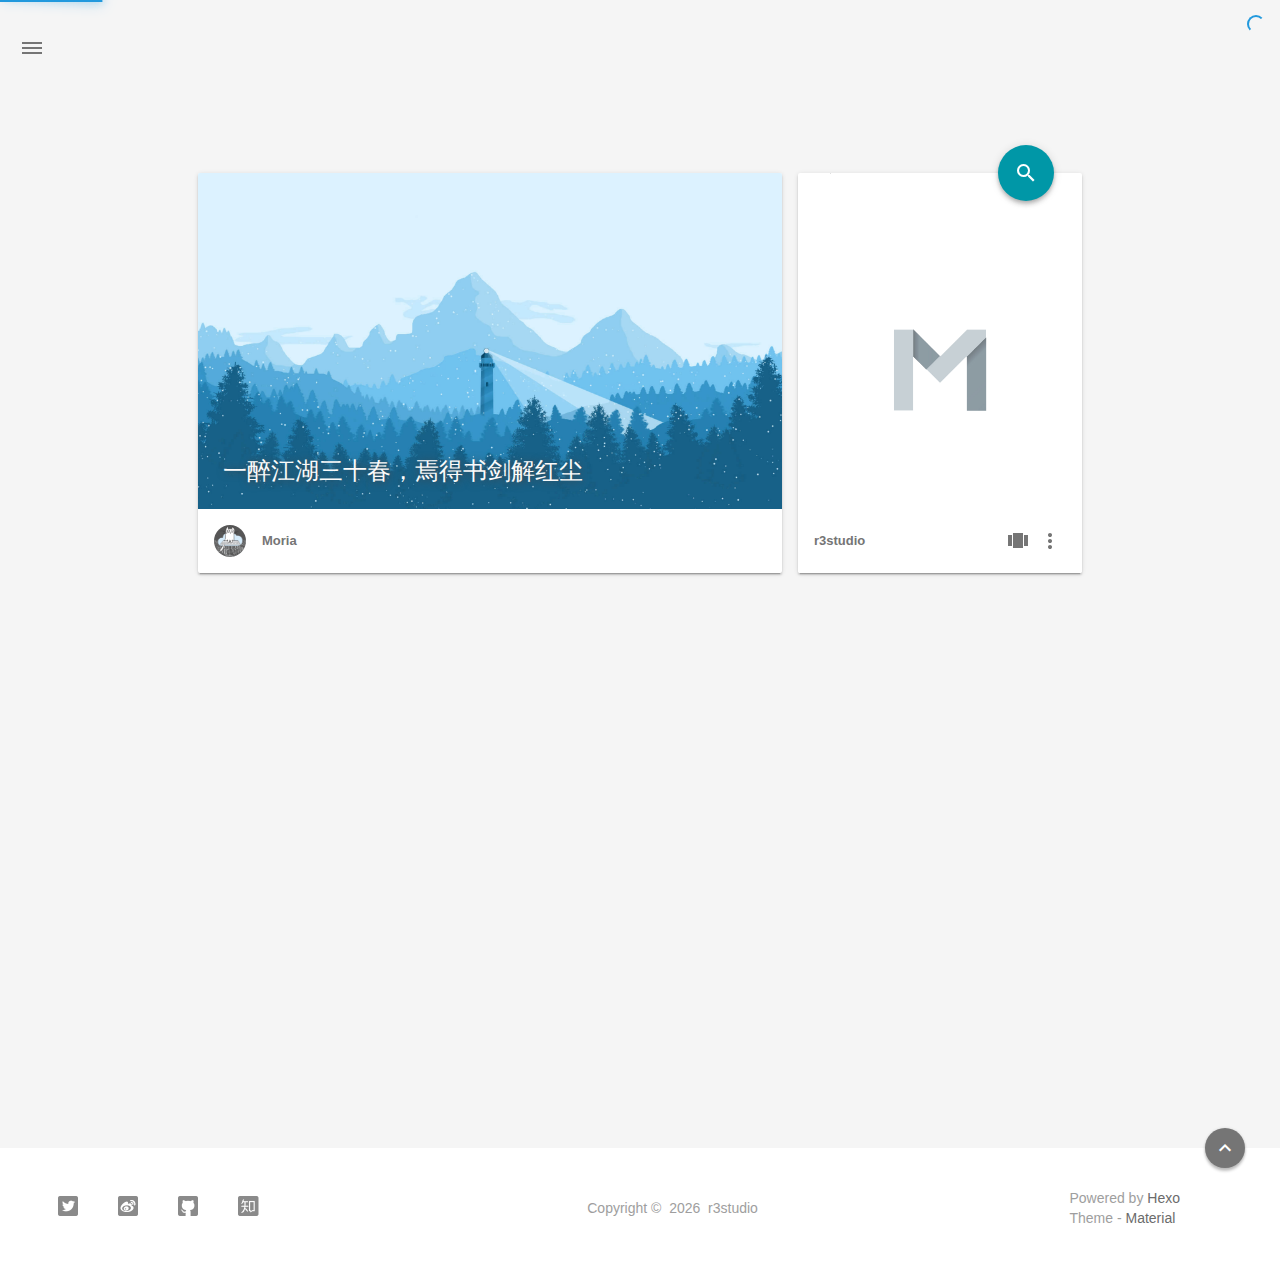
<file: index.html>
<!DOCTYPE html>
<html lang="zh">
    <head>
    <!-- 
        © Material Theme
        https://github.com/viosey/hexo-theme-material
        Version: 1.3.0 -->

    <!-- Title -->
    
    <title>
        
        r3studio
    </title>

    <!-- Favicons -->
    <link rel="icon shortcut" type="image/ico" href="/img/z.png">
    <link rel="icon" sizes="192x192" href="/img/z.png">
    <link rel="apple-touch-icon" href="/img/z.png">

    <!-- Meta & Info -->
    <meta charset="utf-8">
    <meta http-equiv="X-UA-Compatible">
    <meta name="viewport" content="width=device-width, initial-scale=1">
    <meta name="theme-color" content="#0097A7">
    <meta name="author" content="Moria">
    <meta name="description" content="一醉江湖三十春，焉得书剑解红尘">
    <meta name="keywords" content="null">

    <!--iOS -->
    <meta name="viewport" content="width=device-width, initial-scale=1, user-scalable=no">
    <meta name="apple-mobile-web-app-title" content="Title">
    <meta name="apple-mobile-web-app-capable" content="yes">
    <meta name="apple-mobile-web-app-status-bar-style" content="black">
    <meta name="HandheldFriendly" content="True">
    <meta name="MobileOptimized" content="480">

    <!-- Add to homescreen for Chrome on Android -->
    <meta name="mobile-web-app-capable" content="yes">

    <!-- Add to homescreen for Safari on iOS -->
    <meta name="apple-mobile-web-app-capable" content="yes">
    <meta name="apple-mobile-web-app-status-bar-style" content="black">
    <meta name="apple-mobile-web-app-title" content="r3studio">

    <!-- The Open Graph protocol -->
    <meta property="og:url" content="http://yoursite.com">
    <meta property="og:type" content="blog">
    <meta property="og:title" content="r3studio">
    <meta property="og:description" content="一醉江湖三十春，焉得书剑解红尘">
    

    <!--[if lte IE 9]>
        <link rel="stylesheet" href="/css/ie-blocker.css">

        
            <script src="/js/ie-blocker.zhCN.js"></script>
        
    <![endif]-->

    <!-- Import CSS -->
    <link rel="stylesheet" href="/css/material.min.css">
    <link rel="stylesheet" href="/css/style.min.css">
    <!-- Config CSS -->


<!-- Other Styles -->
<style>
  body, html {
    font-family: Roboto, "Helvetica Neue", Helvetica, "PingFang SC", "Hiragino Sans GB", "Microsoft YaHei", "微软雅黑", Arial, sans-serif;
  }

  a {
    color: #00838F;
  }

  .mdl-card__media,
  #search-label,
  #search-form-label:after,
  #scheme-Paradox .hot_tags-count,
  #scheme-Paradox .sidebar_archives-count,
  #scheme-Paradox .sidebar-colored .sidebar-header,
  #scheme-Paradox .sidebar-colored .sidebar-badge{
    background-color: #0097A7 !important;
  }

  /* Sidebar User Drop Down Menu Text Color */
  #scheme-Paradox .sidebar-colored .sidebar-nav>.dropdown>.dropdown-menu>li>a:hover,
  #scheme-Paradox .sidebar-colored .sidebar-nav>.dropdown>.dropdown-menu>li>a:focus {
    color: #0097A7 !important;
  }

  #post_entry-right-info,
  .sidebar-colored .sidebar-nav li:hover > a,
  .sidebar-colored .sidebar-nav li:hover > a i,
  .sidebar-colored .sidebar-nav li > a:hover,
  .sidebar-colored .sidebar-nav li > a:hover i,
  .sidebar-colored .sidebar-nav li > a:focus i,
  .sidebar-colored .sidebar-nav > .open > a,
  .sidebar-colored .sidebar-nav > .open > a:hover,
  .sidebar-colored .sidebar-nav > .open > a:focus,
  #ds-reset #ds-ctx .ds-ctx-entry .ds-ctx-head a {
    color: #0097A7 !important;
  }

  .toTop {
    background: #757575 !important;
  }

  .material-layout .material-post>.material-nav,
  .material-layout .material-index>.material-nav,
  .material-nav a {
    color: #757575;
  }

  #scheme-Paradox .MD-burger-layer {
    background-color: #757575;
  }

  #scheme-Paradox #post-toc-trigger-btn {
    color: #757575;
  }

  .post-toc a:hover {
    color: #00838F;
    text-decoration: underline;
  }
</style>


<!-- Theme Background Related-->

    <style>
      body{
        background-color: #F5F5F5;
      }

      /* blog_info bottom background */
      #scheme-Paradox .material-layout .something-else .mdl-card__supporting-text{
        background-color: #fff;
      }
    </style>




<!-- Fade Effect -->

    <style>
      .fade {
        transition: all 800ms linear;
        -webkit-transform: translate3d(0,0,0);
        -moz-transform: translate3d(0,0,0);
        -ms-transform: translate3d(0,0,0);
        -o-transform: translate3d(0,0,0);
        transform: translate3d(0,0,0);
        opacity: 1;
      }

      .fade.out{
        opacity: 0;
      }
    </style>



    <script src="/js/jquery.min.js"></script>
    <script src="/js/queue.js"></script>

    <!-- UC Browser Compatible -->
    <script>
        var agent = navigator.userAgent.toLowerCase();
        if(agent.indexOf('ucbrowser')>0) {
            document.write("<link rel=\"stylesheet\" href=\"/css/uc.css\">");
            alert('由于 UC 浏览器使用极旧的内核，而本网站使用了一些新的特性。\n为了您能更好的浏览，推荐使用 Chrome 或 Firefox 浏览器。');
        }
    </script>

    

    

    <!-- Bing Background -->
    

    <!-- Custom Head -->
    
</head>


    
        <body id="scheme-Paradox" class="lazy">
            <div class="material-layout  mdl-js-layout has-drawer is-upgraded">
                

                <!-- Main Container -->
                <main class="material-layout__content" id="main">

                    <!-- Top Anchor -->
                    <div id="top"></div>

                    
                        <!-- Hamburger Button -->
                        <button class="MD-burger-icon sidebar-toggle">
                            <span class="MD-burger-layer"></span>
                        </button>
                    

                    <!-- Index Module -->
<div class="material-index mdl-grid">
    
        <!-- Paradox Header -->
        <!-- Daily pic -->
<div class="mdl-card mdl-shadow--2dp daily-pic mdl-cell mdl-cell--8-col index-top-block">

    <!-- Pic & Slogan -->
    <div class="mdl-card__media mdl-color-text--grey-50" style="background-image:url(/img/daily_pic.png)">
        <p class="index-top-block-slogan"><a href="#">
        
            
                一醉江湖三十春，焉得书剑解红尘
            
        
        </a></p>
    </div>

    <!-- Avatar & Name -->
    <div class="mdl-card__supporting-text meta mdl-color-text--grey-600">
        <!-- Author Avatar -->
        <div id="author-avatar">
            <img src="/img/avatar.png" width="32px" height="32px" alt="avatar">
        </div>
        <div>
            <strong>Moria</strong>
        </div>
    </div>
</div>

        <!-- Blog info -->
<div class="mdl-card mdl-shadow--2dp something-else mdl-cell mdl-cell--8-col mdl-cell--4-col-desktop index-top-block">

    <!-- Search -->
    
    <!-- Google -->
    <div class="mdl-textfield mdl-js-textfield mdl-textfield--expandable" method="post" action="">
        <label id="search-label" class="mdl-button mdl-js-ripple-effect mdl-js-button mdl-button--fab mdl-color--accent mdl-shadow--4dp" for="search">
            <i class="material-icons mdl-color-text--white" role="presentation">search</i>
        </label>

        <form autocomplete="off" id="search-form" method="get" action="//google.com/search" accept-charset="UTF-8" class="mdl-textfield__expandable-holder" target="_blank">
            <input class="mdl-textfield__input search-input" type="search" name="q" id="search" placeholder="">
            <label id="search-form-label" class="mdl-textfield__label" for="search"></label>

            <input type="hidden" name="sitesearch" value="http://yoursite.com">
        </form>
    </div>







    <!-- LOGO -->
    <div class="something-else-logo mdl-color--white mdl-color-text--grey-600">
        <a href="#">
            <img src="/img/logo.png" alt="logo" />
        </a>
    </div>

    <!-- Infomation -->
    <div class="mdl-card__supporting-text meta meta--fill mdl-color-text--grey-600">
        <!-- Blog Title -->
        <div>
            <strong>r3studio</strong>
        </div>
        <div class="section-spacer"></div>

        <!-- Pages -->
        <button id="show-pages-button" class="mdl-button mdl-js-button mdl-js-ripple-effect mdl-button--icon">
            <i class="material-icons" role="presentation">view_carousel</i>
            <span class="visuallyhidden">Pages</span>
        </button>
        <ul class="mdl-menu mdl-js-menu mdl-menu--bottom-right" for="show-pages-button">
            
                <a class="index_share-link" href="/about" title="关于">
                    <li class="mdl-menu__item mdl-js-ripple-effect">
                        关于
                    </li>
                </a>
            
        </ul>

        <!-- Menu -->
        <button id="menubtn" class="mdl-button mdl-js-button mdl-js-ripple-effect mdl-button--icon">
            <i class="material-icons" role="presentation">more_vert</i>
            <span class="visuallyhidden">show menu</span>
        </button>
        <ul class="mdl-menu mdl-js-menu mdl-menu--bottom-right" for="menubtn">
            

            

            
                <a class="index_share-link" href="http://service.weibo.com/share/share.php?appkey=&title=r3studio&url=http://yoursite.com/&pic=&searchPic=false&style=simple" target="_blank">
                    <li class="mdl-menu__item mdl-js-ripple-effect">
                        分享到微博
                    </li>
                </a>
            

            
                <a class="index_share-link" href="https://twitter.com/intent/tweet?text=r3studio&url=http://yoursite.com/&via=Moria" target="_blank">
                    <li class="mdl-menu__item mdl-js-ripple-effect">
                        分享到 Twitter
                    </li>
                </a>
            

            

            
                <a class="index_share-link" href="https://plus.google.com/share?url=http://yoursite.com/" target="_blank">
                    <li class="mdl-menu__item mdl-js-ripple-effect">
                        分享到 Google+
                    </li>
                </a>
            

            

            

            
        </ul>
    </div>
</div>

    
    <div class="locate-thumbnail-symbol"></div>

    <!-- Pin on top -->
    

    <!-- Normal Post -->
    
        
        
            <!-- Paradox Thumbnail -->
            <div class="post_entry-module mdl-card mdl-shadow--2dp mdl-cell mdl-cell--12-col fade out">
    <!-- Post Thumbnail -->
    
        
            <!-- Random Thumbnail -->
            <div class="post_thumbnail-random mdl-card__media mdl-color-text--grey-50">
        
    

        <!-- Post Title -->
        <p class="article-headline-p"><a href="/2017/03/11/hello-world/">Hello World</a></p>
    </div>

    <!-- Post Excerpt -->
    <div class="mdl-color-text--grey-600 mdl-card__supporting-text post_entry-content">
        
            Welcome to Hexo
        
        &nbsp;&nbsp;&nbsp;
        <span>
            <a href="/2017/03/11/hello-world/" target="_self">继续阅读</a>
        </span>
    </div>
    <!-- Post_entry Info-->
    <div id="post_entry-info">
        <div id="post_entry-left-info" class="mdl-card__supporting-text meta mdl-color-text--grey-600 ">
            <!-- Author Avatar -->
            <div id="author-avatar">
                <img src="/img/avatar.png" width="44px" height="44px" alt="Moria's avatar">
            </div>
            <div>
                <strong>Moria</strong>
                <span>3月 11, 2017</span>
            </div>
        </div>
        <div id="post_entry-right-info">
            <!-- Category -->
            <span class="post_entry-category">
                
            </span>

            

            <!-- Post Views -->
            <span class="post_entry-views">
            </span>
        </div>
    </div>
</div>

        
        
        
    

    

    
        <script>
    var randomNum;

    var locatePost = $('.locate-thumbnail-symbol').next();
    for(var i = 0; i < 10; i++) {
        randomNum = Math.floor(Math.random() * 19 + 1);

        locatePost.children('.post_thumbnail-random').attr('id', 'random_thumbnail-'+randomNum);
        locatePost.children('.post_thumbnail-random').css('background-image', 'url(' + '/img/random/material-' + randomNum + '.png' + ')')

        locatePost = locatePost.next();
    }
</script>

    
</div>


                    
                        <!-- Overlay For Active Sidebar -->
<div class="sidebar-overlay"></div>

<!-- Material sidebar -->
<aside id="sidebar" class="sidebar sidebar-colored sidebar-fixed-left" role="navigation">
    <div id="sidebar-main">
        <!-- Sidebar Header -->
        <div class="sidebar-header header-cover" style="background-image: url(/img/sidebar_header.png);">
    <!-- Top bar -->
    <div class="top-bar"></div>

    <!-- Sidebar toggle button -->
    <button type="button" class="sidebar-toggle mdl-button mdl-js-button mdl-js-ripple-effect mdl-button--icon" style="display: initial;" data-upgraded=",MaterialButton,MaterialRipple">
        <i class="material-icons">clear_all</i>
        <span class="mdl-button__ripple-container">
            <span class="mdl-ripple">
            </span>
        </span>
    </button>

    <!-- Sidebar Avatar -->
    <div class="sidebar-image">
        <img src="/img/avatar.png" alt="Moria's avatar">
    </div>

    <!-- Sidebar Email -->
    <a data-toggle="dropdown" class="sidebar-brand" href="#settings-dropdown">
        zhangzy0331@gmail.com
        <b class="caret"></b>
    </a>
</div>


        <!-- Sidebar Navigation  -->
        <ul class="nav sidebar-nav">
    <!-- User dropdown  -->
    <li class="dropdown">
        <ul id="settings-dropdown" class="dropdown-menu">
            
                <li>
                    <a href="#" target="_blank" title="Email Me">
                        
                            <i class="material-icons sidebar-material-icons sidebar-indent-left1pc-element">email</i>
                        
                        Email Me
                    </a>
                </li>
            
        </ul>
    </li>

    <!-- Homepage -->
    
        <li id="sidebar-first-li">
            <a href="/" target="_self">
                
                    <i class="material-icons sidebar-material-icons">home</i>
                
                主页
            </a>
        </li>
        
            <li class="divider"></li>
        
    

    <!-- Archives  -->
    
        <li class="dropdown">
            <a href="#" class="ripple-effect dropdown-toggle" data-toggle="dropdown">
                
                    <i class="material-icons sidebar-material-icons">inbox</i>
                
                    归档
                <b class="caret"></b>
            </a>
            <ul class="dropdown-menu">
            <li>
                <a class="sidebar_archives-link" href="/archives/2017/03/">三月 2017<span class="sidebar_archives-count">1</span></a>
            </ul>
        </li>
        
            <li class="divider"></li>
        
    

    <!-- Categories  -->
    
        <li class="dropdown">
            <a href="#" class="ripple-effect dropdown-toggle" data-toggle="dropdown">
                
                    <i class="material-icons sidebar-material-icons">chrome_reader_mode</i>
                
                分类
                <b class="caret"></b>
            </a>
            <ul class="dropdown-menu">
                <li>
                
            </ul>
        </li>
        
            <li class="divider"></li>
        
    

    <!-- Pages  -->
    
        <li>
            <a href="/about" title="关于">
                
                    <i class="material-icons sidebar-material-icons">person</i>
                
                关于
            </a>
        </li>
        
    

    <!-- Article Number  -->
    
</ul>


        <!-- Sidebar Footer -->
        <!--
I'm glad you use this theme, the development is no so easy, I hope you can keep the copyright, I will thank you so much.
If you still want to delete the copyrights, could you still retain the first one? Which namely "Theme Material"
It will not impact the appearance and can give developers a lot of support :)

很高兴您使用并喜欢该主题，开发不易 十分谢谢与希望您可以保留一下版权声明。
如果您仍然想删除的话 能否只保留第一项呢？即 "Theme Material"
它不会影响美观并可以给开发者很大的支持和动力。 :)
-->

<!-- Sidebar Divider -->

    <div class="sidebar-divider"></div>


<!-- Theme Material -->

    <a href="https://github.com/viosey/hexo-theme-material"  class="sidebar-footer-text-a" target="_blank">
        <div class="sidebar-text mdl-button mdl-js-button mdl-js-ripple-effect sidebar-footer-text-div" data-upgraded=",MaterialButton,MaterialRipple">
            主题 - Material
            <span class="sidebar-badge badge-circle">i</span>
        </div>
    </a>


<!-- Help & Support -->
<!--

-->

<!-- Feedback -->
<!--

-->

<!-- About Theme -->
<!--

-->

    </div>

    <!-- Sidebar Image -->
    

</aside>

                    

                    
                        <!-- Footer Top Button -->
                        <div class="toTop-wrap">
    <a href="#top" class="toTop">
        <i class="material-icons footer_top-i">expand_less</i>
    </a>
</div>

                    

                    <!--Footer-->
<footer class="mdl-mini-footer" id="bottom">
    
        <!-- Paradox Footer Left Section -->
        <div class="mdl-mini-footer--left-section sns-list">
    <!-- Twitter -->
    
        <a href="https://twitter.com/MidPushToday" target="_blank">
            <button class="mdl-mini-footer--social-btn social-btn" style="background-image: url(/img/footer/footer_ico-twitter.png);">
                <span class="visuallyhidden">Twitter</span>
            </button><!--
     --></a>
    

    <!-- Facebook -->
    

    <!-- Google + -->
    

    <!-- Weibo -->
    
        <a href="http://weibo.com/imwata" target="_blank">
            <button class="mdl-mini-footer--social-btn social-btn" style="background-image: url(/img/footer/footer_ico-weibo.png);">
                <span class="visuallyhidden">Weibo</span>
            </button><!--
     --></a>
    

    <!-- Instagram -->
    

    <!-- Tumblr -->
    

    <!-- Github -->
    
        <a href="https://github.com/MidPushToday" target="_blank">
            <button class="mdl-mini-footer--social-btn social-btn" style="background-image: url(/img/footer/footer_ico-github.png);">
                <span class="visuallyhidden">Github</span>
            </button><!--
     --></a>
    

    <!-- LinkedIn -->
    

    <!-- Zhihu -->
    
        <a href="https://www.zhihu.com/people/r3studio" target="_blank">
            <button class="mdl-mini-footer--social-btn social-btn" style="background-image: url(/img/footer/footer_ico-zhihu.png);">
                <span class="visuallyhidden">Zhihu</span>
            </button><!--
     --></a>
    

    <!-- Bilibili -->
    

    <!-- Telegram -->
    
</div>


        <!--Copyright-->
        <div id="copyright">
            Copyright&nbsp;©&nbsp;
            <script type="text/javascript">
                var fd = new Date();
                document.write(fd.getFullYear());
            </script>
            &nbsp;r3studio
        </div>

        <!-- Paradox Footer Right Section -->

        <!--
        I am glad you use this theme, the development is no so easy, I hope you can keep the copyright.
        It will not impact the appearance and can give developers a lot of support :)

        很高兴您使用该主题，开发不易，希望您可以保留一下版权声明。
        它不会影响美观并可以给开发者很大的支持。 :)
        -->

        <div class="mdl-mini-footer--right-section">
            <div>
                <div class="footer-develop-div">Powered by <a href="https://hexo.io" target="_blank" class="footer-develop-a">Hexo</a></div>
                <div class="footer-develop-div">Theme - <a href="https://github.com/viosey/hexo-theme-material" target="_blank" class="footer-develop-a">Material</a></div>
            </div>
        </div>
    
</footer>


                    <!-- Import File -->
<script src="/js/lazyload.min.js"></script>
<script src="/js/js.min.js"></script>
<script src="/js/nprogress.js"></script>

<script type="text/javascript">
    NProgress.configure({
        showSpinner: true
    });
    NProgress.start();
    $('#nprogress .bar').css({
        'background': '#29d'
    });
    $('#nprogress .peg').css({
        'box-shadow': '0 0 10px #29d, 0 0 15px #29d'
    });
    $('#nprogress .spinner-icon').css({
        'border-top-color': '#29d',
        'border-left-color': '#29d'
    });
    setTimeout(function() {
        NProgress.done();
        $('.fade').removeClass('out');
    }, 800);
</script>





    <!-- Leancloud -->
    <script src="https://cdn1.lncld.net/static/js/av-core-mini-0.6.1.js"></script>
    <script>
        AV.initialize('r4dhco6S8dDnH1cIOBJO8Uyk-gzGzoHsz', 'py4tkaYCdG7vjSKHHHATXue7');
    </script>
    <script>
    function showTime(Counter) {
        var query = new AV.Query(Counter);
        $('.leancloud-views_num').each(function() {
            var url = $(this).attr('id').trim();
            query.equalTo('url', url);
            query.find({
                success: function(results) {
                    if (results.length === 0) {
                        var content = '0 ' + $(document.getElementById(url)).text();
                        $(document.getElementById(url)).text(content);
                        return;
                    }
                    for (var i = 0; i < results.length; i++) {
                        var object = results[i];
                        var content = object.get('time') + ' ' + $(document.getElementById(url)).text();
                        $(document.getElementById(url)).text(content);
                    }
                },
                error: function(object, error) {
                    console.log('Error: ' + error.code + ' ' + error.message);
                }
            });
        });
    }

    function addCount(Counter) {
      var Counter = AV.Object.extend('Counter');
      url = $('.leancloud-views_num').attr('id').trim();
      title = $('.leancloud-views_num').attr('data-flag-title').trim();
      var query = new AV.Query(Counter);
      query.equalTo('url', url);
      query.find({
          success: function(results) {
            if (results.length > 0) {
                var counter = results[0];
                counter.fetchWhenSave(true);
                counter.increment('time');
                counter.save(null, {
                    success: function(counter) {
                        var content =  counter.get('time') + ' ' + $(document.getElementById(url)).text();
                        $(document.getElementById(url)).text(content);
                    },
                    error: function(counter, error) {
                        console.log('Failed to save Visitor num, with error message: ' + error.message);
                    }
                });
            } else {
              var newcounter = new Counter();
              newcounter.set('title', title);
              newcounter.set('url', url);
              newcounter.set('time', 1);
              newcounter.save(null, {
                  success: function(newcounter) {
                      console.log('newcounter.get(\'time\')='+newcounter.get('time'));
                      var content = newcounter.get('time') + ' ' + $(document.getElementById(url)).text();
                      $(document.getElementById(url)).text(content);
                  },
                  error: function(newcounter, error) {
                      console.log('Failed to create');
                  }
              });
            }
        },
        error: function(error) {
            console.log('Error:' + error.code + ' ' + error.message);
        }
      });
    }
    $(function() {
        var Counter = AV.Object.extend('Counter');
        if ($('.leancloud-views_num').length === 1) {
            addCount(Counter);
        } else if ($('.post-title-link').length > 1) {
            showTime(Counter);
        }
    });
</script>










<!-- Swiftye -->


<!-- Local Search-->


<!-- Window Load-->
<script>
    $(window).load(function() {
        // Post_Toc parent position fixed
        $('.post-toc-wrap').parent('.mdl-menu__container').css('position', 'fixed');
    });
</script>

<!-- MathJax Load-->


                </main>
            </div>
        </body>
    
</html>
</file>
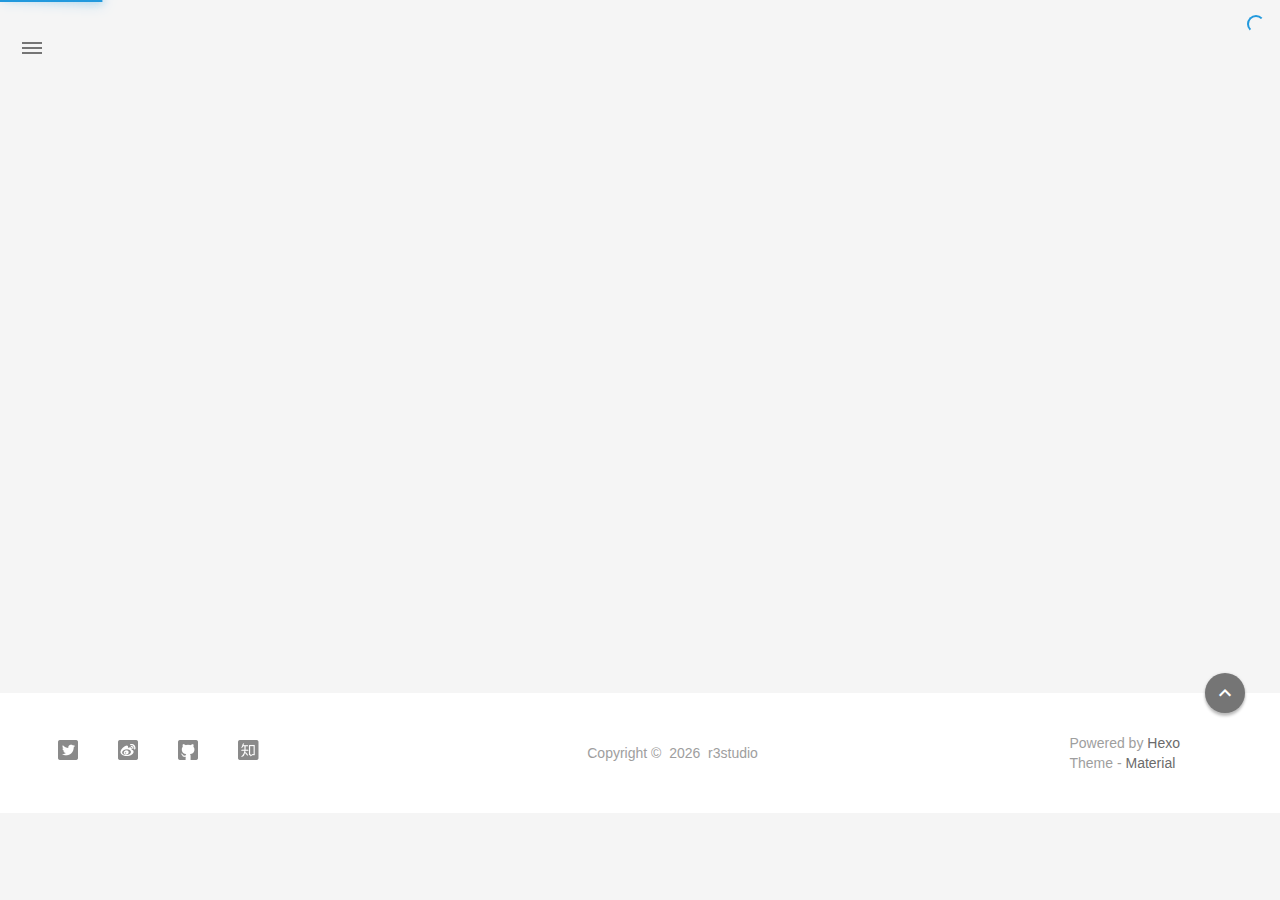
<file: archives/index.html>
<!DOCTYPE html>
<html lang="zh">
    <head>
    <!-- 
        © Material Theme
        https://github.com/viosey/hexo-theme-material
        Version: 1.3.0 -->

    <!-- Title -->
    
    <title>
        
            归档 | 
        
        r3studio
    </title>

    <!-- Favicons -->
    <link rel="icon shortcut" type="image/ico" href="/img/z.png">
    <link rel="icon" sizes="192x192" href="/img/z.png">
    <link rel="apple-touch-icon" href="/img/z.png">

    <!-- Meta & Info -->
    <meta charset="utf-8">
    <meta http-equiv="X-UA-Compatible">
    <meta name="viewport" content="width=device-width, initial-scale=1">
    <meta name="theme-color" content="#0097A7">
    <meta name="author" content="Moria">
    <meta name="description" content="一醉江湖三十春，焉得书剑解红尘">
    <meta name="keywords" content="null">

    <!--iOS -->
    <meta name="viewport" content="width=device-width, initial-scale=1, user-scalable=no">
    <meta name="apple-mobile-web-app-title" content="Title">
    <meta name="apple-mobile-web-app-capable" content="yes">
    <meta name="apple-mobile-web-app-status-bar-style" content="black">
    <meta name="HandheldFriendly" content="True">
    <meta name="MobileOptimized" content="480">

    <!-- Add to homescreen for Chrome on Android -->
    <meta name="mobile-web-app-capable" content="yes">

    <!-- Add to homescreen for Safari on iOS -->
    <meta name="apple-mobile-web-app-capable" content="yes">
    <meta name="apple-mobile-web-app-status-bar-style" content="black">
    <meta name="apple-mobile-web-app-title" content="r3studio">

    <!-- The Open Graph protocol -->
    <meta property="og:url" content="http://yoursite.com">
    <meta property="og:type" content="blog">
    <meta property="og:title" content="归档 | r3studio">
    <meta property="og:description" content="一醉江湖三十春，焉得书剑解红尘">
    

    <!--[if lte IE 9]>
        <link rel="stylesheet" href="/css/ie-blocker.css">

        
            <script src="/js/ie-blocker.zhCN.js"></script>
        
    <![endif]-->

    <!-- Import CSS -->
    <link rel="stylesheet" href="/css/material.min.css">
    <link rel="stylesheet" href="/css/style.min.css">
    <!-- Config CSS -->


<!-- Other Styles -->
<style>
  body, html {
    font-family: Roboto, "Helvetica Neue", Helvetica, "PingFang SC", "Hiragino Sans GB", "Microsoft YaHei", "微软雅黑", Arial, sans-serif;
  }

  a {
    color: #00838F;
  }

  .mdl-card__media,
  #search-label,
  #search-form-label:after,
  #scheme-Paradox .hot_tags-count,
  #scheme-Paradox .sidebar_archives-count,
  #scheme-Paradox .sidebar-colored .sidebar-header,
  #scheme-Paradox .sidebar-colored .sidebar-badge{
    background-color: #0097A7 !important;
  }

  /* Sidebar User Drop Down Menu Text Color */
  #scheme-Paradox .sidebar-colored .sidebar-nav>.dropdown>.dropdown-menu>li>a:hover,
  #scheme-Paradox .sidebar-colored .sidebar-nav>.dropdown>.dropdown-menu>li>a:focus {
    color: #0097A7 !important;
  }

  #post_entry-right-info,
  .sidebar-colored .sidebar-nav li:hover > a,
  .sidebar-colored .sidebar-nav li:hover > a i,
  .sidebar-colored .sidebar-nav li > a:hover,
  .sidebar-colored .sidebar-nav li > a:hover i,
  .sidebar-colored .sidebar-nav li > a:focus i,
  .sidebar-colored .sidebar-nav > .open > a,
  .sidebar-colored .sidebar-nav > .open > a:hover,
  .sidebar-colored .sidebar-nav > .open > a:focus,
  #ds-reset #ds-ctx .ds-ctx-entry .ds-ctx-head a {
    color: #0097A7 !important;
  }

  .toTop {
    background: #757575 !important;
  }

  .material-layout .material-post>.material-nav,
  .material-layout .material-index>.material-nav,
  .material-nav a {
    color: #757575;
  }

  #scheme-Paradox .MD-burger-layer {
    background-color: #757575;
  }

  #scheme-Paradox #post-toc-trigger-btn {
    color: #757575;
  }

  .post-toc a:hover {
    color: #00838F;
    text-decoration: underline;
  }
</style>


<!-- Theme Background Related-->

    <style>
      body{
        background-color: #F5F5F5;
      }

      /* blog_info bottom background */
      #scheme-Paradox .material-layout .something-else .mdl-card__supporting-text{
        background-color: #fff;
      }
    </style>




<!-- Fade Effect -->

    <style>
      .fade {
        transition: all 800ms linear;
        -webkit-transform: translate3d(0,0,0);
        -moz-transform: translate3d(0,0,0);
        -ms-transform: translate3d(0,0,0);
        -o-transform: translate3d(0,0,0);
        transform: translate3d(0,0,0);
        opacity: 1;
      }

      .fade.out{
        opacity: 0;
      }
    </style>



    <script src="/js/jquery.min.js"></script>
    <script src="/js/queue.js"></script>

    <!-- UC Browser Compatible -->
    <script>
        var agent = navigator.userAgent.toLowerCase();
        if(agent.indexOf('ucbrowser')>0) {
            document.write("<link rel=\"stylesheet\" href=\"/css/uc.css\">");
            alert('由于 UC 浏览器使用极旧的内核，而本网站使用了一些新的特性。\n为了您能更好的浏览，推荐使用 Chrome 或 Firefox 浏览器。');
        }
    </script>

    

    

    <!-- Bing Background -->
    

    <!-- Custom Head -->
    
</head>


    
        <body id="scheme-Paradox" class="lazy">
            <div class="material-layout  mdl-js-layout has-drawer is-upgraded">
                

                <!-- Main Container -->
                <main class="material-layout__content" id="main">

                    <!-- Top Anchor -->
                    <div id="top"></div>

                    
                        <!-- Hamburger Button -->
                        <button class="MD-burger-icon sidebar-toggle">
                            <span class="MD-burger-layer"></span>
                        </button>
                    

                    <!-- Index Module -->
<div class="material-index mdl-grid">
    
    <div class="locate-thumbnail-symbol"></div>

    <!-- Pin on top -->
    

    <!-- Normal Post -->
    
        
        
            <!-- Paradox Thumbnail -->
            <div class="post_entry-module mdl-card mdl-shadow--2dp mdl-cell mdl-cell--12-col fade out">
    <!-- Post Thumbnail -->
    
        
            <!-- Random Thumbnail -->
            <div class="post_thumbnail-random mdl-card__media mdl-color-text--grey-50">
        
    

        <!-- Post Title -->
        <p class="article-headline-p"><a href="/2017/03/11/hello-world/">Hello World</a></p>
    </div>

    <!-- Post Excerpt -->
    <div class="mdl-color-text--grey-600 mdl-card__supporting-text post_entry-content">
        
            Welcome to Hexo
        
        &nbsp;&nbsp;&nbsp;
        <span>
            <a href="/2017/03/11/hello-world/" target="_self">继续阅读</a>
        </span>
    </div>
    <!-- Post_entry Info-->
    <div id="post_entry-info">
        <div id="post_entry-left-info" class="mdl-card__supporting-text meta mdl-color-text--grey-600 ">
            <!-- Author Avatar -->
            <div id="author-avatar">
                <img src="/img/avatar.png" width="44px" height="44px" alt="Moria's avatar">
            </div>
            <div>
                <strong>Moria</strong>
                <span>3月 11, 2017</span>
            </div>
        </div>
        <div id="post_entry-right-info">
            <!-- Category -->
            <span class="post_entry-category">
                
            </span>

            

            <!-- Post Views -->
            <span class="post_entry-views">
            </span>
        </div>
    </div>
</div>

        
        
        
    

    

    
        <script>
    var randomNum;

    var locatePost = $('.locate-thumbnail-symbol').next();
    for(var i = 0; i < 10; i++) {
        randomNum = Math.floor(Math.random() * 19 + 1);

        locatePost.children('.post_thumbnail-random').attr('id', 'random_thumbnail-'+randomNum);
        locatePost.children('.post_thumbnail-random').css('background-image', 'url(' + '/img/random/material-' + randomNum + '.png' + ')')

        locatePost = locatePost.next();
    }
</script>

    
</div>


                    
                        <!-- Overlay For Active Sidebar -->
<div class="sidebar-overlay"></div>

<!-- Material sidebar -->
<aside id="sidebar" class="sidebar sidebar-colored sidebar-fixed-left" role="navigation">
    <div id="sidebar-main">
        <!-- Sidebar Header -->
        <div class="sidebar-header header-cover" style="background-image: url(/img/sidebar_header.png);">
    <!-- Top bar -->
    <div class="top-bar"></div>

    <!-- Sidebar toggle button -->
    <button type="button" class="sidebar-toggle mdl-button mdl-js-button mdl-js-ripple-effect mdl-button--icon" style="display: initial;" data-upgraded=",MaterialButton,MaterialRipple">
        <i class="material-icons">clear_all</i>
        <span class="mdl-button__ripple-container">
            <span class="mdl-ripple">
            </span>
        </span>
    </button>

    <!-- Sidebar Avatar -->
    <div class="sidebar-image">
        <img src="/img/avatar.png" alt="Moria's avatar">
    </div>

    <!-- Sidebar Email -->
    <a data-toggle="dropdown" class="sidebar-brand" href="#settings-dropdown">
        zhangzy0331@gmail.com
        <b class="caret"></b>
    </a>
</div>


        <!-- Sidebar Navigation  -->
        <ul class="nav sidebar-nav">
    <!-- User dropdown  -->
    <li class="dropdown">
        <ul id="settings-dropdown" class="dropdown-menu">
            
                <li>
                    <a href="#" target="_blank" title="Email Me">
                        
                            <i class="material-icons sidebar-material-icons sidebar-indent-left1pc-element">email</i>
                        
                        Email Me
                    </a>
                </li>
            
        </ul>
    </li>

    <!-- Homepage -->
    
        <li id="sidebar-first-li">
            <a href="/" target="_self">
                
                    <i class="material-icons sidebar-material-icons">home</i>
                
                主页
            </a>
        </li>
        
            <li class="divider"></li>
        
    

    <!-- Archives  -->
    
        <li class="dropdown">
            <a href="#" class="ripple-effect dropdown-toggle" data-toggle="dropdown">
                
                    <i class="material-icons sidebar-material-icons">inbox</i>
                
                    归档
                <b class="caret"></b>
            </a>
            <ul class="dropdown-menu">
            <li>
                <a class="sidebar_archives-link" href="/archives/2017/03/">三月 2017<span class="sidebar_archives-count">1</span></a>
            </ul>
        </li>
        
            <li class="divider"></li>
        
    

    <!-- Categories  -->
    
        <li class="dropdown">
            <a href="#" class="ripple-effect dropdown-toggle" data-toggle="dropdown">
                
                    <i class="material-icons sidebar-material-icons">chrome_reader_mode</i>
                
                分类
                <b class="caret"></b>
            </a>
            <ul class="dropdown-menu">
                <li>
                
            </ul>
        </li>
        
            <li class="divider"></li>
        
    

    <!-- Pages  -->
    
        <li>
            <a href="/about" title="关于">
                
                    <i class="material-icons sidebar-material-icons">person</i>
                
                关于
            </a>
        </li>
        
    

    <!-- Article Number  -->
    
</ul>


        <!-- Sidebar Footer -->
        <!--
I'm glad you use this theme, the development is no so easy, I hope you can keep the copyright, I will thank you so much.
If you still want to delete the copyrights, could you still retain the first one? Which namely "Theme Material"
It will not impact the appearance and can give developers a lot of support :)

很高兴您使用并喜欢该主题，开发不易 十分谢谢与希望您可以保留一下版权声明。
如果您仍然想删除的话 能否只保留第一项呢？即 "Theme Material"
它不会影响美观并可以给开发者很大的支持和动力。 :)
-->

<!-- Sidebar Divider -->

    <div class="sidebar-divider"></div>


<!-- Theme Material -->

    <a href="https://github.com/viosey/hexo-theme-material"  class="sidebar-footer-text-a" target="_blank">
        <div class="sidebar-text mdl-button mdl-js-button mdl-js-ripple-effect sidebar-footer-text-div" data-upgraded=",MaterialButton,MaterialRipple">
            主题 - Material
            <span class="sidebar-badge badge-circle">i</span>
        </div>
    </a>


<!-- Help & Support -->
<!--

-->

<!-- Feedback -->
<!--

-->

<!-- About Theme -->
<!--

-->

    </div>

    <!-- Sidebar Image -->
    

</aside>

                    

                    
                        <!-- Footer Top Button -->
                        <div class="toTop-wrap">
    <a href="#top" class="toTop">
        <i class="material-icons footer_top-i">expand_less</i>
    </a>
</div>

                    

                    <!--Footer-->
<footer class="mdl-mini-footer" id="bottom">
    
        <!-- Paradox Footer Left Section -->
        <div class="mdl-mini-footer--left-section sns-list">
    <!-- Twitter -->
    
        <a href="https://twitter.com/MidPushToday" target="_blank">
            <button class="mdl-mini-footer--social-btn social-btn" style="background-image: url(/img/footer/footer_ico-twitter.png);">
                <span class="visuallyhidden">Twitter</span>
            </button><!--
     --></a>
    

    <!-- Facebook -->
    

    <!-- Google + -->
    

    <!-- Weibo -->
    
        <a href="http://weibo.com/imwata" target="_blank">
            <button class="mdl-mini-footer--social-btn social-btn" style="background-image: url(/img/footer/footer_ico-weibo.png);">
                <span class="visuallyhidden">Weibo</span>
            </button><!--
     --></a>
    

    <!-- Instagram -->
    

    <!-- Tumblr -->
    

    <!-- Github -->
    
        <a href="https://github.com/MidPushToday" target="_blank">
            <button class="mdl-mini-footer--social-btn social-btn" style="background-image: url(/img/footer/footer_ico-github.png);">
                <span class="visuallyhidden">Github</span>
            </button><!--
     --></a>
    

    <!-- LinkedIn -->
    

    <!-- Zhihu -->
    
        <a href="https://www.zhihu.com/people/r3studio" target="_blank">
            <button class="mdl-mini-footer--social-btn social-btn" style="background-image: url(/img/footer/footer_ico-zhihu.png);">
                <span class="visuallyhidden">Zhihu</span>
            </button><!--
     --></a>
    

    <!-- Bilibili -->
    

    <!-- Telegram -->
    
</div>


        <!--Copyright-->
        <div id="copyright">
            Copyright&nbsp;©&nbsp;
            <script type="text/javascript">
                var fd = new Date();
                document.write(fd.getFullYear());
            </script>
            &nbsp;r3studio
        </div>

        <!-- Paradox Footer Right Section -->

        <!--
        I am glad you use this theme, the development is no so easy, I hope you can keep the copyright.
        It will not impact the appearance and can give developers a lot of support :)

        很高兴您使用该主题，开发不易，希望您可以保留一下版权声明。
        它不会影响美观并可以给开发者很大的支持。 :)
        -->

        <div class="mdl-mini-footer--right-section">
            <div>
                <div class="footer-develop-div">Powered by <a href="https://hexo.io" target="_blank" class="footer-develop-a">Hexo</a></div>
                <div class="footer-develop-div">Theme - <a href="https://github.com/viosey/hexo-theme-material" target="_blank" class="footer-develop-a">Material</a></div>
            </div>
        </div>
    
</footer>


                    <!-- Import File -->
<script src="/js/lazyload.min.js"></script>
<script src="/js/js.min.js"></script>
<script src="/js/nprogress.js"></script>

<script type="text/javascript">
    NProgress.configure({
        showSpinner: true
    });
    NProgress.start();
    $('#nprogress .bar').css({
        'background': '#29d'
    });
    $('#nprogress .peg').css({
        'box-shadow': '0 0 10px #29d, 0 0 15px #29d'
    });
    $('#nprogress .spinner-icon').css({
        'border-top-color': '#29d',
        'border-left-color': '#29d'
    });
    setTimeout(function() {
        NProgress.done();
        $('.fade').removeClass('out');
    }, 800);
</script>





    <!-- Leancloud -->
    <script src="https://cdn1.lncld.net/static/js/av-core-mini-0.6.1.js"></script>
    <script>
        AV.initialize('r4dhco6S8dDnH1cIOBJO8Uyk-gzGzoHsz', 'py4tkaYCdG7vjSKHHHATXue7');
    </script>
    <script>
    function showTime(Counter) {
        var query = new AV.Query(Counter);
        $('.leancloud-views_num').each(function() {
            var url = $(this).attr('id').trim();
            query.equalTo('url', url);
            query.find({
                success: function(results) {
                    if (results.length === 0) {
                        var content = '0 ' + $(document.getElementById(url)).text();
                        $(document.getElementById(url)).text(content);
                        return;
                    }
                    for (var i = 0; i < results.length; i++) {
                        var object = results[i];
                        var content = object.get('time') + ' ' + $(document.getElementById(url)).text();
                        $(document.getElementById(url)).text(content);
                    }
                },
                error: function(object, error) {
                    console.log('Error: ' + error.code + ' ' + error.message);
                }
            });
        });
    }

    function addCount(Counter) {
      var Counter = AV.Object.extend('Counter');
      url = $('.leancloud-views_num').attr('id').trim();
      title = $('.leancloud-views_num').attr('data-flag-title').trim();
      var query = new AV.Query(Counter);
      query.equalTo('url', url);
      query.find({
          success: function(results) {
            if (results.length > 0) {
                var counter = results[0];
                counter.fetchWhenSave(true);
                counter.increment('time');
                counter.save(null, {
                    success: function(counter) {
                        var content =  counter.get('time') + ' ' + $(document.getElementById(url)).text();
                        $(document.getElementById(url)).text(content);
                    },
                    error: function(counter, error) {
                        console.log('Failed to save Visitor num, with error message: ' + error.message);
                    }
                });
            } else {
              var newcounter = new Counter();
              newcounter.set('title', title);
              newcounter.set('url', url);
              newcounter.set('time', 1);
              newcounter.save(null, {
                  success: function(newcounter) {
                      console.log('newcounter.get(\'time\')='+newcounter.get('time'));
                      var content = newcounter.get('time') + ' ' + $(document.getElementById(url)).text();
                      $(document.getElementById(url)).text(content);
                  },
                  error: function(newcounter, error) {
                      console.log('Failed to create');
                  }
              });
            }
        },
        error: function(error) {
            console.log('Error:' + error.code + ' ' + error.message);
        }
      });
    }
    $(function() {
        var Counter = AV.Object.extend('Counter');
        if ($('.leancloud-views_num').length === 1) {
            addCount(Counter);
        } else if ($('.post-title-link').length > 1) {
            showTime(Counter);
        }
    });
</script>










<!-- Swiftye -->


<!-- Local Search-->


<!-- Window Load-->
<script>
    $(window).load(function() {
        // Post_Toc parent position fixed
        $('.post-toc-wrap').parent('.mdl-menu__container').css('position', 'fixed');
    });
</script>

<!-- MathJax Load-->


                </main>
            </div>
        </body>
    
</html>
</file>
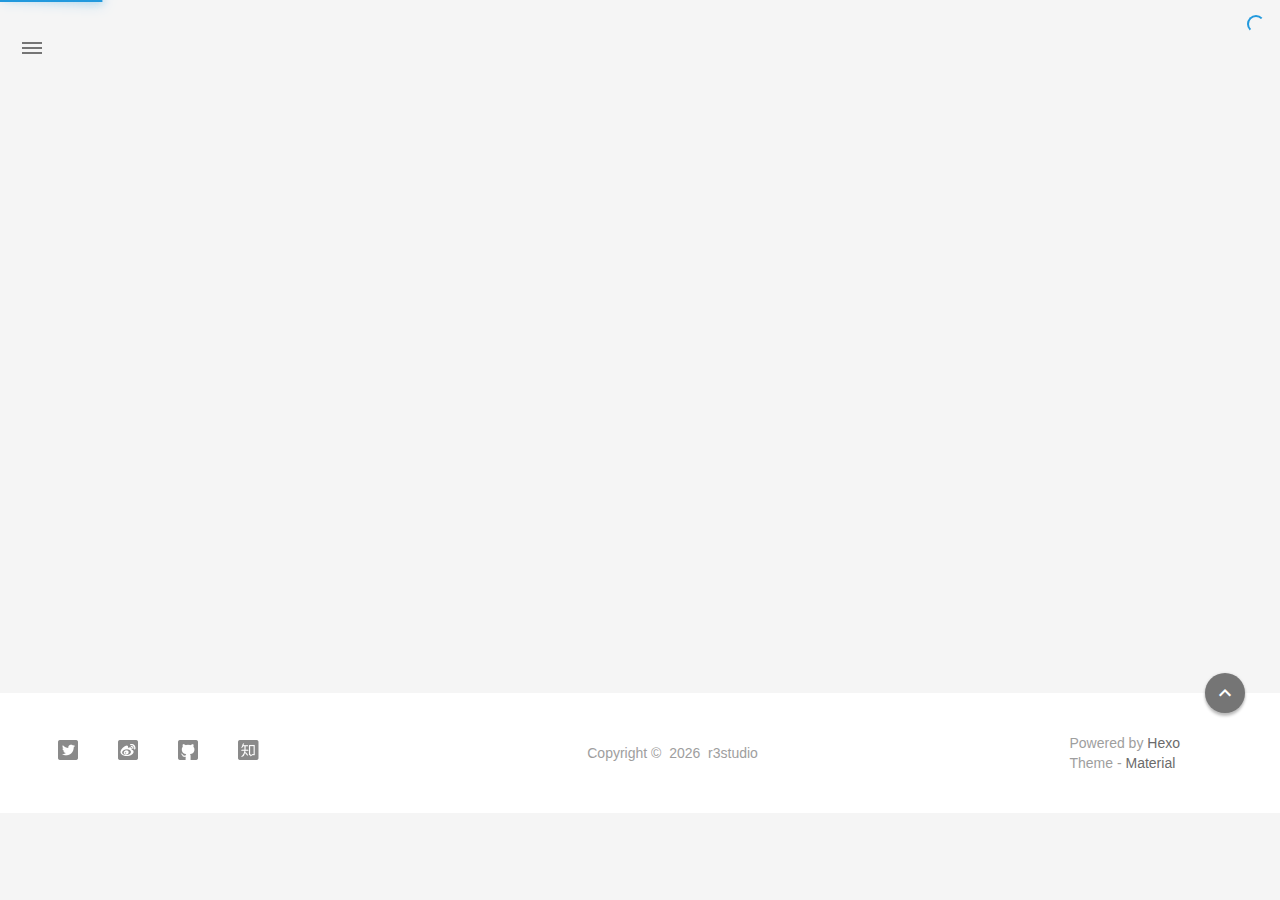
<file: archives/2017/index.html>
<!DOCTYPE html>
<html lang="zh">
    <head>
    <!-- 
        © Material Theme
        https://github.com/viosey/hexo-theme-material
        Version: 1.3.0 -->

    <!-- Title -->
    
    <title>
        
            归档: 2017 | 
        
        r3studio
    </title>

    <!-- Favicons -->
    <link rel="icon shortcut" type="image/ico" href="/img/z.png">
    <link rel="icon" sizes="192x192" href="/img/z.png">
    <link rel="apple-touch-icon" href="/img/z.png">

    <!-- Meta & Info -->
    <meta charset="utf-8">
    <meta http-equiv="X-UA-Compatible">
    <meta name="viewport" content="width=device-width, initial-scale=1">
    <meta name="theme-color" content="#0097A7">
    <meta name="author" content="Moria">
    <meta name="description" content="一醉江湖三十春，焉得书剑解红尘">
    <meta name="keywords" content="null">

    <!--iOS -->
    <meta name="viewport" content="width=device-width, initial-scale=1, user-scalable=no">
    <meta name="apple-mobile-web-app-title" content="Title">
    <meta name="apple-mobile-web-app-capable" content="yes">
    <meta name="apple-mobile-web-app-status-bar-style" content="black">
    <meta name="HandheldFriendly" content="True">
    <meta name="MobileOptimized" content="480">

    <!-- Add to homescreen for Chrome on Android -->
    <meta name="mobile-web-app-capable" content="yes">

    <!-- Add to homescreen for Safari on iOS -->
    <meta name="apple-mobile-web-app-capable" content="yes">
    <meta name="apple-mobile-web-app-status-bar-style" content="black">
    <meta name="apple-mobile-web-app-title" content="r3studio">

    <!-- The Open Graph protocol -->
    <meta property="og:url" content="http://yoursite.com">
    <meta property="og:type" content="blog">
    <meta property="og:title" content="归档: 2017 | r3studio">
    <meta property="og:description" content="一醉江湖三十春，焉得书剑解红尘">
    

    <!--[if lte IE 9]>
        <link rel="stylesheet" href="/css/ie-blocker.css">

        
            <script src="/js/ie-blocker.zhCN.js"></script>
        
    <![endif]-->

    <!-- Import CSS -->
    <link rel="stylesheet" href="/css/material.min.css">
    <link rel="stylesheet" href="/css/style.min.css">
    <!-- Config CSS -->


<!-- Other Styles -->
<style>
  body, html {
    font-family: Roboto, "Helvetica Neue", Helvetica, "PingFang SC", "Hiragino Sans GB", "Microsoft YaHei", "微软雅黑", Arial, sans-serif;
  }

  a {
    color: #00838F;
  }

  .mdl-card__media,
  #search-label,
  #search-form-label:after,
  #scheme-Paradox .hot_tags-count,
  #scheme-Paradox .sidebar_archives-count,
  #scheme-Paradox .sidebar-colored .sidebar-header,
  #scheme-Paradox .sidebar-colored .sidebar-badge{
    background-color: #0097A7 !important;
  }

  /* Sidebar User Drop Down Menu Text Color */
  #scheme-Paradox .sidebar-colored .sidebar-nav>.dropdown>.dropdown-menu>li>a:hover,
  #scheme-Paradox .sidebar-colored .sidebar-nav>.dropdown>.dropdown-menu>li>a:focus {
    color: #0097A7 !important;
  }

  #post_entry-right-info,
  .sidebar-colored .sidebar-nav li:hover > a,
  .sidebar-colored .sidebar-nav li:hover > a i,
  .sidebar-colored .sidebar-nav li > a:hover,
  .sidebar-colored .sidebar-nav li > a:hover i,
  .sidebar-colored .sidebar-nav li > a:focus i,
  .sidebar-colored .sidebar-nav > .open > a,
  .sidebar-colored .sidebar-nav > .open > a:hover,
  .sidebar-colored .sidebar-nav > .open > a:focus,
  #ds-reset #ds-ctx .ds-ctx-entry .ds-ctx-head a {
    color: #0097A7 !important;
  }

  .toTop {
    background: #757575 !important;
  }

  .material-layout .material-post>.material-nav,
  .material-layout .material-index>.material-nav,
  .material-nav a {
    color: #757575;
  }

  #scheme-Paradox .MD-burger-layer {
    background-color: #757575;
  }

  #scheme-Paradox #post-toc-trigger-btn {
    color: #757575;
  }

  .post-toc a:hover {
    color: #00838F;
    text-decoration: underline;
  }
</style>


<!-- Theme Background Related-->

    <style>
      body{
        background-color: #F5F5F5;
      }

      /* blog_info bottom background */
      #scheme-Paradox .material-layout .something-else .mdl-card__supporting-text{
        background-color: #fff;
      }
    </style>




<!-- Fade Effect -->

    <style>
      .fade {
        transition: all 800ms linear;
        -webkit-transform: translate3d(0,0,0);
        -moz-transform: translate3d(0,0,0);
        -ms-transform: translate3d(0,0,0);
        -o-transform: translate3d(0,0,0);
        transform: translate3d(0,0,0);
        opacity: 1;
      }

      .fade.out{
        opacity: 0;
      }
    </style>



    <script src="/js/jquery.min.js"></script>
    <script src="/js/queue.js"></script>

    <!-- UC Browser Compatible -->
    <script>
        var agent = navigator.userAgent.toLowerCase();
        if(agent.indexOf('ucbrowser')>0) {
            document.write("<link rel=\"stylesheet\" href=\"/css/uc.css\">");
            alert('由于 UC 浏览器使用极旧的内核，而本网站使用了一些新的特性。\n为了您能更好的浏览，推荐使用 Chrome 或 Firefox 浏览器。');
        }
    </script>

    

    

    <!-- Bing Background -->
    

    <!-- Custom Head -->
    
</head>


    
        <body id="scheme-Paradox" class="lazy">
            <div class="material-layout  mdl-js-layout has-drawer is-upgraded">
                

                <!-- Main Container -->
                <main class="material-layout__content" id="main">

                    <!-- Top Anchor -->
                    <div id="top"></div>

                    
                        <!-- Hamburger Button -->
                        <button class="MD-burger-icon sidebar-toggle">
                            <span class="MD-burger-layer"></span>
                        </button>
                    

                    <!-- Index Module -->
<div class="material-index mdl-grid">
    
    <div class="locate-thumbnail-symbol"></div>

    <!-- Pin on top -->
    

    <!-- Normal Post -->
    
        
        
            <!-- Paradox Thumbnail -->
            <div class="post_entry-module mdl-card mdl-shadow--2dp mdl-cell mdl-cell--12-col fade out">
    <!-- Post Thumbnail -->
    
        
            <!-- Random Thumbnail -->
            <div class="post_thumbnail-random mdl-card__media mdl-color-text--grey-50">
        
    

        <!-- Post Title -->
        <p class="article-headline-p"><a href="/2017/03/11/hello-world/">Hello World</a></p>
    </div>

    <!-- Post Excerpt -->
    <div class="mdl-color-text--grey-600 mdl-card__supporting-text post_entry-content">
        
            Welcome to Hexo
        
        &nbsp;&nbsp;&nbsp;
        <span>
            <a href="/2017/03/11/hello-world/" target="_self">继续阅读</a>
        </span>
    </div>
    <!-- Post_entry Info-->
    <div id="post_entry-info">
        <div id="post_entry-left-info" class="mdl-card__supporting-text meta mdl-color-text--grey-600 ">
            <!-- Author Avatar -->
            <div id="author-avatar">
                <img src="/img/avatar.png" width="44px" height="44px" alt="Moria's avatar">
            </div>
            <div>
                <strong>Moria</strong>
                <span>3月 11, 2017</span>
            </div>
        </div>
        <div id="post_entry-right-info">
            <!-- Category -->
            <span class="post_entry-category">
                
            </span>

            

            <!-- Post Views -->
            <span class="post_entry-views">
            </span>
        </div>
    </div>
</div>

        
        
        
    

    

    
        <script>
    var randomNum;

    var locatePost = $('.locate-thumbnail-symbol').next();
    for(var i = 0; i < 10; i++) {
        randomNum = Math.floor(Math.random() * 19 + 1);

        locatePost.children('.post_thumbnail-random').attr('id', 'random_thumbnail-'+randomNum);
        locatePost.children('.post_thumbnail-random').css('background-image', 'url(' + '/img/random/material-' + randomNum + '.png' + ')')

        locatePost = locatePost.next();
    }
</script>

    
</div>


                    
                        <!-- Overlay For Active Sidebar -->
<div class="sidebar-overlay"></div>

<!-- Material sidebar -->
<aside id="sidebar" class="sidebar sidebar-colored sidebar-fixed-left" role="navigation">
    <div id="sidebar-main">
        <!-- Sidebar Header -->
        <div class="sidebar-header header-cover" style="background-image: url(/img/sidebar_header.png);">
    <!-- Top bar -->
    <div class="top-bar"></div>

    <!-- Sidebar toggle button -->
    <button type="button" class="sidebar-toggle mdl-button mdl-js-button mdl-js-ripple-effect mdl-button--icon" style="display: initial;" data-upgraded=",MaterialButton,MaterialRipple">
        <i class="material-icons">clear_all</i>
        <span class="mdl-button__ripple-container">
            <span class="mdl-ripple">
            </span>
        </span>
    </button>

    <!-- Sidebar Avatar -->
    <div class="sidebar-image">
        <img src="/img/avatar.png" alt="Moria's avatar">
    </div>

    <!-- Sidebar Email -->
    <a data-toggle="dropdown" class="sidebar-brand" href="#settings-dropdown">
        zhangzy0331@gmail.com
        <b class="caret"></b>
    </a>
</div>


        <!-- Sidebar Navigation  -->
        <ul class="nav sidebar-nav">
    <!-- User dropdown  -->
    <li class="dropdown">
        <ul id="settings-dropdown" class="dropdown-menu">
            
                <li>
                    <a href="#" target="_blank" title="Email Me">
                        
                            <i class="material-icons sidebar-material-icons sidebar-indent-left1pc-element">email</i>
                        
                        Email Me
                    </a>
                </li>
            
        </ul>
    </li>

    <!-- Homepage -->
    
        <li id="sidebar-first-li">
            <a href="/" target="_self">
                
                    <i class="material-icons sidebar-material-icons">home</i>
                
                主页
            </a>
        </li>
        
            <li class="divider"></li>
        
    

    <!-- Archives  -->
    
        <li class="dropdown">
            <a href="#" class="ripple-effect dropdown-toggle" data-toggle="dropdown">
                
                    <i class="material-icons sidebar-material-icons">inbox</i>
                
                    归档
                <b class="caret"></b>
            </a>
            <ul class="dropdown-menu">
            <li>
                <a class="sidebar_archives-link" href="/archives/2017/03/">三月 2017<span class="sidebar_archives-count">1</span></a>
            </ul>
        </li>
        
            <li class="divider"></li>
        
    

    <!-- Categories  -->
    
        <li class="dropdown">
            <a href="#" class="ripple-effect dropdown-toggle" data-toggle="dropdown">
                
                    <i class="material-icons sidebar-material-icons">chrome_reader_mode</i>
                
                分类
                <b class="caret"></b>
            </a>
            <ul class="dropdown-menu">
                <li>
                
            </ul>
        </li>
        
            <li class="divider"></li>
        
    

    <!-- Pages  -->
    
        <li>
            <a href="/about" title="关于">
                
                    <i class="material-icons sidebar-material-icons">person</i>
                
                关于
            </a>
        </li>
        
    

    <!-- Article Number  -->
    
</ul>


        <!-- Sidebar Footer -->
        <!--
I'm glad you use this theme, the development is no so easy, I hope you can keep the copyright, I will thank you so much.
If you still want to delete the copyrights, could you still retain the first one? Which namely "Theme Material"
It will not impact the appearance and can give developers a lot of support :)

很高兴您使用并喜欢该主题，开发不易 十分谢谢与希望您可以保留一下版权声明。
如果您仍然想删除的话 能否只保留第一项呢？即 "Theme Material"
它不会影响美观并可以给开发者很大的支持和动力。 :)
-->

<!-- Sidebar Divider -->

    <div class="sidebar-divider"></div>


<!-- Theme Material -->

    <a href="https://github.com/viosey/hexo-theme-material"  class="sidebar-footer-text-a" target="_blank">
        <div class="sidebar-text mdl-button mdl-js-button mdl-js-ripple-effect sidebar-footer-text-div" data-upgraded=",MaterialButton,MaterialRipple">
            主题 - Material
            <span class="sidebar-badge badge-circle">i</span>
        </div>
    </a>


<!-- Help & Support -->
<!--

-->

<!-- Feedback -->
<!--

-->

<!-- About Theme -->
<!--

-->

    </div>

    <!-- Sidebar Image -->
    

</aside>

                    

                    
                        <!-- Footer Top Button -->
                        <div class="toTop-wrap">
    <a href="#top" class="toTop">
        <i class="material-icons footer_top-i">expand_less</i>
    </a>
</div>

                    

                    <!--Footer-->
<footer class="mdl-mini-footer" id="bottom">
    
        <!-- Paradox Footer Left Section -->
        <div class="mdl-mini-footer--left-section sns-list">
    <!-- Twitter -->
    
        <a href="https://twitter.com/MidPushToday" target="_blank">
            <button class="mdl-mini-footer--social-btn social-btn" style="background-image: url(/img/footer/footer_ico-twitter.png);">
                <span class="visuallyhidden">Twitter</span>
            </button><!--
     --></a>
    

    <!-- Facebook -->
    

    <!-- Google + -->
    

    <!-- Weibo -->
    
        <a href="http://weibo.com/imwata" target="_blank">
            <button class="mdl-mini-footer--social-btn social-btn" style="background-image: url(/img/footer/footer_ico-weibo.png);">
                <span class="visuallyhidden">Weibo</span>
            </button><!--
     --></a>
    

    <!-- Instagram -->
    

    <!-- Tumblr -->
    

    <!-- Github -->
    
        <a href="https://github.com/MidPushToday" target="_blank">
            <button class="mdl-mini-footer--social-btn social-btn" style="background-image: url(/img/footer/footer_ico-github.png);">
                <span class="visuallyhidden">Github</span>
            </button><!--
     --></a>
    

    <!-- LinkedIn -->
    

    <!-- Zhihu -->
    
        <a href="https://www.zhihu.com/people/r3studio" target="_blank">
            <button class="mdl-mini-footer--social-btn social-btn" style="background-image: url(/img/footer/footer_ico-zhihu.png);">
                <span class="visuallyhidden">Zhihu</span>
            </button><!--
     --></a>
    

    <!-- Bilibili -->
    

    <!-- Telegram -->
    
</div>


        <!--Copyright-->
        <div id="copyright">
            Copyright&nbsp;©&nbsp;
            <script type="text/javascript">
                var fd = new Date();
                document.write(fd.getFullYear());
            </script>
            &nbsp;r3studio
        </div>

        <!-- Paradox Footer Right Section -->

        <!--
        I am glad you use this theme, the development is no so easy, I hope you can keep the copyright.
        It will not impact the appearance and can give developers a lot of support :)

        很高兴您使用该主题，开发不易，希望您可以保留一下版权声明。
        它不会影响美观并可以给开发者很大的支持。 :)
        -->

        <div class="mdl-mini-footer--right-section">
            <div>
                <div class="footer-develop-div">Powered by <a href="https://hexo.io" target="_blank" class="footer-develop-a">Hexo</a></div>
                <div class="footer-develop-div">Theme - <a href="https://github.com/viosey/hexo-theme-material" target="_blank" class="footer-develop-a">Material</a></div>
            </div>
        </div>
    
</footer>


                    <!-- Import File -->
<script src="/js/lazyload.min.js"></script>
<script src="/js/js.min.js"></script>
<script src="/js/nprogress.js"></script>

<script type="text/javascript">
    NProgress.configure({
        showSpinner: true
    });
    NProgress.start();
    $('#nprogress .bar').css({
        'background': '#29d'
    });
    $('#nprogress .peg').css({
        'box-shadow': '0 0 10px #29d, 0 0 15px #29d'
    });
    $('#nprogress .spinner-icon').css({
        'border-top-color': '#29d',
        'border-left-color': '#29d'
    });
    setTimeout(function() {
        NProgress.done();
        $('.fade').removeClass('out');
    }, 800);
</script>





    <!-- Leancloud -->
    <script src="https://cdn1.lncld.net/static/js/av-core-mini-0.6.1.js"></script>
    <script>
        AV.initialize('r4dhco6S8dDnH1cIOBJO8Uyk-gzGzoHsz', 'py4tkaYCdG7vjSKHHHATXue7');
    </script>
    <script>
    function showTime(Counter) {
        var query = new AV.Query(Counter);
        $('.leancloud-views_num').each(function() {
            var url = $(this).attr('id').trim();
            query.equalTo('url', url);
            query.find({
                success: function(results) {
                    if (results.length === 0) {
                        var content = '0 ' + $(document.getElementById(url)).text();
                        $(document.getElementById(url)).text(content);
                        return;
                    }
                    for (var i = 0; i < results.length; i++) {
                        var object = results[i];
                        var content = object.get('time') + ' ' + $(document.getElementById(url)).text();
                        $(document.getElementById(url)).text(content);
                    }
                },
                error: function(object, error) {
                    console.log('Error: ' + error.code + ' ' + error.message);
                }
            });
        });
    }

    function addCount(Counter) {
      var Counter = AV.Object.extend('Counter');
      url = $('.leancloud-views_num').attr('id').trim();
      title = $('.leancloud-views_num').attr('data-flag-title').trim();
      var query = new AV.Query(Counter);
      query.equalTo('url', url);
      query.find({
          success: function(results) {
            if (results.length > 0) {
                var counter = results[0];
                counter.fetchWhenSave(true);
                counter.increment('time');
                counter.save(null, {
                    success: function(counter) {
                        var content =  counter.get('time') + ' ' + $(document.getElementById(url)).text();
                        $(document.getElementById(url)).text(content);
                    },
                    error: function(counter, error) {
                        console.log('Failed to save Visitor num, with error message: ' + error.message);
                    }
                });
            } else {
              var newcounter = new Counter();
              newcounter.set('title', title);
              newcounter.set('url', url);
              newcounter.set('time', 1);
              newcounter.save(null, {
                  success: function(newcounter) {
                      console.log('newcounter.get(\'time\')='+newcounter.get('time'));
                      var content = newcounter.get('time') + ' ' + $(document.getElementById(url)).text();
                      $(document.getElementById(url)).text(content);
                  },
                  error: function(newcounter, error) {
                      console.log('Failed to create');
                  }
              });
            }
        },
        error: function(error) {
            console.log('Error:' + error.code + ' ' + error.message);
        }
      });
    }
    $(function() {
        var Counter = AV.Object.extend('Counter');
        if ($('.leancloud-views_num').length === 1) {
            addCount(Counter);
        } else if ($('.post-title-link').length > 1) {
            showTime(Counter);
        }
    });
</script>










<!-- Swiftye -->


<!-- Local Search-->


<!-- Window Load-->
<script>
    $(window).load(function() {
        // Post_Toc parent position fixed
        $('.post-toc-wrap').parent('.mdl-menu__container').css('position', 'fixed');
    });
</script>

<!-- MathJax Load-->


                </main>
            </div>
        </body>
    
</html>
</file>
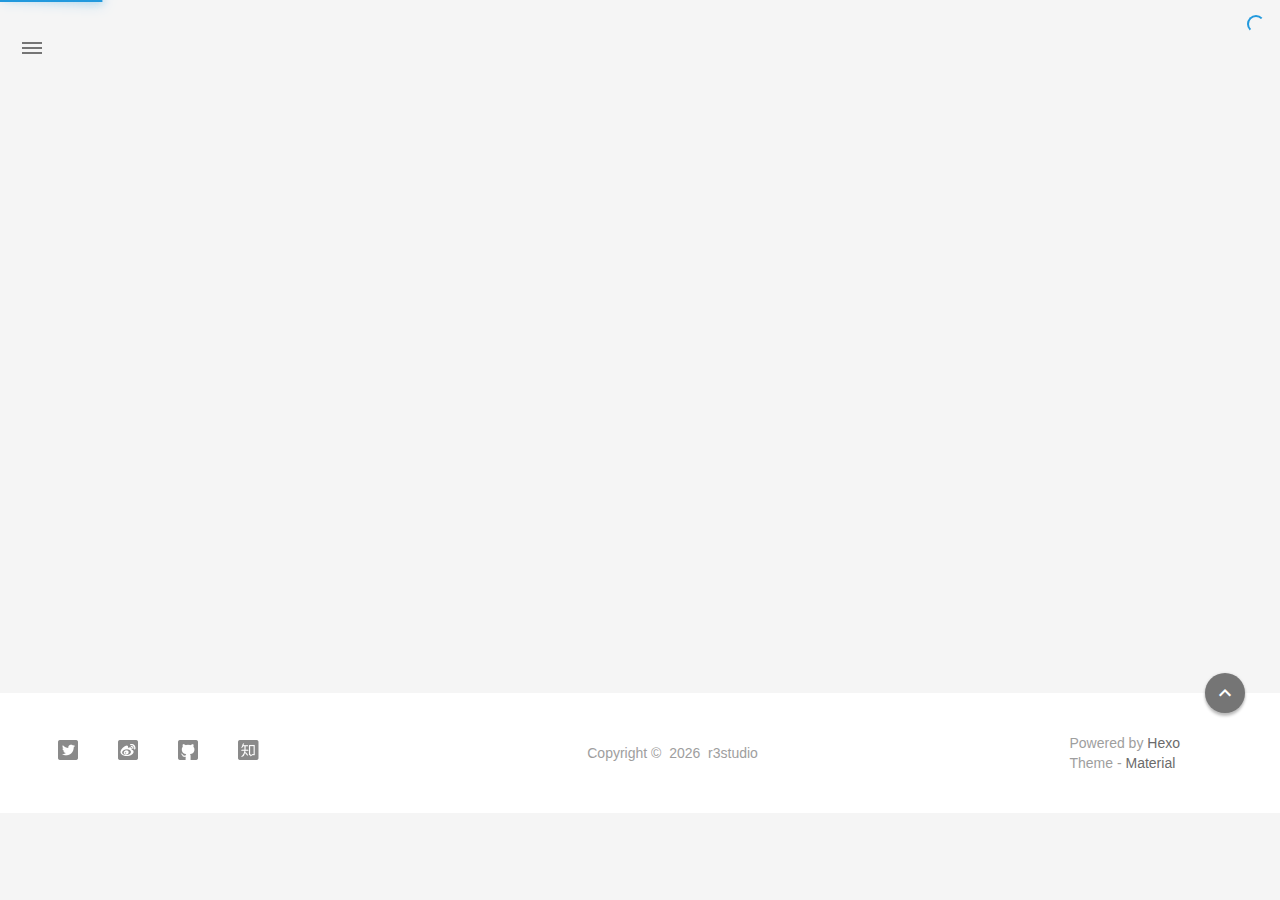
<file: archives/2017/03/index.html>
<!DOCTYPE html>
<html lang="zh">
    <head>
    <!-- 
        © Material Theme
        https://github.com/viosey/hexo-theme-material
        Version: 1.3.0 -->

    <!-- Title -->
    
    <title>
        
            归档: 2017/3 | 
        
        r3studio
    </title>

    <!-- Favicons -->
    <link rel="icon shortcut" type="image/ico" href="/img/z.png">
    <link rel="icon" sizes="192x192" href="/img/z.png">
    <link rel="apple-touch-icon" href="/img/z.png">

    <!-- Meta & Info -->
    <meta charset="utf-8">
    <meta http-equiv="X-UA-Compatible">
    <meta name="viewport" content="width=device-width, initial-scale=1">
    <meta name="theme-color" content="#0097A7">
    <meta name="author" content="Moria">
    <meta name="description" content="一醉江湖三十春，焉得书剑解红尘">
    <meta name="keywords" content="null">

    <!--iOS -->
    <meta name="viewport" content="width=device-width, initial-scale=1, user-scalable=no">
    <meta name="apple-mobile-web-app-title" content="Title">
    <meta name="apple-mobile-web-app-capable" content="yes">
    <meta name="apple-mobile-web-app-status-bar-style" content="black">
    <meta name="HandheldFriendly" content="True">
    <meta name="MobileOptimized" content="480">

    <!-- Add to homescreen for Chrome on Android -->
    <meta name="mobile-web-app-capable" content="yes">

    <!-- Add to homescreen for Safari on iOS -->
    <meta name="apple-mobile-web-app-capable" content="yes">
    <meta name="apple-mobile-web-app-status-bar-style" content="black">
    <meta name="apple-mobile-web-app-title" content="r3studio">

    <!-- The Open Graph protocol -->
    <meta property="og:url" content="http://yoursite.com">
    <meta property="og:type" content="blog">
    <meta property="og:title" content="归档: 2017/3 | r3studio">
    <meta property="og:description" content="一醉江湖三十春，焉得书剑解红尘">
    

    <!--[if lte IE 9]>
        <link rel="stylesheet" href="/css/ie-blocker.css">

        
            <script src="/js/ie-blocker.zhCN.js"></script>
        
    <![endif]-->

    <!-- Import CSS -->
    <link rel="stylesheet" href="/css/material.min.css">
    <link rel="stylesheet" href="/css/style.min.css">
    <!-- Config CSS -->


<!-- Other Styles -->
<style>
  body, html {
    font-family: Roboto, "Helvetica Neue", Helvetica, "PingFang SC", "Hiragino Sans GB", "Microsoft YaHei", "微软雅黑", Arial, sans-serif;
  }

  a {
    color: #00838F;
  }

  .mdl-card__media,
  #search-label,
  #search-form-label:after,
  #scheme-Paradox .hot_tags-count,
  #scheme-Paradox .sidebar_archives-count,
  #scheme-Paradox .sidebar-colored .sidebar-header,
  #scheme-Paradox .sidebar-colored .sidebar-badge{
    background-color: #0097A7 !important;
  }

  /* Sidebar User Drop Down Menu Text Color */
  #scheme-Paradox .sidebar-colored .sidebar-nav>.dropdown>.dropdown-menu>li>a:hover,
  #scheme-Paradox .sidebar-colored .sidebar-nav>.dropdown>.dropdown-menu>li>a:focus {
    color: #0097A7 !important;
  }

  #post_entry-right-info,
  .sidebar-colored .sidebar-nav li:hover > a,
  .sidebar-colored .sidebar-nav li:hover > a i,
  .sidebar-colored .sidebar-nav li > a:hover,
  .sidebar-colored .sidebar-nav li > a:hover i,
  .sidebar-colored .sidebar-nav li > a:focus i,
  .sidebar-colored .sidebar-nav > .open > a,
  .sidebar-colored .sidebar-nav > .open > a:hover,
  .sidebar-colored .sidebar-nav > .open > a:focus,
  #ds-reset #ds-ctx .ds-ctx-entry .ds-ctx-head a {
    color: #0097A7 !important;
  }

  .toTop {
    background: #757575 !important;
  }

  .material-layout .material-post>.material-nav,
  .material-layout .material-index>.material-nav,
  .material-nav a {
    color: #757575;
  }

  #scheme-Paradox .MD-burger-layer {
    background-color: #757575;
  }

  #scheme-Paradox #post-toc-trigger-btn {
    color: #757575;
  }

  .post-toc a:hover {
    color: #00838F;
    text-decoration: underline;
  }
</style>


<!-- Theme Background Related-->

    <style>
      body{
        background-color: #F5F5F5;
      }

      /* blog_info bottom background */
      #scheme-Paradox .material-layout .something-else .mdl-card__supporting-text{
        background-color: #fff;
      }
    </style>




<!-- Fade Effect -->

    <style>
      .fade {
        transition: all 800ms linear;
        -webkit-transform: translate3d(0,0,0);
        -moz-transform: translate3d(0,0,0);
        -ms-transform: translate3d(0,0,0);
        -o-transform: translate3d(0,0,0);
        transform: translate3d(0,0,0);
        opacity: 1;
      }

      .fade.out{
        opacity: 0;
      }
    </style>



    <script src="/js/jquery.min.js"></script>
    <script src="/js/queue.js"></script>

    <!-- UC Browser Compatible -->
    <script>
        var agent = navigator.userAgent.toLowerCase();
        if(agent.indexOf('ucbrowser')>0) {
            document.write("<link rel=\"stylesheet\" href=\"/css/uc.css\">");
            alert('由于 UC 浏览器使用极旧的内核，而本网站使用了一些新的特性。\n为了您能更好的浏览，推荐使用 Chrome 或 Firefox 浏览器。');
        }
    </script>

    

    

    <!-- Bing Background -->
    

    <!-- Custom Head -->
    
</head>


    
        <body id="scheme-Paradox" class="lazy">
            <div class="material-layout  mdl-js-layout has-drawer is-upgraded">
                

                <!-- Main Container -->
                <main class="material-layout__content" id="main">

                    <!-- Top Anchor -->
                    <div id="top"></div>

                    
                        <!-- Hamburger Button -->
                        <button class="MD-burger-icon sidebar-toggle">
                            <span class="MD-burger-layer"></span>
                        </button>
                    

                    <!-- Index Module -->
<div class="material-index mdl-grid">
    
    <div class="locate-thumbnail-symbol"></div>

    <!-- Pin on top -->
    

    <!-- Normal Post -->
    
        
        
            <!-- Paradox Thumbnail -->
            <div class="post_entry-module mdl-card mdl-shadow--2dp mdl-cell mdl-cell--12-col fade out">
    <!-- Post Thumbnail -->
    
        
            <!-- Random Thumbnail -->
            <div class="post_thumbnail-random mdl-card__media mdl-color-text--grey-50">
        
    

        <!-- Post Title -->
        <p class="article-headline-p"><a href="/2017/03/11/hello-world/">Hello World</a></p>
    </div>

    <!-- Post Excerpt -->
    <div class="mdl-color-text--grey-600 mdl-card__supporting-text post_entry-content">
        
            Welcome to Hexo
        
        &nbsp;&nbsp;&nbsp;
        <span>
            <a href="/2017/03/11/hello-world/" target="_self">继续阅读</a>
        </span>
    </div>
    <!-- Post_entry Info-->
    <div id="post_entry-info">
        <div id="post_entry-left-info" class="mdl-card__supporting-text meta mdl-color-text--grey-600 ">
            <!-- Author Avatar -->
            <div id="author-avatar">
                <img src="/img/avatar.png" width="44px" height="44px" alt="Moria's avatar">
            </div>
            <div>
                <strong>Moria</strong>
                <span>3月 11, 2017</span>
            </div>
        </div>
        <div id="post_entry-right-info">
            <!-- Category -->
            <span class="post_entry-category">
                
            </span>

            

            <!-- Post Views -->
            <span class="post_entry-views">
            </span>
        </div>
    </div>
</div>

        
        
        
    

    

    
        <script>
    var randomNum;

    var locatePost = $('.locate-thumbnail-symbol').next();
    for(var i = 0; i < 10; i++) {
        randomNum = Math.floor(Math.random() * 19 + 1);

        locatePost.children('.post_thumbnail-random').attr('id', 'random_thumbnail-'+randomNum);
        locatePost.children('.post_thumbnail-random').css('background-image', 'url(' + '/img/random/material-' + randomNum + '.png' + ')')

        locatePost = locatePost.next();
    }
</script>

    
</div>


                    
                        <!-- Overlay For Active Sidebar -->
<div class="sidebar-overlay"></div>

<!-- Material sidebar -->
<aside id="sidebar" class="sidebar sidebar-colored sidebar-fixed-left" role="navigation">
    <div id="sidebar-main">
        <!-- Sidebar Header -->
        <div class="sidebar-header header-cover" style="background-image: url(/img/sidebar_header.png);">
    <!-- Top bar -->
    <div class="top-bar"></div>

    <!-- Sidebar toggle button -->
    <button type="button" class="sidebar-toggle mdl-button mdl-js-button mdl-js-ripple-effect mdl-button--icon" style="display: initial;" data-upgraded=",MaterialButton,MaterialRipple">
        <i class="material-icons">clear_all</i>
        <span class="mdl-button__ripple-container">
            <span class="mdl-ripple">
            </span>
        </span>
    </button>

    <!-- Sidebar Avatar -->
    <div class="sidebar-image">
        <img src="/img/avatar.png" alt="Moria's avatar">
    </div>

    <!-- Sidebar Email -->
    <a data-toggle="dropdown" class="sidebar-brand" href="#settings-dropdown">
        zhangzy0331@gmail.com
        <b class="caret"></b>
    </a>
</div>


        <!-- Sidebar Navigation  -->
        <ul class="nav sidebar-nav">
    <!-- User dropdown  -->
    <li class="dropdown">
        <ul id="settings-dropdown" class="dropdown-menu">
            
                <li>
                    <a href="#" target="_blank" title="Email Me">
                        
                            <i class="material-icons sidebar-material-icons sidebar-indent-left1pc-element">email</i>
                        
                        Email Me
                    </a>
                </li>
            
        </ul>
    </li>

    <!-- Homepage -->
    
        <li id="sidebar-first-li">
            <a href="/" target="_self">
                
                    <i class="material-icons sidebar-material-icons">home</i>
                
                主页
            </a>
        </li>
        
            <li class="divider"></li>
        
    

    <!-- Archives  -->
    
        <li class="dropdown">
            <a href="#" class="ripple-effect dropdown-toggle" data-toggle="dropdown">
                
                    <i class="material-icons sidebar-material-icons">inbox</i>
                
                    归档
                <b class="caret"></b>
            </a>
            <ul class="dropdown-menu">
            <li>
                <a class="sidebar_archives-link" href="/archives/2017/03/">三月 2017<span class="sidebar_archives-count">1</span></a>
            </ul>
        </li>
        
            <li class="divider"></li>
        
    

    <!-- Categories  -->
    
        <li class="dropdown">
            <a href="#" class="ripple-effect dropdown-toggle" data-toggle="dropdown">
                
                    <i class="material-icons sidebar-material-icons">chrome_reader_mode</i>
                
                分类
                <b class="caret"></b>
            </a>
            <ul class="dropdown-menu">
                <li>
                
            </ul>
        </li>
        
            <li class="divider"></li>
        
    

    <!-- Pages  -->
    
        <li>
            <a href="/about" title="关于">
                
                    <i class="material-icons sidebar-material-icons">person</i>
                
                关于
            </a>
        </li>
        
    

    <!-- Article Number  -->
    
</ul>


        <!-- Sidebar Footer -->
        <!--
I'm glad you use this theme, the development is no so easy, I hope you can keep the copyright, I will thank you so much.
If you still want to delete the copyrights, could you still retain the first one? Which namely "Theme Material"
It will not impact the appearance and can give developers a lot of support :)

很高兴您使用并喜欢该主题，开发不易 十分谢谢与希望您可以保留一下版权声明。
如果您仍然想删除的话 能否只保留第一项呢？即 "Theme Material"
它不会影响美观并可以给开发者很大的支持和动力。 :)
-->

<!-- Sidebar Divider -->

    <div class="sidebar-divider"></div>


<!-- Theme Material -->

    <a href="https://github.com/viosey/hexo-theme-material"  class="sidebar-footer-text-a" target="_blank">
        <div class="sidebar-text mdl-button mdl-js-button mdl-js-ripple-effect sidebar-footer-text-div" data-upgraded=",MaterialButton,MaterialRipple">
            主题 - Material
            <span class="sidebar-badge badge-circle">i</span>
        </div>
    </a>


<!-- Help & Support -->
<!--

-->

<!-- Feedback -->
<!--

-->

<!-- About Theme -->
<!--

-->

    </div>

    <!-- Sidebar Image -->
    

</aside>

                    

                    
                        <!-- Footer Top Button -->
                        <div class="toTop-wrap">
    <a href="#top" class="toTop">
        <i class="material-icons footer_top-i">expand_less</i>
    </a>
</div>

                    

                    <!--Footer-->
<footer class="mdl-mini-footer" id="bottom">
    
        <!-- Paradox Footer Left Section -->
        <div class="mdl-mini-footer--left-section sns-list">
    <!-- Twitter -->
    
        <a href="https://twitter.com/MidPushToday" target="_blank">
            <button class="mdl-mini-footer--social-btn social-btn" style="background-image: url(/img/footer/footer_ico-twitter.png);">
                <span class="visuallyhidden">Twitter</span>
            </button><!--
     --></a>
    

    <!-- Facebook -->
    

    <!-- Google + -->
    

    <!-- Weibo -->
    
        <a href="http://weibo.com/imwata" target="_blank">
            <button class="mdl-mini-footer--social-btn social-btn" style="background-image: url(/img/footer/footer_ico-weibo.png);">
                <span class="visuallyhidden">Weibo</span>
            </button><!--
     --></a>
    

    <!-- Instagram -->
    

    <!-- Tumblr -->
    

    <!-- Github -->
    
        <a href="https://github.com/MidPushToday" target="_blank">
            <button class="mdl-mini-footer--social-btn social-btn" style="background-image: url(/img/footer/footer_ico-github.png);">
                <span class="visuallyhidden">Github</span>
            </button><!--
     --></a>
    

    <!-- LinkedIn -->
    

    <!-- Zhihu -->
    
        <a href="https://www.zhihu.com/people/r3studio" target="_blank">
            <button class="mdl-mini-footer--social-btn social-btn" style="background-image: url(/img/footer/footer_ico-zhihu.png);">
                <span class="visuallyhidden">Zhihu</span>
            </button><!--
     --></a>
    

    <!-- Bilibili -->
    

    <!-- Telegram -->
    
</div>


        <!--Copyright-->
        <div id="copyright">
            Copyright&nbsp;©&nbsp;
            <script type="text/javascript">
                var fd = new Date();
                document.write(fd.getFullYear());
            </script>
            &nbsp;r3studio
        </div>

        <!-- Paradox Footer Right Section -->

        <!--
        I am glad you use this theme, the development is no so easy, I hope you can keep the copyright.
        It will not impact the appearance and can give developers a lot of support :)

        很高兴您使用该主题，开发不易，希望您可以保留一下版权声明。
        它不会影响美观并可以给开发者很大的支持。 :)
        -->

        <div class="mdl-mini-footer--right-section">
            <div>
                <div class="footer-develop-div">Powered by <a href="https://hexo.io" target="_blank" class="footer-develop-a">Hexo</a></div>
                <div class="footer-develop-div">Theme - <a href="https://github.com/viosey/hexo-theme-material" target="_blank" class="footer-develop-a">Material</a></div>
            </div>
        </div>
    
</footer>


                    <!-- Import File -->
<script src="/js/lazyload.min.js"></script>
<script src="/js/js.min.js"></script>
<script src="/js/nprogress.js"></script>

<script type="text/javascript">
    NProgress.configure({
        showSpinner: true
    });
    NProgress.start();
    $('#nprogress .bar').css({
        'background': '#29d'
    });
    $('#nprogress .peg').css({
        'box-shadow': '0 0 10px #29d, 0 0 15px #29d'
    });
    $('#nprogress .spinner-icon').css({
        'border-top-color': '#29d',
        'border-left-color': '#29d'
    });
    setTimeout(function() {
        NProgress.done();
        $('.fade').removeClass('out');
    }, 800);
</script>





    <!-- Leancloud -->
    <script src="https://cdn1.lncld.net/static/js/av-core-mini-0.6.1.js"></script>
    <script>
        AV.initialize('r4dhco6S8dDnH1cIOBJO8Uyk-gzGzoHsz', 'py4tkaYCdG7vjSKHHHATXue7');
    </script>
    <script>
    function showTime(Counter) {
        var query = new AV.Query(Counter);
        $('.leancloud-views_num').each(function() {
            var url = $(this).attr('id').trim();
            query.equalTo('url', url);
            query.find({
                success: function(results) {
                    if (results.length === 0) {
                        var content = '0 ' + $(document.getElementById(url)).text();
                        $(document.getElementById(url)).text(content);
                        return;
                    }
                    for (var i = 0; i < results.length; i++) {
                        var object = results[i];
                        var content = object.get('time') + ' ' + $(document.getElementById(url)).text();
                        $(document.getElementById(url)).text(content);
                    }
                },
                error: function(object, error) {
                    console.log('Error: ' + error.code + ' ' + error.message);
                }
            });
        });
    }

    function addCount(Counter) {
      var Counter = AV.Object.extend('Counter');
      url = $('.leancloud-views_num').attr('id').trim();
      title = $('.leancloud-views_num').attr('data-flag-title').trim();
      var query = new AV.Query(Counter);
      query.equalTo('url', url);
      query.find({
          success: function(results) {
            if (results.length > 0) {
                var counter = results[0];
                counter.fetchWhenSave(true);
                counter.increment('time');
                counter.save(null, {
                    success: function(counter) {
                        var content =  counter.get('time') + ' ' + $(document.getElementById(url)).text();
                        $(document.getElementById(url)).text(content);
                    },
                    error: function(counter, error) {
                        console.log('Failed to save Visitor num, with error message: ' + error.message);
                    }
                });
            } else {
              var newcounter = new Counter();
              newcounter.set('title', title);
              newcounter.set('url', url);
              newcounter.set('time', 1);
              newcounter.save(null, {
                  success: function(newcounter) {
                      console.log('newcounter.get(\'time\')='+newcounter.get('time'));
                      var content = newcounter.get('time') + ' ' + $(document.getElementById(url)).text();
                      $(document.getElementById(url)).text(content);
                  },
                  error: function(newcounter, error) {
                      console.log('Failed to create');
                  }
              });
            }
        },
        error: function(error) {
            console.log('Error:' + error.code + ' ' + error.message);
        }
      });
    }
    $(function() {
        var Counter = AV.Object.extend('Counter');
        if ($('.leancloud-views_num').length === 1) {
            addCount(Counter);
        } else if ($('.post-title-link').length > 1) {
            showTime(Counter);
        }
    });
</script>










<!-- Swiftye -->


<!-- Local Search-->


<!-- Window Load-->
<script>
    $(window).load(function() {
        // Post_Toc parent position fixed
        $('.post-toc-wrap').parent('.mdl-menu__container').css('position', 'fixed');
    });
</script>

<!-- MathJax Load-->


                </main>
            </div>
        </body>
    
</html>
</file>
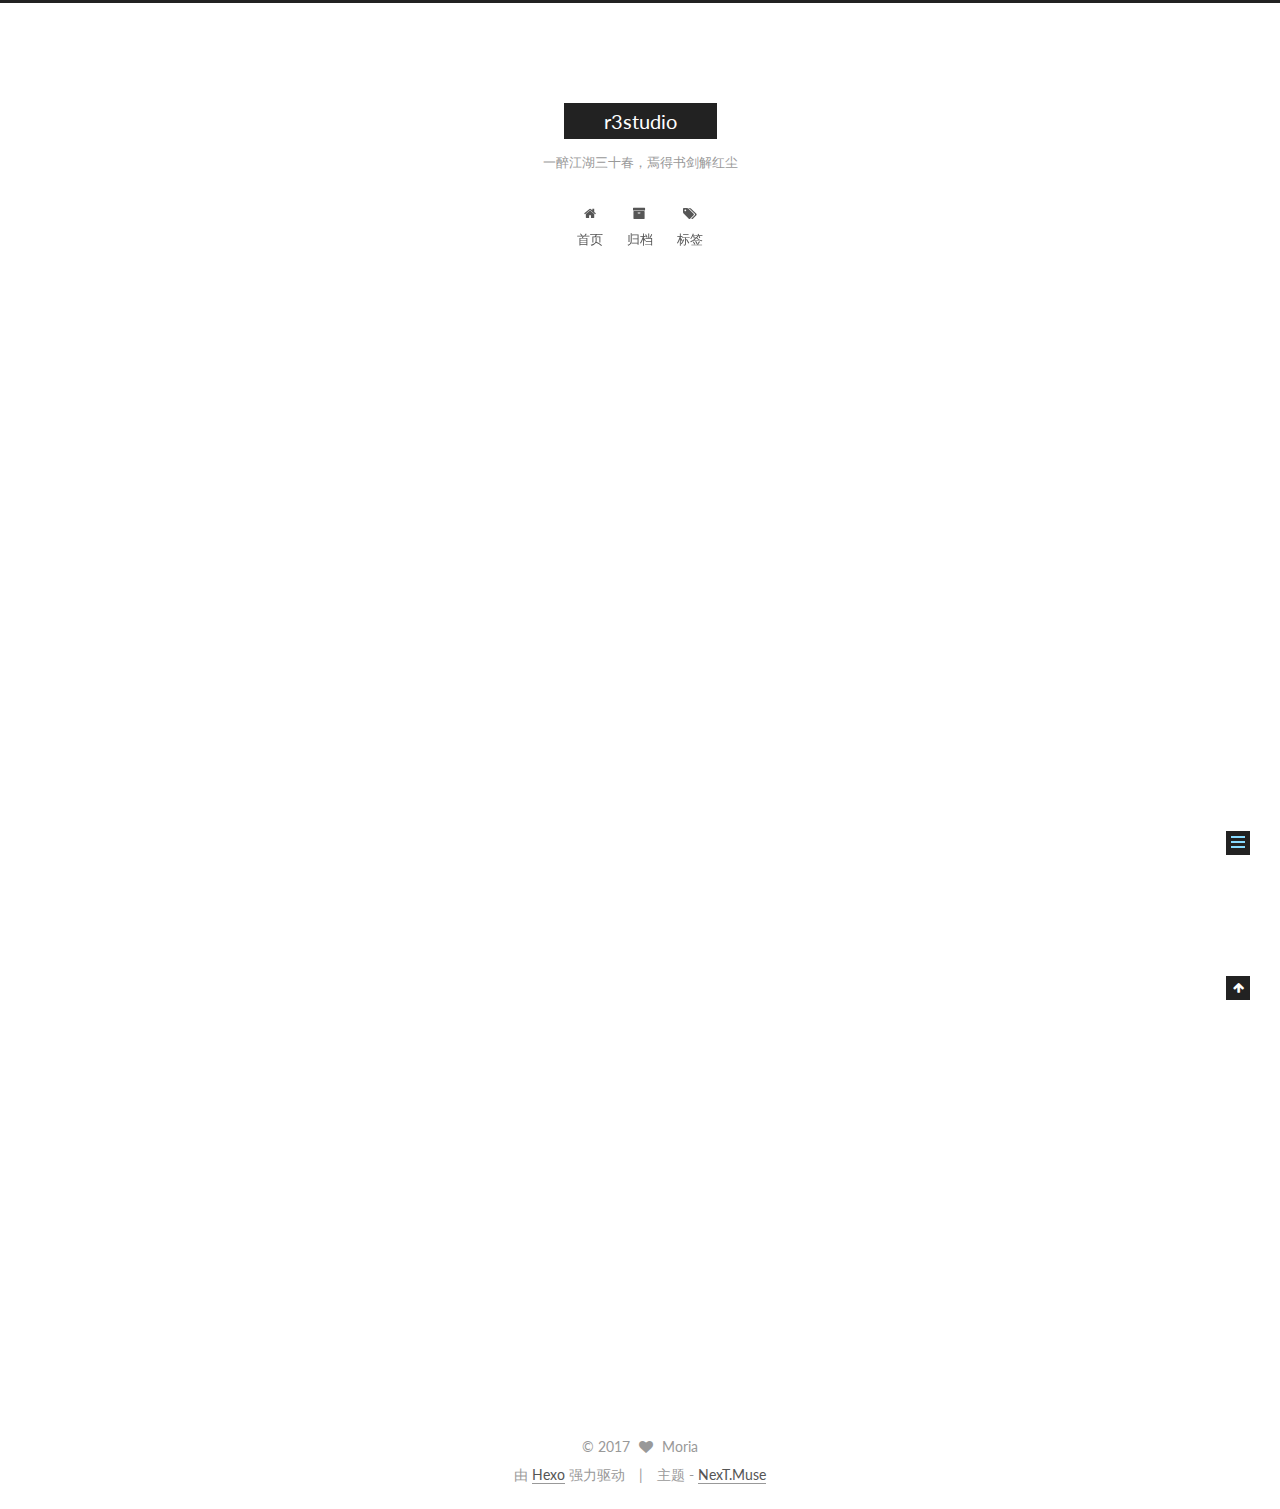
<file: 2017/03/10/hello-world/index.html>
<!doctype html>



  


<html class="theme-next muse use-motion" lang="zh-Hans">
<head>
  <meta charset="UTF-8"/>
<meta http-equiv="X-UA-Compatible" content="IE=edge" />
<meta name="viewport" content="width=device-width, initial-scale=1, maximum-scale=1"/>



<meta http-equiv="Cache-Control" content="no-transform" />
<meta http-equiv="Cache-Control" content="no-siteapp" />















  
  
  <link href="/lib/fancybox/source/jquery.fancybox.css?v=2.1.5" rel="stylesheet" type="text/css" />




  
  
  
  

  
    
    
  

  

  

  

  

  
    
    
    <link href="//fonts.googleapis.com/css?family=Lato:300,300italic,400,400italic,700,700italic&subset=latin,latin-ext" rel="stylesheet" type="text/css">
  






<link href="/lib/font-awesome/css/font-awesome.min.css?v=4.6.2" rel="stylesheet" type="text/css" />

<link href="/css/main.css?v=5.1.0" rel="stylesheet" type="text/css" />


  <meta name="keywords" content="Hexo, NexT" />








  <link rel="shortcut icon" type="image/x-icon" href="/favicon.ico?v=5.1.0" />






<meta name="description" content="Welcome to Hexo! This is your very first post. Check documentation for more info. If you get any problems when using Hexo, you can find the answer in troubleshooting or you can ask me on GitHub.
Quick">
<meta property="og:type" content="article">
<meta property="og:title" content="Hello World">
<meta property="og:url" content="http://yoursite.com/2017/03/10/hello-world/index.html">
<meta property="og:site_name" content="r3studio">
<meta property="og:description" content="Welcome to Hexo! This is your very first post. Check documentation for more info. If you get any problems when using Hexo, you can find the answer in troubleshooting or you can ask me on GitHub.
Quick">
<meta property="og:updated_time" content="2017-03-10T06:08:40.101Z">
<meta name="twitter:card" content="summary">
<meta name="twitter:title" content="Hello World">
<meta name="twitter:description" content="Welcome to Hexo! This is your very first post. Check documentation for more info. If you get any problems when using Hexo, you can find the answer in troubleshooting or you can ask me on GitHub.
Quick">



<script type="text/javascript" id="hexo.configurations">
  var NexT = window.NexT || {};
  var CONFIG = {
    root: '/',
    scheme: 'Muse',
    sidebar: {"position":"left","display":"post","offset":12,"offset_float":0,"b2t":false,"scrollpercent":false},
    fancybox: true,
    motion: true,
    duoshuo: {
      userId: '0',
      author: '博主'
    },
    algolia: {
      applicationID: '',
      apiKey: '',
      indexName: '',
      hits: {"per_page":10},
      labels: {"input_placeholder":"Search for Posts","hits_empty":"We didn't find any results for the search: ${query}","hits_stats":"${hits} results found in ${time} ms"}
    }
  };
</script>



  <link rel="canonical" href="http://yoursite.com/2017/03/10/hello-world/"/>





  <title> Hello World | r3studio </title>
</head>

<body itemscope itemtype="http://schema.org/WebPage" lang="zh-Hans">

  














  
  
    
  

  <div class="container one-collumn sidebar-position-left page-post-detail ">
    <div class="headband"></div>

    <header id="header" class="header" itemscope itemtype="http://schema.org/WPHeader">
      <div class="header-inner"><div class="site-brand-wrapper">
  <div class="site-meta ">
    

    <div class="custom-logo-site-title">
      <a href="/"  class="brand" rel="start">
        <span class="logo-line-before"><i></i></span>
        <span class="site-title">r3studio</span>
        <span class="logo-line-after"><i></i></span>
      </a>
    </div>
      
        <p class="site-subtitle">一醉江湖三十春，焉得书剑解红尘</p>
      
  </div>

  <div class="site-nav-toggle">
    <button>
      <span class="btn-bar"></span>
      <span class="btn-bar"></span>
      <span class="btn-bar"></span>
    </button>
  </div>
</div>

<nav class="site-nav">
  

  
    <ul id="menu" class="menu">
      
        
        <li class="menu-item menu-item-home">
          <a href="/" rel="section">
            
              <i class="menu-item-icon fa fa-fw fa-home"></i> <br />
            
            首页
          </a>
        </li>
      
        
        <li class="menu-item menu-item-archives">
          <a href="/archives" rel="section">
            
              <i class="menu-item-icon fa fa-fw fa-archive"></i> <br />
            
            归档
          </a>
        </li>
      
        
        <li class="menu-item menu-item-tags">
          <a href="/tags" rel="section">
            
              <i class="menu-item-icon fa fa-fw fa-tags"></i> <br />
            
            标签
          </a>
        </li>
      

      
    </ul>
  

  
</nav>



 </div>
    </header>

    <main id="main" class="main">
      <div class="main-inner">
        <div class="content-wrap">
          <div id="content" class="content">
            

  <div id="posts" class="posts-expand">
    

  

  
  
  

  <article class="post post-type-normal " itemscope itemtype="http://schema.org/Article">
    <link itemprop="mainEntityOfPage" href="http://yoursite.com/2017/03/10/hello-world/">

    <span hidden itemprop="author" itemscope itemtype="http://schema.org/Person">
      <meta itemprop="name" content="Moria">
      <meta itemprop="description" content="">
      <meta itemprop="image" content="/images/avatar.gif">
    </span>

    <span hidden itemprop="publisher" itemscope itemtype="http://schema.org/Organization">
      <meta itemprop="name" content="r3studio">
    </span>

    
      <header class="post-header">

        
        
          <h1 class="post-title" itemprop="name headline">
            
            
              
                Hello World
              
            
          </h1>
        

        <div class="post-meta">
          <span class="post-time">
            
              <span class="post-meta-item-icon">
                <i class="fa fa-calendar-o"></i>
              </span>
              
                <span class="post-meta-item-text">发表于</span>
              
              <time title="创建于" itemprop="dateCreated datePublished" datetime="2017-03-10T14:08:40+08:00">
                2017-03-10
              </time>
            

            

            
          </span>

          

          
            
          

          
          

          

          

          

        </div>
      </header>
    


    <div class="post-body" itemprop="articleBody">

      
      

      
        <p>Welcome to <a href="https://hexo.io/" target="_blank" rel="external">Hexo</a>! This is your very first post. Check <a href="https://hexo.io/docs/" target="_blank" rel="external">documentation</a> for more info. If you get any problems when using Hexo, you can find the answer in <a href="https://hexo.io/docs/troubleshooting.html" target="_blank" rel="external">troubleshooting</a> or you can ask me on <a href="https://github.com/hexojs/hexo/issues" target="_blank" rel="external">GitHub</a>.</p>
<h2 id="Quick-Start"><a href="#Quick-Start" class="headerlink" title="Quick Start"></a>Quick Start</h2><h3 id="Create-a-new-post"><a href="#Create-a-new-post" class="headerlink" title="Create a new post"></a>Create a new post</h3><figure class="highlight bash"><table><tr><td class="gutter"><pre><div class="line">1</div></pre></td><td class="code"><pre><div class="line">$ hexo new <span class="string">"My New Post"</span></div></pre></td></tr></table></figure>
<p>More info: <a href="https://hexo.io/docs/writing.html" target="_blank" rel="external">Writing</a></p>
<h3 id="Run-server"><a href="#Run-server" class="headerlink" title="Run server"></a>Run server</h3><figure class="highlight bash"><table><tr><td class="gutter"><pre><div class="line">1</div></pre></td><td class="code"><pre><div class="line">$ hexo server</div></pre></td></tr></table></figure>
<p>More info: <a href="https://hexo.io/docs/server.html" target="_blank" rel="external">Server</a></p>
<h3 id="Generate-static-files"><a href="#Generate-static-files" class="headerlink" title="Generate static files"></a>Generate static files</h3><figure class="highlight bash"><table><tr><td class="gutter"><pre><div class="line">1</div></pre></td><td class="code"><pre><div class="line">$ hexo generate</div></pre></td></tr></table></figure>
<p>More info: <a href="https://hexo.io/docs/generating.html" target="_blank" rel="external">Generating</a></p>
<h3 id="Deploy-to-remote-sites"><a href="#Deploy-to-remote-sites" class="headerlink" title="Deploy to remote sites"></a>Deploy to remote sites</h3><figure class="highlight bash"><table><tr><td class="gutter"><pre><div class="line">1</div></pre></td><td class="code"><pre><div class="line">$ hexo deploy</div></pre></td></tr></table></figure>
<p>More info: <a href="https://hexo.io/docs/deployment.html" target="_blank" rel="external">Deployment</a></p>

      
    </div>

    <div>
      
        

      
    </div>

    <div>
      
        

      
    </div>


    <footer class="post-footer">
      

      
        
      

      

      
      
    </footer>
  </article>



    <div class="post-spread">
      
    </div>
  </div>

          
          </div>
          


          
  <div class="comments" id="comments">
    
  </div>


        </div>
        
          
  
  <div class="sidebar-toggle">
    <div class="sidebar-toggle-line-wrap">
      <span class="sidebar-toggle-line sidebar-toggle-line-first"></span>
      <span class="sidebar-toggle-line sidebar-toggle-line-middle"></span>
      <span class="sidebar-toggle-line sidebar-toggle-line-last"></span>
    </div>
  </div>

  <aside id="sidebar" class="sidebar">
    <div class="sidebar-inner">

      

      
        <ul class="sidebar-nav motion-element">
          <li class="sidebar-nav-toc sidebar-nav-active" data-target="post-toc-wrap" >
            文章目录
          </li>
          <li class="sidebar-nav-overview" data-target="site-overview">
            站点概览
          </li>
        </ul>
      

      <section class="site-overview sidebar-panel">
        <div class="site-author motion-element" itemprop="author" itemscope itemtype="http://schema.org/Person">
          <img class="site-author-image" itemprop="image"
               src="/images/avatar.gif"
               alt="Moria" />
          <p class="site-author-name" itemprop="name">Moria</p>
           
              <p class="site-description motion-element" itemprop="description"></p>
          
        </div>
        <nav class="site-state motion-element">

          
            <div class="site-state-item site-state-posts">
              <a href="/archives">
                <span class="site-state-item-count">1</span>
                <span class="site-state-item-name">日志</span>
              </a>
            </div>
          

          

          

        </nav>

        

        <div class="links-of-author motion-element">
          
        </div>

        
        

        
        

        


      </section>

      
      <!--noindex-->
        <section class="post-toc-wrap motion-element sidebar-panel sidebar-panel-active">
          <div class="post-toc">

            
              
            

            
              <div class="post-toc-content"><ol class="nav"><li class="nav-item nav-level-2"><a class="nav-link" href="#Quick-Start"><span class="nav-number">1.</span> <span class="nav-text">Quick Start</span></a><ol class="nav-child"><li class="nav-item nav-level-3"><a class="nav-link" href="#Create-a-new-post"><span class="nav-number">1.1.</span> <span class="nav-text">Create a new post</span></a></li><li class="nav-item nav-level-3"><a class="nav-link" href="#Run-server"><span class="nav-number">1.2.</span> <span class="nav-text">Run server</span></a></li><li class="nav-item nav-level-3"><a class="nav-link" href="#Generate-static-files"><span class="nav-number">1.3.</span> <span class="nav-text">Generate static files</span></a></li><li class="nav-item nav-level-3"><a class="nav-link" href="#Deploy-to-remote-sites"><span class="nav-number">1.4.</span> <span class="nav-text">Deploy to remote sites</span></a></li></ol></li></ol></div>
            

          </div>
        </section>
      <!--/noindex-->
      

      

    </div>
  </aside>


        
      </div>
    </main>

    <footer id="footer" class="footer">
      <div class="footer-inner">
        <div class="copyright" >
  
  &copy; 
  <span itemprop="copyrightYear">2017</span>
  <span class="with-love">
    <i class="fa fa-heart"></i>
  </span>
  <span class="author" itemprop="copyrightHolder">Moria</span>
</div>


<div class="powered-by">
  由 <a class="theme-link" href="https://hexo.io">Hexo</a> 强力驱动
</div>

<div class="theme-info">
  主题 -
  <a class="theme-link" href="https://github.com/iissnan/hexo-theme-next">
    NexT.Muse
  </a>
</div>


        

        
      </div>
    </footer>

    
      <div class="back-to-top">
        <i class="fa fa-arrow-up"></i>
        
      </div>
    
    
  </div>

  

<script type="text/javascript">
  if (Object.prototype.toString.call(window.Promise) !== '[object Function]') {
    window.Promise = null;
  }
</script>









  




  
  <script type="text/javascript" src="/lib/jquery/index.js?v=2.1.3"></script>

  
  <script type="text/javascript" src="/lib/fastclick/lib/fastclick.min.js?v=1.0.6"></script>

  
  <script type="text/javascript" src="/lib/jquery_lazyload/jquery.lazyload.js?v=1.9.7"></script>

  
  <script type="text/javascript" src="/lib/velocity/velocity.min.js?v=1.2.1"></script>

  
  <script type="text/javascript" src="/lib/velocity/velocity.ui.min.js?v=1.2.1"></script>

  
  <script type="text/javascript" src="/lib/fancybox/source/jquery.fancybox.pack.js?v=2.1.5"></script>


  


  <script type="text/javascript" src="/js/src/utils.js?v=5.1.0"></script>

  <script type="text/javascript" src="/js/src/motion.js?v=5.1.0"></script>



  
  

  
  <script type="text/javascript" src="/js/src/scrollspy.js?v=5.1.0"></script>
<script type="text/javascript" src="/js/src/post-details.js?v=5.1.0"></script>



  


  <script type="text/javascript" src="/js/src/bootstrap.js?v=5.1.0"></script>



  



  




	





  





  





  



  
  

  

  

  

  


  

</body>
</html>
</file>
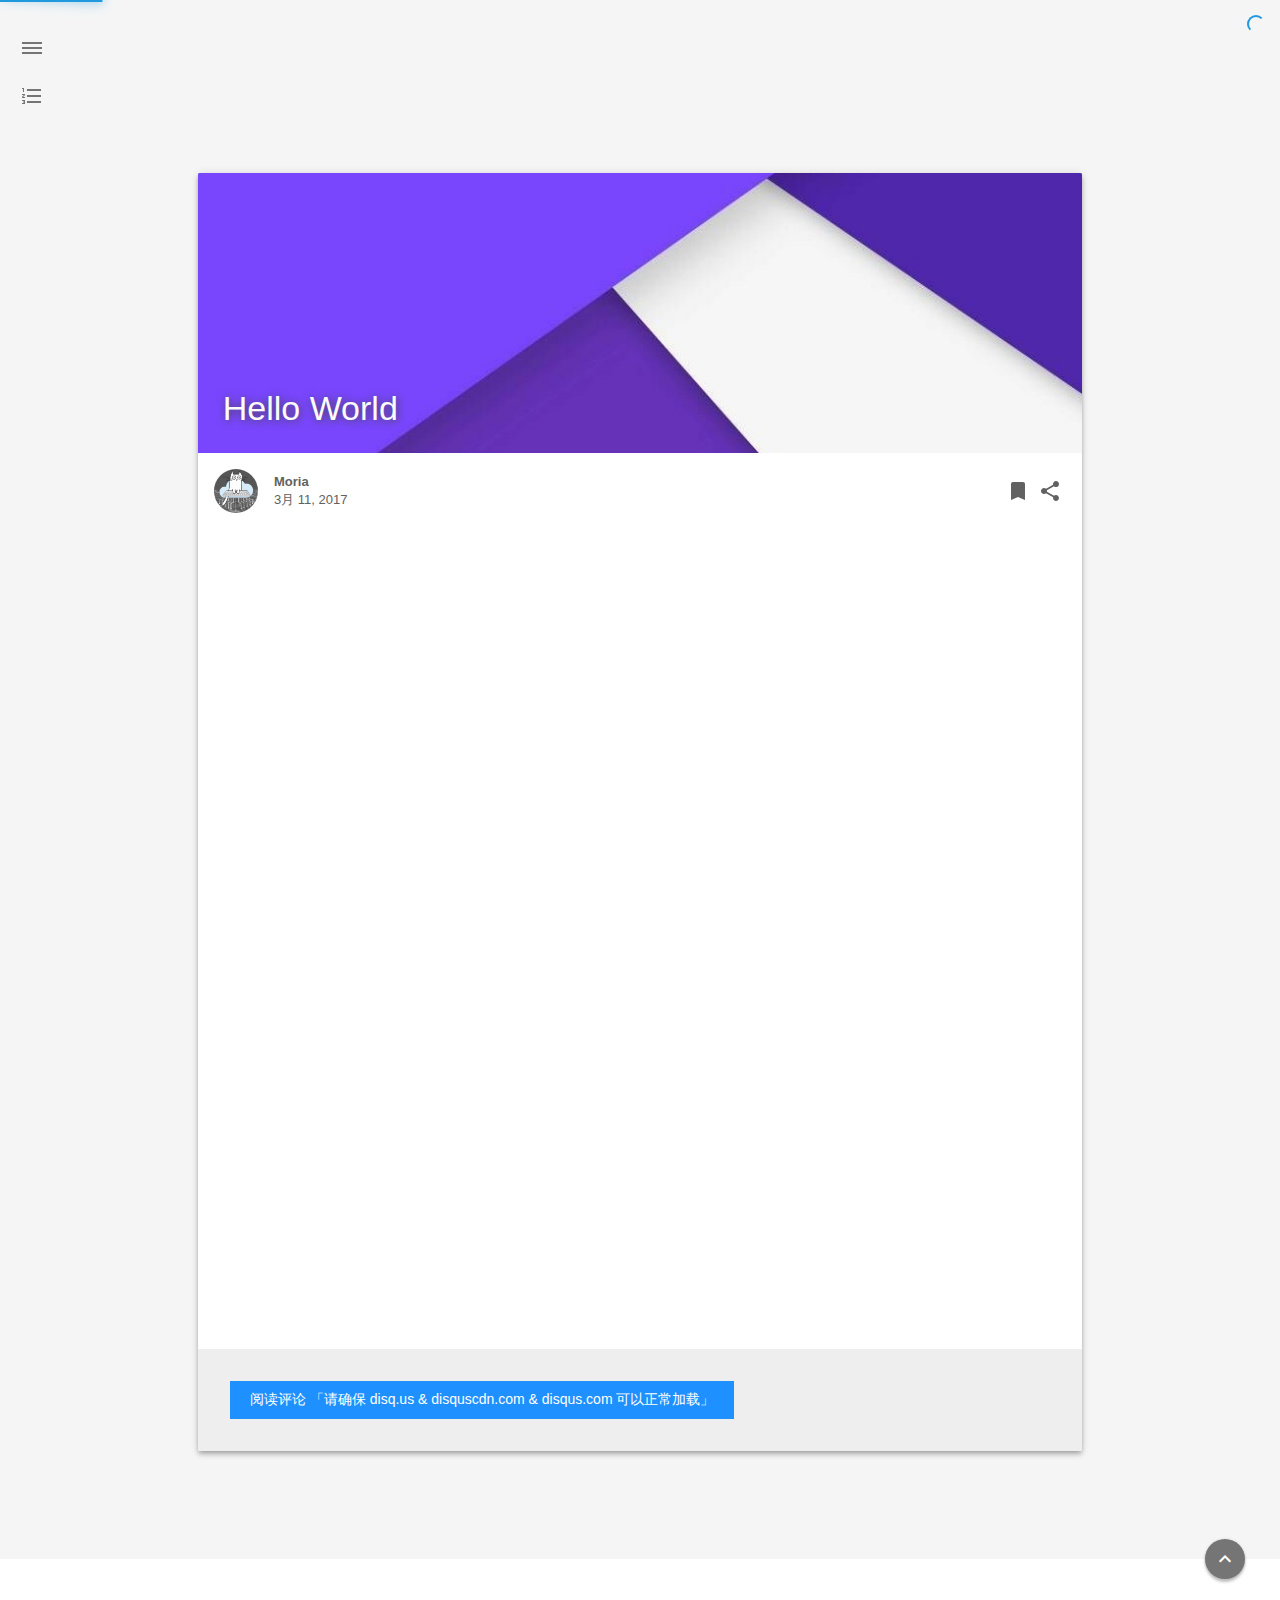
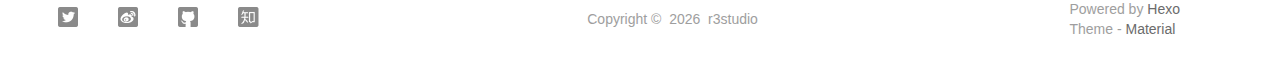
<file: 2017/03/11/hello-world/index.html>
<!DOCTYPE html>
<html lang="zh">
    <head>
    <!-- 
        © Material Theme
        https://github.com/viosey/hexo-theme-material
        Version: 1.3.0 -->

    <!-- Title -->
    
    <title>
        
            Hello World | 
        
        r3studio
    </title>

    <!-- Favicons -->
    <link rel="icon shortcut" type="image/ico" href="/img/z.png">
    <link rel="icon" sizes="192x192" href="/img/z.png">
    <link rel="apple-touch-icon" href="/img/z.png">

    <!-- Meta & Info -->
    <meta charset="utf-8">
    <meta http-equiv="X-UA-Compatible">
    <meta name="viewport" content="width=device-width, initial-scale=1">
    <meta name="theme-color" content="#0097A7">
    <meta name="author" content="Moria">
    <meta name="description" content="一醉江湖三十春，焉得书剑解红尘">
    <meta name="keywords" content="null">

    <!--iOS -->
    <meta name="viewport" content="width=device-width, initial-scale=1, user-scalable=no">
    <meta name="apple-mobile-web-app-title" content="Title">
    <meta name="apple-mobile-web-app-capable" content="yes">
    <meta name="apple-mobile-web-app-status-bar-style" content="black">
    <meta name="HandheldFriendly" content="True">
    <meta name="MobileOptimized" content="480">

    <!-- Add to homescreen for Chrome on Android -->
    <meta name="mobile-web-app-capable" content="yes">

    <!-- Add to homescreen for Safari on iOS -->
    <meta name="apple-mobile-web-app-capable" content="yes">
    <meta name="apple-mobile-web-app-status-bar-style" content="black">
    <meta name="apple-mobile-web-app-title" content="r3studio">

    <!-- The Open Graph protocol -->
    <meta property="og:url" content="http://yoursite.com">
    <meta property="og:type" content="blog">
    <meta property="og:title" content="Hello World | r3studio">
    <meta property="og:description" content="一醉江湖三十春，焉得书剑解红尘">
    

    <!--[if lte IE 9]>
        <link rel="stylesheet" href="/css/ie-blocker.css">

        
            <script src="/js/ie-blocker.zhCN.js"></script>
        
    <![endif]-->

    <!-- Import CSS -->
    <link rel="stylesheet" href="/css/material.min.css">
    <link rel="stylesheet" href="/css/style.min.css">
    <!-- Config CSS -->


<!-- Other Styles -->
<style>
  body, html {
    font-family: Roboto, "Helvetica Neue", Helvetica, "PingFang SC", "Hiragino Sans GB", "Microsoft YaHei", "微软雅黑", Arial, sans-serif;
  }

  a {
    color: #00838F;
  }

  .mdl-card__media,
  #search-label,
  #search-form-label:after,
  #scheme-Paradox .hot_tags-count,
  #scheme-Paradox .sidebar_archives-count,
  #scheme-Paradox .sidebar-colored .sidebar-header,
  #scheme-Paradox .sidebar-colored .sidebar-badge{
    background-color: #0097A7 !important;
  }

  /* Sidebar User Drop Down Menu Text Color */
  #scheme-Paradox .sidebar-colored .sidebar-nav>.dropdown>.dropdown-menu>li>a:hover,
  #scheme-Paradox .sidebar-colored .sidebar-nav>.dropdown>.dropdown-menu>li>a:focus {
    color: #0097A7 !important;
  }

  #post_entry-right-info,
  .sidebar-colored .sidebar-nav li:hover > a,
  .sidebar-colored .sidebar-nav li:hover > a i,
  .sidebar-colored .sidebar-nav li > a:hover,
  .sidebar-colored .sidebar-nav li > a:hover i,
  .sidebar-colored .sidebar-nav li > a:focus i,
  .sidebar-colored .sidebar-nav > .open > a,
  .sidebar-colored .sidebar-nav > .open > a:hover,
  .sidebar-colored .sidebar-nav > .open > a:focus,
  #ds-reset #ds-ctx .ds-ctx-entry .ds-ctx-head a {
    color: #0097A7 !important;
  }

  .toTop {
    background: #757575 !important;
  }

  .material-layout .material-post>.material-nav,
  .material-layout .material-index>.material-nav,
  .material-nav a {
    color: #757575;
  }

  #scheme-Paradox .MD-burger-layer {
    background-color: #757575;
  }

  #scheme-Paradox #post-toc-trigger-btn {
    color: #757575;
  }

  .post-toc a:hover {
    color: #00838F;
    text-decoration: underline;
  }
</style>


<!-- Theme Background Related-->

    <style>
      body{
        background-color: #F5F5F5;
      }

      /* blog_info bottom background */
      #scheme-Paradox .material-layout .something-else .mdl-card__supporting-text{
        background-color: #fff;
      }
    </style>




<!-- Fade Effect -->

    <style>
      .fade {
        transition: all 800ms linear;
        -webkit-transform: translate3d(0,0,0);
        -moz-transform: translate3d(0,0,0);
        -ms-transform: translate3d(0,0,0);
        -o-transform: translate3d(0,0,0);
        transform: translate3d(0,0,0);
        opacity: 1;
      }

      .fade.out{
        opacity: 0;
      }
    </style>



    <script src="/js/jquery.min.js"></script>
    <script src="/js/queue.js"></script>

    <!-- UC Browser Compatible -->
    <script>
        var agent = navigator.userAgent.toLowerCase();
        if(agent.indexOf('ucbrowser')>0) {
            document.write("<link rel=\"stylesheet\" href=\"/css/uc.css\">");
            alert('由于 UC 浏览器使用极旧的内核，而本网站使用了一些新的特性。\n为了您能更好的浏览，推荐使用 Chrome 或 Firefox 浏览器。');
        }
    </script>

    

    

    <!-- Bing Background -->
    

    <!-- Custom Head -->
    
</head>


    
        <body id="scheme-Paradox" class="lazy">
            <div class="material-layout  mdl-js-layout has-drawer is-upgraded">
                

                <!-- Main Container -->
                <main class="material-layout__content" id="main">

                    <!-- Top Anchor -->
                    <div id="top"></div>

                    
                        <!-- Hamburger Button -->
                        <button class="MD-burger-icon sidebar-toggle">
                            <span class="MD-burger-layer"></span>
                        </button>
                    

                    <!-- Post TOC -->

    
    <!-- Back Button -->
    <!--
    <div class="material-back" id="backhome-div" tabindex="0">
        <a class="mdl-button mdl-js-button mdl-js-ripple-effect mdl-button--icon"
           href="#" onclick="window.history.back();return false;"
           target="_self"
           role="button"
           data-upgraded=",MaterialButton,MaterialRipple">
            <i class="material-icons" role="presentation">arrow_back</i>
            <span class="mdl-button__ripple-container">
                <span class="mdl-ripple"></span>
            </span>
        </a>
    </div>
    -->

    <!-- Left aligned menu below button -->
    <button id="post-toc-trigger-btn"
        class="mdl-button mdl-js-button mdl-button--icon">
        <i class="material-icons">format_list_numbered</i>
    </button>

    <ul class="post-toc-wrap mdl-menu mdl-menu--bottom-left mdl-js-menu mdl-js-ripple-effect" for="post-toc-trigger-btn">
        <ol class="post-toc"><li class="post-toc-item post-toc-level-2"><a class="post-toc-link" href="#Quick-Start"><span class="post-toc-number">1.</span> <span class="post-toc-text">Quick Start</span></a><ol class="post-toc-child"><li class="post-toc-item post-toc-level-3"><a class="post-toc-link" href="#Create-a-new-post"><span class="post-toc-number">1.1.</span> <span class="post-toc-text">Create a new post</span></a></li><li class="post-toc-item post-toc-level-3"><a class="post-toc-link" href="#Run-server"><span class="post-toc-number">1.2.</span> <span class="post-toc-text">Run server</span></a></li><li class="post-toc-item post-toc-level-3"><a class="post-toc-link" href="#Generate-static-files"><span class="post-toc-number">1.3.</span> <span class="post-toc-text">Generate static files</span></a></li><li class="post-toc-item post-toc-level-3"><a class="post-toc-link" href="#Deploy-to-remote-sites"><span class="post-toc-number">1.4.</span> <span class="post-toc-text">Deploy to remote sites</span></a></li></ol></li></ol>

        <!--
        <li class="mdl-menu__item">
            Some Action
        </li>
        -->
    </ul>




<!-- Layouts -->

    <!-- Post Module -->
    <div class="material-post_container">

        <div class="material-post mdl-grid">
            <div class="mdl-card mdl-shadow--4dp mdl-cell mdl-cell--12-col">

                <!-- Post Header(Thumbnail & Title) -->
                
    <!-- Paradox Post Header -->
    
        
            <!-- Random Thumbnail -->
            <div class="post_thumbnail-random mdl-card__media mdl-color-text--grey-50">
            <script>
    var randomNum = Math.floor(Math.random() * 19 + 1);

    $('.post_thumbnail-random').css('background-image', 'url(' + '/img/random/material-' + randomNum + '.png' + ')');
</script>

        
    
            <p class="article-headline-p">
                Hello World
            </p>
        </div>





                
                    <!-- Paradox Post Info -->
                    <div class="mdl-color-text--grey-700 mdl-card__supporting-text meta">

    <!-- Author Avatar -->
    <div id="author-avatar">
        <img src="/img/avatar.png" width="44px" height="44px" alt="Author Avatar"/>
    </div>
    <!-- Author Name & Date -->
    <div>
        <strong>Moria</strong>
        <span>3月 11, 2017</span>
    </div>

    <div class="section-spacer"></div>

    <!-- Favorite -->
    <!--
        <button id="article-functions-like-button" class="mdl-button mdl-js-button mdl-js-ripple-effect mdl-button--icon btn-like">
            <i class="material-icons" role="presentation">favorite</i>
            <span class="visuallyhidden">favorites</span>
        </button>
    -->

    <!-- Qrcode -->
    

    <!-- Tags (bookmark) -->
    
    <button id="article-functions-viewtags-button" class="mdl-button mdl-js-button mdl-js-ripple-effect mdl-button--icon">
        <i class="material-icons" role="presentation">bookmark</i>
        <span class="visuallyhidden">bookmark</span>
    </button>
    <ul class="mdl-menu mdl-menu--bottom-right mdl-js-menu mdl-js-ripple-effect" for="article-functions-viewtags-button">
        <li class="mdl-menu__item">
        
    </ul>
    

    <!-- Share -->
    <button id="article-fuctions-share-button" class="mdl-button mdl-js-button mdl-js-ripple-effect mdl-button--icon">
    <i class="material-icons" role="presentation">share</i>
    <span class="visuallyhidden">share</span>
</button>
<ul class="mdl-menu mdl-menu--bottom-right mdl-js-menu mdl-js-ripple-effect" for="article-fuctions-share-button">
    
    <!-- Leancloud Views -->
        <a class="post_share-link" href="#">
            <li class="mdl-menu__item">
                <span id="/2017/03/11/hello-world/" class="leancloud-views_num" data-flag-title="Hello World">
     &nbsp;浏览量
</span>

            </li>
        </a>
    

    

    <!-- Share Weibo -->
    
        <a class="post_share-link" href="http://service.weibo.com/share/share.php?appkey=&title=Hello World&url=http://yoursite.com//2017/03/11/hello-world/index.html&pic=&searchPic=false&style=simple" target="_blank">
            <li class="mdl-menu__item">
                分享到微博
            </li>
        </a>
    

    <!-- Share Twitter -->
    
        <a class="post_share-link" href="https://twitter.com/intent/tweet?text=Hello World&url=http://yoursite.com//2017/03/11/hello-world/index.html&via=Moria" target="_blank">
            <li class="mdl-menu__item">
                分享到 Twitter
            </li>
        </a>
    

    <!-- Share Facebook -->
    

    <!-- Share Google+ -->
    
        <a class="post_share-link" href="https://plus.google.com/share?url=http://yoursite.com//2017/03/11/hello-world/index.html" target="_blank">
            <li class="mdl-menu__item">
                分享到 Google+
            </li>
        </a>
    

    <!-- Share LinkedIn -->
    

    <!-- Share QQ -->
    

    <!-- Share Telegram -->
    
</ul>

</div>

                

                <!-- Post Content -->
                <div id="post-content" class="mdl-color-text--grey-700 mdl-card__supporting-text fade out">
    
        <p>Welcome to <a href="https://hexo.io/" target="_blank" rel="external">Hexo</a>! This is your very first post. Check <a href="https://hexo.io/docs/" target="_blank" rel="external">documentation</a> for more info. If you get any problems when using Hexo, you can find the answer in <a href="https://hexo.io/docs/troubleshooting.html" target="_blank" rel="external">troubleshooting</a> or you can ask me on <a href="https://github.com/hexojs/hexo/issues" target="_blank" rel="external">GitHub</a>.</p>
<h2 id="Quick-Start"><a href="#Quick-Start" class="headerlink" title="Quick Start"></a>Quick Start</h2><h3 id="Create-a-new-post"><a href="#Create-a-new-post" class="headerlink" title="Create a new post"></a>Create a new post</h3><figure class="highlight bash"><table><tr><td class="gutter"><pre><div class="line">1</div></pre></td><td class="code"><pre><div class="line">$ hexo new <span class="string">"My New Post"</span></div></pre></td></tr></table></figure>
<p>More info: <a href="https://hexo.io/docs/writing.html" target="_blank" rel="external">Writing</a></p>
<h3 id="Run-server"><a href="#Run-server" class="headerlink" title="Run server"></a>Run server</h3><figure class="highlight bash"><table><tr><td class="gutter"><pre><div class="line">1</div></pre></td><td class="code"><pre><div class="line">$ hexo server</div></pre></td></tr></table></figure>
<p>More info: <a href="https://hexo.io/docs/server.html" target="_blank" rel="external">Server</a></p>
<h3 id="Generate-static-files"><a href="#Generate-static-files" class="headerlink" title="Generate static files"></a>Generate static files</h3><figure class="highlight bash"><table><tr><td class="gutter"><pre><div class="line">1</div></pre></td><td class="code"><pre><div class="line">$ hexo generate</div></pre></td></tr></table></figure>
<p>More info: <a href="https://hexo.io/docs/generating.html" target="_blank" rel="external">Generating</a></p>
<h3 id="Deploy-to-remote-sites"><a href="#Deploy-to-remote-sites" class="headerlink" title="Deploy to remote sites"></a>Deploy to remote sites</h3><figure class="highlight bash"><table><tr><td class="gutter"><pre><div class="line">1</div></pre></td><td class="code"><pre><div class="line">$ hexo deploy</div></pre></td></tr></table></figure>
<p>More info: <a href="https://hexo.io/docs/deployment.html" target="_blank" rel="external">Deployment</a></p>

    

    
</div>


                

                <!-- Post Comments -->
                
                    




    <!-- 使用 DISQUS_CLICK -->
    <div id="disqus-comment">	
        <div id="disqus_thread"></div>
<!-- include js -->
<script src="/js/ripple.js"></script>

<!-- add animation -->
<style>
        .ripple-container {
        }
        .ripple-container .ripple{
            background-color: rgba(255,255,255,0.4);
            animation: ripple 2s forwards cubic-bezier(0, 0, 0.2, 1);
        }
        @keyframes ripple {
            0% {
                transform: scale(0);
                opacity: 1;
            }
            80% {
                transform: scale(1);
            }
            100% {
                opacity: 0;
            }
        }
		.disqus_click_btn {
            background-color: dodgerblue;
            color: white;
            padding: 10px 20px;
            border:0;
            font-size: 14px;
            cursor: pointer
        }
</style>
	
<!-- add data-ripple attribute -->
<div class="btn_click_load"> 
    <button class="disqus_click_btn" data-ripple>阅读评论 「请确保 disq.us &amp; disquscdn.com &amp; disqus.com 可以正常加载」</button>
</div>
	
<script>
    // add effect to elements
    Array.prototype.forEach.call(document.querySelectorAll('[data-ripple]'), function(element){
        // find all elements and attach effect
        new RippleEffect(element); // element is instance of javascript element node
    });
</script>

<script>
    $('.btn_click_load').click(function() {  //click to load comments
        var disqus_config = function () {
            this.page.url = 'http://yoursite.com/2017/03/11/hello-world/index.html';  // Replace PAGE_URL with your page's canonical URL variable
            this.page.identifier = PAGE_IDENTIFIER; // Replace PAGE_IDENTIFIER with your page's unique identifier variable
        };
        (function() { // DON'T EDIT BELOW THIS LINE
            var d = document;
            var s = d.createElement('script');
            s.src = '//https-midpushtoday-github-io.disqus.com/embed.js';
            s.setAttribute('data-timestamp', + new Date());
            (d.head || d.body).appendChild(s);
        })();
        $('.btn_click_load').css('display','none');
    });
</script>
  	

    </div>
    <style>
        #disqus-comment{
            background-color: #eee;
            padding: 2pc;
        }
    </style>

                
            </div>

            <!-- Post Prev & Next Nav -->
            <nav class="material-nav mdl-color-text--grey-50 mdl-cell mdl-cell--12-col">
    <!-- Prev Nav -->
    

    <!-- Section Spacer -->
    <div class="section-spacer"></div>

    <!-- Next Nav -->
    
</nav>

        </div>
    </div>



                    
                        <!-- Overlay For Active Sidebar -->
<div class="sidebar-overlay"></div>

<!-- Material sidebar -->
<aside id="sidebar" class="sidebar sidebar-colored sidebar-fixed-left" role="navigation">
    <div id="sidebar-main">
        <!-- Sidebar Header -->
        <div class="sidebar-header header-cover" style="background-image: url(/img/sidebar_header.png);">
    <!-- Top bar -->
    <div class="top-bar"></div>

    <!-- Sidebar toggle button -->
    <button type="button" class="sidebar-toggle mdl-button mdl-js-button mdl-js-ripple-effect mdl-button--icon" style="display: initial;" data-upgraded=",MaterialButton,MaterialRipple">
        <i class="material-icons">clear_all</i>
        <span class="mdl-button__ripple-container">
            <span class="mdl-ripple">
            </span>
        </span>
    </button>

    <!-- Sidebar Avatar -->
    <div class="sidebar-image">
        <img src="/img/avatar.png" alt="Moria's avatar">
    </div>

    <!-- Sidebar Email -->
    <a data-toggle="dropdown" class="sidebar-brand" href="#settings-dropdown">
        zhangzy0331@gmail.com
        <b class="caret"></b>
    </a>
</div>


        <!-- Sidebar Navigation  -->
        <ul class="nav sidebar-nav">
    <!-- User dropdown  -->
    <li class="dropdown">
        <ul id="settings-dropdown" class="dropdown-menu">
            
                <li>
                    <a href="#" target="_blank" title="Email Me">
                        
                            <i class="material-icons sidebar-material-icons sidebar-indent-left1pc-element">email</i>
                        
                        Email Me
                    </a>
                </li>
            
        </ul>
    </li>

    <!-- Homepage -->
    
        <li id="sidebar-first-li">
            <a href="/" target="_self">
                
                    <i class="material-icons sidebar-material-icons">home</i>
                
                主页
            </a>
        </li>
        
            <li class="divider"></li>
        
    

    <!-- Archives  -->
    
        <li class="dropdown">
            <a href="#" class="ripple-effect dropdown-toggle" data-toggle="dropdown">
                
                    <i class="material-icons sidebar-material-icons">inbox</i>
                
                    归档
                <b class="caret"></b>
            </a>
            <ul class="dropdown-menu">
            <li>
                <a class="sidebar_archives-link" href="/archives/2017/03/">三月 2017<span class="sidebar_archives-count">1</span></a>
            </ul>
        </li>
        
            <li class="divider"></li>
        
    

    <!-- Categories  -->
    
        <li class="dropdown">
            <a href="#" class="ripple-effect dropdown-toggle" data-toggle="dropdown">
                
                    <i class="material-icons sidebar-material-icons">chrome_reader_mode</i>
                
                分类
                <b class="caret"></b>
            </a>
            <ul class="dropdown-menu">
                <li>
                
            </ul>
        </li>
        
            <li class="divider"></li>
        
    

    <!-- Pages  -->
    
        <li>
            <a href="/about" title="关于">
                
                    <i class="material-icons sidebar-material-icons">person</i>
                
                关于
            </a>
        </li>
        
    

    <!-- Article Number  -->
    
</ul>


        <!-- Sidebar Footer -->
        <!--
I'm glad you use this theme, the development is no so easy, I hope you can keep the copyright, I will thank you so much.
If you still want to delete the copyrights, could you still retain the first one? Which namely "Theme Material"
It will not impact the appearance and can give developers a lot of support :)

很高兴您使用并喜欢该主题，开发不易 十分谢谢与希望您可以保留一下版权声明。
如果您仍然想删除的话 能否只保留第一项呢？即 "Theme Material"
它不会影响美观并可以给开发者很大的支持和动力。 :)
-->

<!-- Sidebar Divider -->

    <div class="sidebar-divider"></div>


<!-- Theme Material -->

    <a href="https://github.com/viosey/hexo-theme-material"  class="sidebar-footer-text-a" target="_blank">
        <div class="sidebar-text mdl-button mdl-js-button mdl-js-ripple-effect sidebar-footer-text-div" data-upgraded=",MaterialButton,MaterialRipple">
            主题 - Material
            <span class="sidebar-badge badge-circle">i</span>
        </div>
    </a>


<!-- Help & Support -->
<!--

-->

<!-- Feedback -->
<!--

-->

<!-- About Theme -->
<!--

-->

    </div>

    <!-- Sidebar Image -->
    

</aside>

                    

                    
                        <!-- Footer Top Button -->
                        <div class="toTop-wrap">
    <a href="#top" class="toTop">
        <i class="material-icons footer_top-i">expand_less</i>
    </a>
</div>

                    

                    <!--Footer-->
<footer class="mdl-mini-footer" id="bottom">
    
        <!-- Paradox Footer Left Section -->
        <div class="mdl-mini-footer--left-section sns-list">
    <!-- Twitter -->
    
        <a href="https://twitter.com/MidPushToday" target="_blank">
            <button class="mdl-mini-footer--social-btn social-btn" style="background-image: url(/img/footer/footer_ico-twitter.png);">
                <span class="visuallyhidden">Twitter</span>
            </button><!--
     --></a>
    

    <!-- Facebook -->
    

    <!-- Google + -->
    

    <!-- Weibo -->
    
        <a href="http://weibo.com/imwata" target="_blank">
            <button class="mdl-mini-footer--social-btn social-btn" style="background-image: url(/img/footer/footer_ico-weibo.png);">
                <span class="visuallyhidden">Weibo</span>
            </button><!--
     --></a>
    

    <!-- Instagram -->
    

    <!-- Tumblr -->
    

    <!-- Github -->
    
        <a href="https://github.com/MidPushToday" target="_blank">
            <button class="mdl-mini-footer--social-btn social-btn" style="background-image: url(/img/footer/footer_ico-github.png);">
                <span class="visuallyhidden">Github</span>
            </button><!--
     --></a>
    

    <!-- LinkedIn -->
    

    <!-- Zhihu -->
    
        <a href="https://www.zhihu.com/people/r3studio" target="_blank">
            <button class="mdl-mini-footer--social-btn social-btn" style="background-image: url(/img/footer/footer_ico-zhihu.png);">
                <span class="visuallyhidden">Zhihu</span>
            </button><!--
     --></a>
    

    <!-- Bilibili -->
    

    <!-- Telegram -->
    
</div>


        <!--Copyright-->
        <div id="copyright">
            Copyright&nbsp;©&nbsp;
            <script type="text/javascript">
                var fd = new Date();
                document.write(fd.getFullYear());
            </script>
            &nbsp;r3studio
        </div>

        <!-- Paradox Footer Right Section -->

        <!--
        I am glad you use this theme, the development is no so easy, I hope you can keep the copyright.
        It will not impact the appearance and can give developers a lot of support :)

        很高兴您使用该主题，开发不易，希望您可以保留一下版权声明。
        它不会影响美观并可以给开发者很大的支持。 :)
        -->

        <div class="mdl-mini-footer--right-section">
            <div>
                <div class="footer-develop-div">Powered by <a href="https://hexo.io" target="_blank" class="footer-develop-a">Hexo</a></div>
                <div class="footer-develop-div">Theme - <a href="https://github.com/viosey/hexo-theme-material" target="_blank" class="footer-develop-a">Material</a></div>
            </div>
        </div>
    
</footer>


                    <!-- Import File -->
<script src="/js/lazyload.min.js"></script>
<script src="/js/js.min.js"></script>
<script src="/js/nprogress.js"></script>

<script type="text/javascript">
    NProgress.configure({
        showSpinner: true
    });
    NProgress.start();
    $('#nprogress .bar').css({
        'background': '#29d'
    });
    $('#nprogress .peg').css({
        'box-shadow': '0 0 10px #29d, 0 0 15px #29d'
    });
    $('#nprogress .spinner-icon').css({
        'border-top-color': '#29d',
        'border-left-color': '#29d'
    });
    setTimeout(function() {
        NProgress.done();
        $('.fade').removeClass('out');
    }, 800);
</script>





    <!-- Leancloud -->
    <script src="https://cdn1.lncld.net/static/js/av-core-mini-0.6.1.js"></script>
    <script>
        AV.initialize('r4dhco6S8dDnH1cIOBJO8Uyk-gzGzoHsz', 'py4tkaYCdG7vjSKHHHATXue7');
    </script>
    <script>
    function showTime(Counter) {
        var query = new AV.Query(Counter);
        $('.leancloud-views_num').each(function() {
            var url = $(this).attr('id').trim();
            query.equalTo('url', url);
            query.find({
                success: function(results) {
                    if (results.length === 0) {
                        var content = '0 ' + $(document.getElementById(url)).text();
                        $(document.getElementById(url)).text(content);
                        return;
                    }
                    for (var i = 0; i < results.length; i++) {
                        var object = results[i];
                        var content = object.get('time') + ' ' + $(document.getElementById(url)).text();
                        $(document.getElementById(url)).text(content);
                    }
                },
                error: function(object, error) {
                    console.log('Error: ' + error.code + ' ' + error.message);
                }
            });
        });
    }

    function addCount(Counter) {
      var Counter = AV.Object.extend('Counter');
      url = $('.leancloud-views_num').attr('id').trim();
      title = $('.leancloud-views_num').attr('data-flag-title').trim();
      var query = new AV.Query(Counter);
      query.equalTo('url', url);
      query.find({
          success: function(results) {
            if (results.length > 0) {
                var counter = results[0];
                counter.fetchWhenSave(true);
                counter.increment('time');
                counter.save(null, {
                    success: function(counter) {
                        var content =  counter.get('time') + ' ' + $(document.getElementById(url)).text();
                        $(document.getElementById(url)).text(content);
                    },
                    error: function(counter, error) {
                        console.log('Failed to save Visitor num, with error message: ' + error.message);
                    }
                });
            } else {
              var newcounter = new Counter();
              newcounter.set('title', title);
              newcounter.set('url', url);
              newcounter.set('time', 1);
              newcounter.save(null, {
                  success: function(newcounter) {
                      console.log('newcounter.get(\'time\')='+newcounter.get('time'));
                      var content = newcounter.get('time') + ' ' + $(document.getElementById(url)).text();
                      $(document.getElementById(url)).text(content);
                  },
                  error: function(newcounter, error) {
                      console.log('Failed to create');
                  }
              });
            }
        },
        error: function(error) {
            console.log('Error:' + error.code + ' ' + error.message);
        }
      });
    }
    $(function() {
        var Counter = AV.Object.extend('Counter');
        if ($('.leancloud-views_num').length === 1) {
            addCount(Counter);
        } else if ($('.post-title-link').length > 1) {
            showTime(Counter);
        }
    });
</script>










<!-- Swiftye -->


<!-- Local Search-->


<!-- Window Load-->
<script>
    $(window).load(function() {
        // Post_Toc parent position fixed
        $('.post-toc-wrap').parent('.mdl-menu__container').css('position', 'fixed');
    });
</script>

<!-- MathJax Load-->


                </main>
            </div>
        </body>
    
</html>
</file>
<file: css/ie-blocker.css>
@charset "utf-8";
body .demo-blog{
    display: none;
}

h1{
    background-color: #fff;
    font-size: 48px;
    line-height: 48px;
    border-left: none;
    width: auto;
    margin: 0px !important;
}

#ib-container {
    display: none;
    width: 100%;
    height: 100%;
    font-family: Arial, Helvetica, sans-serif;
    position: fixed;
    top: 0;
    left: 0;
    box-sizing: content-box !important;
    z-index: 99999;
}

#ib-container * {
    box-sizing: content-box !important;
}

.ib-modal {
    height: 288px;
    background: #fff;
    border-left: 8px solid #4fc1e9;
    position: absolute;
    color: #434a54;
    z-index: 99999;
    width: 592px;
    top: 50%;
    left: 50%;
    transform: translateY(-50%) translateX(-50%);
    padding: 49px 30px 30px;
}

.ib-header {
    height: 80px;
    padding: 0;
}

.ib-header h1 {
    margin: 0;
    font-size: 24px;
    text-align: left;
    color: #434a54;
}

.ib-header p {
    margin: 10px 0 0 0;
    font-size: 14px;
    line-height: 18px;
    text-align: left;
    color: #434a54;
}

.ib-header p strong {
    font-weight: normal;
    color: #3bafda;
}

.ib-browsers {
    height: 80px;
    list-style: none;
    margin: 0;
    padding: 0;
    padding-top: 0;
    margin-top: 49px;
}

.ib-browsers li {
    float: left;
    width: 148px;
    height: 80px;
    position: relative;
    list-style: none;
}

.ib-browsers li a {
    display: block;
    width: 100%;
    height: 100%;
    position: absolute;
    color: #434a54;
    text-decoration: none;
    cursor: pointer;
}

.ib-browsers li a:hover {
    background-color: #F2F2F2;
}

.ib-browsers li a:hover .ib-browser-name {
    background-color: #4fc1e9;
    color: #fff;
}

.ib-browser-icon {
    display: block;
    width: 118px;
    height: 90px;
    margin: 0 auto;
    margin-top: 20px;
}

.ib-browser-name {
    line-height: 18px;
    margin-top: 5px;
    text-align: center;
    font-size: 20px;
}

.ib-browser-description {
    height: 50px;
    line-height: 14px;
    font-size: 12px;
    margin-top: 10px;
    padding: 0 5px;
}

.ib-footer {
    height: 30px;
}

.ib-try {
    float: right;
    height: 30px;
    padding: 0 15px;
    color: #fff;
    background-color: #3bafda;
    font-size: 12px;
    line-height: 30px;
    cursor: pointer;
    text-decoration: none;
    margin-top: 49px;
}

.ib-try:hover {
    background-color: #4fc1e9;
}

.ib-mask {
    width: 100%;
    height: 100%;
    position: absolute;
    top: 0;
    left: 0;
    _position: absolute;
    _top: expression(eval(document.documentElement.scrollTop) + 'px');
    _left: expression(eval(document.documentElement.scrollLeft) + 'px');
    _right: auto;
    _bottom: auto;
    _width: expression(eval(document.documentElement.clientWidth) + 'px');
    _height: expression(eval(document.documentElement.clientHeight) + 'px');
    z-index: 99999;
}

.ib-mask {
    background: rgb(0, 0, 0);
    opacity: 0.8;
    -ms-filter: "progid:DXImageTransform.Microsoft.Alpha(Opacity=80)";
    filter: alpha(opacity=80);
    z-index: 99998;
}

.zh-cn #ib-container {
    font-family: 'Microsoft Yahei', sans-serif;
}

.zh-cn .ib-browser-description {
    font-size: 12px;
}
</file>
<file: css/material.min.css>
@charset "UTF-8";.mdl-button,.mdl-checkbox,audio,canvas,img,svg,video{vertical-align:middle}.visuallyhidden,hr{border:0;height:1px}.hidden,.invisible{visibility:hidden}address,body,h1,h2,h3,h4,h6,html,ol,p,ul{font-weight:400}blockquote,h1{line-height:1.35}blockquote,h1,h1 small,h2,h2 small,h3,h3 small,h4,h4 small,h5,h5 small,h6,h6 small{font-family:Roboto,Helvetica,Arial,sans-serif}.mdl-badge[data-badge]:after,.mdl-card,.mdl-layout__drawer,.mdl-layout__header{-webkit-box-direction:normal}html{color:rgba(0,0,0,.87)}::-moz-selection{background:#b3d4fc;text-shadow:none}::selection{background:#b3d4fc;text-shadow:none}hr{display:block;border-top:1px solid #ccc;margin:1em 0;padding:0}fieldset{border:0;margin:0;padding:0}textarea{resize:vertical}.browsehappy{margin:.2em 0;background:#ccc;color:#000;padding:.2em 0}.hidden{display:none!important}.visuallyhidden{clip:rect(0 0 0 0);margin:-1px;overflow:hidden;padding:0;position:absolute;width:1px}.visuallyhidden.focusable:active,.visuallyhidden.focusable:focus{clip:auto;height:auto;margin:0;overflow:visible;position:static;width:auto}body,html{width:100%}.clearfix:after,.clearfix:before{content:" ";display:table}.clearfix:after{clear:both}@media print{blockquote,img,pre,tr{page-break-inside:avoid}*,:after,:before{background:0 0!important;color:#000!important;box-shadow:none!important;text-shadow:none!important}a,a:visited{text-decoration:underline}a[href]:after{content:" (" attr(href)")"}abbr[title]:after{content:" (" attr(title)")"}a[href^="#"]:after,a[href^="javascript:"]:after{content:""}blockquote,pre{border:1px solid #999}thead{display:table-header-group}img{max-width:100%!important}h2,h3,p{orphans:3;widows:3}h2,h3{page-break-after:avoid}}.mdl-accordion,.mdl-button,.mdl-card,.mdl-checkbox,.mdl-dropdown-menu,.mdl-icon-toggle,.mdl-item,.mdl-radio,.mdl-slider,.mdl-switch,.mdl-tabs__tab,a{-webkit-tap-highlight-color:transparent;-webkit-tap-highlight-color:rgba(255,255,255,0)}html{height:100%;-ms-touch-action:manipulation;touch-action:manipulation}body{min-height:100%}main{display:block}[hidden]{display:none!important}body,html{font-family:Helvetica,Arial,sans-serif;font-size:14px;line-height:20px}h1,h2,h3,h4,h5,h6,p{padding:0}h1 small,h2 small,h3 small,h4 small,h5 small,h6 small{font-weight:400;line-height:1.35;letter-spacing:-.02em;opacity:.54;font-size:.6em}blockquote,h4{font-size:24px}ol,p,ul{font-size:14px}address,ol,p,ul{letter-spacing:0}address,h5{line-height:1}h6,ol,p,ul{line-height:24px}a,h5{font-weight:500}h1{font-size:56px;letter-spacing:-.02em;margin:24px 0}h2{font-size:45px;line-height:48px}h2,h3{margin:24px 0}h3{font-size:34px;line-height:40px}h4{line-height:32px;-moz-osx-font-smoothing:grayscale;margin:24px 0 16px}h5{font-size:20px;letter-spacing:.02em}h5,h6{margin:24px 0 16px}h6{font-size:16px;letter-spacing:.04em}p{margin:0 0 16px}a{color:#ff4081}blockquote{position:relative;font-weight:300;font-style:italic;letter-spacing:.08em}mark{background-color:#f4ff81}dt{font-weight:700}address{font-size:12px;font-style:normal}.mdl-typography--display-4,.mdl-typography--display-4-color-contrast{font-family:Roboto,Helvetica,Arial,sans-serif;font-size:112px;font-weight:300;line-height:1;letter-spacing:-.04em}.mdl-typography--display-1,.mdl-typography--display-1-color-contrast,.mdl-typography--display-2,.mdl-typography--display-2-color-contrast,.mdl-typography--display-3,.mdl-typography--display-3-color-contrast,.mdl-typography--headline,.mdl-typography--headline-color-contrast{font-family:Roboto,Helvetica,Arial,sans-serif;font-weight:400}.mdl-typography--display-4-color-contrast{opacity:.54}.mdl-typography--display-3,.mdl-typography--display-3-color-contrast{font-size:56px;line-height:1.35;letter-spacing:-.02em}.mdl-typography--display-3-color-contrast{opacity:.54}.mdl-typography--display-2,.mdl-typography--display-2-color-contrast{font-size:45px;line-height:48px}.mdl-typography--display-2-color-contrast{opacity:.54}.mdl-typography--display-1,.mdl-typography--display-1-color-contrast{font-size:34px;line-height:40px}.mdl-typography--display-1-color-contrast{opacity:.54}.mdl-typography--body-1-color-contrast,.mdl-typography--body-1-force-preferred-font-color-contrast,.mdl-typography--body-2-color-contrast,.mdl-typography--body-2-force-preferred-font-color-contrast,.mdl-typography--headline-color-contrast,.mdl-typography--subhead-color-contrast,.mdl-typography--title-color-contrast{opacity:.87}.mdl-typography--headline,.mdl-typography--headline-color-contrast{font-size:24px;line-height:32px;-moz-osx-font-smoothing:grayscale}.mdl-typography--title,.mdl-typography--title-color-contrast{font-family:Roboto,Helvetica,Arial,sans-serif;font-size:20px;font-weight:500;line-height:1;letter-spacing:.02em}.mdl-typography--subhead,.mdl-typography--subhead-color-contrast{font-family:Roboto,Helvetica,Arial,sans-serif;font-size:16px;font-weight:400;line-height:24px;letter-spacing:.04em}.mdl-typography--body-2,.mdl-typography--body-2-color-contrast{font-size:14px;font-weight:700;line-height:24px;letter-spacing:0}.mdl-typography--body-1,.mdl-typography--body-1-color-contrast{font-size:14px;font-weight:400;line-height:24px;letter-spacing:0}.mdl-typography--body-2-force-preferred-font,.mdl-typography--body-2-force-preferred-font-color-contrast{font-family:Roboto,Helvetica,Arial,sans-serif;font-size:14px;font-weight:500;line-height:24px;letter-spacing:0}.mdl-typography--body-1-force-preferred-font,.mdl-typography--body-1-force-preferred-font-color-contrast{font-family:Roboto,Helvetica,Arial,sans-serif;font-size:14px;font-weight:400;line-height:24px;letter-spacing:0}.mdl-typography--caption,.mdl-typography--caption-force-preferred-font{font-size:12px;font-weight:400;line-height:1;letter-spacing:0}.mdl-typography--caption-force-preferred-font{font-family:Roboto,Helvetica,Arial,sans-serif}.mdl-typography--caption-color-contrast,.mdl-typography--caption-force-preferred-font-color-contrast{font-size:12px;font-weight:400;line-height:1;letter-spacing:0;opacity:.54}.mdl-typography--button-color-contrast,.mdl-typography--menu-color-contrast{opacity:.87}.mdl-typography--caption-force-preferred-font-color-contrast,.mdl-typography--menu{font-family:Roboto,Helvetica,Arial,sans-serif}.mdl-typography--menu{font-size:14px;font-weight:500;line-height:1;letter-spacing:0}.mdl-typography--button,.mdl-typography--button-color-contrast,.mdl-typography--menu-color-contrast{font-family:Roboto,Helvetica,Arial,sans-serif;font-size:14px;font-weight:500;line-height:1;letter-spacing:0}.mdl-typography--button,.mdl-typography--button-color-contrast{text-transform:uppercase}.mdl-typography--text-left{text-align:left}.mdl-typography--text-right{text-align:right}.mdl-typography--text-center{text-align:center}.mdl-typography--text-justify{text-align:justify}.mdl-typography--text-nowrap{white-space:nowrap}.mdl-typography--text-lowercase{text-transform:lowercase}.mdl-typography--text-uppercase{text-transform:uppercase}.mdl-typography--text-capitalize{text-transform:capitalize}.mdl-button,.mdl-layout__tab,.mdl-tabs__tab{text-transform:uppercase}.mdl-typography--font-thin{font-weight:200!important}.mdl-typography--font-light{font-weight:300!important}.mdl-typography--font-regular{font-weight:400!important}.mdl-typography--font-medium{font-weight:500!important}.mdl-typography--font-bold{font-weight:700!important}.mdl-typography--font-black{font-weight:900!important}.mdl-color-text--red{color:#f44336!important}.mdl-color--red{background-color:#f44336!important}.mdl-color-text--red-50{color:#ffebee!important}.mdl-color--red-50{background-color:#ffebee!important}.mdl-color-text--red-100{color:#ffcdd2!important}.mdl-color--red-100{background-color:#ffcdd2!important}.mdl-color-text--red-200{color:#ef9a9a!important}.mdl-color--red-200{background-color:#ef9a9a!important}.mdl-color-text--red-300{color:#e57373!important}.mdl-color--red-300{background-color:#e57373!important}.mdl-color-text--red-400{color:#ef5350!important}.mdl-color--red-400{background-color:#ef5350!important}.mdl-color-text--red-500{color:#f44336!important}.mdl-color--red-500{background-color:#f44336!important}.mdl-color-text--red-600{color:#e53935!important}.mdl-color--red-600{background-color:#e53935!important}.mdl-color-text--red-700{color:#d32f2f!important}.mdl-color--red-700{background-color:#d32f2f!important}.mdl-color-text--red-800{color:#c62828!important}.mdl-color--red-800{background-color:#c62828!important}.mdl-color-text--red-900{color:#b71c1c!important}.mdl-color--red-900{background-color:#b71c1c!important}.mdl-color-text--red-A100{color:#ff8a80!important}.mdl-color--red-A100{background-color:#ff8a80!important}.mdl-color-text--red-A200{color:#ff5252!important}.mdl-color--red-A200{background-color:#ff5252!important}.mdl-color-text--red-A400{color:#ff1744!important}.mdl-color--red-A400{background-color:#ff1744!important}.mdl-color-text--red-A700{color:#d50000!important}.mdl-color--red-A700{background-color:#d50000!important}.mdl-color-text--pink{color:#e91e63!important}.mdl-color--pink{background-color:#e91e63!important}.mdl-color-text--pink-50{color:#fce4ec!important}.mdl-color--pink-50{background-color:#fce4ec!important}.mdl-color-text--pink-100{color:#f8bbd0!important}.mdl-color--pink-100{background-color:#f8bbd0!important}.mdl-color-text--pink-200{color:#f48fb1!important}.mdl-color--pink-200{background-color:#f48fb1!important}.mdl-color-text--pink-300{color:#f06292!important}.mdl-color--pink-300{background-color:#f06292!important}.mdl-color-text--pink-400{color:#ec407a!important}.mdl-color--pink-400{background-color:#ec407a!important}.mdl-color-text--pink-500{color:#e91e63!important}.mdl-color--pink-500{background-color:#e91e63!important}.mdl-color-text--pink-600{color:#d81b60!important}.mdl-color--pink-600{background-color:#d81b60!important}.mdl-color-text--pink-700{color:#c2185b!important}.mdl-color--pink-700{background-color:#c2185b!important}.mdl-color-text--pink-800{color:#ad1457!important}.mdl-color--pink-800{background-color:#ad1457!important}.mdl-color-text--pink-900{color:#880e4f!important}.mdl-color--pink-900{background-color:#880e4f!important}.mdl-color-text--pink-A100{color:#ff80ab!important}.mdl-color--pink-A100{background-color:#ff80ab!important}.mdl-color-text--pink-A200{color:#ff4081!important}.mdl-color--pink-A200{background-color:#ff4081!important}.mdl-color-text--pink-A400{color:#f50057!important}.mdl-color--pink-A400{background-color:#f50057!important}.mdl-color-text--pink-A700{color:#c51162!important}.mdl-color--pink-A700{background-color:#c51162!important}.mdl-color-text--purple{color:#9c27b0!important}.mdl-color--purple{background-color:#9c27b0!important}.mdl-color-text--purple-50{color:#f3e5f5!important}.mdl-color--purple-50{background-color:#f3e5f5!important}.mdl-color-text--purple-100{color:#e1bee7!important}.mdl-color--purple-100{background-color:#e1bee7!important}.mdl-color-text--purple-200{color:#ce93d8!important}.mdl-color--purple-200{background-color:#ce93d8!important}.mdl-color-text--purple-300{color:#ba68c8!important}.mdl-color--purple-300{background-color:#ba68c8!important}.mdl-color-text--purple-400{color:#ab47bc!important}.mdl-color--purple-400{background-color:#ab47bc!important}.mdl-color-text--purple-500{color:#9c27b0!important}.mdl-color--purple-500{background-color:#9c27b0!important}.mdl-color-text--purple-600{color:#8e24aa!important}.mdl-color--purple-600{background-color:#8e24aa!important}.mdl-color-text--purple-700{color:#7b1fa2!important}.mdl-color--purple-700{background-color:#7b1fa2!important}.mdl-color-text--purple-800{color:#6a1b9a!important}.mdl-color--purple-800{background-color:#6a1b9a!important}.mdl-color-text--purple-900{color:#4a148c!important}.mdl-color--purple-900{background-color:#4a148c!important}.mdl-color-text--purple-A100{color:#ea80fc!important}.mdl-color--purple-A100{background-color:#ea80fc!important}.mdl-color-text--purple-A200{color:#e040fb!important}.mdl-color--purple-A200{background-color:#e040fb!important}.mdl-color-text--purple-A400{color:#d500f9!important}.mdl-color--purple-A400{background-color:#d500f9!important}.mdl-color-text--purple-A700{color:#a0f!important}.mdl-color--purple-A700{background-color:#a0f!important}.mdl-color-text--deep-purple{color:#673ab7!important}.mdl-color--deep-purple{background-color:#673ab7!important}.mdl-color-text--deep-purple-50{color:#ede7f6!important}.mdl-color--deep-purple-50{background-color:#ede7f6!important}.mdl-color-text--deep-purple-100{color:#d1c4e9!important}.mdl-color--deep-purple-100{background-color:#d1c4e9!important}.mdl-color-text--deep-purple-200{color:#b39ddb!important}.mdl-color--deep-purple-200{background-color:#b39ddb!important}.mdl-color-text--deep-purple-300{color:#9575cd!important}.mdl-color--deep-purple-300{background-color:#9575cd!important}.mdl-color-text--deep-purple-400{color:#7e57c2!important}.mdl-color--deep-purple-400{background-color:#7e57c2!important}.mdl-color-text--deep-purple-500{color:#673ab7!important}.mdl-color--deep-purple-500{background-color:#673ab7!important}.mdl-color-text--deep-purple-600{color:#5e35b1!important}.mdl-color--deep-purple-600{background-color:#5e35b1!important}.mdl-color-text--deep-purple-700{color:#512da8!important}.mdl-color--deep-purple-700{background-color:#512da8!important}.mdl-color-text--deep-purple-800{color:#4527a0!important}.mdl-color--deep-purple-800{background-color:#4527a0!important}.mdl-color-text--deep-purple-900{color:#311b92!important}.mdl-color--deep-purple-900{background-color:#311b92!important}.mdl-color-text--deep-purple-A100{color:#b388ff!important}.mdl-color--deep-purple-A100{background-color:#b388ff!important}.mdl-color-text--deep-purple-A200{color:#7c4dff!important}.mdl-color--deep-purple-A200{background-color:#7c4dff!important}.mdl-color-text--deep-purple-A400{color:#651fff!important}.mdl-color--deep-purple-A400{background-color:#651fff!important}.mdl-color-text--deep-purple-A700{color:#6200ea!important}.mdl-color--deep-purple-A700{background-color:#6200ea!important}.mdl-color-text--indigo{color:#3f51b5!important}.mdl-color--indigo{background-color:#3f51b5!important}.mdl-color-text--indigo-50{color:#e8eaf6!important}.mdl-color--indigo-50{background-color:#e8eaf6!important}.mdl-color-text--indigo-100{color:#c5cae9!important}.mdl-color--indigo-100{background-color:#c5cae9!important}.mdl-color-text--indigo-200{color:#9fa8da!important}.mdl-color--indigo-200{background-color:#9fa8da!important}.mdl-color-text--indigo-300{color:#7986cb!important}.mdl-color--indigo-300{background-color:#7986cb!important}.mdl-color-text--indigo-400{color:#5c6bc0!important}.mdl-color--indigo-400{background-color:#5c6bc0!important}.mdl-color-text--indigo-500{color:#3f51b5!important}.mdl-color--indigo-500{background-color:#3f51b5!important}.mdl-color-text--indigo-600{color:#3949ab!important}.mdl-color--indigo-600{background-color:#3949ab!important}.mdl-color-text--indigo-700{color:#303f9f!important}.mdl-color--indigo-700{background-color:#303f9f!important}.mdl-color-text--indigo-800{color:#283593!important}.mdl-color--indigo-800{background-color:#283593!important}.mdl-color-text--indigo-900{color:#1a237e!important}.mdl-color--indigo-900{background-color:#1a237e!important}.mdl-color-text--indigo-A100{color:#8c9eff!important}.mdl-color--indigo-A100{background-color:#8c9eff!important}.mdl-color-text--indigo-A200{color:#536dfe!important}.mdl-color--indigo-A200{background-color:#536dfe!important}.mdl-color-text--indigo-A400{color:#3d5afe!important}.mdl-color--indigo-A400{background-color:#3d5afe!important}.mdl-color-text--indigo-A700{color:#304ffe!important}.mdl-color--indigo-A700{background-color:#304ffe!important}.mdl-color-text--blue{color:#2196f3!important}.mdl-color--blue{background-color:#2196f3!important}.mdl-color-text--blue-50{color:#e3f2fd!important}.mdl-color--blue-50{background-color:#e3f2fd!important}.mdl-color-text--blue-100{color:#bbdefb!important}.mdl-color--blue-100{background-color:#bbdefb!important}.mdl-color-text--blue-200{color:#90caf9!important}.mdl-color--blue-200{background-color:#90caf9!important}.mdl-color-text--blue-300{color:#64b5f6!important}.mdl-color--blue-300{background-color:#64b5f6!important}.mdl-color-text--blue-400{color:#42a5f5!important}.mdl-color--blue-400{background-color:#42a5f5!important}.mdl-color-text--blue-500{color:#2196f3!important}.mdl-color--blue-500{background-color:#2196f3!important}.mdl-color-text--blue-600{color:#1e88e5!important}.mdl-color--blue-600{background-color:#1e88e5!important}.mdl-color-text--blue-700{color:#1976d2!important}.mdl-color--blue-700{background-color:#1976d2!important}.mdl-color-text--blue-800{color:#1565c0!important}.mdl-color--blue-800{background-color:#1565c0!important}.mdl-color-text--blue-900{color:#0d47a1!important}.mdl-color--blue-900{background-color:#0d47a1!important}.mdl-color-text--blue-A100{color:#82b1ff!important}.mdl-color--blue-A100{background-color:#82b1ff!important}.mdl-color-text--blue-A200{color:#448aff!important}.mdl-color--blue-A200{background-color:#448aff!important}.mdl-color-text--blue-A400{color:#2979ff!important}.mdl-color--blue-A400{background-color:#2979ff!important}.mdl-color-text--blue-A700{color:#2962ff!important}.mdl-color--blue-A700{background-color:#2962ff!important}.mdl-color-text--light-blue{color:#03a9f4!important}.mdl-color--light-blue{background-color:#03a9f4!important}.mdl-color-text--light-blue-50{color:#e1f5fe!important}.mdl-color--light-blue-50{background-color:#e1f5fe!important}.mdl-color-text--light-blue-100{color:#b3e5fc!important}.mdl-color--light-blue-100{background-color:#b3e5fc!important}.mdl-color-text--light-blue-200{color:#81d4fa!important}.mdl-color--light-blue-200{background-color:#81d4fa!important}.mdl-color-text--light-blue-300{color:#4fc3f7!important}.mdl-color--light-blue-300{background-color:#4fc3f7!important}.mdl-color-text--light-blue-400{color:#29b6f6!important}.mdl-color--light-blue-400{background-color:#29b6f6!important}.mdl-color-text--light-blue-500{color:#03a9f4!important}.mdl-color--light-blue-500{background-color:#03a9f4!important}.mdl-color-text--light-blue-600{color:#039be5!important}.mdl-color--light-blue-600{background-color:#039be5!important}.mdl-color-text--light-blue-700{color:#0288d1!important}.mdl-color--light-blue-700{background-color:#0288d1!important}.mdl-color-text--light-blue-800{color:#0277bd!important}.mdl-color--light-blue-800{background-color:#0277bd!important}.mdl-color-text--light-blue-900{color:#01579b!important}.mdl-color--light-blue-900{background-color:#01579b!important}.mdl-color-text--light-blue-A100{color:#80d8ff!important}.mdl-color--light-blue-A100{background-color:#80d8ff!important}.mdl-color-text--light-blue-A200{color:#40c4ff!important}.mdl-color--light-blue-A200{background-color:#40c4ff!important}.mdl-color-text--light-blue-A400{color:#00b0ff!important}.mdl-color--light-blue-A400{background-color:#00b0ff!important}.mdl-color-text--light-blue-A700{color:#0091ea!important}.mdl-color--light-blue-A700{background-color:#0091ea!important}.mdl-color-text--cyan{color:#00bcd4!important}.mdl-color--cyan{background-color:#00bcd4!important}.mdl-color-text--cyan-50{color:#e0f7fa!important}.mdl-color--cyan-50{background-color:#e0f7fa!important}.mdl-color-text--cyan-100{color:#b2ebf2!important}.mdl-color--cyan-100{background-color:#b2ebf2!important}.mdl-color-text--cyan-200{color:#80deea!important}.mdl-color--cyan-200{background-color:#80deea!important}.mdl-color-text--cyan-300{color:#4dd0e1!important}.mdl-color--cyan-300{background-color:#4dd0e1!important}.mdl-color-text--cyan-400{color:#26c6da!important}.mdl-color--cyan-400{background-color:#26c6da!important}.mdl-color-text--cyan-500{color:#00bcd4!important}.mdl-color--cyan-500{background-color:#00bcd4!important}.mdl-color-text--cyan-600{color:#00acc1!important}.mdl-color--cyan-600{background-color:#00acc1!important}.mdl-color-text--cyan-700{color:#0097a7!important}.mdl-color--cyan-700{background-color:#0097a7!important}.mdl-color-text--cyan-800{color:#00838f!important}.mdl-color--cyan-800{background-color:#00838f!important}.mdl-color-text--cyan-900{color:#006064!important}.mdl-color--cyan-900{background-color:#006064!important}.mdl-color-text--cyan-A100{color:#84ffff!important}.mdl-color--cyan-A100{background-color:#84ffff!important}.mdl-color-text--cyan-A200{color:#18ffff!important}.mdl-color--cyan-A200{background-color:#18ffff!important}.mdl-color-text--cyan-A400{color:#00e5ff!important}.mdl-color--cyan-A400{background-color:#00e5ff!important}.mdl-color-text--cyan-A700{color:#00b8d4!important}.mdl-color--cyan-A700{background-color:#00b8d4!important}.mdl-color-text--teal{color:#009688!important}.mdl-color--teal{background-color:#009688!important}.mdl-color-text--teal-50{color:#e0f2f1!important}.mdl-color--teal-50{background-color:#e0f2f1!important}.mdl-color-text--teal-100{color:#b2dfdb!important}.mdl-color--teal-100{background-color:#b2dfdb!important}.mdl-color-text--teal-200{color:#80cbc4!important}.mdl-color--teal-200{background-color:#80cbc4!important}.mdl-color-text--teal-300{color:#4db6ac!important}.mdl-color--teal-300{background-color:#4db6ac!important}.mdl-color-text--teal-400{color:#26a69a!important}.mdl-color--teal-400{background-color:#26a69a!important}.mdl-color-text--teal-500{color:#009688!important}.mdl-color--teal-500{background-color:#009688!important}.mdl-color-text--teal-600{color:#00897b!important}.mdl-color--teal-600{background-color:#00897b!important}.mdl-color-text--teal-700{color:#00796b!important}.mdl-color--teal-700{background-color:#00796b!important}.mdl-color-text--teal-800{color:#00695c!important}.mdl-color--teal-800{background-color:#00695c!important}.mdl-color-text--teal-900{color:#004d40!important}.mdl-color--teal-900{background-color:#004d40!important}.mdl-color-text--teal-A100{color:#a7ffeb!important}.mdl-color--teal-A100{background-color:#a7ffeb!important}.mdl-color-text--teal-A200{color:#64ffda!important}.mdl-color--teal-A200{background-color:#64ffda!important}.mdl-color-text--teal-A400{color:#1de9b6!important}.mdl-color--teal-A400{background-color:#1de9b6!important}.mdl-color-text--teal-A700{color:#00bfa5!important}.mdl-color--teal-A700{background-color:#00bfa5!important}.mdl-color-text--green{color:#4caf50!important}.mdl-color--green{background-color:#4caf50!important}.mdl-color-text--green-50{color:#e8f5e9!important}.mdl-color--green-50{background-color:#e8f5e9!important}.mdl-color-text--green-100{color:#c8e6c9!important}.mdl-color--green-100{background-color:#c8e6c9!important}.mdl-color-text--green-200{color:#a5d6a7!important}.mdl-color--green-200{background-color:#a5d6a7!important}.mdl-color-text--green-300{color:#81c784!important}.mdl-color--green-300{background-color:#81c784!important}.mdl-color-text--green-400{color:#66bb6a!important}.mdl-color--green-400{background-color:#66bb6a!important}.mdl-color-text--green-500{color:#4caf50!important}.mdl-color--green-500{background-color:#4caf50!important}.mdl-color-text--green-600{color:#43a047!important}.mdl-color--green-600{background-color:#43a047!important}.mdl-color-text--green-700{color:#388e3c!important}.mdl-color--green-700{background-color:#388e3c!important}.mdl-color-text--green-800{color:#2e7d32!important}.mdl-color--green-800{background-color:#2e7d32!important}.mdl-color-text--green-900{color:#1b5e20!important}.mdl-color--green-900{background-color:#1b5e20!important}.mdl-color-text--green-A100{color:#b9f6ca!important}.mdl-color--green-A100{background-color:#b9f6ca!important}.mdl-color-text--green-A200{color:#69f0ae!important}.mdl-color--green-A200{background-color:#69f0ae!important}.mdl-color-text--green-A400{color:#00e676!important}.mdl-color--green-A400{background-color:#00e676!important}.mdl-color-text--green-A700{color:#00c853!important}.mdl-color--green-A700{background-color:#00c853!important}.mdl-color-text--light-green{color:#8bc34a!important}.mdl-color--light-green{background-color:#8bc34a!important}.mdl-color-text--light-green-50{color:#f1f8e9!important}.mdl-color--light-green-50{background-color:#f1f8e9!important}.mdl-color-text--light-green-100{color:#dcedc8!important}.mdl-color--light-green-100{background-color:#dcedc8!important}.mdl-color-text--light-green-200{color:#c5e1a5!important}.mdl-color--light-green-200{background-color:#c5e1a5!important}.mdl-color-text--light-green-300{color:#aed581!important}.mdl-color--light-green-300{background-color:#aed581!important}.mdl-color-text--light-green-400{color:#9ccc65!important}.mdl-color--light-green-400{background-color:#9ccc65!important}.mdl-color-text--light-green-500{color:#8bc34a!important}.mdl-color--light-green-500{background-color:#8bc34a!important}.mdl-color-text--light-green-600{color:#7cb342!important}.mdl-color--light-green-600{background-color:#7cb342!important}.mdl-color-text--light-green-700{color:#689f38!important}.mdl-color--light-green-700{background-color:#689f38!important}.mdl-color-text--light-green-800{color:#558b2f!important}.mdl-color--light-green-800{background-color:#558b2f!important}.mdl-color-text--light-green-900{color:#33691e!important}.mdl-color--light-green-900{background-color:#33691e!important}.mdl-color-text--light-green-A100{color:#ccff90!important}.mdl-color--light-green-A100{background-color:#ccff90!important}.mdl-color-text--light-green-A200{color:#b2ff59!important}.mdl-color--light-green-A200{background-color:#b2ff59!important}.mdl-color-text--light-green-A400{color:#76ff03!important}.mdl-color--light-green-A400{background-color:#76ff03!important}.mdl-color-text--light-green-A700{color:#64dd17!important}.mdl-color--light-green-A700{background-color:#64dd17!important}.mdl-color-text--lime{color:#cddc39!important}.mdl-color--lime{background-color:#cddc39!important}.mdl-color-text--lime-50{color:#f9fbe7!important}.mdl-color--lime-50{background-color:#f9fbe7!important}.mdl-color-text--lime-100{color:#f0f4c3!important}.mdl-color--lime-100{background-color:#f0f4c3!important}.mdl-color-text--lime-200{color:#e6ee9c!important}.mdl-color--lime-200{background-color:#e6ee9c!important}.mdl-color-text--lime-300{color:#dce775!important}.mdl-color--lime-300{background-color:#dce775!important}.mdl-color-text--lime-400{color:#d4e157!important}.mdl-color--lime-400{background-color:#d4e157!important}.mdl-color-text--lime-500{color:#cddc39!important}.mdl-color--lime-500{background-color:#cddc39!important}.mdl-color-text--lime-600{color:#c0ca33!important}.mdl-color--lime-600{background-color:#c0ca33!important}.mdl-color-text--lime-700{color:#afb42b!important}.mdl-color--lime-700{background-color:#afb42b!important}.mdl-color-text--lime-800{color:#9e9d24!important}.mdl-color--lime-800{background-color:#9e9d24!important}.mdl-color-text--lime-900{color:#827717!important}.mdl-color--lime-900{background-color:#827717!important}.mdl-color-text--lime-A100{color:#f4ff81!important}.mdl-color--lime-A100{background-color:#f4ff81!important}.mdl-color-text--lime-A200{color:#eeff41!important}.mdl-color--lime-A200{background-color:#eeff41!important}.mdl-color-text--lime-A400{color:#c6ff00!important}.mdl-color--lime-A400{background-color:#c6ff00!important}.mdl-color-text--lime-A700{color:#aeea00!important}.mdl-color--lime-A700{background-color:#aeea00!important}.mdl-color-text--yellow{color:#ffeb3b!important}.mdl-color--yellow{background-color:#ffeb3b!important}.mdl-color-text--yellow-50{color:#fffde7!important}.mdl-color--yellow-50{background-color:#fffde7!important}.mdl-color-text--yellow-100{color:#fff9c4!important}.mdl-color--yellow-100{background-color:#fff9c4!important}.mdl-color-text--yellow-200{color:#fff59d!important}.mdl-color--yellow-200{background-color:#fff59d!important}.mdl-color-text--yellow-300{color:#fff176!important}.mdl-color--yellow-300{background-color:#fff176!important}.mdl-color-text--yellow-400{color:#ffee58!important}.mdl-color--yellow-400{background-color:#ffee58!important}.mdl-color-text--yellow-500{color:#ffeb3b!important}.mdl-color--yellow-500{background-color:#ffeb3b!important}.mdl-color-text--yellow-600{color:#fdd835!important}.mdl-color--yellow-600{background-color:#fdd835!important}.mdl-color-text--yellow-700{color:#fbc02d!important}.mdl-color--yellow-700{background-color:#fbc02d!important}.mdl-color-text--yellow-800{color:#f9a825!important}.mdl-color--yellow-800{background-color:#f9a825!important}.mdl-color-text--yellow-900{color:#f57f17!important}.mdl-color--yellow-900{background-color:#f57f17!important}.mdl-color-text--yellow-A100{color:#ffff8d!important}.mdl-color--yellow-A100{background-color:#ffff8d!important}.mdl-color-text--yellow-A200{color:#ff0!important}.mdl-color--yellow-A200{background-color:#ff0!important}.mdl-color-text--yellow-A400{color:#ffea00!important}.mdl-color--yellow-A400{background-color:#ffea00!important}.mdl-color-text--yellow-A700{color:#ffd600!important}.mdl-color--yellow-A700{background-color:#ffd600!important}.mdl-color-text--amber{color:#ffc107!important}.mdl-color--amber{background-color:#ffc107!important}.mdl-color-text--amber-50{color:#fff8e1!important}.mdl-color--amber-50{background-color:#fff8e1!important}.mdl-color-text--amber-100{color:#ffecb3!important}.mdl-color--amber-100{background-color:#ffecb3!important}.mdl-color-text--amber-200{color:#ffe082!important}.mdl-color--amber-200{background-color:#ffe082!important}.mdl-color-text--amber-300{color:#ffd54f!important}.mdl-color--amber-300{background-color:#ffd54f!important}.mdl-color-text--amber-400{color:#ffca28!important}.mdl-color--amber-400{background-color:#ffca28!important}.mdl-color-text--amber-500{color:#ffc107!important}.mdl-color--amber-500{background-color:#ffc107!important}.mdl-color-text--amber-600{color:#ffb300!important}.mdl-color--amber-600{background-color:#ffb300!important}.mdl-color-text--amber-700{color:#ffa000!important}.mdl-color--amber-700{background-color:#ffa000!important}.mdl-color-text--amber-800{color:#ff8f00!important}.mdl-color--amber-800{background-color:#ff8f00!important}.mdl-color-text--amber-900{color:#ff6f00!important}.mdl-color--amber-900{background-color:#ff6f00!important}.mdl-color-text--amber-A100{color:#ffe57f!important}.mdl-color--amber-A100{background-color:#ffe57f!important}.mdl-color-text--amber-A200{color:#ffd740!important}.mdl-color--amber-A200{background-color:#ffd740!important}.mdl-color-text--amber-A400{color:#ffc400!important}.mdl-color--amber-A400{background-color:#ffc400!important}.mdl-color-text--amber-A700{color:#ffab00!important}.mdl-color--amber-A700{background-color:#ffab00!important}.mdl-color-text--orange{color:#ff9800!important}.mdl-color--orange{background-color:#ff9800!important}.mdl-color-text--orange-50{color:#fff3e0!important}.mdl-color--orange-50{background-color:#fff3e0!important}.mdl-color-text--orange-100{color:#ffe0b2!important}.mdl-color--orange-100{background-color:#ffe0b2!important}.mdl-color-text--orange-200{color:#ffcc80!important}.mdl-color--orange-200{background-color:#ffcc80!important}.mdl-color-text--orange-300{color:#ffb74d!important}.mdl-color--orange-300{background-color:#ffb74d!important}.mdl-color-text--orange-400{color:#ffa726!important}.mdl-color--orange-400{background-color:#ffa726!important}.mdl-color-text--orange-500{color:#ff9800!important}.mdl-color--orange-500{background-color:#ff9800!important}.mdl-color-text--orange-600{color:#fb8c00!important}.mdl-color--orange-600{background-color:#fb8c00!important}.mdl-color-text--orange-700{color:#f57c00!important}.mdl-color--orange-700{background-color:#f57c00!important}.mdl-color-text--orange-800{color:#ef6c00!important}.mdl-color--orange-800{background-color:#ef6c00!important}.mdl-color-text--orange-900{color:#e65100!important}.mdl-color--orange-900{background-color:#e65100!important}.mdl-color-text--orange-A100{color:#ffd180!important}.mdl-color--orange-A100{background-color:#ffd180!important}.mdl-color-text--orange-A200{color:#ffab40!important}.mdl-color--orange-A200{background-color:#ffab40!important}.mdl-color-text--orange-A400{color:#ff9100!important}.mdl-color--orange-A400{background-color:#ff9100!important}.mdl-color-text--orange-A700{color:#ff6d00!important}.mdl-color--orange-A700{background-color:#ff6d00!important}.mdl-color-text--deep-orange{color:#ff5722!important}.mdl-color--deep-orange{background-color:#ff5722!important}.mdl-color-text--deep-orange-50{color:#fbe9e7!important}.mdl-color--deep-orange-50{background-color:#fbe9e7!important}.mdl-color-text--deep-orange-100{color:#ffccbc!important}.mdl-color--deep-orange-100{background-color:#ffccbc!important}.mdl-color-text--deep-orange-200{color:#ffab91!important}.mdl-color--deep-orange-200{background-color:#ffab91!important}.mdl-color-text--deep-orange-300{color:#ff8a65!important}.mdl-color--deep-orange-300{background-color:#ff8a65!important}.mdl-color-text--deep-orange-400{color:#ff7043!important}.mdl-color--deep-orange-400{background-color:#ff7043!important}.mdl-color-text--deep-orange-500{color:#ff5722!important}.mdl-color--deep-orange-500{background-color:#ff5722!important}.mdl-color-text--deep-orange-600{color:#f4511e!important}.mdl-color--deep-orange-600{background-color:#f4511e!important}.mdl-color-text--deep-orange-700{color:#e64a19!important}.mdl-color--deep-orange-700{background-color:#e64a19!important}.mdl-color-text--deep-orange-800{color:#d84315!important}.mdl-color--deep-orange-800{background-color:#d84315!important}.mdl-color-text--deep-orange-900{color:#bf360c!important}.mdl-color--deep-orange-900{background-color:#bf360c!important}.mdl-color-text--deep-orange-A100{color:#ff9e80!important}.mdl-color--deep-orange-A100{background-color:#ff9e80!important}.mdl-color-text--deep-orange-A200{color:#ff6e40!important}.mdl-color--deep-orange-A200{background-color:#ff6e40!important}.mdl-color-text--deep-orange-A400{color:#ff3d00!important}.mdl-color--deep-orange-A400{background-color:#ff3d00!important}.mdl-color-text--deep-orange-A700{color:#dd2c00!important}.mdl-color--deep-orange-A700{background-color:#dd2c00!important}.mdl-color-text--brown{color:#795548!important}.mdl-color--brown{background-color:#795548!important}.mdl-color-text--brown-50{color:#efebe9!important}.mdl-color--brown-50{background-color:#efebe9!important}.mdl-color-text--brown-100{color:#d7ccc8!important}.mdl-color--brown-100{background-color:#d7ccc8!important}.mdl-color-text--brown-200{color:#bcaaa4!important}.mdl-color--brown-200{background-color:#bcaaa4!important}.mdl-color-text--brown-300{color:#a1887f!important}.mdl-color--brown-300{background-color:#a1887f!important}.mdl-color-text--brown-400{color:#8d6e63!important}.mdl-color--brown-400{background-color:#8d6e63!important}.mdl-color-text--brown-500{color:#795548!important}.mdl-color--brown-500{background-color:#795548!important}.mdl-color-text--brown-600{color:#6d4c41!important}.mdl-color--brown-600{background-color:#6d4c41!important}.mdl-color-text--brown-700{color:#5d4037!important}.mdl-color--brown-700{background-color:#5d4037!important}.mdl-color-text--brown-800{color:#4e342e!important}.mdl-color--brown-800{background-color:#4e342e!important}.mdl-color-text--brown-900{color:#3e2723!important}.mdl-color--brown-900{background-color:#3e2723!important}.mdl-color-text--grey{color:#9e9e9e!important}.mdl-color--grey{background-color:#9e9e9e!important}.mdl-color-text--grey-50{color:#fafafa!important}.mdl-color--grey-50{background-color:#fafafa!important}.mdl-color-text--grey-100{color:#f5f5f5!important}.mdl-color--grey-100{background-color:#f5f5f5!important}.mdl-color-text--grey-200{color:#eee!important}.mdl-color--grey-200{background-color:#eee!important}.mdl-color-text--grey-300{color:#e0e0e0!important}.mdl-color--grey-300{background-color:#e0e0e0!important}.mdl-color-text--grey-400{color:#bdbdbd!important}.mdl-color--grey-400{background-color:#bdbdbd!important}.mdl-color-text--grey-500{color:#9e9e9e!important}.mdl-color--grey-500{background-color:#9e9e9e!important}.mdl-color-text--grey-600{color:#757575!important}.mdl-color--grey-600{background-color:#757575!important}.mdl-color-text--grey-700{color:#616161!important}.mdl-color--grey-700{background-color:#616161!important}.mdl-color-text--grey-800{color:#424242!important}.mdl-color--grey-800{background-color:#424242!important}.mdl-color-text--grey-900{color:#212121!important}.mdl-color--grey-900{background-color:#212121!important}.mdl-color-text--blue-grey{color:#607d8b!important}.mdl-color--blue-grey{background-color:#607d8b!important}.mdl-color-text--blue-grey-50{color:#eceff1!important}.mdl-color--blue-grey-50{background-color:#eceff1!important}.mdl-color-text--blue-grey-100{color:#cfd8dc!important}.mdl-color--blue-grey-100{background-color:#cfd8dc!important}.mdl-color-text--blue-grey-200{color:#b0bec5!important}.mdl-color--blue-grey-200{background-color:#b0bec5!important}.mdl-color-text--blue-grey-300{color:#90a4ae!important}.mdl-color--blue-grey-300{background-color:#90a4ae!important}.mdl-color-text--blue-grey-400{color:#78909c!important}.mdl-color--blue-grey-400{background-color:#78909c!important}.mdl-color-text--blue-grey-500{color:#607d8b!important}.mdl-color--blue-grey-500{background-color:#607d8b!important}.mdl-color-text--blue-grey-600{color:#546e7a!important}.mdl-color--blue-grey-600{background-color:#546e7a!important}.mdl-color-text--blue-grey-700{color:#455a64!important}.mdl-color--blue-grey-700{background-color:#455a64!important}.mdl-color-text--blue-grey-800{color:#37474f!important}.mdl-color--blue-grey-800{background-color:#37474f!important}.mdl-color-text--blue-grey-900{color:#263238!important}.mdl-color--blue-grey-900{background-color:#263238!important}.mdl-color--black{background-color:#000!important}.mdl-color-text--black{color:#000!important}.mdl-color--white{background-color:#fff!important}.mdl-color-text--white{color:#fff!important}.mdl-color--primary{background-color:#3f51b5!important}.mdl-color--primary-contrast{background-color:#fff!important}.mdl-color--primary-dark{background-color:#303f9f!important}.mdl-color--accent{background-color:#ff4081!important}.mdl-color--accent-contrast{background-color:#fff!important}.mdl-color-text--primary{color:#3f51b5!important}.mdl-color-text--primary-contrast{color:#fff!important}.mdl-color-text--primary-dark{color:#303f9f!important}.mdl-color-text--accent{color:#ff4081!important}.mdl-color-text--accent-contrast{color:#fff!important}.mdl-ripple{background:#000;border-radius:50%;height:50px;left:0;opacity:0;pointer-events:none;position:absolute;top:0;-webkit-transform:translate(-50%,-50%);-ms-transform:translate(-50%,-50%);transform:translate(-50%,-50%);width:50px;overflow:hidden}.mdl-ripple.is-animating{-webkit-transition:-webkit-transform .3s cubic-bezier(0,0,.2,1),width .3s cubic-bezier(0,0,.2,1),height .3s cubic-bezier(0,0,.2,1),opacity .6s cubic-bezier(0,0,.2,1);transition:transform .3s cubic-bezier(0,0,.2,1),width .3s cubic-bezier(0,0,.2,1),height .3s cubic-bezier(0,0,.2,1),opacity .6s cubic-bezier(0,0,.2,1)}.mdl-ripple.is-visible{opacity:.3}.mdl-animation--default,.mdl-animation--fast-out-slow-in{-webkit-transition-timing-function:cubic-bezier(.4,0,.2,1);transition-timing-function:cubic-bezier(.4,0,.2,1)}.mdl-animation--linear-out-slow-in{-webkit-transition-timing-function:cubic-bezier(0,0,.2,1);transition-timing-function:cubic-bezier(0,0,.2,1)}.mdl-animation--fast-out-linear-in{-webkit-transition-timing-function:cubic-bezier(.4,0,1,1);transition-timing-function:cubic-bezier(.4,0,1,1)}.mdl-badge{position:relative;white-space:nowrap;margin-right:24px}.mdl-badge:not([data-badge]) {margin-right:auto}.mdl-badge[data-badge]:after{content:attr(data-badge);display:-webkit-box;display:-webkit-flex;display:-ms-flexbox;display:flex;-webkit-box-orient:horizontal;-webkit-flex-direction:row;-ms-flex-direction:row;flex-direction:row;-webkit-flex-wrap:wrap;-ms-flex-wrap:wrap;flex-wrap:wrap;-webkit-box-pack:center;-webkit-justify-content:center;-ms-flex-pack:center;justify-content:center;-webkit-align-content:center;-ms-flex-line-pack:center;align-content:center;-webkit-box-align:center;-webkit-align-items:center;-ms-flex-align:center;align-items:center;position:absolute;top:-11px;right:-24px;font-family:Roboto,Helvetica,Arial,sans-serif;font-weight:600;font-size:12px;width:22px;height:22px;border-radius:50%;background:#ff4081;color:#fff}.mdl-card,.mdl-layout__drawer,.mdl-layout__header{-webkit-box-orient:vertical}.mdl-button .mdl-badge[data-badge]:after{top:-10px;right:-5px}.mdl-badge.mdl-badge--no-background[data-badge]:after{color:#ff4081;background:rgba(255,255,255,.2);box-shadow:0 0 1px gray}.mdl-button{background:0;border:0;border-radius:2px;color:#000;position:relative;height:36px;min-width:64px;padding:0 8px;display:inline-block;font-family:Roboto,Helvetica,Arial,sans-serif;font-size:14px;font-weight:500;letter-spacing:0;overflow:hidden;will-change:box-shadow,transform;-webkit-transition:box-shadow .2s cubic-bezier(.4,0,1,1),background-color .2s cubic-bezier(.4,0,.2,1),color .2s cubic-bezier(.4,0,.2,1);transition:box-shadow .2s cubic-bezier(.4,0,1,1),background-color .2s cubic-bezier(.4,0,.2,1),color .2s cubic-bezier(.4,0,.2,1);outline:0;cursor:pointer;text-decoration:none;text-align:center;line-height:36px}.mdl-button--fab,.mdl-button--icon{overflow:hidden;font-size:24px;padding:0}.mdl-button::-moz-focus-inner{border:0}.mdl-button:hover{background-color:rgba(158,158,158,.2)}.mdl-button:focus:not(:active) {background-color:rgba(0,0,0,.12)}.mdl-button:active{background-color:rgba(158,158,158,.4)}.mdl-button.mdl-button--colored{color:#3f51b5}.mdl-button.mdl-button--colored:focus:not(:active) {background-color:rgba(0,0,0,.12)}input.mdl-button[type=submit]{-webkit-appearance:none}.mdl-button--raised{background:rgba(158,158,158,.2);box-shadow:0 2px 2px 0 rgba(0,0,0,.14),0 3px 1px -2px rgba(0,0,0,.2),0 1px 5px 0 rgba(0,0,0,.12)}.mdl-button--raised:active{box-shadow:0 4px 5px 0 rgba(0,0,0,.14),0 1px 10px 0 rgba(0,0,0,.12),0 2px 4px -1px rgba(0,0,0,.2);background-color:rgba(158,158,158,.4)}.mdl-button--raised:focus:not(:active) {box-shadow:0 0 8px rgba(0,0,0,.18),0 8px 16px rgba(0,0,0,.36);background-color:rgba(158,158,158,.4)}.mdl-button--raised.mdl-button--colored{background:#3f51b5;color:#fff}.mdl-button--raised.mdl-button--colored:active,.mdl-button--raised.mdl-button--colored:focus:not(:active),.mdl-button--raised.mdl-button--colored:hover{background-color:#3f51b5}.mdl-button--raised.mdl-button--colored .mdl-ripple{background:#fff}.mdl-button--fab{border-radius:50%;height:56px;margin:auto;min-width:56px;width:56px;background:rgba(158,158,158,.2);box-shadow:0 1px 1.5px 0 rgba(0,0,0,.12),0 1px 1px 0 rgba(0,0,0,.24);position:relative;line-height:normal}.mdl-button--fab .material-icons{transform:translate(-12px,-12px);line-height:24px;width:24px}.mdl-button--fab .material-icons,.mdl-button--icon .material-icons{position:absolute;top:50%;left:50%;-webkit-transform:translate(-12px,-12px);-ms-transform:translate(-12px,-12px)}.mdl-button--fab.mdl-button--mini-fab{height:40px;min-width:40px;width:40px}.mdl-button--fab .mdl-button__ripple-container{border-radius:50%;-webkit-mask-image:-webkit-radial-gradient(circle,#fff,#000)}.mdl-button--fab:active{box-shadow:0 4px 5px 0 rgba(0,0,0,.14),0 1px 10px 0 rgba(0,0,0,.12),0 2px 4px -1px rgba(0,0,0,.2);background-color:rgba(158,158,158,.4)}.mdl-button--fab:focus:not(:active) {box-shadow:0 0 8px rgba(0,0,0,.18),0 8px 16px rgba(0,0,0,.36);background-color:rgba(158,158,158,.4)}.mdl-button--fab.mdl-button--colored{background:#ff4081;color:#fff}.mdl-button--fab.mdl-button--colored:active,.mdl-button--fab.mdl-button--colored:focus:not(:active),.mdl-button--fab.mdl-button--colored:hover{background-color:#ff4081}.mdl-button--fab.mdl-button--colored .mdl-ripple{background:#fff}.mdl-button--icon{border-radius:50%;height:32px;margin-left:0;margin-right:0;min-width:32px;width:32px;color:inherit;line-height:normal}.mdl-button--icon .material-icons{transform:translate(-12px,-12px);line-height:24px;width:24px}.mdl-button--icon.mdl-button--mini-icon{height:24px;min-width:24px;width:24px}.mdl-button--icon.mdl-button--mini-icon .material-icons{top:0;left:0}.mdl-button--icon .mdl-button__ripple-container{border-radius:50%;-webkit-mask-image:-webkit-radial-gradient(circle,#fff,#000)}.mdl-button__ripple-container{display:block;height:100%;left:0;position:absolute;top:0;width:100%;z-index:0;overflow:hidden}.mdl-button[disabled] .mdl-button__ripple-container .mdl-ripple{background-color:transparent}.mdl-button--primary.mdl-button--primary{color:#3f51b5}.mdl-button--primary.mdl-button--primary .mdl-ripple{background:#fff}.mdl-button--primary.mdl-button--primary.mdl-button--fab,.mdl-button--primary.mdl-button--primary.mdl-button--raised{color:#fff;background-color:#3f51b5}.mdl-button--accent.mdl-button--accent{color:#ff4081}.mdl-button--accent.mdl-button--accent .mdl-ripple{background:#fff}.mdl-button--accent.mdl-button--accent.mdl-button--fab,.mdl-button--accent.mdl-button--accent.mdl-button--raised{color:#fff;background-color:#ff4081}.mdl-button[disabled][disabled]{color:rgba(0,0,0,.26);cursor:auto;background-color:transparent}.mdl-button--colored[disabled][disabled],.mdl-button--fab[disabled][disabled],.mdl-button--raised[disabled][disabled]{background-color:rgba(0,0,0,.12);color:rgba(0,0,0,.26);box-shadow:0 2px 2px 0 rgba(0,0,0,.14),0 3px 1px -2px rgba(0,0,0,.2),0 1px 5px 0 rgba(0,0,0,.12)}.mdl-card{display:-webkit-box;display:-webkit-flex;display:-ms-flexbox;display:flex;-webkit-flex-direction:column;-ms-flex-direction:column;flex-direction:column;font-size:16px;font-weight:400;min-height:200px;overflow:hidden;width:330px;z-index:1;position:relative;background:#fff;border-radius:2px;box-sizing:border-box}.mdl-card__media{background-color:#ff4081;background-repeat:repeat;background-position:50% 50%;background-size:cover;background-origin:padding-box;background-attachment:scroll;box-sizing:border-box}.mdl-card__title{-webkit-box-align:center;-webkit-align-items:center;-ms-flex-align:center;align-items:center;color:#000;display:block;display:-webkit-box;display:-webkit-flex;display:-ms-flexbox;display:flex;-webkit-box-pack:stretch;-webkit-justify-content:stretch;-ms-flex-pack:stretch;justify-content:stretch;line-height:normal;padding:16px;-webkit-perspective-origin:165px 56px;perspective-origin:165px 56px;-webkit-transform-origin:165px 56px;-ms-transform-origin:165px 56px;transform-origin:165px 56px;box-sizing:border-box}.mdl-card__title.mdl-card--border{border-bottom:1px solid rgba(0,0,0,.1)}.mdl-card__title-text{-webkit-align-self:flex-end;-ms-flex-item-align:end;align-self:flex-end;color:inherit;display:block;display:-webkit-box;display:-webkit-flex;display:-ms-flexbox;display:flex;font-size:24px;font-weight:300;line-height:normal;overflow:hidden;-webkit-transform-origin:149px 48px;-ms-transform-origin:149px 48px;transform-origin:149px 48px;margin:0}.mdl-card__subtitle-text{font-size:14px;color:grey;margin:0}.mdl-card__supporting-text{color:rgba(0,0,0,.54);font-size:13px;line-height:18px;overflow:hidden;padding:16px;width:90%}.mdl-card__actions,.mdl-checkbox{box-sizing:border-box;width:100%}.mdl-card__actions{font-size:16px;line-height:normal;background-color:transparent;padding:8px}.mdl-card__actions.mdl-card--border{border-top:1px solid rgba(0,0,0,.1)}.mdl-card--expand{-webkit-box-flex:1;-webkit-flex-grow:1;-ms-flex-positive:1;flex-grow:1}.mdl-card__menu{position:absolute;right:16px;top:16px}.mdl-checkbox{position:relative;z-index:1;display:inline-block;height:24px;margin:0;padding:0}.mdl-checkbox.is-upgraded{padding-left:24px}.mdl-checkbox__input{line-height:24px}.mdl-checkbox.is-upgraded .mdl-checkbox__input{position:absolute;width:0;height:0;margin:0;padding:0;opacity:0;-ms-appearance:none;-moz-appearance:none;-webkit-appearance:none;appearance:none;border:0}.mdl-checkbox__box-outline,.mdl-checkbox__focus-helper{position:absolute;left:0;top:3px;display:inline-block;box-sizing:border-box;width:16px;height:16px}.mdl-checkbox__box-outline{margin:0;cursor:pointer;overflow:hidden;border:2px solid rgba(0,0,0,.54);border-radius:2px;z-index:2}.mdl-checkbox.is-checked .mdl-checkbox__box-outline{border:2px solid #3f51b5}.mdl-checkbox.is-disabled .mdl-checkbox__box-outline{border:2px solid rgba(0,0,0,.26);cursor:auto}.mdl-checkbox__focus-helper{border-radius:50%;background-color:transparent}.mdl-checkbox.is-focused .mdl-checkbox__focus-helper{box-shadow:0 0 0 8px rgba(0,0,0,.1);background-color:rgba(0,0,0,.1)}.mdl-checkbox.is-focused.is-checked .mdl-checkbox__focus-helper{box-shadow:0 0 0 8px rgba(63,81,181,.26);background-color:rgba(63,81,181,.26)}.mdl-layout__drawer,.mdl-layout__header,.mdl-menu__outline{box-shadow:0 2px 2px 0 rgba(0,0,0,.14),0 3px 1px -2px rgba(0,0,0,.2),0 1px 5px 0 rgba(0,0,0,.12)}.mdl-checkbox__tick-outline{position:absolute;top:0;left:0;height:100%;width:100%;-webkit-mask:url([data-uri]);mask:url([data-uri]);background:0;-webkit-transition-duration:.28s;transition-duration:.28s;transition-timing-function:cubic-bezier(.4,0,.2,1);-webkit-transition-property:background;transition-property:background}.mdl-checkbox__tick-outline,.mdl-data-table tbody tr{-webkit-transition-timing-function:cubic-bezier(.4,0,.2,1)}.mdl-checkbox__ripple-container,.mdl-icon-toggle__ripple-container{box-sizing:border-box;overflow:hidden;-webkit-mask-image:-webkit-radial-gradient(circle,#fff,#000)}.mdl-checkbox.is-checked .mdl-checkbox__tick-outline{background:url([data-uri]) #3f51b5}.mdl-checkbox.is-checked.is-disabled .mdl-checkbox__tick-outline{background:0 0}.mdl-checkbox__label{position:relative;cursor:pointer;font-size:16px;line-height:24px;margin:0}.mdl-checkbox.is-disabled .mdl-checkbox__label{color:rgba(0,0,0,.26);cursor:auto}.mdl-checkbox__ripple-container{position:absolute;z-index:2;top:-6px;left:-10px;width:36px;height:36px;border-radius:50%;cursor:pointer}.mdl-checkbox__ripple-container .mdl-ripple{background:#3f51b5}.mdl-checkbox.is-disabled .mdl-checkbox__ripple-container{cursor:auto}.mdl-checkbox.is-disabled .mdl-checkbox__ripple-container .mdl-ripple{background:0}.mdl-data-table{position:relative;border:1px solid rgba(0,0,0,.12);border-collapse:collapse;white-space:nowrap;font-size:13px;background-color:#fff}.mdl-data-table thead{padding-bottom:3px}.mdl-data-table thead .mdl-data-table__select{margin-top:0}.mdl-data-table tbody tr{position:relative;height:48px;-webkit-transition-duration:.28s;transition-duration:.28s;transition-timing-function:cubic-bezier(.4,0,.2,1);-webkit-transition-property:background-color;transition-property:background-color}.mdl-data-table tbody tr.is-selected{background-color:#e0e0e0}.mdl-data-table tbody tr:hover{background-color:#eee}.mdl-data-table th{padding:0 18px;text-align:right}.mdl-data-table td:first-of-type,.mdl-data-table th:first-of-type{padding-left:24px}.mdl-data-table td:last-of-type,.mdl-data-table th:last-of-type{padding-right:24px}.mdl-data-table td{text-align:right;position:relative;vertical-align:top;height:48px;border-top:1px solid rgba(0,0,0,.12);border-bottom:1px solid rgba(0,0,0,.12);padding:12px 18px 0;box-sizing:border-box}.mdl-data-table__cell--non-numeric.mdl-data-table__cell--non-numeric,.mdl-menu__item{text-align:left}.mdl-data-table td .mdl-data-table__select{vertical-align:top;position:absolute;left:24px}.mdl-data-table th{position:relative;vertical-align:bottom;text-overflow:ellipsis;font-weight:700;line-height:24px;letter-spacing:0;height:48px;font-size:12px;color:rgba(0,0,0,.54);padding-bottom:8px;box-sizing:border-box}.mdl-data-table th .mdl-data-table__select{position:relative}.mdl-data-table__select{width:16px}.mdl-mega-footer{padding:16px 40px;color:#9e9e9e;background-color:#424242}.mdl-mega-footer--bottom-section:after,.mdl-mega-footer--middle-section:after,.mdl-mega-footer--top-section:after,.mdl-mega-footer__bottom-section:after,.mdl-mega-footer__middle-section:after,.mdl-mega-footer__top-section:after{content:'';display:block;clear:both}.mdl-mega-footer--left-section,.mdl-mega-footer--right-section,.mdl-mega-footer__left-section,.mdl-mega-footer__right-section{margin-bottom:16px}.mdl-mega-footer--right-section a,.mdl-mega-footer__right-section a{display:block;margin-bottom:16px;color:inherit;text-decoration:none}@media screen and (min-width:760px) {.mdl-mega-footer--left-section,.mdl-mega-footer__left-section{float:left}.mdl-mega-footer--right-section,.mdl-mega-footer__right-section{float:right}.mdl-mega-footer--right-section a,.mdl-mega-footer__right-section a{display:inline-block;margin-left:16px;line-height:36px;vertical-align:middle}}.mdl-mega-footer--social-btn,.mdl-mega-footer__social-btn{width:36px;height:36px;padding:0;margin:0;background-color:#9e9e9e;border:0}.mdl-mega-footer--drop-down-section,.mdl-mega-footer__drop-down-section{display:block;position:relative}@media screen and (min-width:760px) {.mdl-mega-footer--drop-down-section,.mdl-mega-footer__drop-down-section{width:33%}.mdl-mega-footer--drop-down-section:nth-child(1),.mdl-mega-footer--drop-down-section:nth-child(2),.mdl-mega-footer__drop-down-section:nth-child(1),.mdl-mega-footer__drop-down-section:nth-child(2) {float:left}.mdl-mega-footer--drop-down-section:nth-child(3),.mdl-mega-footer__drop-down-section:nth-child(3) {float:right}.mdl-mega-footer--drop-down-section:nth-child(3):after,.mdl-mega-footer__drop-down-section:nth-child(3):after{clear:right}.mdl-mega-footer--drop-down-section:nth-child(4),.mdl-mega-footer__drop-down-section:nth-child(4) {clear:right;float:right}.mdl-mega-footer--middle-section:after,.mdl-mega-footer__middle-section:after{content:'';display:block;clear:both}.mdl-mega-footer--bottom-section,.mdl-mega-footer__bottom-section{padding-top:0}}@media screen and (min-width:1024px) {.mdl-mega-footer--drop-down-section,.mdl-mega-footer--drop-down-section:nth-child(3),.mdl-mega-footer--drop-down-section:nth-child(4),.mdl-mega-footer__drop-down-section,.mdl-mega-footer__drop-down-section:nth-child(3),.mdl-mega-footer__drop-down-section:nth-child(4) {width:24%;float:left}}.mdl-mega-footer--heading-checkbox,.mdl-mega-footer__heading-checkbox{position:absolute;width:100%;height:55.8px;padding:32px;margin:-16px 0 0;cursor:pointer;z-index:1;opacity:0}.mdl-mega-footer--heading-checkbox~.mdl-mega-footer--heading:after,.mdl-mega-footer--heading-checkbox~.mdl-mega-footer__heading:after,.mdl-mega-footer__heading-checkbox~.mdl-mega-footer--heading:after,.mdl-mega-footer__heading-checkbox~.mdl-mega-footer__heading:after{font-family:'Material Icons';content:'\E5CE'}.mdl-mega-footer--heading-checkbox:checked~ul,.mdl-mega-footer__heading-checkbox:checked~ul{display:none}.mdl-mega-footer--heading-checkbox:checked~.mdl-mega-footer--heading:after,.mdl-mega-footer--heading-checkbox:checked~.mdl-mega-footer__heading:after,.mdl-mega-footer__heading-checkbox:checked~.mdl-mega-footer--heading:after,.mdl-mega-footer__heading-checkbox:checked~.mdl-mega-footer__heading:after{font-family:'Material Icons';content:'\E5CF'}.mdl-mega-footer--heading,.mdl-mega-footer__heading{position:relative;width:100%;padding-right:39.8px;margin-bottom:16px;box-sizing:border-box;font-size:14px;line-height:23.8px;font-weight:500;white-space:nowrap;text-overflow:ellipsis;overflow:hidden;color:#e0e0e0}.mdl-mega-footer--heading:after,.mdl-mega-footer__heading:after{content:'';position:absolute;top:0;right:0;display:block;width:23.8px;height:23.8px;background-size:cover}.mdl-mega-footer--link-list,.mdl-mega-footer__link-list{list-style:none;padding:0;margin:0 0 32px}.mdl-mega-footer--link-list:after,.mdl-mega-footer__link-list:after{clear:both;display:block;content:''}.mdl-mega-footer--link-list li,.mdl-mega-footer__link-list li{font-size:14px;font-weight:400;letter-spacing:0;line-height:20px}.mdl-mega-footer--link-list a,.mdl-mega-footer__link-list a{color:inherit;text-decoration:none;white-space:nowrap}.mdl-mega-footer--bottom-section,.mdl-mega-footer__bottom-section{padding-top:16px;margin-bottom:16px}.mdl-logo{margin-bottom:16px;color:#fff}.mdl-mega-footer--bottom-section .mdl-mega-footer--link-list li,.mdl-mega-footer__bottom-section .mdl-mega-footer__link-list li{float:left;margin-bottom:0;margin-right:16px}@media screen and (min-width:760px) {.mdl-mega-footer--heading-checkbox,.mdl-mega-footer__heading-checkbox{display:none}.mdl-mega-footer--heading-checkbox~.mdl-mega-footer--heading:after,.mdl-mega-footer--heading-checkbox~.mdl-mega-footer__heading:after,.mdl-mega-footer__heading-checkbox~.mdl-mega-footer--heading:after,.mdl-mega-footer__heading-checkbox~.mdl-mega-footer__heading:after{background-image:none}.mdl-mega-footer--heading-checkbox:checked~ul,.mdl-mega-footer__heading-checkbox:checked~ul{display:block}.mdl-mega-footer--heading-checkbox:checked~.mdl-mega-footer--heading:after,.mdl-mega-footer--heading-checkbox:checked~.mdl-mega-footer__heading:after,.mdl-mega-footer__heading-checkbox:checked~.mdl-mega-footer--heading:after,.mdl-mega-footer__heading-checkbox:checked~.mdl-mega-footer__heading:after{content:''}.mdl-logo{float:left;margin-bottom:0;margin-right:16px}}.mdl-mini-footer{display:-webkit-box;display:-webkit-flex;display:-ms-flexbox;display:flex;-webkit-flex-flow:row wrap;-ms-flex-flow:row wrap;flex-flow:row wrap;-webkit-box-pack:justify;-webkit-justify-content:space-between;-ms-flex-pack:justify;justify-content:space-between;padding:32px 16px;color:#9e9e9e;background-color:#424242}.mdl-mini-footer:after{content:'';display:block}.mdl-mini-footer .mdl-logo{line-height:36px}.mdl-mini-footer--link-list,.mdl-mini-footer__link-list{display:-webkit-box;display:-webkit-flex;display:-ms-flexbox;display:flex;-webkit-flex-flow:row nowrap;-ms-flex-flow:row nowrap;flex-flow:row nowrap;list-style:none;margin:0;padding:0}.mdl-mini-footer--link-list li,.mdl-mini-footer__link-list li{margin-bottom:0;margin-right:16px}@media screen and (min-width:760px) {.mdl-mini-footer--link-list li,.mdl-mini-footer__link-list li{line-height:36px}}.mdl-mini-footer--link-list a,.mdl-mini-footer__link-list a{color:inherit;text-decoration:none;white-space:nowrap}.mdl-mini-footer--left-section,.mdl-mini-footer__left-section{display:inline-block;-webkit-box-ordinal-group:1;-webkit-order:0;-ms-flex-order:0;order:0}.mdl-mini-footer--right-section,.mdl-mini-footer__right-section{display:inline-block;-webkit-box-ordinal-group:2;-webkit-order:1;-ms-flex-order:1;order:1}.mdl-mini-footer--social-btn,.mdl-mini-footer__social-btn{width:36px;height:36px;padding:0;margin:0;background-color:#9e9e9e;border:0}.mdl-icon-toggle__label,.mdl-menu__item,.mdl-menu__item[disabled],.mdl-menu__item[disabled]:focus,.mdl-menu__item[disabled]:hover{background-color:transparent}.mdl-icon-toggle{position:relative;z-index:1;vertical-align:middle;display:inline-block;height:32px;margin:0;padding:0}.mdl-icon-toggle__input{line-height:32px}.mdl-icon-toggle.is-upgraded .mdl-icon-toggle__input{position:absolute;width:0;height:0;margin:0;padding:0;opacity:0;-ms-appearance:none;-moz-appearance:none;-webkit-appearance:none;appearance:none;border:0}.mdl-icon-toggle__label{display:inline-block;position:relative;cursor:pointer;height:32px;width:32px;min-width:32px;color:#616161;border-radius:50%;padding:0;margin-left:0;margin-right:0;text-align:center;will-change:background-color;-webkit-transition:background-color .2s cubic-bezier(.4,0,.2,1),color .2s cubic-bezier(.4,0,.2,1);transition:background-color .2s cubic-bezier(.4,0,.2,1),color .2s cubic-bezier(.4,0,.2,1)}.mdl-icon-toggle__label.material-icons{line-height:32px;font-size:24px}.mdl-icon-toggle.is-checked .mdl-icon-toggle__label{color:#3f51b5}.mdl-icon-toggle.is-disabled .mdl-icon-toggle__label{color:rgba(0,0,0,.26);cursor:auto;-webkit-transition:none;transition:none}.mdl-icon-toggle.is-focused .mdl-icon-toggle__label{background-color:rgba(0,0,0,.12)}.mdl-icon-toggle.is-focused.is-checked .mdl-icon-toggle__label{background-color:rgba(63,81,181,.26)}.mdl-icon-toggle__ripple-container{position:absolute;z-index:2;top:-2px;left:-2px;width:36px;height:36px;border-radius:50%;cursor:pointer}.mdl-menu,.mdl-menu__outline{left:0;margin:0;position:absolute;top:0}.mdl-icon-toggle__ripple-container .mdl-ripple{background:#616161}.mdl-icon-toggle.is-disabled .mdl-icon-toggle__ripple-container{cursor:auto}.mdl-icon-toggle.is-disabled .mdl-icon-toggle__ripple-container .mdl-ripple{background:0}.mdl-menu__container{display:block;margin:0;padding:0;border:0;position:absolute;overflow:visible;height:0;width:0;z-index:-1}.mdl-menu__container.is-visible{z-index:999}.mdl-menu__outline{display:block;background:#fff;padding:0;border:0;border-radius:2px;overflow:hidden;opacity:0;-webkit-transform:scale(0);-ms-transform:scale(0);transform:scale(0);-webkit-transform-origin:0 0;-ms-transform-origin:0 0;transform-origin:0 0;will-change:transform;-webkit-transition:-webkit-transform .3s cubic-bezier(.4,0,.2,1),opacity .2s cubic-bezier(.4,0,.2,1);transition:transform .3s cubic-bezier(.4,0,.2,1),opacity .2s cubic-bezier(.4,0,.2,1);z-index:-1}.mdl-menu__container.is-visible .mdl-menu__outline{opacity:1;-webkit-transform:scale(1);-ms-transform:scale(1);transform:scale(1);z-index:999}.mdl-menu__outline.mdl-menu--bottom-right{-webkit-transform-origin:100% 0;-ms-transform-origin:100% 0;transform-origin:100% 0}.mdl-menu__outline.mdl-menu--top-left{-webkit-transform-origin:0 100%;-ms-transform-origin:0 100%;transform-origin:0 100%}.mdl-menu__outline.mdl-menu--top-right{-webkit-transform-origin:100% 100%;-ms-transform-origin:100% 100%;transform-origin:100% 100%}.mdl-menu{list-style:none;height:auto;width:auto;min-width:124px;padding:8px 0;opacity:0;clip:rect(0 0 0 0);z-index:-1}.mdl-menu__container.is-visible .mdl-menu{opacity:1;z-index:999}.mdl-menu.is-animating{-webkit-transition:opacity .2s cubic-bezier(.4,0,.2,1),clip .3s cubic-bezier(.4,0,.2,1);transition:opacity .2s cubic-bezier(.4,0,.2,1),clip .3s cubic-bezier(.4,0,.2,1)}.mdl-menu.mdl-menu--bottom-right{left:auto;right:0}.mdl-menu.mdl-menu--top-left{top:auto;bottom:0}.mdl-menu.mdl-menu--top-right{top:auto;left:auto;bottom:0;right:0}.mdl-menu.mdl-menu--unaligned{top:auto;left:auto}.mdl-menu__item{display:block;border:0;color:rgba(0,0,0,.87);margin:0;padding:0 16px;outline-color:#bdbdbd;position:relative;overflow:hidden;font-size:14px;font-weight:400;letter-spacing:0;text-decoration:none;cursor:pointer;height:48px;line-height:48px;white-space:nowrap;opacity:0;-webkit-transition:opacity .2s cubic-bezier(.4,0,.2,1);transition:opacity .2s cubic-bezier(.4,0,.2,1);user-select:none}.mdl-layout__tab-bar-button,.mdl-menu__item{-webkit-user-select:none;-moz-user-select:none;-ms-user-select:none}.mdl-menu__item:focus,.mdl-textfield.is-focused .mdl-textfield__input{outline:0}.mdl-menu__container.is-visible .mdl-menu__item{opacity:1}.mdl-menu__item::-moz-focus-inner{border:0}.mdl-menu__item[disabled]{color:#bdbdbd;cursor:auto}.mdl-menu__item[disabled] .mdl-ripple{background:0}.mdl-menu__item:focus,.mdl-menu__item:hover{background-color:#eee}.mdl-menu__item:active{background-color:#e0e0e0}.mdl-menu__item--ripple-container{display:block;height:100%;left:0;position:absolute;top:0;width:100%;z-index:0;overflow:hidden}.mdl-progress{display:block;position:relative;height:4px;width:500px}.mdl-progress>.bar{display:block;position:absolute;top:0;bottom:0;width:0;-webkit-transition:width .2s cubic-bezier(.4,0,.2,1);transition:width .2s cubic-bezier(.4,0,.2,1)}.mdl-progress>.progressbar{background-color:#3f51b5;z-index:1;left:0}.mdl-progress>.bufferbar{background-image:-webkit-linear-gradient(left,rgba(255,255,255,.7),rgba(255,255,255,.7)),-webkit-linear-gradient(left,#3f51b5,#3f51b5);background-image:linear-gradient(to right,rgba(255,255,255,.7),rgba(255,255,255,.7)),linear-gradient(to right,#3f51b5,#3f51b5);z-index:0;left:0}.mdl-progress>.auxbar{right:0}@supports(-webkit-appearance:none) {.mdl-progress:not(.mdl-progress__indeterminate):not(.mdl-progress__indeterminate)>.auxbar{background-image:-webkit-linear-gradient(left,rgba(255,255,255,.7),rgba(255,255,255,.7)),-webkit-linear-gradient(left,#3f51b5,#3f51b5);background-image:linear-gradient(to right,rgba(255,255,255,.7),rgba(255,255,255,.7)),linear-gradient(to right,#3f51b5,#3f51b5);-webkit-mask:url([data-uri]);mask:url([data-uri])}}.mdl-progress:not(.mdl-progress__indeterminate)>.auxbar{background-image:-webkit-linear-gradient(left,rgba(255,255,255,.9),rgba(255,255,255,.9)),-webkit-linear-gradient(left,#3f51b5,#3f51b5);background-image:linear-gradient(to right,rgba(255,255,255,.9),rgba(255,255,255,.9)),linear-gradient(to right,#3f51b5,#3f51b5)}.mdl-progress.mdl-progress__indeterminate>.bar1{-webkit-animation-name:indeterminate1;animation-name:indeterminate1}.mdl-progress.mdl-progress__indeterminate>.bar1,.mdl-progress.mdl-progress__indeterminate>.bar3{background-color:#3f51b5;-webkit-animation-duration:2s;animation-duration:2s;-webkit-animation-iteration-count:infinite;animation-iteration-count:infinite;-webkit-animation-timing-function:linear;animation-timing-function:linear}.mdl-progress.mdl-progress__indeterminate>.bar3{background-image:none;-webkit-animation-name:indeterminate2;animation-name:indeterminate2}@-webkit-keyframes indeterminate1{0{left:0;width:0}50%{left:25%;width:75%}75%{left:100%;width:0}}@keyframes indeterminate1{0{left:0;width:0}50%{left:25%;width:75%}75%{left:100%;width:0}}@-webkit-keyframes indeterminate2{0,50%{left:0;width:0}75%{left:0;width:25%}100%{left:100%;width:0}}@keyframes indeterminate2{0,50%{left:0;width:0}75%{left:0;width:25%}100%{left:100%;width:0}}.material-layout,.mdl-layout__container{height:100%;width:100%}.mdl-navigation{display:-webkit-box;display:-webkit-flex;display:-ms-flexbox;display:flex;-webkit-flex-wrap:nowrap;-ms-flex-wrap:nowrap;flex-wrap:nowrap;box-sizing:border-box}.mdl-navigation__link{color:#424242;text-decoration:none;font-weight:500;font-size:13px;margin:0}.material-layout.is-small-screen .mdl-layout--large-screen-only,.material-layout:not(.is-small-screen) .mdl-layout--small-screen-only{display:none}.mdl-layout__container{position:absolute}.mdl-layout-title{display:block;position:relative;font-family:Roboto,Helvetica,Arial,sans-serif;font-size:20px;line-height:1;letter-spacing:.02em;font-weight:400;box-sizing:border-box}.mdl-layout-spacer{-webkit-box-flex:1;-webkit-flex-grow:1;-ms-flex-positive:1;flex-grow:1}.mdl-layout__drawer{display:-webkit-box;display:-webkit-flex;display:-ms-flexbox;display:flex;-webkit-flex-direction:column;-ms-flex-direction:column;flex-direction:column;-webkit-flex-wrap:nowrap;-ms-flex-wrap:nowrap;flex-wrap:nowrap;width:240px;height:100%;max-height:100%;position:absolute;top:0;left:0;box-sizing:border-box;border-right:1px solid #e0e0e0;background:#fafafa;-webkit-transform:translateX(-250px);-ms-transform:translateX(-250px);transform:translateX(-250px);-webkit-transform-style:preserve-3d;transform-style:preserve-3d;will-change:transform;-webkit-transition-duration:.2s;transition-duration:.2s;-webkit-transition-timing-function:cubic-bezier(.4,0,.2,1);transition-timing-function:cubic-bezier(.4,0,.2,1);-webkit-transition-property:-webkit-transform;transition-property:transform;color:#424242;overflow:visible;overflow-y:auto;z-index:5}.mdl-layout__drawer.is-visible{-webkit-transform:translateX(0);-ms-transform:translateX(0);transform:translateX(0)}.mdl-layout__drawer>*{-webkit-flex-shrink:0;-ms-flex-negative:0;flex-shrink:0}.mdl-layout__drawer>.mdl-layout-title{line-height:64px;padding-left:40px}@media screen and (max-width:1024px) {.mdl-layout__drawer>.mdl-layout-title{line-height:56px;padding-left:16px}}.mdl-layout__drawer .mdl-navigation{-webkit-box-orient:vertical;-webkit-box-direction:normal;-webkit-flex-direction:column;-ms-flex-direction:column;flex-direction:column;-webkit-box-align:stretch;-webkit-align-items:stretch;-ms-flex-align:stretch;align-items:stretch;padding-top:16px}.mdl-layout__drawer .mdl-navigation .mdl-navigation__link{display:block;-webkit-flex-shrink:0;-ms-flex-negative:0;flex-shrink:0;padding:16px 40px;margin:0;color:#757575}.mdl-layout__drawer .mdl-navigation .mdl-navigation__link:hover{background-color:#e0e0e0}.mdl-layout__drawer .mdl-navigation .mdl-navigation__link--current{background-color:#000;color:#3f51b5}.mdl-layout__drawer-button{display:block;position:absolute;height:48px;width:48px;border:0;-webkit-flex-shrink:0;-ms-flex-negative:0;flex-shrink:0;overflow:hidden;text-align:center;cursor:pointer;font-size:26px;line-height:50px;font-family:Helvetica,Arial,sans-serif;margin:10px 12px;top:0;left:0;color:#fff;z-index:4}.mdl-layout__header .mdl-layout__drawer-button{position:absolute;color:#fff;background-color:inherit}@media screen and (max-width:1024px) {.mdl-layout__drawer .mdl-navigation .mdl-navigation__link{padding:16px}.mdl-layout__header .mdl-layout__drawer-button{margin:4px}.mdl-layout__drawer-button{margin:4px;color:rgba(0,0,0,.5)}}@media screen and (min-width:1025px) {.mdl-layout--fixed-drawer>.mdl-layout__drawer{-webkit-transform:translateX(0);-ms-transform:translateX(0);transform:translateX(0)}.mdl-layout--fixed-drawer>.mdl-layout__drawer-button{display:none}}.mdl-layout__header{display:-webkit-box;display:-webkit-flex;display:-ms-flexbox;display:flex;-webkit-flex-direction:column;-ms-flex-direction:column;flex-direction:column;-webkit-flex-wrap:nowrap;-ms-flex-wrap:nowrap;flex-wrap:nowrap;-webkit-box-pack:start;-webkit-justify-content:flex-start;-ms-flex-pack:start;justify-content:flex-start;box-sizing:border-box;-webkit-flex-shrink:0;-ms-flex-negative:0;flex-shrink:0;width:100%;margin:0;padding:0;border:0;min-height:64px;max-height:1000px;z-index:3;background-color:#3f51b5;color:#fff;-webkit-transition-duration:.2s;transition-duration:.2s;transition-timing-function:cubic-bezier(.4,0,.2,1);-webkit-transition-property:max-height,box-shadow;transition-property:max-height,box-shadow}.mdl-layout__header,.mdl-layout__obfuscator{-webkit-transition-timing-function:cubic-bezier(.4,0,.2,1)}.mdl-layout--fixed-drawer:not(.is-small-screen)>.mdl-layout__header{margin-left:240px;width:calc(100% - 240px)}.mdl-layout__header-row,.mdl-layout__header-row .mdl-navigation{-webkit-box-orient:horizontal;-webkit-box-direction:normal;margin:0}.mdl-layout--fixed-drawer>.mdl-layout__header .mdl-layout__header-row{padding-left:40px}.mdl-layout__header>.mdl-layout-icon{position:absolute;left:40px;top:16px;height:32px;width:32px;overflow:hidden;z-index:3;display:block}.mdl-layout.has-drawer .mdl-layout__header>.mdl-layout-icon{display:none}.mdl-layout__header.is-compact{max-height:64px}.mdl-layout__header.is-compact.has-tabs{height:112px}@media screen and (max-width:1024px) {.mdl-layout__header{min-height:56px;display:none}.mdl-layout__header>.mdl-layout-icon{left:16px;top:12px}.mdl-layout__header.is-compact{max-height:56px}.mdl-layout__header.is-compact.has-tabs{min-height:104px}.mdl-layout--fixed-header>.mdl-layout__header{display:-webkit-box;display:-webkit-flex;display:-ms-flexbox;display:flex}}.mdl-layout__header--transparent.mdl-layout__header--transparent{background-color:transparent;box-shadow:none}.mdl-layout__header--scroll,.mdl-layout__header--seamed{box-shadow:none}.mdl-layout__header--waterfall{box-shadow:none;overflow:hidden}.mdl-layout__header--waterfall.is-casting-shadow{box-shadow:0 2px 2px 0 rgba(0,0,0,.14),0 3px 1px -2px rgba(0,0,0,.2),0 1px 5px 0 rgba(0,0,0,.12)}.mdl-layout__header-row{display:-webkit-box;display:-webkit-flex;display:-ms-flexbox;display:flex;-webkit-flex-direction:row;-ms-flex-direction:row;flex-direction:row;-webkit-flex-wrap:nowrap;-ms-flex-wrap:nowrap;flex-wrap:nowrap;-webkit-flex-shrink:0;-ms-flex-negative:0;flex-shrink:0;box-sizing:border-box;-webkit-align-self:stretch;-ms-flex-item-align:stretch;align-self:stretch;-webkit-box-align:center;-webkit-align-items:center;-ms-flex-align:center;align-items:center;height:64px;padding:0 40px 0 80px}@media screen and (max-width:1024px) {.mdl-layout__header-row{height:56px;padding:0 16px 0 72px}}.mdl-layout__header-row>*{-webkit-flex-shrink:0;-ms-flex-negative:0;flex-shrink:0}.mdl-layout__header--scroll .mdl-layout__header-row{width:100%}.mdl-layout__header-row .mdl-navigation{padding:0;height:64px;-webkit-flex-direction:row;-ms-flex-direction:row;flex-direction:row;-webkit-box-align:center;-webkit-align-items:center;-ms-flex-align:center;align-items:center}.mdl-layout__header-row .mdl-navigation__link{display:block;color:#fff;line-height:64px;padding:0 24px}@media screen and (max-width:1024px) {.mdl-layout__header-row .mdl-navigation{height:56px}.mdl-layout__header-row .mdl-navigation__link{line-height:56px;padding:0 16px}}.mdl-layout__tab,.mdl-layout__tab-bar-button .material-icons{line-height:48px}.mdl-layout__obfuscator{background-color:transparent;position:absolute;top:0;left:0;height:100%;width:100%;z-index:4;visibility:hidden;-webkit-transition-property:background-color;transition-property:background-color;-webkit-transition-duration:.2s;transition-duration:.2s;transition-timing-function:cubic-bezier(.4,0,.2,1)}.mdl-layout__drawer.is-visible~.mdl-layout__obfuscator{background-color:rgba(0,0,0,.5);visibility:visible}.material-layout_content{-ms-flex:0 1 auto;display:inline-block;overflow-y:auto;overflow-x:hidden;-webkit-box-flex:1;-webkit-flex-grow:1;-ms-flex-positive:1;flex-grow:1;z-index:1;-webkit-overflow-scrolling:touch}.mdl-layout--fixed-drawer>.material-layout_content{margin-left:240px}.mdl-layout__container.has-scrolling-header .material-layout_content{overflow:visible}@media screen and (max-width:1024px) {.mdl-layout--fixed-drawer>.material-layout_content{margin-left:0}.mdl-layout__container.has-scrolling-header .material-layout_content{overflow-y:auto;overflow-x:hidden}}.mdl-layout__tab-bar{height:96px;margin:0;width:calc(100% - 112px);padding:0 0 0 56px;display:-webkit-box;display:-webkit-flex;display:-ms-flexbox;display:flex;background-color:#3f51b5;overflow-y:hidden;overflow-x:scroll}.mdl-layout__tab-bar::-webkit-scrollbar{display:none}@media screen and (max-width:1024px) {.mdl-layout__tab-bar{width:calc(100% - 60px);padding:0 0 0 60px}}.mdl-layout--fixed-tabs .mdl-layout__tab-bar{padding:0;overflow:hidden;width:100%}.mdl-layout__tab-bar-container{position:relative;height:48px;width:100%;border:0;margin:0;z-index:2;-webkit-box-flex:0;-webkit-flex-grow:0;-ms-flex-positive:0;flex-grow:0;-webkit-flex-shrink:0;-ms-flex-negative:0;flex-shrink:0;overflow:hidden}.mdl-layout__container>.mdl-layout__tab-bar-container{position:absolute;top:0;left:0}.mdl-layout__tab-bar-button{display:inline-block;position:absolute;top:0;height:48px;width:56px;z-index:4;text-align:center;background-color:#3f51b5;color:transparent;cursor:pointer;user-select:none}@media screen and (max-width:1024px) {.mdl-layout__tab-bar-button{display:none;width:60px}}.mdl-layout--fixed-tabs .mdl-layout__tab-bar-button{display:none}.mdl-layout__tab-bar-button.is-active{color:#fff}.mdl-layout__tab-bar-left-button{left:0}.mdl-layout__tab-bar-right-button{right:0}.mdl-layout__tab{margin:0;border:0;padding:0 24px;float:left;position:relative;display:block;-webkit-box-flex:0;-webkit-flex-grow:0;-ms-flex-positive:0;flex-grow:0;-webkit-flex-shrink:0;-ms-flex-negative:0;flex-shrink:0;text-decoration:none;height:48px;text-align:center;font-weight:500;font-size:14px;color:rgba(255,255,255,.6);overflow:hidden}.mdl-radio,.mdl-radio__button,.mdl-switch__input{line-height:24px}@media screen and (max-width:1024px) {.mdl-layout__tab{padding:0 12px}}.mdl-layout--fixed-tabs .mdl-layout__tab{float:none;-webkit-box-flex:1;-webkit-flex-grow:1;-ms-flex-positive:1;flex-grow:1;padding:0}.mdl-layout.is-upgraded .mdl-layout__tab.is-active{color:#fff}.mdl-layout.is-upgraded .mdl-layout__tab.is-active::after{height:2px;width:100%;display:block;content:" ";bottom:0;left:0;position:absolute;background:#ff4081;-webkit-animation:border-expand .2s cubic-bezier(.4,0,.4,1) .01s alternate forwards;animation:border-expand .2s cubic-bezier(.4,0,.4,1) .01s alternate forwards;-webkit-transition:all 1s cubic-bezier(.4,0,1,1);transition:all 1s cubic-bezier(.4,0,1,1)}.mdl-layout__tab .mdl-layout__tab-ripple-container{display:block;position:absolute;height:100%;width:100%;left:0;top:0;z-index:1;overflow:hidden}.mdl-layout__tab .mdl-layout__tab-ripple-container .mdl-ripple{background-color:#fff}.mdl-layout__tab-panel{display:block}.mdl-layout.is-upgraded .mdl-layout__tab-panel{display:none}.mdl-layout.is-upgraded .mdl-layout__tab-panel.is-active{display:block}.mdl-radio,.mdl-radio__outer-circle{margin:0;box-sizing:border-box;display:inline-block}.mdl-radio{position:relative;font-size:16px;padding-left:0}.mdl-radio.is-upgraded{padding-left:24px}.mdl-radio.is-upgraded .mdl-radio__button{position:absolute;width:0;height:0;margin:0;padding:0;opacity:0;-ms-appearance:none;-moz-appearance:none;-webkit-appearance:none;appearance:none;border:0}.mdl-radio__outer-circle{position:absolute;top:2px;left:0;width:16px;height:16px;cursor:pointer;border:2px solid rgba(0,0,0,.54);border-radius:50%;z-index:2}.mdl-radio.is-checked .mdl-radio__outer-circle{border:2px solid #3f51b5}.mdl-radio.is-disabled .mdl-radio__outer-circle{border:2px solid rgba(0,0,0,.26);cursor:auto}.mdl-radio__inner-circle{position:absolute;z-index:1;margin:0;top:6px;left:4px;box-sizing:border-box;width:8px;height:8px;cursor:pointer;-webkit-transition-duration:.28s;transition-duration:.28s;-webkit-transition-timing-function:cubic-bezier(.4,0,.2,1);transition-timing-function:cubic-bezier(.4,0,.2,1);-webkit-transition-property:-webkit-transform;transition-property:transform;-webkit-transform:scale3d(0,0,0);transform:scale3d(0,0,0);border-radius:50%;background:#3f51b5}.mdl-radio__ripple-container,.mdl-switch__ripple-container{box-sizing:border-box;z-index:2;-webkit-mask-image:-webkit-radial-gradient(circle,#fff,#000)}.mdl-radio.is-checked .mdl-radio__inner-circle{-webkit-transform:scale3d(1,1,1);transform:scale3d(1,1,1)}.mdl-radio.is-disabled .mdl-radio__inner-circle{background:rgba(0,0,0,.26);cursor:auto}.mdl-radio.is-focused .mdl-radio__inner-circle{box-shadow:0 0 0 10px rgba(0,0,0,.1)}.mdl-radio__label{cursor:pointer}.mdl-radio.is-disabled .mdl-radio__label{color:rgba(0,0,0,.26);cursor:auto}.mdl-radio__ripple-container{position:absolute;top:-9px;left:-13px;width:42px;height:42px;border-radius:50%;cursor:pointer;overflow:hidden}.mdl-radio__ripple-container .mdl-ripple{background:#3f51b5}.mdl-radio.is-disabled .mdl-radio__ripple-container{cursor:auto}.mdl-radio.is-disabled .mdl-radio__ripple-container .mdl-ripple{background:0}:root .mdl-slider.mdl-slider.is-upgraded,_:-ms-input-placeholder{-ms-appearance:none;height:32px;margin:0}.mdl-slider{width:calc(100% - 40px);margin:0 20px}.mdl-slider.is-upgraded{-webkit-appearance:none;-moz-appearance:none;appearance:none;height:2px;background:0;user-select:none;outline:0;padding:0;color:#3f51b5;-webkit-align-self:center;-ms-flex-item-align:center;align-self:center;z-index:1}.mdl-slider.is-upgraded,.mdl-switch{-webkit-user-select:none;-moz-user-select:none;-ms-user-select:none}.mdl-slider.is-upgraded::-moz-focus-outer{border:0}.mdl-slider.is-upgraded::-ms-tooltip{display:none}.mdl-slider.is-upgraded::-webkit-slider-runnable-track{background:0}.mdl-slider.is-upgraded::-moz-range-track{background:0;border:0}.mdl-slider.is-upgraded::-ms-track{background:0;color:transparent;height:2px;width:100%;border:0}.mdl-slider.is-upgraded::-ms-fill-lower{padding:0;background:linear-gradient(to right,transparent,transparent 16px,#3f51b5 16px,#3f51b5 0)}.mdl-slider.is-upgraded::-ms-fill-upper{padding:0;background:linear-gradient(to left,transparent,transparent 16px,rgba(0,0,0,.26) 16px,rgba(0,0,0,.26) 0)}.mdl-slider.is-upgraded::-webkit-slider-thumb{-webkit-appearance:none;width:12px;height:12px;box-sizing:border-box;border-radius:50%;background:#3f51b5;border:0;-webkit-transition:-webkit-transform .18s cubic-bezier(.4,0,.2,1),border .18s cubic-bezier(.4,0,.2,1),box-shadow .18s cubic-bezier(.4,0,.2,1),background .28s cubic-bezier(.4,0,.2,1);transition:transform .18s cubic-bezier(.4,0,.2,1),border .18s cubic-bezier(.4,0,.2,1),box-shadow .18s cubic-bezier(.4,0,.2,1),background .28s cubic-bezier(.4,0,.2,1)}.mdl-slider.is-upgraded::-moz-range-thumb{-moz-appearance:none;width:12px;height:12px;box-sizing:border-box;border-radius:50%;background:#3f51b5;border:0}.mdl-slider.is-upgraded:focus:not(:active)::-webkit-slider-thumb{box-shadow:0 0 0 10px rgba(63,81,181,.26)}.mdl-slider.is-upgraded:focus:not(:active)::-moz-range-thumb{box-shadow:0 0 0 10px rgba(63,81,181,.26)}.mdl-slider.is-upgraded:active::-webkit-slider-thumb{background:#3f51b5;-webkit-transform:scale(1.5);transform:scale(1.5)}.mdl-slider.is-upgraded:active::-moz-range-thumb{background:#3f51b5;transform:scale(1.5)}.mdl-slider.is-upgraded::-ms-thumb{width:32px;height:32px;border:0;border-radius:50%;background:#3f51b5;-ms-transform:scale(.375);transform:scale(.375);transition:transform .18s cubic-bezier(.4,0,.2,1),background .28s cubic-bezier(.4,0,.2,1)}.mdl-slider.is-upgraded:focus:not(:active)::-ms-thumb{background:radial-gradient(circle closest-side,#3f51b5 0,#3f51b5 37.5%,rgba(63,81,181,.26) 37.5%,rgba(63,81,181,.26) 100%);-ms-transform:scale(1);transform:scale(1)}.mdl-slider.is-upgraded:active::-ms-thumb{background:#3f51b5;-ms-transform:scale(.5625);transform:scale(.5625)}.mdl-slider.is-upgraded.is-lowest-value::-webkit-slider-thumb{border:2px solid rgba(0,0,0,.26);background:0}.mdl-slider.is-upgraded.is-lowest-value::-moz-range-thumb{border:2px solid rgba(0,0,0,.26);background:0}.mdl-slider.is-upgraded.is-lowest-value~.mdl-slider__background-flex>.mdl-slider__background-upper{left:6px}.mdl-slider.is-upgraded.is-lowest-value:focus:not(:active)::-webkit-slider-thumb{box-shadow:0 0 0 10px rgba(0,0,0,.12);background:rgba(0,0,0,.12)}.mdl-slider.is-upgraded.is-lowest-value:focus:not(:active)::-moz-range-thumb{box-shadow:0 0 0 10px rgba(0,0,0,.12);background:rgba(0,0,0,.12)}.mdl-slider.is-upgraded.is-lowest-value:active::-webkit-slider-thumb{border:1.6px solid rgba(0,0,0,.26);-webkit-transform:scale(1.5);transform:scale(1.5)}.mdl-slider.is-upgraded.is-lowest-value:active~.mdl-slider__background-flex>.mdl-slider__background-upper{left:9px}.mdl-slider.is-upgraded.is-lowest-value:active::-moz-range-thumb{border:1.5px solid rgba(0,0,0,.26);transform:scale(1.5)}.mdl-slider.is-upgraded.is-lowest-value::-ms-thumb{background:radial-gradient(circle closest-side,transparent 0,transparent 66.67%,rgba(0,0,0,.26) 66.67%,rgba(0,0,0,.26) 100%)}.mdl-slider.is-upgraded.is-lowest-value:focus:not(:active)::-ms-thumb{background:radial-gradient(circle closest-side,rgba(0,0,0,.12) 0,rgba(0,0,0,.12) 25%,rgba(0,0,0,.26) 25%,rgba(0,0,0,.26) 37.5%,rgba(0,0,0,.12) 37.5%,rgba(0,0,0,.12) 100%);-ms-transform:scale(1);transform:scale(1)}.mdl-slider.is-upgraded.is-lowest-value:active::-ms-thumb{-ms-transform:scale(.5625);transform:scale(.5625);background:radial-gradient(circle closest-side,transparent 0,transparent 77.78%,rgba(0,0,0,.26) 77.78%,rgba(0,0,0,.26) 100%)}.mdl-slider.is-upgraded.is-lowest-value::-ms-fill-lower{background:0}.mdl-slider.is-upgraded.is-lowest-value::-ms-fill-upper{margin-left:6px}.mdl-slider.is-upgraded.is-lowest-value:active::-ms-fill-upper{margin-left:9px}.mdl-slider.is-upgraded:disabled::-webkit-slider-thumb,.mdl-slider.is-upgraded:disabled:active::-webkit-slider-thumb,.mdl-slider.is-upgraded:disabled:focus::-webkit-slider-thumb{-webkit-transform:scale(.667);transform:scale(.667);background:rgba(0,0,0,.26)}.mdl-slider.is-upgraded:disabled::-moz-range-thumb,.mdl-slider.is-upgraded:disabled:active::-moz-range-thumb,.mdl-slider.is-upgraded:disabled:focus::-moz-range-thumb{transform:scale(.667);background:rgba(0,0,0,.26)}.mdl-slider.is-upgraded:disabled~.mdl-slider__background-flex>.mdl-slider__background-lower{background-color:rgba(0,0,0,.26);left:-6px}.mdl-slider.is-upgraded.is-lowest-value:disabled:active~.mdl-slider__background-flex>.mdl-slider__background-upper,.mdl-slider.is-upgraded:disabled~.mdl-slider__background-flex>.mdl-slider__background-upper{left:6px}.mdl-slider.is-upgraded.is-lowest-value:disabled::-webkit-slider-thumb,.mdl-slider.is-upgraded.is-lowest-value:disabled:active::-webkit-slider-thumb,.mdl-slider.is-upgraded.is-lowest-value:disabled:focus::-webkit-slider-thumb{border:3px solid rgba(0,0,0,.26);background:0;-webkit-transform:scale(.667);transform:scale(.667)}.mdl-slider.is-upgraded.is-lowest-value:disabled::-moz-range-thumb,.mdl-slider.is-upgraded.is-lowest-value:disabled:active::-moz-range-thumb,.mdl-slider.is-upgraded.is-lowest-value:disabled:focus::-moz-range-thumb{border:3px solid rgba(0,0,0,.26);background:0;transform:scale(.667)}.mdl-slider.is-upgraded:disabled::-ms-thumb,.mdl-slider.is-upgraded:disabled:active::-ms-thumb,.mdl-slider.is-upgraded:disabled:focus::-ms-thumb{-ms-transform:scale(.25);transform:scale(.25);background:rgba(0,0,0,.26)}.mdl-slider.is-upgraded.is-lowest-value:disabled::-ms-thumb,.mdl-slider.is-upgraded.is-lowest-value:disabled:active::-ms-thumb,.mdl-slider.is-upgraded.is-lowest-value:disabled:focus::-ms-thumb{-ms-transform:scale(.25);transform:scale(.25);background:radial-gradient(circle closest-side,transparent 0,transparent 50%,rgba(0,0,0,.26) 50%,rgba(0,0,0,.26) 100%)}.mdl-slider.is-upgraded:disabled::-ms-fill-lower{margin-right:6px;background:linear-gradient(to right,transparent,transparent 25px,rgba(0,0,0,.26) 25px,rgba(0,0,0,.26) 0)}.mdl-slider.is-upgraded:disabled::-ms-fill-upper{margin-left:6px}.mdl-slider.is-upgraded.is-lowest-value:disabled:active::-ms-fill-upper{margin-left:6px}.mdl-slider__ie-container{height:18px;overflow:visible;border:0;margin:none;padding:none}.mdl-slider__container{height:18px;position:relative;-webkit-box-orient:horizontal;-webkit-box-direction:normal;-webkit-flex-direction:row;-ms-flex-direction:row;flex-direction:row}.mdl-slider__background-flex,.mdl-slider__container{background:0;display:-webkit-box;display:-webkit-flex;display:-ms-flexbox;display:flex}.mdl-slider__background-flex{position:absolute;height:2px;width:calc(100% - 52px);top:50%;left:0;margin:0 26px;overflow:hidden;border:0;padding:0;-webkit-transform:translate(0,-1px);-ms-transform:translate(0,-1px);transform:translate(0,-1px)}.mdl-slider__background-lower{background:#3f51b5}.mdl-slider__background-lower,.mdl-slider__background-upper{-webkit-box-flex:0;-webkit-flex:0;-ms-flex:0;flex:0;position:relative;border:0;padding:0}.mdl-slider__background-upper{background:rgba(0,0,0,.26);-webkit-transition:left .18s cubic-bezier(.4,0,.2,1);transition:left .18s cubic-bezier(.4,0,.2,1)}.mdl-spinner{display:inline-block;position:relative;width:28px;height:28px}.mdl-spinner:not(.is-upgraded).is-active:after{content:"Loading..."}.mdl-spinner.is-upgraded.is-active{-webkit-animation:mdl-spinner__container-rotate 1568.23529412ms linear infinite;animation:mdl-spinner__container-rotate 1568.23529412ms linear infinite}@-webkit-keyframes mdl-spinner__container-rotate{to{-webkit-transform:rotate(360deg);transform:rotate(360deg)}}@keyframes mdl-spinner__container-rotate{to{-webkit-transform:rotate(360deg);transform:rotate(360deg)}}.mdl-spinner__layer{position:absolute;width:100%;height:100%;opacity:0}.mdl-spinner__layer-1{border-color:#42a5f5}.mdl-spinner--single-color .mdl-spinner__layer-1{border-color:#3f51b5}.mdl-spinner.is-active .mdl-spinner__layer-1{-webkit-animation:mdl-spinner__fill-unfill-rotate 5332ms cubic-bezier(.4,0,.2,1) infinite both,mdl-spinner__layer-1-fade-in-out 5332ms cubic-bezier(.4,0,.2,1) infinite both;animation:mdl-spinner__fill-unfill-rotate 5332ms cubic-bezier(.4,0,.2,1) infinite both,mdl-spinner__layer-1-fade-in-out 5332ms cubic-bezier(.4,0,.2,1) infinite both}.mdl-spinner__layer-2{border-color:#f44336}.mdl-spinner--single-color .mdl-spinner__layer-2{border-color:#3f51b5}.mdl-spinner.is-active .mdl-spinner__layer-2{-webkit-animation:mdl-spinner__fill-unfill-rotate 5332ms cubic-bezier(.4,0,.2,1) infinite both,mdl-spinner__layer-2-fade-in-out 5332ms cubic-bezier(.4,0,.2,1) infinite both;animation:mdl-spinner__fill-unfill-rotate 5332ms cubic-bezier(.4,0,.2,1) infinite both,mdl-spinner__layer-2-fade-in-out 5332ms cubic-bezier(.4,0,.2,1) infinite both}.mdl-spinner__layer-3{border-color:#fdd835}.mdl-spinner--single-color .mdl-spinner__layer-3{border-color:#3f51b5}.mdl-spinner.is-active .mdl-spinner__layer-3{-webkit-animation:mdl-spinner__fill-unfill-rotate 5332ms cubic-bezier(.4,0,.2,1) infinite both,mdl-spinner__layer-3-fade-in-out 5332ms cubic-bezier(.4,0,.2,1) infinite both;animation:mdl-spinner__fill-unfill-rotate 5332ms cubic-bezier(.4,0,.2,1) infinite both,mdl-spinner__layer-3-fade-in-out 5332ms cubic-bezier(.4,0,.2,1) infinite both}.mdl-spinner__layer-4{border-color:#4caf50}.mdl-spinner--single-color .mdl-spinner__layer-4{border-color:#3f51b5}.mdl-spinner.is-active .mdl-spinner__layer-4{-webkit-animation:mdl-spinner__fill-unfill-rotate 5332ms cubic-bezier(.4,0,.2,1) infinite both,mdl-spinner__layer-4-fade-in-out 5332ms cubic-bezier(.4,0,.2,1) infinite both;animation:mdl-spinner__fill-unfill-rotate 5332ms cubic-bezier(.4,0,.2,1) infinite both,mdl-spinner__layer-4-fade-in-out 5332ms cubic-bezier(.4,0,.2,1) infinite both}@-webkit-keyframes mdl-spinner__fill-unfill-rotate{12.5%{-webkit-transform:rotate(135deg);transform:rotate(135deg)}25%{-webkit-transform:rotate(270deg);transform:rotate(270deg)}37.5%{-webkit-transform:rotate(405deg);transform:rotate(405deg)}50%{-webkit-transform:rotate(540deg);transform:rotate(540deg)}62.5%{-webkit-transform:rotate(675deg);transform:rotate(675deg)}75%{-webkit-transform:rotate(810deg);transform:rotate(810deg)}87.5%{-webkit-transform:rotate(945deg);transform:rotate(945deg)}to{-webkit-transform:rotate(1080deg);transform:rotate(1080deg)}}@keyframes mdl-spinner__fill-unfill-rotate{12.5%{-webkit-transform:rotate(135deg);transform:rotate(135deg)}25%{-webkit-transform:rotate(270deg);transform:rotate(270deg)}37.5%{-webkit-transform:rotate(405deg);transform:rotate(405deg)}50%{-webkit-transform:rotate(540deg);transform:rotate(540deg)}62.5%{-webkit-transform:rotate(675deg);transform:rotate(675deg)}75%{-webkit-transform:rotate(810deg);transform:rotate(810deg)}87.5%{-webkit-transform:rotate(945deg);transform:rotate(945deg)}to{-webkit-transform:rotate(1080deg);transform:rotate(1080deg)}}@-webkit-keyframes mdl-spinner__layer-1-fade-in-out{100%,25%,90%,from{opacity:.99}26%,89%{opacity:0}}@keyframes mdl-spinner__layer-1-fade-in-out{100%,25%,90%,from{opacity:.99}26%,89%{opacity:0}}@-webkit-keyframes mdl-spinner__layer-2-fade-in-out{15%,51%,from{opacity:0}25%,50%{opacity:.99}}@keyframes mdl-spinner__layer-2-fade-in-out{15%,51%,from{opacity:0}25%,50%{opacity:.99}}@-webkit-keyframes mdl-spinner__layer-3-fade-in-out{40%,76%,from{opacity:0}50%,75%{opacity:.99}}@keyframes mdl-spinner__layer-3-fade-in-out{40%,76%,from{opacity:0}50%,75%{opacity:.99}}@-webkit-keyframes mdl-spinner__layer-4-fade-in-out{100%,65%,from{opacity:0}75%,90%{opacity:.99}}@keyframes mdl-spinner__layer-4-fade-in-out{100%,65%,from{opacity:0}75%,90%{opacity:.99}}.mdl-spinner__gap-patch{position:absolute;box-sizing:border-box;top:0;left:45%;width:10%;height:100%;overflow:hidden;border-color:inherit}.mdl-spinner__gap-patch .mdl-spinner__circle{width:1000%;left:-450%}.mdl-spinner__circle-clipper{display:inline-block;position:relative;width:50%;height:100%;overflow:hidden;border-color:inherit}.mdl-spinner__circle-clipper .mdl-spinner__circle{width:200%}.mdl-spinner__circle{box-sizing:border-box;height:100%;border-width:3px;border-style:solid;border-color:inherit;border-bottom-color:transparent!important;border-radius:50%;-webkit-animation:none;animation:none;position:absolute;top:0;right:0;bottom:0;left:0}.mdl-spinner__left .mdl-spinner__circle{border-right-color:transparent!important;-webkit-transform:rotate(129deg);-ms-transform:rotate(129deg);transform:rotate(129deg)}.mdl-spinner.is-active .mdl-spinner__left .mdl-spinner__circle{-webkit-animation:mdl-spinner__left-spin 1333ms cubic-bezier(.4,0,.2,1) infinite both;animation:mdl-spinner__left-spin 1333ms cubic-bezier(.4,0,.2,1) infinite both}.mdl-spinner__right .mdl-spinner__circle{left:-100%;border-left-color:transparent!important;-webkit-transform:rotate(-129deg);-ms-transform:rotate(-129deg);transform:rotate(-129deg)}.mdl-spinner.is-active .mdl-spinner__right .mdl-spinner__circle{-webkit-animation:mdl-spinner__right-spin 1333ms cubic-bezier(.4,0,.2,1) infinite both;animation:mdl-spinner__right-spin 1333ms cubic-bezier(.4,0,.2,1) infinite both}@-webkit-keyframes mdl-spinner__left-spin{from,to{-webkit-transform:rotate(130deg);transform:rotate(130deg)}50%{-webkit-transform:rotate(-5deg);transform:rotate(-5deg)}}@keyframes mdl-spinner__left-spin{from,to{-webkit-transform:rotate(130deg);transform:rotate(130deg)}50%{-webkit-transform:rotate(-5deg);transform:rotate(-5deg)}}@-webkit-keyframes mdl-spinner__right-spin{from,to{-webkit-transform:rotate(-130deg);transform:rotate(-130deg)}50%{-webkit-transform:rotate(5deg);transform:rotate(5deg)}}@keyframes mdl-spinner__right-spin{from,to{-webkit-transform:rotate(-130deg);transform:rotate(-130deg)}50%{-webkit-transform:rotate(5deg);transform:rotate(5deg)}}.mdl-switch{position:relative;z-index:1;vertical-align:middle;display:inline-block;box-sizing:border-box;width:100%;height:24px;margin:0;padding:0;overflow:visible;-webkit-touch-callout:none;user-select:none}.mdl-switch.is-upgraded{padding-left:28px}.mdl-switch.is-upgraded .mdl-switch__input{position:absolute;width:0;height:0;margin:0;padding:0;opacity:0;-ms-appearance:none;-moz-appearance:none;-webkit-appearance:none;appearance:none;border:0}.mdl-switch__track{background:rgba(0,0,0,.26);position:absolute;left:0;top:5px;height:14px;width:36px;border-radius:14px;cursor:pointer}.mdl-switch.is-checked .mdl-switch__track{background:rgba(63,81,181,.5)}.mdl-switch.is-disabled .mdl-switch__track{background:rgba(0,0,0,.12);cursor:auto}.mdl-switch__thumb{background:#fafafa;position:absolute;left:0;top:2px;height:20px;width:20px;cursor:pointer;box-shadow:0 2px 2px 0 rgba(0,0,0,.14),0 3px 1px -2px rgba(0,0,0,.2),0 1px 5px 0 rgba(0,0,0,.12);-webkit-transition-duration:.28s;transition-duration:.28s;-webkit-transition-timing-function:cubic-bezier(.4,0,.2,1);transition-timing-function:cubic-bezier(.4,0,.2,1);transition-property:left}.mdl-switch__ripple-container,.mdl-switch__thumb{border-radius:50%;-webkit-transition-property:left}.mdl-switch.is-checked .mdl-switch__thumb{background:#3f51b5;left:16px;box-shadow:0 3px 4px 0 rgba(0,0,0,.14),0 3px 3px -2px rgba(0,0,0,.2),0 1px 8px 0 rgba(0,0,0,.12)}.mdl-switch.is-disabled .mdl-switch__thumb{background:#bdbdbd;cursor:auto}.mdl-switch__focus-helper{position:absolute;top:50%;left:50%;-webkit-transform:translate(-4px,-4px);-ms-transform:translate(-4px,-4px);transform:translate(-4px,-4px);display:inline-block;box-sizing:border-box;width:8px;height:8px;border-radius:50%;background-color:transparent}.mdl-switch.is-focused .mdl-switch__focus-helper{box-shadow:0 0 0 20px rgba(0,0,0,.1);background-color:rgba(0,0,0,.1)}.mdl-switch.is-focused.is-checked .mdl-switch__focus-helper{box-shadow:0 0 0 20px rgba(63,81,181,.26);background-color:rgba(63,81,181,.26)}.mdl-switch__label{position:relative;cursor:pointer;font-size:16px;line-height:24px;margin:0;left:24px}.mdl-switch.is-disabled .mdl-switch__label{color:#bdbdbd;cursor:auto}.mdl-switch__ripple-container{position:absolute;top:-12px;left:-14px;width:48px;height:48px;cursor:pointer;overflow:hidden;-webkit-transition-duration:.4s;transition-duration:.4s;-webkit-transition-timing-function:step-end;transition-timing-function:step-end;transition-property:left}.mdl-switch__ripple-container .mdl-ripple{background:#3f51b5}.mdl-switch.is-disabled .mdl-switch__ripple-container{cursor:auto}.mdl-switch.is-disabled .mdl-switch__ripple-container .mdl-ripple{background:0}.mdl-switch.is-checked .mdl-switch__ripple-container{cursor:auto;left:2px}.mdl-tabs{display:block;width:100%}.mdl-tabs__tab-bar{display:-webkit-box;display:-webkit-flex;display:-ms-flexbox;display:flex;-webkit-box-orient:horizontal;-webkit-box-direction:normal;-webkit-flex-direction:row;-ms-flex-direction:row;flex-direction:row;-webkit-box-pack:center;-webkit-justify-content:center;-ms-flex-pack:center;justify-content:center;-webkit-align-content:space-between;-ms-flex-line-pack:justify;align-content:space-between;-webkit-box-align:start;-webkit-align-items:flex-start;-ms-flex-align:start;align-items:flex-start;height:48px;padding:0;margin:0;border-bottom:1px solid #e0e0e0}.mdl-tabs__tab{margin:0;border:0;padding:0 24px;float:left;position:relative;display:block;color:red;text-decoration:none;height:48px;line-height:48px;text-align:center;font-weight:500;font-size:14px;color:rgba(0,0,0,.54);overflow:hidden}.mdl-tabs.is-upgraded .mdl-tabs__tab.is-active{color:rgba(0,0,0,.87)}.mdl-tabs.is-upgraded .mdl-tabs__tab.is-active:after{height:2px;width:100%;display:block;content:" ";bottom:0;left:0;position:absolute;background:#3f51b5;-webkit-animation:border-expand .2s cubic-bezier(.4,0,.4,1) .01s alternate forwards;animation:border-expand .2s cubic-bezier(.4,0,.4,1) .01s alternate forwards;-webkit-transition:all 1s cubic-bezier(.4,0,1,1);transition:all 1s cubic-bezier(.4,0,1,1)}.mdl-tabs__tab .mdl-tabs__ripple-container{display:block;position:absolute;height:100%;width:100%;left:0;top:0;z-index:1;overflow:hidden}.mdl-tabs__tab .mdl-tabs__ripple-container .mdl-ripple{background:#3f51b5}.mdl-tabs__panel{display:block}.mdl-tabs.is-upgraded .mdl-tabs__panel{display:none}.mdl-tabs.is-upgraded .mdl-tabs__panel.is-active{display:block}@-webkit-keyframes border-expand{0{opacity:0;width:0}100%{opacity:1;width:100%}}@keyframes border-expand{0{opacity:0;width:0}100%{opacity:1;width:100%}}.mdl-textfield{position:relative;font-size:16px;display:inline-block;box-sizing:border-box;width:300px;max-width:100%;margin:0;padding:20px 0}.mdl-textfield .mdl-button{position:absolute;bottom:20px}.mdl-textfield--align-right{text-align:right}.mdl-textfield--full-width{width:100%}.mdl-textfield--expandable{min-width:32px;width:auto;min-height:32px}.mdl-textfield__input{border:0;border-bottom:1px solid rgba(0,0,0,.12);display:inline-block;font-size:16px;margin:0;padding:4px 0;width:100%;background:16px;text-align:left;color:inherit}.mdl-textfield.is-invalid .mdl-textfield__input{border-color:#de3226;box-shadow:none}.mdl-textfield.is-disabled .mdl-textfield__input{background-color:transparent;border-bottom:1px dotted rgba(0,0,0,.12)}.mdl-textfield__label{bottom:0;color:rgba(0,0,0,.26);font-size:16px;left:0;right:0;pointer-events:none;position:absolute;top:24px;width:100%;overflow:hidden;white-space:nowrap;text-align:left}.mdl-textfield.is-dirty .mdl-textfield__label{visibility:hidden}.mdl-textfield--floating-label .mdl-textfield__label{-webkit-transition-duration:.2s;transition-duration:.2s;-webkit-transition-timing-function:cubic-bezier(.4,0,.2,1);transition-timing-function:cubic-bezier(.4,0,.2,1)}.mdl-textfield--floating-label.is-dirty .mdl-textfield__label,.mdl-textfield--floating-label.is-focused .mdl-textfield__label{color:#3f51b5;font-size:12px;top:4px;visibility:visible}.mdl-textfield--floating-label.is-invalid .mdl-textfield__label,.mdl-textfield__error{color:#de3226;font-size:12px}.mdl-textfield--floating-label.is-dirty .mdl-textfield__expandable-holder .mdl-textfield__label,.mdl-textfield--floating-label.is-focused .mdl-textfield__expandable-holder .mdl-textfield__label{top:-16px}.mdl-textfield__label:after{background-color:#3f51b5;bottom:20px;content:'';height:2px;left:45%;position:absolute;transition-duration:.2s;transition-timing-function:cubic-bezier(.4,0,.2,1);visibility:hidden;width:10px}.mdl-textfield__expandable-holder,.mdl-textfield__label:after{-webkit-transition-duration:.2s;-webkit-transition-timing-function:cubic-bezier(.4,0,.2,1)}.mdl-textfield.is-focused .mdl-textfield__label:after{left:0;visibility:visible;width:100%}.mdl-textfield.is-invalid .mdl-textfield__label:after{background-color:#de3226}.mdl-textfield__error{position:absolute;margin-top:3px;visibility:hidden}.mdl-textfield.is-invalid .mdl-textfield__error{visibility:visible}.mdl-textfield__expandable-holder{position:relative;margin-left:32px;transition-duration:.2s;transition-timing-function:cubic-bezier(.4,0,.2,1);display:inline-block;max-width:.1px}.mdl-textfield.is-dirty .mdl-textfield__expandable-holder,.mdl-textfield.is-focused .mdl-textfield__expandable-holder{max-width:600px}.mdl-textfield__expandable-holder .mdl-textfield__label:after{bottom:0}.mdl-tooltip{-webkit-transform:scale(0);-ms-transform:scale(0);transform:scale(0);-webkit-transform-origin:top center;-ms-transform-origin:top center;transform-origin:top center;will-change:transform;z-index:999;background:rgba(97,97,97,.9);border-radius:2px;color:#fff;display:inline-block;font-size:10px;font-weight:500;line-height:14px;max-width:170px;position:fixed;top:-500px;left:-500px;padding:8px;text-align:center}.mdl-tooltip.is-active{-webkit-animation:pulse 200ms cubic-bezier(0,0,.2,1) forwards;animation:pulse 200ms cubic-bezier(0,0,.2,1) forwards}.mdl-tooltip--large{line-height:14px;font-size:14px;padding:16px}@-webkit-keyframes pulse{0{-webkit-transform:scale(0);transform:scale(0);opacity:0}50%{-webkit-transform:scale(.99);transform:scale(.99)}100%{-webkit-transform:scale(1);transform:scale(1);opacity:1;visibility:visible}}@keyframes pulse{0{-webkit-transform:scale(0);transform:scale(0);opacity:0}50%{-webkit-transform:scale(.99);transform:scale(.99)}100%{-webkit-transform:scale(1);transform:scale(1);opacity:1;visibility:visible}}.mdl-shadow--2dp{box-shadow:0 2px 2px 0 rgba(0,0,0,.14),0 3px 1px -2px rgba(0,0,0,.2),0 1px 5px 0 rgba(0,0,0,.12)}.mdl-shadow--3dp{box-shadow:0 3px 4px 0 rgba(0,0,0,.14),0 3px 3px -2px rgba(0,0,0,.2),0 1px 8px 0 rgba(0,0,0,.12)}.mdl-shadow--4dp{box-shadow:0 4px 5px 0 rgba(0,0,0,.14),0 1px 10px 0 rgba(0,0,0,.12),0 2px 4px -1px rgba(0,0,0,.2)}.mdl-shadow--6dp{box-shadow:0 6px 10px 0 rgba(0,0,0,.14),0 1px 18px 0 rgba(0,0,0,.12),0 3px 5px -1px rgba(0,0,0,.2)}.mdl-shadow--8dp{box-shadow:0 8px 10px 1px rgba(0,0,0,.14),0 3px 14px 2px rgba(0,0,0,.12),0 5px 5px -3px rgba(0,0,0,.2)}.mdl-shadow--16dp{box-shadow:0 16px 24px 2px rgba(0,0,0,.14),0 6px 30px 5px rgba(0,0,0,.12),0 8px 10px -5px rgba(0,0,0,.2)}.mdl-grid{display:-webkit-box;display:-webkit-flex;display:-ms-flexbox;display:flex;-webkit-flex-flow:row wrap;-ms-flex-flow:row wrap;flex-flow:row wrap;margin:0 auto;-webkit-box-align:stretch;-webkit-align-items:stretch;-ms-flex-align:stretch;align-items:stretch}.mdl-grid.mdl-grid--no-spacing{padding:0}.mdl-cell{box-sizing:border-box}.mdl-cell--top{-webkit-align-self:flex-start;-ms-flex-item-align:start;align-self:flex-start}.mdl-cell--middle{-webkit-align-self:center;-ms-flex-item-align:center;align-self:center}.mdl-cell--bottom{-webkit-align-self:flex-end;-ms-flex-item-align:end;align-self:flex-end}.mdl-cell--stretch{-webkit-align-self:stretch;-ms-flex-item-align:stretch;align-self:stretch}.mdl-grid.mdl-grid--no-spacing>.mdl-cell{margin:0}@media(max-width:479px) {.mdl-grid{padding:8px}.mdl-cell{margin:8px;width:calc(100% - 16px)}.mdl-grid--no-spacing>.mdl-cell{width:100%}.mdl-cell--hide-phone{display:none!important}.mdl-cell--1-col{width:calc(25% - 16px)}.mdl-grid--no-spacing>.mdl-cell--1-col{width:25%}.mdl-cell--1-col-phone.mdl-cell--1-col-phone{width:calc(25% - 16px)}.mdl-grid--no-spacing>.mdl-cell--1-col-phone.mdl-cell--1-col-phone{width:25%}.mdl-cell--2-col{width:calc(50% - 16px)}.mdl-grid--no-spacing>.mdl-cell--2-col{width:50%}.mdl-cell--2-col-phone.mdl-cell--2-col-phone{width:calc(50% - 16px)}.mdl-grid--no-spacing>.mdl-cell--2-col-phone.mdl-cell--2-col-phone{width:50%}.mdl-cell--3-col{width:calc(75% - 16px)}.mdl-grid--no-spacing>.mdl-cell--3-col{width:75%}.mdl-cell--3-col-phone.mdl-cell--3-col-phone{width:calc(75% - 16px)}.mdl-grid--no-spacing>.mdl-cell--3-col-phone.mdl-cell--3-col-phone{width:75%}.mdl-cell--4-col{width:calc(100% - 16px)}.mdl-grid--no-spacing>.mdl-cell--4-col{width:100%}.mdl-cell--4-col-phone.mdl-cell--4-col-phone{width:calc(100% - 16px)}.mdl-grid--no-spacing>.mdl-cell--4-col-phone.mdl-cell--4-col-phone{width:100%}.mdl-cell--5-col{width:calc(100% - 16px)}.mdl-grid--no-spacing>.mdl-cell--5-col{width:100%}.mdl-cell--5-col-phone.mdl-cell--5-col-phone{width:calc(100% - 16px)}.mdl-grid--no-spacing>.mdl-cell--5-col-phone.mdl-cell--5-col-phone{width:100%}.mdl-cell--6-col{width:calc(100% - 16px)}.mdl-grid--no-spacing>.mdl-cell--6-col{width:100%}.mdl-cell--6-col-phone.mdl-cell--6-col-phone{width:calc(100% - 16px)}.mdl-grid--no-spacing>.mdl-cell--6-col-phone.mdl-cell--6-col-phone{width:100%}.mdl-cell--7-col{width:calc(100% - 16px)}.mdl-grid--no-spacing>.mdl-cell--7-col{width:100%}.mdl-cell--7-col-phone.mdl-cell--7-col-phone{width:calc(100% - 16px)}.mdl-grid--no-spacing>.mdl-cell--7-col-phone.mdl-cell--7-col-phone{width:100%}.mdl-cell--8-col{width:calc(100% - 16px)}.mdl-grid--no-spacing>.mdl-cell--8-col{width:100%}.mdl-cell--8-col-phone.mdl-cell--8-col-phone{width:calc(100% - 16px)}.mdl-grid--no-spacing>.mdl-cell--8-col-phone.mdl-cell--8-col-phone{width:100%}.mdl-cell--9-col{width:calc(100% - 16px)}.mdl-grid--no-spacing>.mdl-cell--9-col{width:100%}.mdl-cell--9-col-phone.mdl-cell--9-col-phone{width:calc(100% - 16px)}.mdl-grid--no-spacing>.mdl-cell--9-col-phone.mdl-cell--9-col-phone{width:100%}.mdl-cell--10-col{width:calc(100% - 16px)}.mdl-grid--no-spacing>.mdl-cell--10-col{width:100%}.mdl-cell--10-col-phone.mdl-cell--10-col-phone{width:calc(100% - 16px)}.mdl-grid--no-spacing>.mdl-cell--10-col-phone.mdl-cell--10-col-phone{width:100%}.mdl-cell--11-col{width:calc(100% - 16px)}.mdl-grid--no-spacing>.mdl-cell--11-col{width:100%}.mdl-cell--11-col-phone.mdl-cell--11-col-phone{width:calc(100% - 16px)}.mdl-grid--no-spacing>.mdl-cell--11-col-phone.mdl-cell--11-col-phone{width:100%}.mdl-cell--12-col{width:calc(100% - 16px)}.mdl-grid--no-spacing>.mdl-cell--12-col{width:100%}.mdl-cell--12-col-phone.mdl-cell--12-col-phone{width:calc(100% - 16px)}.mdl-grid--no-spacing>.mdl-cell--12-col-phone.mdl-cell--12-col-phone{width:100%}}@media(min-width:480px) and (max-width:839px) {.mdl-grid{padding:8px}.mdl-cell{margin:8px;width:calc(50% - 16px)}.mdl-grid--no-spacing>.mdl-cell{width:50%}.mdl-cell--hide-tablet{display:none!important}.mdl-cell--1-col{width:calc(12.5% - 16px)}.mdl-grid--no-spacing>.mdl-cell--1-col{width:12.5%}.mdl-cell--1-col-tablet.mdl-cell--1-col-tablet{width:calc(12.5% - 16px)}.mdl-grid--no-spacing>.mdl-cell--1-col-tablet.mdl-cell--1-col-tablet{width:12.5%}.mdl-cell--2-col{width:calc(25% - 16px)}.mdl-grid--no-spacing>.mdl-cell--2-col{width:25%}.mdl-cell--2-col-tablet.mdl-cell--2-col-tablet{width:calc(25% - 16px)}.mdl-grid--no-spacing>.mdl-cell--2-col-tablet.mdl-cell--2-col-tablet{width:25%}.mdl-cell--3-col{width:calc(37.5% - 16px)}.mdl-grid--no-spacing>.mdl-cell--3-col{width:37.5%}.mdl-cell--3-col-tablet.mdl-cell--3-col-tablet{width:calc(37.5% - 16px)}.mdl-grid--no-spacing>.mdl-cell--3-col-tablet.mdl-cell--3-col-tablet{width:37.5%}.mdl-cell--4-col{width:calc(50% - 16px)}.mdl-grid--no-spacing>.mdl-cell--4-col{width:50%}.mdl-cell--4-col-tablet.mdl-cell--4-col-tablet{width:calc(50% - 16px)}.mdl-grid--no-spacing>.mdl-cell--4-col-tablet.mdl-cell--4-col-tablet{width:50%}.mdl-cell--5-col{width:calc(62.5% - 16px)}.mdl-grid--no-spacing>.mdl-cell--5-col{width:62.5%}.mdl-cell--5-col-tablet.mdl-cell--5-col-tablet{width:calc(62.5% - 16px)}.mdl-grid--no-spacing>.mdl-cell--5-col-tablet.mdl-cell--5-col-tablet{width:62.5%}.mdl-cell--6-col{width:calc(75% - 16px)}.mdl-grid--no-spacing>.mdl-cell--6-col{width:75%}.mdl-cell--6-col-tablet.mdl-cell--6-col-tablet{width:calc(75% - 16px)}.mdl-grid--no-spacing>.mdl-cell--6-col-tablet.mdl-cell--6-col-tablet{width:75%}.mdl-cell--7-col{width:calc(87.5% - 16px)}.mdl-grid--no-spacing>.mdl-cell--7-col{width:87.5%}.mdl-cell--7-col-tablet.mdl-cell--7-col-tablet{width:calc(87.5% - 16px)}.mdl-grid--no-spacing>.mdl-cell--7-col-tablet.mdl-cell--7-col-tablet{width:87.5%}.mdl-cell--8-col{width:calc(100% - 16px)}.mdl-grid--no-spacing>.mdl-cell--8-col{width:100%}.mdl-cell--8-col-tablet.mdl-cell--8-col-tablet{width:calc(100% - 16px)}.mdl-grid--no-spacing>.mdl-cell--8-col-tablet.mdl-cell--8-col-tablet{width:100%}.mdl-cell--9-col{width:calc(100% - 16px)}.mdl-grid--no-spacing>.mdl-cell--9-col{width:100%}.mdl-cell--9-col-tablet.mdl-cell--9-col-tablet{width:calc(100% - 16px)}.mdl-grid--no-spacing>.mdl-cell--9-col-tablet.mdl-cell--9-col-tablet{width:100%}.mdl-cell--10-col{width:calc(100% - 16px)}.mdl-grid--no-spacing>.mdl-cell--10-col{width:100%}.mdl-cell--10-col-tablet.mdl-cell--10-col-tablet{width:calc(100% - 16px)}.mdl-grid--no-spacing>.mdl-cell--10-col-tablet.mdl-cell--10-col-tablet{width:100%}.mdl-cell--11-col{width:calc(100% - 16px)}.mdl-grid--no-spacing>.mdl-cell--11-col{width:100%}.mdl-cell--11-col-tablet.mdl-cell--11-col-tablet{width:calc(100% - 16px)}.mdl-grid--no-spacing>.mdl-cell--11-col-tablet.mdl-cell--11-col-tablet{width:100%}.mdl-cell--12-col{width:calc(100% - 16px)}.mdl-grid--no-spacing>.mdl-cell--12-col{width:100%}.mdl-cell--12-col-tablet.mdl-cell--12-col-tablet{width:calc(100% - 16px)}.mdl-grid--no-spacing>.mdl-cell--12-col-tablet.mdl-cell--12-col-tablet{width:100%}}@media(min-width:840px) {.mdl-grid{padding:8px}.mdl-cell{margin:8px;width:calc(33.3333333333% - 16px)}.mdl-grid--no-spacing>.mdl-cell{width:33.3333333333%}.mdl-cell--hide-desktop{display:none!important}.mdl-cell--1-col{width:calc(8.3333333333% - 16px)}.mdl-grid--no-spacing>.mdl-cell--1-col{width:8.3333333333%}.mdl-cell--1-col-desktop.mdl-cell--1-col-desktop{width:calc(8.3333333333% - 16px)}.mdl-grid--no-spacing>.mdl-cell--1-col-desktop.mdl-cell--1-col-desktop{width:8.3333333333%}.mdl-cell--2-col{width:calc(16.6666666667% - 16px)}.mdl-grid--no-spacing>.mdl-cell--2-col{width:16.6666666667%}.mdl-cell--2-col-desktop.mdl-cell--2-col-desktop{width:calc(16.6666666667% - 16px)}.mdl-grid--no-spacing>.mdl-cell--2-col-desktop.mdl-cell--2-col-desktop{width:16.6666666667%}.mdl-cell--3-col{width:calc(25% - 16px)}.mdl-grid--no-spacing>.mdl-cell--3-col{width:25%}.mdl-cell--3-col-desktop.mdl-cell--3-col-desktop{width:calc(25% - 16px)}.mdl-grid--no-spacing>.mdl-cell--3-col-desktop.mdl-cell--3-col-desktop{width:25%}.mdl-cell--4-col{width:calc(33.3333333333% - 16px)}.mdl-grid--no-spacing>.mdl-cell--4-col{width:33.3333333333%}.mdl-cell--4-col-desktop.mdl-cell--4-col-desktop{width:calc(33.3333333333% - 16px)}.mdl-grid--no-spacing>.mdl-cell--4-col-desktop.mdl-cell--4-col-desktop{width:33.3333333333%}.mdl-cell--5-col{width:calc(41.6666666667% - 16px)}.mdl-grid--no-spacing>.mdl-cell--5-col{width:41.6666666667%}.mdl-cell--5-col-desktop.mdl-cell--5-col-desktop{width:calc(41.6666666667% - 16px)}.mdl-grid--no-spacing>.mdl-cell--5-col-desktop.mdl-cell--5-col-desktop{width:41.6666666667%}.mdl-cell--6-col{width:calc(50% - 16px)}.mdl-grid--no-spacing>.mdl-cell--6-col{width:50%}.mdl-cell--6-col-desktop.mdl-cell--6-col-desktop{width:calc(50% - 16px)}.mdl-grid--no-spacing>.mdl-cell--6-col-desktop.mdl-cell--6-col-desktop{width:50%}.mdl-cell--7-col{width:calc(58.3333333333% - 16px)}.mdl-grid--no-spacing>.mdl-cell--7-col{width:58.3333333333%}.mdl-cell--7-col-desktop.mdl-cell--7-col-desktop{width:calc(58.3333333333% - 16px)}.mdl-grid--no-spacing>.mdl-cell--7-col-desktop.mdl-cell--7-col-desktop{width:58.3333333333%}.mdl-cell--8-col{width:calc(66.6666666667% - 16px)}.mdl-grid--no-spacing>.mdl-cell--8-col{width:66.6666666667%}.mdl-cell--8-col-desktop.mdl-cell--8-col-desktop{width:calc(66.6666666667% - 16px)}.mdl-grid--no-spacing>.mdl-cell--8-col-desktop.mdl-cell--8-col-desktop{width:66.6666666667%}.mdl-cell--9-col{width:calc(75% - 16px)}.mdl-grid--no-spacing>.mdl-cell--9-col{width:75%}.mdl-cell--9-col-desktop.mdl-cell--9-col-desktop{width:calc(75% - 16px)}.mdl-grid--no-spacing>.mdl-cell--9-col-desktop.mdl-cell--9-col-desktop{width:75%}.mdl-cell--10-col{width:calc(83.3333333333% - 16px)}.mdl-grid--no-spacing>.mdl-cell--10-col{width:83.3333333333%}.mdl-cell--10-col-desktop.mdl-cell--10-col-desktop{width:calc(83.3333333333% - 16px)}.mdl-grid--no-spacing>.mdl-cell--10-col-desktop.mdl-cell--10-col-desktop{width:83.3333333333%}.mdl-cell--11-col{width:calc(91.6666666667% - 16px)}.mdl-grid--no-spacing>.mdl-cell--11-col{width:91.6666666667%}.mdl-cell--11-col-desktop.mdl-cell--11-col-desktop{width:calc(91.6666666667% - 16px)}.mdl-grid--no-spacing>.mdl-cell--11-col-desktop.mdl-cell--11-col-desktop{width:91.6666666667%}.mdl-cell--12-col{width:calc(100% - 16px)}.mdl-grid--no-spacing>.mdl-cell--12-col{width:100%}.mdl-cell--12-col-desktop.mdl-cell--12-col-desktop{width:calc(100% - 16px)}.mdl-grid--no-spacing>.mdl-cell--12-col-desktop.mdl-cell--12-col-desktop{width:100%}}body{margin:0}.styleguide-demo h1{margin:48px 24px 0}.styleguide-demo h1:after{content:'';display:block;width:100%;border-bottom:1px solid rgba(0,0,0,.5);margin-top:24px}.styleguide-demo{opacity:0;-webkit-transition:opacity .6s ease;transition:opacity .6s ease}.styleguide-masthead{height:256px;background:#212121;padding:115px 16px 0}.styleguide-container{position:relative;max-width:960px;width:100%}.styleguide-title{color:#fff;bottom:auto;position:relative;font-size:56px;font-weight:300;line-height:1;letter-spacing:-.02em}.styleguide-title:after{border-bottom:0}.styleguide-title span{font-weight:300}.mdl-styleguide .mdl-layout__drawer .mdl-navigation__link{padding:10px 24px}.demosLoaded .styleguide-demo{opacity:1}iframe{display:block;width:100%;border:0}iframe.heightSet{overflow:hidden}.demo-wrapper{margin:24px}.demo-wrapper iframe{border:1px solid rgba(0,0,0,.5)}
</file>
<file: css/style.min.css>
html{display:block}body{display:block;margin:0;padding:0;top:0;right:0;bottom:0;left:0;z-index:-1;-webkit-background-size:cover;-moz-background-size:cover;-o-background-size:cover;background-size:cover;background-attachment:fixed;content:''}.fa,.material-icons{-moz-osx-font-smoothing:grayscale}a{font-weight:300}.mdl-button{font-family:Roboto,'Helvetica Neue',Helvetica,'PingFang SC','Hiragino Sans GB','Microsoft YaHei','微软雅黑',Arial,sans-serif}.mdl-menu__item{font-weight:300}#local-search-result{position:absolute;background-color:#fff;border-radius:2px;box-shadow:0 2px 5px 0 rgba(0,0,0,0.16),0 2px 10px 0 rgba(0,0,0,0.12);z-index:6;max-width:100%}#local-search-result ul{list-style:none;padding:0}#local-search-result ul li{padding:10px 20px;border-top:1px solid #dadada}#local-search-result ul li:first-child{border-top:0}#local-search-result ul li p{margin:0;max-height:50px;overflow:hidden}#local-search-result .search-keyword{font-style:normal;font-weight:bold}#local-search-result ul li a{text-decoration:none}#local-search-result ul li .search-result{color:#333}.highlight tr{display:flex}#post-content .line{height:19px}#post-content figure{margin-right:0;margin-left:0}#post-content,#post-content p{font-size:15px;line-height:1.7;overflow:hidden}#post-content>*:first-child{margin-top:0!important}#post-content>*:last-child{margin-bottom:0!important}#post-content a.absent{color:#c00}#post-content a.anchor{display:block;padding-left:30px;margin-left:-30px;cursor:pointer;position:absolute;top:0;left:0;bottom:0}#post-content h1,#post-content h2,#post-content h3,#post-content h4,#post-content h5,#post-content h6{margin:1em 0 15px;padding:0;font-weight:bold;line-height:1.7;cursor:text;position:relative}#post-content h1 .octicon-link,#post-content h2 .octicon-link,#post-content h3 .octicon-link,#post-content h4 .octicon-link,#post-content h5 .octicon-link,#post-content h6 .octicon-link{display:none;color:#000}#post-content h1:hover a.anchor,#post-content h2:hover a.anchor,#post-content h3:hover a.anchor,#post-content h4:hover a.anchor,#post-content h5:hover a.anchor,#post-content h6:hover a.anchor{text-decoration:none;line-height:1;padding-left:0;margin-left:-22px;top:15%}#post-content h1:hover a.anchor .octicon-link,#post-content h2:hover a.anchor .octicon-link,#post-content h3:hover a.anchor .octicon-link,#post-content h4:hover a.anchor .octicon-link,#post-content h5:hover a.anchor .octicon-link,#post-content h6:hover a.anchor .octicon-link{display:inline-block}#post-content h1 tt,#post-content h1 code,#post-content h2 tt,#post-content h2 code,#post-content h3 tt,#post-content h3 code,#post-content h4 tt,#post-content h4 code,#post-content h5 tt,#post-content h5 code,#post-content h6 tt,#post-content h6 code{font-size:inherit}#post-content h1{font-size:2.5em;border-bottom:1px solid #ddd}#post-content h2{font-size:2em;border-bottom:1px solid #eee}#post-content h3{font-size:1.5em}#post-content h4{font-size:1.2em}#post-content h5{font-size:1em}#post-content h6{color:#777;font-size:1em}#post-content p,#post-content blockquote,#post-content ul,#post-content ol,#post-content dl,#post-content table{margin:15px 0}#post-content hr{height:.25em;padding:0;margin:24px 0;background-color:#e7e7e7;border:0}#post-content li p.first{display:inline-block}#post-content ul,#post-content ol{padding-left:30px;font-size:15px;line-height:1.7;overflow:hidden}#post-content ul.no-list,#post-content ol.no-list{list-style-type:none;padding:0}#post-content ul ul,#post-content ul ol,#post-content ol ol,#post-content ol ul{margin-top:0;margin-bottom:0}#post-content dl{padding:0}#post-content dl dt{font-size:14px;font-weight:bold;font-style:italic;padding:0;margin-top:15px}#post-content dl dd{margin-bottom:15px;padding:0 15px}#post-content blockquote{border-left:4px solid #DDD;padding:0 15px;color:#777;font-style:normal}#post-content blockquote>:first-child{margin-top:0}#post-content blockquote>:last-child{margin-bottom:0}#post-content table{width:100%;overflow:auto;display:block;border-spacing:0;border-collapse:collapse}#post-content table th{font-weight:bold}#post-content table th,#post-content table td{padding:6px 13px;border:1px solid #ddd}#post-content table tr{background-color:#fff}#post-content table tr:nth-child(2n){background-color:#f8f8f8}#post-content img{max-width:100%;-moz-box-sizing:border-box;box-sizing:border-box}#post-content span.frame{display:block;overflow:hidden}#post-content span.frame>span{border:1px solid #ddd;display:block;float:left;overflow:hidden;margin:13px 0 0;padding:7px;width:auto}#post-content span.frame span img{display:block;float:left}#post-content span.frame span span{clear:both;color:#333;display:block;padding:5px 0 0}#post-content span.align-center{display:block;overflow:hidden;clear:both}#post-content span.align-center>span{display:block;overflow:hidden;margin:13px auto 0;text-align:center}#post-content span.align-center span img{margin:0 auto;text-align:center}#post-content span.align-right{display:block;overflow:hidden;clear:both}#post-content span.align-right>span{display:block;overflow:hidden;margin:13px 0 0;text-align:right}#post-content span.align-right span img{margin:0;text-align:right}#post-content span.float-left{display:block;margin-right:13px;overflow:hidden;float:left}#post-content span.float-left span{margin:13px 0 0}#post-content span.float-right{display:block;margin-left:13px;overflow:hidden;float:right}#post-content span.float-right>span{display:block;overflow:hidden;margin:13px auto 0;text-align:right}#post-content code,#post-content tt{margin:0 2px;padding:0 5px;background-color:rgba(0,0,0,0.04);border-radius:3px}#post-content pre>code{margin:0;padding:0;white-space:pre;border:0;background:transparent}#post-content pre{background-color:#f7f7f7;font-size:13px;line-height:19px;overflow:auto;padding:16px;border-radius:3px}#post-content .gutter,#post-content .code{font-size:13px;line-height:19px;overflow:auto;padding:0;border:0;display:block;border-radius:0}#post-content .code{border-top-right-radius:3px;border-bottom-right-radius:3px}#post-content .gutter{border-top-left-radius:3px;border-bottom-left-radius:3px}#post-content .gutter pre,#post-content .code pre{margin:0;display:block}#post-content pre code,#post-content pre tt{margin:0;padding:0;background-color:transparent;border:0}#scheme-Paradox .index-top-block{margin-bottom:47.59px}@media screen and (max-width:480px){#scheme-Paradox .index-top-block{transition:1s;width:100%;margin:0;border-radius:0!important}#scheme-Paradox .material-layout .daily-pic{height:100%}#scheme-Paradox .material-layout .something-else{margin-bottom:30px}}@media screen and (min-width:481px) and (max-width:840px){#scheme-Paradox .index-top-block{min-height:200px!important;transition:1s;margin-bottom:47.59px}#scheme-Paradox .material-layout .daily-pic{width:calc(66.6666666667% - 16px)}#scheme-Paradox .material-layout .something-else{width:calc(33.3333333333% - 16px)}}#scheme-Paradox .index-top-block-slogan{font-size:24px;line-height:26px;font-weight:400;margin:0;text-shadow:1px 1px 8px #444}#scheme-Paradox .index-top-block-slogan a{text-decoration:none}@media screen and (max-width:480px){#scheme-Paradox .index-top-block-date{display:none}}#scheme-Paradox .material-layout .minilogo,#scheme-Paradox .social-btn{background-position:center;background-repeat:no-repeat}#scheme-Paradox .post_entry-module{margin-bottom:47.59px;margin-top:0}#scheme-Paradox .material-layout .material-post,#scheme-Paradox .material-layout .material-index{display:flex;margin:0 auto;padding:0;width:100%;max-width:900px;flex-shrink:0}#scheme-Paradox .material-layout .material-layout__content{position:relative;padding-top:165px;margin:0 auto;width:100%}@media screen and (max-width:480px){#scheme-Paradox .material-layout .material-layout__content{padding-top:0}}#scheme-Paradox .material-layout .mdl-card{display:flex;min-height:400px;flex-direction:column;align-items:stretch;border-radius:2px}@media screen and (max-width:480px){#scheme-Paradox .material-post .mdl-card{border-radius:0}}#scheme-Paradox .material-layout .mdl-card__title{padding:1pc;flex-grow:1}#scheme-Paradox .material-layout .mdl-card__media{display:flex;box-sizing:border-box;padding:24.72px;background-size:cover;cursor:pointer;flex-grow:1;flex-direction:row;align-items:flex-end}#scheme-Paradox .material-layout .mdl-card__media a,#scheme-Paradox .material-layout .mdl-card__title a{color:inherit}#scheme-Paradox .material-layout .mdl-card__supporting-text{display:inline;padding:20px 0 1pc;width:100%;min-height:4pc;align-items:center}#scheme-Paradox .material-layout .mdl-card__supporting-text strong{font-weight:700}#scheme-Paradox .material-layout .mdl-card__media~.mdl-card__supporting-text{min-height:4pc}@media screen and (max-width:480px){#scheme-Paradox .material-layout .mdl-card__supporting-text{padding-top:12px;padding-bottom:0}#scheme-Paradox .daily-pic .mdl-card__media~.mdl-card__supporting-text{display:none}}#scheme-Paradox .material-layout .mdl-card__supporting-text:not(:last-child){box-sizing:border-box;min-height:76px}#scheme-Paradox .material-layout .post_entry-module .mdl-card__media~.mdl-card__supporting-text{padding:1pc;padding-top:29.03px}@media screen and (max-width:480px){#scheme-Paradox .material-layout .mdl-card__supporting-text:not(:last-child){min-height:70px}#scheme-Paradox .material-layout .post_entry-module .mdl-card__media~.mdl-card__supporting-text{padding:2pc 1pc}}#scheme-Paradox .material-layout .mdl-card__actions:first-child{margin-left:0}#scheme-Paradox .material-layout .meta{display:flex;box-sizing:border-box;padding:1pc;height:auto;flex-direction:row;align-items:center;justify-content:flex-start}#scheme-Paradox .material-layout .meta>.meta__favorites{margin:0 8px;font-weight:500;font-size:13px;flex-direction:row}#scheme-Paradox .material-layout .meta>.meta__favorites .material-icons{margin-left:9pt;font-size:2em;cursor:pointer}#scheme-Paradox .material-layout .mdl-card .meta.meta--fill{justify-content:space-between}#scheme-Paradox .material-layout .meta>:first-child{margin-right:1pc}#scheme-Paradox .material-layout .meta>*{display:flex;flex-direction:column}#scheme-Paradox .material-layout .something-else>button{position:absolute;top:0;right:28px;transform:translate(0,-28px)}#scheme-Paradox .material-layout .something-else .something-else-logo{display:flex;flex-direction:column;justify-content:center;align-items:center;border-top-right-radius:2px;border-top-left-radius:2px;font-size:13px;flex-grow:1;box-sizing:border-box;padding:24px;background-size:cover}@media screen and (max-width:480px){#scheme-Paradox .material-layout .something-else .something-else-logo{padding:0}}#scheme-Paradox .material-layout .something-else .something-else-logo img{margin-bottom:10px;width:10pc;height:10pc}#scheme-Paradox .material-layout .something-else .mdl-card__supporting-text{border-bottom-right-radius:2px;border-bottom-left-radius:2px;background-color:#f5f5f5}#scheme-Paradox .material-layout .material-post>.material-nav,#scheme-Paradox .material-layout .material-index>.material-nav{display:flex;margin:10px 15px;color:#fff;font-weight:500;flex-direction:row;justify-content:space-between;align-items:center}#scheme-Paradox .material-layout .material-post>.material-nav>.material-nav__button,#scheme-Paradox .material-layout .material-index>.material-nav>.material-nav__button{color:#fff;text-decoration:none}#scheme-Paradox .material-layout .material-post>.material-nav .mdl-button,#scheme-Paradox .material-layout .material-index>.material-nav .mdl-button{background-color:#fff;color:rgba(0,0,0,.54)}#scheme-Paradox .material-layout .material-post>.material-nav>.material-nav__button:first-child .mdl-button,#scheme-Paradox .material-layout .material-index>.material-nav>.material-nav__button:first-child .mdl-butto{margin-right:1pc}#scheme-Paradox .material-layout .material-post>.material-nav>.material-nav__button:last-child .mdl-button,#scheme-Paradox .material-layout .material-index>.material-nav>.material-nav__button:last-child .mdl-button{margin-left:1pc}#scheme-Paradox .page-number{display:none}#scheme-Paradox .material-nav .page-number.current{display:block;color:#666;text-align:center;margin:0 auto}#scheme-Paradox .material-layout .mdl-card>a{color:inherit;text-decoration:none;font-weight:inherit}#scheme-Paradox .material-layout .mdl-card h3{margin:0}#scheme-Paradox .material-layout .mdl-card h1 a,#scheme-Paradox .material-layout .mdl-card h2 a,#scheme-Paradox .material-layout .mdl-card h3 a,#scheme-Paradox .material-layout .mdl-card h4 a,#scheme-Paradox .material-layout .mdl-card h5 a,#scheme-Paradox .material-layout .mdl-card h6 a{text-decoration:none}#scheme-Paradox .material-layout .mdl-card h3.quote:after,#scheme-Paradox .material-layout .mdl-card h3.quote:before{display:block;margin-top:.5em;font-size:3em}#scheme-Paradox .material-layout .mdl-card h3.quote:before{content:'“'}#scheme-Paradox .material-layout .mdl-card h3.quote:after{content:'”'}#scheme-Paradox .material-post_container .custom-header{background-color:transparent}#scheme-Paradox .material-post_container .material-post>.mdl-card .mdl-card__media,#scheme-Paradox .material-post_container .material-index>.mdl-card .mdl-card__media{height:280px}#scheme-Paradox .material-post_container .meta+.mdl-card__supporting-text{display:block;border:0;flex-direction:column}#scheme-Paradox .material-post_container .comments{background-color:#eee;display:flex;box-sizing:border-box;padding:2pc;flex-direction:column;justify-content:flex-start;align-items:stretch;position:relative}#scheme-Paradox .material-post_container .comments>form{display:flex;margin-bottom:1pc;flex-diretion:row}#scheme-Paradox .material-post_container .comments>form .mdl-textfield{margin-right:1pc;color:#616161;flex-grow:1}#scheme-Paradox .material-post_container .comments>form .mdl-textfield input,#scheme-Paradox .material-post_container .comments>form .mdl-textfield textarea{resize:none}#scheme-Paradox .material-post_container .comments>form button{margin-top:20px;background-color:rgba(0,0,0,.24);color:#fff}#scheme-Paradox .material-post_container .comments .comment{flex-direction:column;align-items:stretch}#scheme-Paradox .material-post_container .comments .comment>.comment__header{display:flex;margin-bottom:1pc;flex-direction:row;align-items:center}#scheme-Paradox .material-post_container .comments .comment>.comment__header>.comment__author{display:flex;flex-grow:1;flex-direction:column}#scheme-Paradox .material-post_container .comments .comment>.comment__text{line-height:1.5em}#scheme-Paradox .material-post_container .comments .comment>.comment__actions{display:flex;font-size:.8em;flex-direction:row;justify-content:flex-start;align-items:center;padding-left:64px}#scheme-Paradox .material-post_container .comments .comment>.comment__actions button{margin-right:1pc;color:rgba(0,0,0,.24)}#scheme-Paradox .material-post_container .comments .comment>.comment__answers{padding-top:2pc;padding-left:3pc}#scheme-Paradox #post-toc-trigger-btn{position:fixed;top:5pc;left:1pc;z-index:8;color:#fff;border-radius:50%}@media screen and (max-width:480px){#scheme-Paradox #post-toc-trigger-btn{display:none}}#scheme-Paradox .material-layout .section-spacer{flex-grow:1}#scheme-Paradox .material-layout .something-else{z-index:7;overflow:visible}#scheme-Paradox .material-layout .amazing .mdl-card__title{background-color:#263238}#scheme-Paradox .material-layout .minilogo{width:44px;height:44px;border-radius:22px;background-color:#f5f5f5;background-image:url(../img/avatar.png);background-size:50%}#scheme-Paradox .mdl-grid{display:flex!important}#scheme-Paradox .social-btn{margin:0 1pc;width:24px;height:24px;border-radius:2px;background-color:transparent;background-size:contain;opacity:.46;cursor:pointer}#scheme-Paradox .social-btn__share{background:0;color:rgba(0,0,0,.54)}#scheme-Paradox .mdl-mini-footer{box-sizing:border-box;margin-top:5pc;padding:40px;height:120px;background-color:#fff;align-items:center}@media screen and (max-width:840px){#scheme-Paradox .material-layout .mdl-mini-footer{padding:30px 0 20px;height:200px}}#scheme-Paradox .post_entry-content img{width:98%}#scheme-Paradox #post-content{max-width:90%;margin:1pc auto;padding-top:0}#scheme-Paradox #post-content img{max-width:100%}#scheme-Paradox .page-navigator{display:inline-block;margin:20px 0;padding-left:0;border-radius:4px}#scheme-Paradox .page-navigator li.current{background:#323c3f;color:#fff}#scheme-Paradox .page-navigator>li{display:inline}#scheme-Paradox .page-navigator>li:first-child>a,#scheme-Paradox .page-navigator>li:first-child>span{margin-left:0}#scheme-Paradox .page-navigator>.current>a,#scheme-Paradox .page-navigator>.current>a:focus,#scheme-Paradox .page-navigator>.current>a:hover,#scheme-Paradox .page-navigator>.current>span,#scheme-Paradox .page-navigator>.current>span:focus,#scheme-Paradox .page-navigator>.current>span:hover{z-index:2;color:#fff;cursor:default}#scheme-Paradox .page-navigator>li>a,#scheme-Paradox .page-navigator>li>span{height:32px;width:32px;line-height:32px;color:#ff4081;position:relative;float:left;margin-right:5px;margin-left:5px;text-decoration:none;text-align:center}#scheme-Paradox .footer-develop-a{color:#9e9e9e;text-decoration:none;font-weight:400}#scheme-Paradox .footer-develop-a:hover{color:#0097a7;text-decoration:underline!important}#scheme-Paradox #post_entry-info{border-top:1px solid rgba(0,0,0,.1)}#scheme-Paradox #post_entry-left-info{float:left;width:50%}#scheme-Paradox #post_entry-right-info{float:right;font-size:13px;font-weight:400;padding:1pc;margin-top:20px;margin-right:20px}@media screen and (max-width:480px){#scheme-Paradox #post_entry-left-info{padding:1pc 4%}#scheme-Paradox #post_entry-right-info{margin-top:0;margin-right:0;width:50%;padding:1pc 2%;text-align:right;top:21px}}#scheme-Paradox #post_entry-right-info a{text-decoration:none;font-weight:400}#scheme-Paradox #copyright{margin-left:auto;margin-right:auto;text-align:center}@media screen and (min-width:481px) and (max-width:840px){#scheme-Paradox #copyright{padding:20px 0}}#scheme-Paradox .article-headline-p a{font-weight:400}#scheme-Paradox .article-headline-p a,#scheme-Paradox .article-headline-p-nopic a,#scheme-Paradox .article-headline-p-top a,#scheme-Paradox .material-nav a,#scheme-Paradox .index_share-link,#scheme-Paradox .post_share-link,#scheme-Paradox .post_tag-link,#scheme-Paradox .index_category-link,#scheme-Paradox .sidebar .sidebar-brand,#scheme-Paradox .sidebar-footer-text-a{text-decoration:none}#scheme-Paradox .post_tag-link,#scheme-Paradox .index_category-link{padding:15px}#scheme-Paradox .mdl-mini-footer--right-section{margin-right:60px}@media screen and (max-width:480px){#scheme-Paradox .mdl-mini-footer--right-section{margin-right:0}}#scheme-Paradox .mdl-mini-footer--right-section a{color:#6b6b6b}#scheme-Paradox #author-avatar,#scheme-Paradox #comment__avatar{margin-right:1pc;border-radius:50%;overflow:hidden}#scheme-Paradox .mdl-mini-footer--social-btn{outline-style:none}#scheme-Paradox .material-nav{font-weight:300!important}#scheme-Paradox .material-nav a{font-weight:400}#scheme-Paradox .login-form-group{width:33%;float:left;color:#8a8a8a}#scheme-Paradox .login-input-info{font-size:14px!important}#scheme-Paradox .comment__text{font-weight:400!important;font-size:13px!important;padding-left:64px}#scheme-Paradox .comment__text p{margin-bottom:6px}#scheme-Paradox .comments__closed{color:#8a8a8a!important}#scheme-Paradox .comment-list{padding-left:0}#scheme-Paradox .comment__author{font-size:13px;font-weight:400!important}#scheme-Paradox #comment__avatar{float:left}#scheme-Paradox #comment-input-div{width:94%;line-height:15px}#scheme-Paradox #comment{color:#616161;font-size:14px;resize:inherit}#scheme-Paradox #comment-button{margin-left:10px;margin-top:-20px;background-color:rgba(0,0,0,.24);color:#FFF}#scheme-Paradox #article-functions-like-button{overflow:visible}#scheme-Paradox #article-functions-like-button:hover{color:red}@media screen and (max-width:480px){#scheme-Paradox .page-module .mdl-card,#scheme-Paradox .material-post_container .mdl-card{margin:0;width:100%}}#scheme-Paradox .post-likes-num{font-size:13px;position:relative;top:8px;left:-20px}@media screen and (max-width:850px){#scheme-Paradox #comment-input-div{width:93%}}@media screen and (max-width:742px){#scheme-Paradox #comment-input-div{width:92%}}@media screen and (max-width:660px){#comment-input-div{width:90%}}@media screen and (max-width:550px){#scheme-Paradox #comment-input-div{width:80%}}@media screen and (max-width:480px){#scheme-Paradox .footer-develop-div{float:left;width:100%;margin-right:10px}}@media screen and (max-width:840px){.mdl-mini-footer--right-section{margin-left:auto;margin-right:auto;text-align:center;width:100%}}#scheme-Paradox .article-headline-p{font-size:34px;line-height:40px;font-weight:400;margin:0;text-shadow:1px 1px 8px #444}@media screen and (max-width:840px){#scheme-Paradox .article-headline-p{font-size:22px}}#scheme-Paradox .article-headline-p-top{padding:10px 0;font-size:26px;line-height:26px;font-weight:400;margin:0}#scheme-Paradox .article-headline-p-nopic{font-size:34px;line-height:40px;font-weight:400;margin:0}#scheme-Paradox .more{margin-left:1pc}#scheme-Paradox #top{width:0;height:0;position:absolute;top:0}#scheme-Paradox #search-label{right:28px;bottom:39px;z-index:7}#scheme-Paradox #search-form{bottom:46px}#scheme-Paradox #search-form-label{left:1px}#scheme-Paradox #search-form-label:after{background-color:#ff4081;width:100%}#scheme-Paradox .mdl-badge[data-badge]:after{width:20px;height:20px;font-weight:400}#scheme-Paradox .mdl-button .mdl-badge[data-badge]:after{top:-12px;right:-10px}@media screen and (max-width:480px){#scheme-Paradox #search-form{margin-left:0}}@media screen and (max-width:840px){#scheme-Paradox .mdl-mini-footer--left-section{width:100%;text-align:center}}#scheme-Isolation .mdl-grid{padding:0}#scheme-Isolation .mdl-cell{margin:0}#scheme-Isolation .material-layout{width:100%;margin-right:auto;margin-left:auto;max-width:339px;padding-right:8px;padding-left:8px}@media screen and (min-width:386px){#scheme-Isolation .material-layout{max-width:548px;padding-right:24px;padding-left:24px}}@media screen and (min-width:579px){#scheme-Isolation .material-layout{max-width:722px;padding-right:32px;padding-left:32px}}@media screen and (min-width:769px){#scheme-Isolation .material-layout{max-width:894px;padding-right:48px;padding-left:48px}}@media screen and (min-width:1183px){#scheme-Isolation .material-layout{max-width:1328px;padding-right:80px;padding-left:80px}}#scheme-Isolation #main{float:left;width:100%;padding-top:12px;padding-bottom:24px}@media screen and (min-width:579px){#scheme-Isolation #main{padding-top:16px;padding-bottom:32px}}@media screen and (min-width:769px){#scheme-Isolation #main{padding-top:24px;padding-bottom:48px}}@media screen and (min-width:1183px){#scheme-Isolation #main{padding-top:80px;padding-bottom:80px;padding-left:368px}}#scheme-Isolation .post_entry-module{margin-bottom:24px;width:100%;border-radius:2px;box-shadow:0 1px 1px 0 rgba(0,0,0,.1);-webkit-box-shadow:0 1px 1px 0 rgba(0,0,0,.1)}@media screen and (min-width:386px){#scheme-Isolation .post_entry-module{margin-bottom:28px}}@media screen and (min-width:579px){#scheme-Isolation .post_entry-module{margin-bottom:36px}}@media screen and (min-width:769px){#scheme-Isolation .post_entry-module{margin-bottom:52px}}@media screen and (min-width:1183px){#scheme-Isolation .post_entry-module{margin-bottom:82px}}#scheme-Isolation .post_thumbnail-custom img{width:100%;vertical-align:middle;height:auto}#scheme-Isolation .post_entry-header_info.with-thumbnail,#scheme-Isolation .post-header_info.with-thumbnail{position:absolute;padding:40px;width:100%;cursor:default;color:#ebebeb}#scheme-Isolation .post_entry-header_info.without-thumbnail,#scheme-Isolation .post-header_info.without-thumbnail{padding:40px;padding-bottom:0;width:100%;cursor:default}#scheme-Isolation .post_entry-header_info .avatar-img,#scheme-Isolation .post-header_info .avatar-img{width:34px;height:34px;margin-right:8px;border:1px solid #d6d6d6;border-radius:50%}#scheme-Isolation .post_entry-header_info .name-span,#scheme-Isolation .post-header_info .name-span{letter-spacing:2px;line-height:16px;font-size:13px;font-weight:300;text-transform:uppercase}#scheme-Isolation .post_entry-content{width:100%}@media screen and (min-width:579px){#scheme-Isolation .post_entry-content{padding:32px}}@media screen and (min-width:769px){#scheme-Isolation .post_entry-content{padding:48px}}@media screen and (min-width:1183px){#scheme-Isolation .post_entry-content{padding:40px}}#scheme-Isolation .post_entry-title,#scheme-Isolation p.post-title{font-size:24px;line-height:40px;margin-top:-7px;margin-bottom:9px}@media screen and (min-width:579px){#scheme-Isolation .post_entry-title,#scheme-Isolation p.post-title{font-size:28px;line-height:48px;margin-top:-8px;margin-bottom:24px}}@media screen and (min-width:769px){#scheme-Isolation .post_entry-title,#scheme-Isolation p.post-title{margin-bottom:40px}}@media screen and (min-width:1183px){#scheme-Isolation .post_entry-title,#scheme-Isolation p.post-title{font-size:32px;line-height:56px;margin-top:-10px;margin-bottom:30px}}#scheme-Isolation .post_entry-excerpt{margin-top:0;margin-bottom:16px;font-size:16px;line-height:24px;font-weight:300}@media screen and (min-width:579px){#scheme-Isolation .post_entry-excerpt{margin-bottom:24px}}#scheme-Isolation .post_entry-title a{text-decoration:none;color:#333}#scheme-Isolation .post_entry-tags-list{padding:0;margin:0}#scheme-Isolation .post_entry-tags-list-item{list-style:none;float:left;font-size:11px;border:1px solid #c2c2c2;letter-spacing:1px;border-radius:3px;padding-right:6px;padding-left:8px;margin-top:8px;margin-right:8px;text-align:center;-webkit-appearance:none}#scheme-Isolation .post_entry-tags-list-item a{text-decoration:none;color:#adadad}@media screen and (min-width:386px){#scheme-Isolation .post_entry-tags-list{margin-top:0}}@media screen and (min-width:769px){#scheme-Isolation .post_entry-tags-list{margin-top:16px}}@media screen and (min-width:1183px){#scheme-Isolation .post_entry-tags-list{margin-top:8px}}#scheme-Isolation .post_entry-footer{width:100%}#scheme-Isolation .post_entry-footer-info{width:100%}@media screen and (min-width:386px){#scheme-Isolation .post_entry-footer{padding:24px;padding-top:0}}@media screen and (min-width:579px){#scheme-Isolation .post_entry-footer{padding:32px;padding-top:0}}@media screen and (min-width:769px){#scheme-Isolation .post_entry-footer{padding:48px;padding-top:0}}@media screen and (min-width:1183px){#scheme-Isolation .post_entry-footer{padding:40px;padding-top:0}}#scheme-Isolation .post_entry-footer-border{width:100%;border-top:1px solid #ebebeb}@media screen and (min-width:386px){#scheme-Isolation .post_entry-footer-border{height:24px}}@media screen and (min-width:579px){#scheme-Isolation .post_entry-footer-border{height:32px}}@media screen and (min-width:769px){#scheme-Isolation .post_entry-footer-border{height:48px}}@media screen and (min-width:1183px){#scheme-Isolation .post_entry-footer-border{height:40px}}#scheme-Isolation .post_entry-footer-info{color:#c2c2c2;font-size:14px}#scheme-Isolation .post_entry-footer-date{float:left}#scheme-Isolation .post_entry-footer-comment{float:right}#scheme-Isolation .header{position:fixed;z-index:1;padding-top:24px;padding-bottom:12px;text-align:center}@media screen and (max-width:1183px){#scheme-Isolation .header{position:relative}}#scheme-Isolation .header a{text-decoration:none}@media screen and (min-width:579px){#scheme-Isolation .header{padding-top:32px;padding-bottom:16px}}@media screen and (min-width:769px){#scheme-Isolation .header{padding:48px 48px 24px}}@media screen and (min-width:1183px){#scheme-Isolation .header{width:328px;margin-right:-328px;text-align:left;padding:114px 40px 40px 0}}#scheme-Isolation .header-copyright{color:#a5b1b6;display:none}@media screen and (min-width:1183px){#scheme-Isolation .header-copyright{display:block;position:absolute;font-size:12px;letter-spacing:1px;line-height:20px;margin:0;bottom:-50px}}#scheme-Isolation .header-item{float:left;clear:both;margin-right:auto;margin-left:auto;width:auto}@media screen and (max-width:1183px){#scheme-Isolation .header-item{position:relative;left:50%;transform:translateX(-50%)}}#scheme-Isolation .header-title{border-bottom:1px solid #c7ced1;font-size:24px;line-height:36px;padding-bottom:16px;margin-bottom:16px}@media screen and (min-width:579px){#scheme-Isolation .header-title{font-size:24px;line-height:40px;padding-bottom:24px;margin-bottom:24px}}@media screen and (min-width:1183px){}#scheme-Isolation .header-title a{color:#252b2d}#scheme-Isolation .mdl-mini-footer{padding:0}#scheme-Isolation .header-slogan{color:#5c6a70;margin-bottom:16px}@media screen and (min-width:579px){#scheme-Isolation .header-slogan{margin-bottom:24px}}#scheme-Isolation .header-nav{margin-bottom:16px}@media screen and (min-width:579px){#scheme-Isolation .header-nav{margin-bottom:24px}}@media screen and (max-width:1183px){#scheme-Isolation .header-nav{padding-top:24px;border-top:1px solid #c7ced1}#scheme-Isolation .header-nav span{margin-right:8px;margin-left:8px}#scheme-Isolation .header-nav span:first-child{margin-left:0}#scheme-Isolation .header-nav span:last-child{margin-right:0}}#scheme-Isolation .header-nav span{float:left;width:auto;line-height:24px;text-transform:uppercase;letter-spacing:1px}@media screen and (min-width:1183px){#scheme-Isolation .header-nav span{clear:both}}@media screen and (min-width:1183px){#scheme-Isolation .header-nav-item:first-child{padding-top:24px;border-top:1px solid #c7ced1}}#scheme-Isolation .header-sns_list{margin-top:24px}@media screen and (max-width:1183px){#scheme-Isolation .header-sns_list{margin-top:0;padding-top:24px;border-top:1px solid #c7ced1;margin-bottom:16px}}#scheme-Isolation .header-sns_list a{padding:0 8px;margin:0 8px}#scheme-Isolation .header-sns_list a:first-child{padding-left:0;margin-left:0}@media screen and (min-width:1183px){#scheme-Isolation .header-sns_list a:first-child{padding-left:0;margin-left:0;padding-top:24px;border-top:1px solid #c7ced1}}#scheme-Isolation .material-layout .material-index>.material-nav,#scheme-Isolation .material-layout .material-post>.material-nav{display:flex;margin:10px 15px;color:#fff;font-weight:500;flex-direction:row;justify-content:space-between;align-items:center}#scheme-Isolation .page-number{display:none}#scheme-Isolation .material-nav .page-number.current{display:block;color:#666;text-align:center;margin:0 auto}#scheme-Isolation .material-layout .material-index>.material-nav .mdl-button,#scheme-Isolation .material-layout .material-post>.material-nav .mdl-button{background-color:#fff;color:rgba(0,0,0,.54)}#scheme-Isolation #post-content{width:100%}@media screen and (min-width:386px){#scheme-Isolation #post-content{padding:24px}}@media screen and (min-width:579px){#scheme-Isolation #post-content{padding:32px}}@media screen and (min-width:769px){#scheme-Isolation #post-content{padding:48px}}@media screen and (min-width:1183px){#scheme-Isolation #post-content{padding:40px}}#scheme-Isolation .material-post .mdl-card{width:100%;border-radius:2px}#scheme-Isolation .material-nav a{text-decoration:none}#scheme-Isolation .post-content_wrapper{width:100%;margin:0 auto;max-width:275px}@media screen and (min-width:386px){#scheme-Isolation .post-content_wrapper{max-width:436px}}@media screen and (min-width:579px){#scheme-Isolation .post-content_wrapper{max-width:530px}}@media screen and (min-width:769px){#scheme-Isolation .post-content_wrapper{max-width:606px}}@media screen and (min-width:1183px){#scheme-Isolation .post-content_wrapper{max-width:640px}}.st-ui-search-input,.st-default-search-input{border:0!important;padding-top:0!important;background:none!important}.md{line-height:inherit;vertical-align:bottom}.headline,.subhead{font-weight:300;line-height:1.1;color:#212121;text-transform:inherit;letter-spacing:inherit}.sidebar .sidebar-toggle:after,.sidebar:after{clear:both}*,:after,:before{-webkit-box-sizing:border-box;-moz-box-sizing:border-box;box-sizing:border-box}.sidebar-material-icons{margin-right:2pc;width:24px;height:24px;top:15%;position:relative}.sidebar-indent-left1pc-element{margin-left:1pc}.sidebar-overlay{visibility:hidden;position:fixed;top:0;left:0;right:0;bottom:0;opacity:0;background:#000;z-index:9;-webkit-transition:visibility 0 linear .4s,opacity .4s cubic-bezier(.4,0,.2,1);-moz-transition:visibility 0 linear .4s,opacity .4s cubic-bezier(.4,0,.2,1);transition:visibility 0 linear .4s,opacity .4s cubic-bezier(.4,0,.2,1);-webkit-transform:translateZ(0);-moz-transform:translateZ(0);-ms-transform:translateZ(0);-o-transform:translateZ(0);transform:translateZ(0)}.sidebar-overlay.active{opacity:.5;visibility:visible;-webkit-transition-delay:0;-moz-transition-delay:0;transition-delay:0}.top-bar{height:25px}.headline{font-size:24px}.subhead{font-size:16px}.caret{display:inline-block;width:0;height:0;margin-left:2px;vertical-align:middle;border-top:4px solid;border-right:4px solid transparent;border-left:4px solid transparent}.dropdown-menu{display:none}.sidebar{vertical-align:top;position:relative;display:block;min-height:100%;overflow-y:auto;overflow-x:hidden;border:0;-webkit-transition:all .5s cubic-bezier(.55,0,.1,1);-o-transition:all .5s cubic-bezier(.55,0,.1,1);transition:all .5s cubic-bezier(.55,0,.1,1)}.sidebar .sidebar-toggle:after,.sidebar .sidebar-toggle:before,.sidebar:after,.sidebar:before{content:' ';display:table}#sidebar{z-index:10}#sidebar-first-li a{margin-top:8px}.sidebar-footer-text-div{text-align:left;text-transform:none}.sidebar::-webkit-scrollbar-track{border-radius:2px}.sidebar::-webkit-scrollbar{width:5px;background-color:#f7f7f7}.sidebar::-webkit-scrollbar-thumb{border-radius:10px;-webkit-box-shadow:inset 0 0 6px rgba(0,0,0,.3);background-color:#bfbfbf}.sidebar .sidebar-header{height:158.13px;-webkit-transition:all .2s ease-in-out;transition:all .2s ease-in-out}.sidebar .sidebar-header,.sidebar .sidebar-toggle{position:relative;-o-transition:all .2s ease-in-out}.sidebar .sidebar-header.header-cover{background-repeat:no-repeat;background-position:center center;-webkit-background-size:cover;-moz-background-size:cover;-o-background-size:cover;background-size:100%}.sidebar .sidebar-header:hover .sidebar-toggle{opacity:1}.sidebar .sidebar-toggle{float:right;margin:16px;padding:0;background-image:none;border:0;height:40px;width:40px;font-size:20px;opacity:.7;-webkit-transition:all .2s ease-in-out;transition:all .2s ease-in-out}.sidebar .icon-material-sidebar-arrow:before{content:'\e610'}.sidebar .sidebar-image img{width:54px;height:54px;margin:16px;border-radius:50%;background-color:rgba(255,255,255,.2);-webkit-transition:all .2s ease-in-out;-o-transition:all .2s ease-in-out;transition:all .2s ease-in-out}.sidebar .sidebar-brand{position:absolute;bottom:0;left:0;right:0;display:block;height:48px;line-height:48px;padding:0 56px 0 16px;clear:both;overflow:hidden;-o-text-overflow:ellipsis;text-overflow:ellipsis;white-space:nowrap;-webkit-transition:all .2s ease-in-out;-o-transition:all .2s ease-in-out;transition:all .2s ease-in-out}.sidebar .sidebar-brand:focus,.sidebar .sidebar-brand:hover{-webkit-box-shadow:none;box-shadow:none;outline:0;text-decoration:none}.sidebar .sidebar-brand .caret{position:absolute;right:24px;top:24px}.sidebar .sidebar-brand .sidebar-badge,.sidebar .hot_tags-count .sidebar .sidebar_archives-count{position:absolute;right:16px;top:12px}.sidebar .sidebar-badge,.sidebar .hot_tags-count,.sidebar .sidebar_archives-count{display:inline-block;min-width:24px;height:24px;line-height:24px;padding:0 3px;font-size:10px;text-align:center;white-space:nowrap;vertical-align:baseline}.sidebar .sidebar-badge.badge-circle{border-radius:50%}.sidebar .sidebar-divider,.sidebar .sidebar-nav .divider{position:relative;display:block;height:1px;margin:8px 0;padding:0;overflow:hidden}.sidebar .sidebar-text{display:block;padding:0 56px 0 16px;transition:all .2s ease-in-out}.sidebar .sidebar-nav li a,.sidebar .sidebar-text{overflow:hidden;font-weight:400;white-space:nowrap;height:48px;line-height:48px;text-decoration:none;clear:both;-o-text-overflow:ellipsis;text-overflow:ellipsis;-webkit-transition:all .2s ease-in-out;-o-transition:all .2s ease-in-out}.sidebar .sidebar-text:focus,.sidebar .sidebar-text:hover{-webkit-box-shadow:none;box-shadow:none;outline:0}.sidebar .sidebar-text .caret{position:absolute;right:24px;top:24px}.sidebar .sidebar-text .sidebar-badge,.sidebar .hot_tags-count,.sidebar .sidebar_archives-count{position:absolute;right:16px;top:12px}.sidebar .sidebar-icon{display:inline-block;margin-right:16px;min-width:40px;width:40px;text-align:left;font-size:20px}.sidebar .sidebar-icon:after,.sidebar .sidebar-icon:before{vertical-align:middle}.sidebar .sidebar-nav{margin:0;padding:0}.sidebar .sidebar-nav li{position:relative;list-style-type:none}.sidebar .sidebar-nav li a{position:relative;cursor:pointer;user-select:none;display:block;padding:0 56px 0 16px;transition:all .2s ease-in-out}.sidebar .sidebar-nav li a:focus,.sidebar .sidebar-nav li a:hover{-webkit-box-shadow:none;box-shadow:none;outline:0}.sidebar .sidebar-nav li a .caret{position:absolute;right:24px;top:24px;transition:.3s}.sidebar .sidebar-nav li.open a .caret{transform:rotate(-180deg)}.sidebar .sidebar-nav li a .sidebar-badge,.hot_tags-count,.sidebar_archives-count{position:absolute;right:16px;top:12px}.sidebar .sidebar-nav li a:hover{background:0}.sidebar .sidebar-nav .dropdown-menu{position:relative;width:100%;margin:0;padding:0;border:0;border-radius:0;-webkit-box-shadow:none;box-shadow:none}.sidebar-colored{background-color:#fff}.sidebar-colored .sidebar-header{background-color:#e91e63}.sidebar-colored .sidebar-toggle{color:#f5f5f5;background-color:transparent}.sidebar-colored .sidebar-brand{color:#e0e0e0;background-color:transparent}.sidebar-colored .sidebar-brand:focus,.sidebar-colored .sidebar-brand:hover{color:#f5f5f5;background-color:rgba(0,0,0,.1)}.sidebar-colored .sidebar-badge,.hot_tags-count,.sidebar_archives-count{color:#fff;background-color:#ec407a;text-shadow:1px 1px 3px #444}.sidebar-colored .sidebar-divider,.sidebar-colored .sidebar-nav .divider{background-color:#bdbdbd}.sidebar-colored .sidebar-text{color:#212121}.sidebar-colored .sidebar-nav li>a{color:#212121;background-color:transparent}.sidebar-colored .sidebar-nav li>a i{color:#757575}.sidebar-colored .sidebar-nav li:hover>a,.sidebar-colored .sidebar-nav li>a:hover{color:#e91e63;background-color:#e0e0e0}.sidebar-colored .sidebar-nav li:hover>a i,.sidebar-colored .sidebar-nav li>a:hover i{color:#f06292}.sidebar-colored .sidebar-nav li:focus>a,.sidebar-colored .sidebar-nav li>a:focus{color:#212121;background-color:transparent}.sidebar-colored .sidebar-nav li:focus>a i,.sidebar-colored .sidebar-nav li>a:focus i{color:#f06292}.sidebar-colored .sidebar-nav>.open>a,.sidebar-colored .sidebar-nav>.open>a:focus,.sidebar-colored .sidebar-nav>.open>a:hover{color:#e91e63;background-color:#e0e0e0}.sidebar-colored .sidebar-nav>.active>a,.sidebar-colored .sidebar-nav>.active>a:focus,.sidebar-colored .sidebar-nav>.active>a:hover{color:#212121;background-color:#f5f5f5}.sidebar-colored .sidebar-nav>.disabled>a,.sidebar-colored .sidebar-nav>.disabled>a:focus,.sidebar-colored .sidebar-nav>.disabled>a:hover{color:#e0e0e0;background-color:transparent}.sidebar-colored .sidebar-nav>.dropdown>.dropdown-menu{background-color:#e0e0e0}.sidebar-colored .sidebar-nav>.dropdown>.dropdown-menu>li>a:focus{background-color:#e0e0e0;color:#e91e63}.sidebar-colored .sidebar-nav>.dropdown>.dropdown-menu>li>a:hover{background-color:#cecece;color:#e91e63}.sidebar-colored .sidebar-nav>.dropdown>.dropdown-menu>.active>a,.sidebar-colored .sidebar-nav>.dropdown>.dropdown-menu>.active>a:focus,.sidebar-colored .sidebar-nav>.dropdown>.dropdown-menu>.active>a:hover{color:#212121;background-color:#f5f5f5}.sidebar{width:0;-webkit-transform:translate3d(-280px,0,0);transform:translate3d(-280px,0,0)}.sidebar.open{min-width:280px;width:280px;-webkit-transform:translate3d(0,0,0);transform:translate3d(0,0,0)}.sidebar-fixed-left{position:fixed;top:0;bottom:0;z-index:10;left:0;box-shadow:2px 0 15px rgba(0,0,0,.35);-webkit-box-shadow:2px 0 15px rgba(0,0,0,.35)}@media(max-width:840px){.sidebar.open{min-width:240px;width:240px}.sidebar .sidebar-header{height:149.34px}.sidebar .sidebar-image img{width:44px;height:44px}}#scheme-Paradox #sidebar-main{min-height:calc(100% - 100px);margin-bottom:55px}#scheme-Paradox #footer-image{padding-left:8px;position:relative}.MD-burger-icon{margin:0 0 0 1pc;cursor:pointer;border:0;background:0;outline:0;position:fixed;top:2pc;z-index:8;height:32px;width:32px}.MD-burger-layer{width:20px;background:#eee;position:relative;-webkit-animation-duration:300ms;animation-duration:300ms;animation-timing-function:ease-in-out}.MD-burger-layer,.MD-burger-layer:after,.MD-burger-layer:before{display:block;height:2px;-webkit-animation-timing-function:ease-in-out}.MD-burger-layer:after,.MD-burger-layer:before{width:inherit;position:absolute;background:inherit;left:0;content:'';-webkit-animation-duration:300ms;animation-duration:300ms;animation-timing-function:ease-in-out}.MD-burger-layer:before{bottom:5px}.MD-burger-layer:after{top:5px}.MD-burger-arrow{-webkit-animation-name:MD-burger-icon-arrow;animation-name:MD-burger-icon-arrow;-webkit-animation-fill-mode:forwards;animation-fill-mode:forwards}.MD-burger-arrow:before{-webkit-animation-name:MD-burger-icon-before-arrow;animation-name:MD-burger-icon-before-arrow;-webkit-animation-fill-mode:forwards;animation-fill-mode:forwards}.MD-burger-arrow:after{-webkit-animation-name:MD-burger-icon-after-arrow;animation-name:MD-burger-icon-after-arrow;-webkit-animation-fill-mode:forwards;animation-fill-mode:forwards}.MD-burger-line{-webkit-animation-name:MD-burger-icon-line;animation-name:MD-burger-icon-line}.MD-burger-line:before{-webkit-animation-name:MD-burger-icon-before-line;animation-name:MD-burger-icon-before-line}.MD-burger-line:after{-webkit-animation-name:MD-burger-icon-after-line;animation-name:MD-burger-icon-after-line}@-webkit-keyframes MD-burger-icon-arrow{100%{-webkit-transform:rotate(180deg);transform:rotate(180deg)}}@keyframes MD-burger-icon-arrow{100%{-webkit-transform:rotate(180deg);transform:rotate(180deg)}}@-webkit-keyframes MD-burger-icon-before-arrow{100%{-webkit-transform:rotate(45deg);transform:rotate(45deg);margin:3% 37%;width:75%}}@keyframes MD-burger-icon-before-arrow{100%{-webkit-transform:rotate(45deg);transform:rotate(45deg);margin:3% 37%;width:75%}}@-webkit-keyframes MD-burger-icon-after-arrow{100%{-webkit-transform:rotate(-45deg);transform:rotate(-45deg);margin:3% 37%;width:75%}}@keyframes MD-burger-icon-after-arrow{100%{-webkit-transform:rotate(-45deg);transform:rotate(-45deg);margin:3% 37%;width:75%}}@-webkit-keyframes MD-burger-icon-line{0%{-webkit-transform:rotate(-180deg);transform:rotate(-180deg)}}@keyframes MD-burger-icon-line{0%{-webkit-transform:rotate(-180deg);transform:rotate(-180deg)}}@-webkit-keyframes MD-burger-icon-before-line{0%{-webkit-transform:rotate(45deg);transform:rotate(45deg);margin:3% 37%;width:75%}}@keyframes MD-burger-icon-before-line{0%{-webkit-transform:rotate(45deg);transform:rotate(45deg);margin:3% 37%;width:75%}}@-webkit-keyframes MD-burger-icon-after-line{0%{-webkit-transform:rotate(-45deg);transform:rotate(-45deg);margin:3% 37%;width:75%}}@keyframes MD-burger-icon-after-line{0%{-webkit-transform:rotate(-45deg);transform:rotate(-45deg);margin:3% 37%;width:75%}}.post-toc{width:auto;word-wrap:normal;white-space:nowrap;padding:0;list-style:none;padding:0 16px}.post-toc-child{list-style:none}.post-toc a{color:#727272;text-decoration:none}@font-face{font-family:'Material Icons';font-style:normal;font-weight:400;src:url(../fonts/MaterialIcons-Regular.eot);src:url(../fonts/MaterialIcons-Regular.woff2) format('woff2'),url(../fonts/MaterialIcons-Regular.woff) format('woff'),url(../fonts/MaterialIcons-Regular.ttf) format('truetype')}.material-icons{font-family:'Material Icons';font-weight:400;font-style:normal;font-size:24px;display:inline-block;line-height:1;text-transform:none;letter-spacing:normal;word-wrap:normal;white-space:nowrap;direction:ltr;-webkit-font-smoothing:antialiased;text-rendering:optimizeLegibility;font-feature-settings:'liga'}.toTop-wrap{position:absolute;bottom:100px;right:34.61px;z-index:8}@media screen and (max-width:840px){.toTop-wrap{bottom:180px;right:28px}}.toTop{display:block;width:40px;height:40px;border-radius:50%;text-align:center;color:#FFF;background:#00bcd4;box-shadow:0 0 3px 0 rgba(0,0,0,.12),0 3px 3px 0 rgba(0,0,0,.24);cursor:pointer;-webkit-transition:all .1s ease-out;-moz-transition:all .1s ease-out;-o-transition:all .1s ease-out;transition:all .1s ease-out;position:relative;overflow:hidden}.toTop:hover{box-shadow:0 0 4px rgba(0,0,0,.14),0 4px 8px rgba(0,0,0,.28)}.toTop i{font-size:24px;margin:8px}.footer_top-i{width:24px;height:24px}@keyframes status-active{from{transform:rotate(0)}to{transform:rotate(135deg)}}@keyframes status-inactive{from{transform:rotate(135deg)}to{transform:rotate(0)}}@keyframes zoomIn{0%{-moz-transform:scale(0);-ms-transform:scale(0);-webkit-transform:scale(0);transform:scale(0);opacity:0}100%{-moz-transform:scale(1);-ms-transform:scale(1);-webkit-transform:scale(1);transform:scale(1);opacity:1}}@keyframes load{0%{-moz-transform:scale(0);-ms-transform:scale(0);-webkit-transform:scale(0);transform:scale(0);opacity:0}50%{-moz-transform:scale(1.5);-ms-transform:scale(1.5);-webkit-transform:scale(1.5);transform:scale(1.5);opacity:1}100%{-moz-transform:scale(1);-ms-transform:scale(1);-webkit-transform:scale(1);transform:scale(1);opacity:0}}@media only screen and (min-width:300px){.chat{width:200px}}@media only screen and (min-width:480px){.chat{width:300px}.chat_field{width:65%}}@media only screen and (min-width:840px){.chat{width:300px}.chat_field{width:65%}}@media only screen and (min-width:1024px){.chat{width:400px}.chat_field{width:65%}}.ink{display:block;position:absolute;background:rgba(38,50,56,.4);border-radius:100%;-moz-transform:scale(0);-ms-transform:scale(0);webkit-transform:scale(0);transform:scale(0)}.ink.animate{animation:ripple .5s ease-in-out}@keyframes ripple{100%{opacity:0;-moz-transform:scale(5);-ms-transform:scale(5);webkit-transform:scale(5);transform:scale(5)}}-#nprogress{pointer-events:none}#nprogress .bar{background:#29d;position:fixed;z-index:10;top:0;left:0;width:100%;height:2px}#nprogress .peg{display:block;position:absolute;right:0;width:100px;height:100%;box-shadow:0 0 10px #29d,0 0 5px #29d;opacity:1;-webkit-transform:rotate(3deg) translate(0,-4px);-ms-transform:rotate(3deg) translate(0,-4px);transform:rotate(3deg) translate(0,-4px)}#nprogress .spinner{display:block;position:fixed;z-index:10;top:15px;right:15px}.fa,.fa-stack{display:inline-block}#nprogress .spinner-icon{width:18px;height:18px;box-sizing:border-box;border:2px solid transparent;border-top-color:#29d;border-left-color:#29d;border-radius:50%;-webkit-animation:nprogress-spinner 400ms linear infinite;animation:nprogress-spinner 400ms linear infinite}.nprogress-custom-parent{overflow:hidden;position:relative}.nprogress-custom-parent #nprogress .bar,.nprogress-custom-parent #nprogress .spinner{position:absolute}@-webkit-keyframes nprogress-spinner{0%{-webkit-transform:rotate(0)}100%{-webkit-transform:rotate(360deg)}}@keyframes nprogress-spinner{0%{transform:rotate(0)}100%{transform:rotate(360deg)}}/*!
 *  Font Awesome 4.5.0 by @davegandy - http://fontawesome.io - @fontawesome
 *  License - http://fontawesome.io/license (Font: SIL OFL 1.1, CSS: MIT License)
 */@font-face{font-family:'FontAwesome';src:url(../fonts/fontawesome-webfont.eot?v=4.5.0);src:url(../fonts/fontawesome-webfont.eot?#iefix&v=4.5.0) format('embedded-opentype'),url(../fonts/fontawesome-webfont.woff2?v=4.5.0) format('woff2'),url(../fonts/fontawesome-webfont.woff?v=4.5.0) format('woff'),url(../fonts/fontawesome-webfont.ttf?v=4.5.0) format('truetype'),url(../fonts/fontawesome-webfont.svg?v=4.5.0#fontawesomeregular) format('svg');font-weight:400;font-style:normal}.fa{font:normal normal normal 14px/1 FontAwesome;font-size:inherit;text-rendering:auto;-webkit-font-smoothing:antialiased}.fa-lg{font-size:1.33333333em;line-height:.75em;vertical-align:-15%}.fa-2x{font-size:2em}.fa-3x{font-size:3em}.fa-4x{font-size:4em}.fa-5x{font-size:5em}.fa-fw{width:1.28571429em;text-align:center}.fa-ul{padding-left:0;margin-left:2.14285714em;list-style-type:none}.fa.fa-pull-right,.fa.pull-right{margin-left:.3em}.fa-ul>li{position:relative}.fa-li{position:absolute;left:-2.14285714em;width:2.14285714em;top:.14285714em;text-align:center}.fa-li.fa-lg{left:-1.85714286em}.fa-border{padding:.2em .25em .15em;border:.08em solid #eee;border-radius:.1em}.fa-pull-left{float:left}.fa-pull-right,.pull-right{float:right}.pull-left{float:left}.fa-spin{-webkit-animation:fa-spin 2s infinite linear;animation:fa-spin 2s infinite linear}.fa-pulse{-webkit-animation:fa-spin 1s infinite steps(8);animation:fa-spin 1s infinite steps(8)}@-webkit-keyframes fa-spin{0%{-webkit-transform:rotate(0);transform:rotate(0)}100%{-webkit-transform:rotate(359deg);transform:rotate(359deg)}}@keyframes fa-spin{0%{-webkit-transform:rotate(0);transform:rotate(0)}100%{-webkit-transform:rotate(359deg);transform:rotate(359deg)}}.fa-rotate-90{filter:progid:DXImageTransform.Microsoft.BasicImage(rotation=1);-webkit-transform:rotate(90deg);-ms-transform:rotate(90deg);transform:rotate(90deg)}.fa-rotate-180{filter:progid:DXImageTransform.Microsoft.BasicImage(rotation=2);-webkit-transform:rotate(180deg);-ms-transform:rotate(180deg);transform:rotate(180deg)}.fa-rotate-270{filter:progid:DXImageTransform.Microsoft.BasicImage(rotation=3);-webkit-transform:rotate(270deg);-ms-transform:rotate(270deg);transform:rotate(270deg)}.fa-flip-horizontal{filter:progid:DXImageTransform.Microsoft.BasicImage(rotation=0,mirror=1);-webkit-transform:scale(-1,1);-ms-transform:scale(-1,1);transform:scale(-1,1)}.fa-flip-vertical{filter:progid:DXImageTransform.Microsoft.BasicImage(rotation=2,mirror=1);-webkit-transform:scale(1,-1);-ms-transform:scale(1,-1);transform:scale(1,-1)}:root .fa-flip-horizontal,:root .fa-flip-vertical,:root .fa-rotate-180,:root .fa-rotate-270,:root .fa-rotate-90{filter:none}.fa-stack{position:relative;width:2em;height:2em;line-height:2em;vertical-align:middle}.fa-stack-1x,.fa-stack-2x{position:absolute;left:0;width:100%;text-align:center}.fa-stack-1x{line-height:inherit}.fa-stack-2x{font-size:2em}.fa-inverse{color:#fff}.fa-glass:before{content:'\f000'}.fa-music:before{content:'\f001'}.fa-search:before{content:'\f002'}.fa-envelope-o:before{content:'\f003'}.fa-heart:before{content:'\f004'}.fa-star:before{content:'\f005'}.fa-star-o:before{content:'\f006'}.fa-user:before{content:'\f007'}.fa-film:before{content:'\f008'}.fa-th-large:before{content:'\f009'}.fa-th:before{content:'\f00a'}.fa-th-list:before{content:'\f00b'}.fa-check:before{content:'\f00c'}.fa-close:before,.fa-remove:before,.fa-times:before{content:'\f00d'}.fa-search-plus:before{content:'\f00e'}.fa-search-minus:before{content:'\f010'}.fa-power-off:before{content:'\f011'}.fa-signal:before{content:'\f012'}.fa-cog:before,.fa-gear:before{content:'\f013'}.fa-trash-o:before{content:'\f014'}.fa-home:before{content:'\f015'}.fa-file-o:before{content:'\f016'}.fa-clock-o:before{content:'\f017'}.fa-road:before{content:'\f018'}.fa-download:before{content:'\f019'}.fa-arrow-circle-o-down:before{content:'\f01a'}.fa-arrow-circle-o-up:before{content:'\f01b'}.fa-inbox:before{content:'\f01c'}.fa-play-circle-o:before{content:'\f01d'}.fa-repeat:before,.fa-rotate-right:before{content:'\f01e'}.fa-refresh:before{content:'\f021'}.fa-list-alt:before{content:'\f022'}.fa-lock:before{content:'\f023'}.fa-flag:before{content:'\f024'}.fa-headphones:before{content:'\f025'}.fa-volume-off:before{content:'\f026'}.fa-volume-down:before{content:'\f027'}.fa-volume-up:before{content:'\f028'}.fa-qrcode:before{content:'\f029'}.fa-barcode:before{content:'\f02a'}.fa-tag:before{content:'\f02b'}.fa-tags:before{content:'\f02c'}.fa-book:before{content:'\f02d'}.fa-bookmark:before{content:'\f02e'}.fa-print:before{content:'\f02f'}.fa-camera:before{content:'\f030'}.fa-font:before{content:'\f031'}.fa-bold:before{content:'\f032'}.fa-italic:before{content:'\f033'}.fa-text-height:before{content:'\f034'}.fa-text-width:before{content:'\f035'}.fa-align-left:before{content:'\f036'}.fa-align-center:before{content:'\f037'}.fa-align-right:before{content:'\f038'}.fa-align-justify:before{content:'\f039'}.fa-list:before{content:'\f03a'}.fa-dedent:before,.fa-outdent:before{content:'\f03b'}.fa-indent:before{content:'\f03c'}.fa-video-camera:before{content:'\f03d'}.fa-image:before,.fa-photo:before,.fa-picture-o:before{content:'\f03e'}.fa-pencil:before{content:'\f040'}.fa-map-marker:before{content:'\f041'}.fa-adjust:before{content:'\f042'}.fa-tint:before{content:'\f043'}.fa-edit:before,.fa-pencil-square-o:before{content:'\f044'}.fa-share-square-o:before{content:'\f045'}.fa-check-square-o:before{content:'\f046'}.fa-arrows:before{content:'\f047'}.fa-step-backward:before{content:'\f048'}.fa-fast-backward:before{content:'\f049'}.fa-backward:before{content:'\f04a'}.fa-play:before{content:'\f04b'}.fa-pause:before{content:'\f04c'}.fa-stop:before{content:'\f04d'}.fa-forward:before{content:'\f04e'}.fa-fast-forward:before{content:'\f050'}.fa-step-forward:before{content:'\f051'}.fa-eject:before{content:'\f052'}.fa-chevron-left:before{content:'\f053'}.fa-chevron-right:before{content:'\f054'}.fa-plus-circle:before{content:'\f055'}.fa-minus-circle:before{content:'\f056'}.fa-times-circle:before{content:'\f057'}.fa-check-circle:before{content:'\f058'}.fa-question-circle:before{content:'\f059'}.fa-info-circle:before{content:'\f05a'}.fa-crosshairs:before{content:'\f05b'}.fa-times-circle-o:before{content:'\f05c'}.fa-check-circle-o:before{content:'\f05d'}.fa-ban:before{content:'\f05e'}.fa-arrow-left:before{content:'\f060'}.fa-arrow-right:before{content:'\f061'}.fa-arrow-up:before{content:'\f062'}.fa-arrow-down:before{content:'\f063'}.fa-mail-forward:before,.fa-share:before{content:'\f064'}.fa-expand:before{content:'\f065'}.fa-compress:before{content:'\f066'}.fa-plus:before{content:'\f067'}.fa-minus:before{content:'\f068'}.fa-asterisk:before{content:'\f069'}.fa-exclamation-circle:before{content:'\f06a'}.fa-gift:before{content:'\f06b'}.fa-leaf:before{content:'\f06c'}.fa-fire:before{content:'\f06d'}.fa-eye:before{content:'\f06e'}.fa-eye-slash:before{content:'\f070'}.fa-exclamation-triangle:before,.fa-warning:before{content:'\f071'}.fa-plane:before{content:'\f072'}.fa-calendar:before{content:'\f073'}.fa-random:before{content:'\f074'}.fa-comment:before{content:'\f075'}.fa-magnet:before{content:'\f076'}.fa-chevron-up:before{content:'\f077'}.fa-chevron-down:before{content:'\f078'}.fa-retweet:before{content:'\f079'}.fa-shopping-cart:before{content:'\f07a'}.fa-folder:before{content:'\f07b'}.fa-folder-open:before{content:'\f07c'}.fa-arrows-v:before{content:'\f07d'}.fa-arrows-h:before{content:'\f07e'}.fa-bar-chart-o:before,.fa-bar-chart:before{content:'\f080'}.fa-twitter-square:before{content:'\f081'}.fa-facebook-square:before{content:'\f082'}.fa-camera-retro:before{content:'\f083'}.fa-key:before{content:'\f084'}.fa-cogs:before,.fa-gears:before{content:'\f085'}.fa-comments:before{content:'\f086'}.fa-thumbs-o-up:before{content:'\f087'}.fa-thumbs-o-down:before{content:'\f088'}.fa-star-half:before{content:'\f089'}.fa-heart-o:before{content:'\f08a'}.fa-sign-out:before{content:'\f08b'}.fa-linkedin-square:before{content:'\f08c'}.fa-telegram-square:before{content:'\f2c6'}.fa-thumb-tack:before{content:'\f08d'}.fa-external-link:before{content:'\f08e'}.fa-sign-in:before{content:'\f090'}.fa-trophy:before{content:'\f091'}.fa-github-square:before{content:'\f092'}.fa-upload:before{content:'\f093'}.fa-lemon-o:before{content:'\f094'}.fa-phone:before{content:'\f095'}.fa-square-o:before{content:'\f096'}.fa-bookmark-o:before{content:'\f097'}.fa-phone-square:before{content:'\f098'}.fa-twitter:before{content:'\f099'}.fa-facebook-f:before,.fa-facebook:before{content:'\f09a'}.fa-github:before{content:'\f09b'}.fa-unlock:before{content:'\f09c'}.fa-credit-card:before{content:'\f09d'}.fa-feed:before,.fa-rss:before{content:'\f09e'}.fa-hdd-o:before{content:'\f0a0'}.fa-bullhorn:before{content:'\f0a1'}.fa-bell:before{content:'\f0f3'}.fa-certificate:before{content:'\f0a3'}.fa-hand-o-right:before{content:'\f0a4'}.fa-hand-o-left:before{content:'\f0a5'}.fa-hand-o-up:before{content:'\f0a6'}.fa-hand-o-down:before{content:'\f0a7'}.fa-arrow-circle-left:before{content:'\f0a8'}.fa-arrow-circle-right:before{content:'\f0a9'}.fa-arrow-circle-up:before{content:'\f0aa'}.fa-arrow-circle-down:before{content:'\f0ab'}.fa-globe:before{content:'\f0ac'}.fa-wrench:before{content:'\f0ad'}.fa-tasks:before{content:'\f0ae'}.fa-filter:before{content:'\f0b0'}.fa-briefcase:before{content:'\f0b1'}.fa-arrows-alt:before{content:'\f0b2'}.fa-group:before,.fa-users:before{content:'\f0c0'}.fa-chain:before,.fa-link:before{content:'\f0c1'}.fa-cloud:before{content:'\f0c2'}.fa-flask:before{content:'\f0c3'}.fa-cut:before,.fa-scissors:before{content:'\f0c4'}.fa-copy:before,.fa-files-o:before{content:'\f0c5'}.fa-paperclip:before{content:'\f0c6'}.fa-floppy-o:before,.fa-save:before{content:'\f0c7'}.fa-square:before{content:'\f0c8'}.fa-bars:before,.fa-navicon:before,.fa-reorder:before{content:'\f0c9'}.fa-list-ul:before{content:'\f0ca'}.fa-list-ol:before{content:'\f0cb'}.fa-strikethrough:before{content:'\f0cc'}.fa-underline:before{content:'\f0cd'}.fa-table:before{content:'\f0ce'}.fa-magic:before{content:'\f0d0'}.fa-truck:before{content:'\f0d1'}.fa-pinterest:before{content:'\f0d2'}.fa-pinterest-square:before{content:'\f0d3'}.fa-google-plus-square:before{content:'\f0d4'}.fa-google-plus:before{content:'\f0d5'}.fa-money:before{content:'\f0d6'}.fa-caret-down:before{content:'\f0d7'}.fa-caret-up:before{content:'\f0d8'}.fa-caret-left:before{content:'\f0d9'}.fa-caret-right:before{content:'\f0da'}.fa-columns:before{content:'\f0db'}.fa-sort:before,.fa-unsorted:before{content:'\f0dc'}.fa-sort-desc:before,.fa-sort-down:before{content:'\f0dd'}.fa-sort-asc:before,.fa-sort-up:before{content:'\f0de'}.fa-envelope:before{content:'\f0e0'}.fa-linkedin:before{content:'\f0e1'}.fa-telegram:before{content:'\f2c6'}.fa-rotate-left:before,.fa-undo:before{content:'\f0e2'}.fa-gavel:before,.fa-legal:before{content:'\f0e3'}.fa-dashboard:before,.fa-tachometer:before{content:'\f0e4'}.fa-comment-o:before{content:'\f0e5'}.fa-comments-o:before{content:'\f0e6'}.fa-bolt:before,.fa-flash:before{content:'\f0e7'}.fa-sitemap:before{content:'\f0e8'}.fa-umbrella:before{content:'\f0e9'}.fa-clipboard:before,.fa-paste:before{content:'\f0ea'}.fa-lightbulb-o:before{content:'\f0eb'}.fa-exchange:before{content:'\f0ec'}.fa-cloud-download:before{content:'\f0ed'}.fa-cloud-upload:before{content:'\f0ee'}.fa-user-md:before{content:'\f0f0'}.fa-stethoscope:before{content:'\f0f1'}.fa-suitcase:before{content:'\f0f2'}.fa-bell-o:before{content:'\f0a2'}.fa-coffee:before{content:'\f0f4'}.fa-cutlery:before{content:'\f0f5'}.fa-file-text-o:before{content:'\f0f6'}.fa-building-o:before{content:'\f0f7'}.fa-hospital-o:before{content:'\f0f8'}.fa-ambulance:before{content:'\f0f9'}.fa-medkit:before{content:'\f0fa'}.fa-fighter-jet:before{content:'\f0fb'}.fa-beer:before{content:'\f0fc'}.fa-h-square:before{content:'\f0fd'}.fa-plus-square:before{content:'\f0fe'}.fa-angle-double-left:before{content:'\f100'}.fa-angle-double-right:before{content:'\f101'}.fa-angle-double-up:before{content:'\f102'}.fa-angle-double-down:before{content:'\f103'}.fa-angle-left:before{content:'\f104'}.fa-angle-right:before{content:'\f105'}.fa-angle-up:before{content:'\f106'}.fa-angle-down:before{content:'\f107'}.fa-desktop:before{content:'\f108'}.fa-laptop:before{content:'\f109'}.fa-tablet:before{content:'\f10a'}.fa-mobile-phone:before,.fa-mobile:before{content:'\f10b'}.fa-circle-o:before{content:'\f10c'}.fa-quote-left:before{content:'\f10d'}.fa-quote-right:before{content:'\f10e'}.fa-spinner:before{content:'\f110'}.fa-circle:before{content:'\f111'}.fa-mail-reply:before,.fa-reply:before{content:'\f112'}.fa-github-alt:before{content:'\f113'}.fa-folder-o:before{content:'\f114'}.fa-folder-open-o:before{content:'\f115'}.fa-smile-o:before{content:'\f118'}.fa-frown-o:before{content:'\f119'}.fa-meh-o:before{content:'\f11a'}.fa-gamepad:before{content:'\f11b'}.fa-keyboard-o:before{content:'\f11c'}.fa-flag-o:before{content:'\f11d'}.fa-flag-checkered:before{content:'\f11e'}.fa-terminal:before{content:'\f120'}.fa-code:before{content:'\f121'}.fa-mail-reply-all:before,.fa-reply-all:before{content:'\f122'}.fa-star-half-empty:before,.fa-star-half-full:before,.fa-star-half-o:before{content:'\f123'}.fa-location-arrow:before{content:'\f124'}.fa-crop:before{content:'\f125'}.fa-code-fork:before{content:'\f126'}.fa-chain-broken:before,.fa-unlink:before{content:'\f127'}.fa-question:before{content:'\f128'}.fa-info:before{content:'\f129'}.fa-exclamation:before{content:'\f12a'}.fa-superscript:before{content:'\f12b'}.fa-subscript:before{content:'\f12c'}.fa-eraser:before{content:'\f12d'}.fa-puzzle-piece:before{content:'\f12e'}.fa-microphone:before{content:'\f130'}.fa-microphone-slash:before{content:'\f131'}.fa-shield:before{content:'\f132'}.fa-calendar-o:before{content:'\f133'}.fa-fire-extinguisher:before{content:'\f134'}.fa-rocket:before{content:'\f135'}.fa-maxcdn:before{content:'\f136'}.fa-chevron-circle-left:before{content:'\f137'}.fa-chevron-circle-right:before{content:'\f138'}.fa-chevron-circle-up:before{content:'\f139'}.fa-chevron-circle-down:before{content:'\f13a'}.fa-html5:before{content:'\f13b'}.fa-css3:before{content:'\f13c'}.fa-anchor:before{content:'\f13d'}.fa-unlock-alt:before{content:'\f13e'}.fa-bullseye:before{content:'\f140'}.fa-ellipsis-h:before{content:'\f141'}.fa-ellipsis-v:before{content:'\f142'}.fa-rss-square:before{content:'\f143'}.fa-play-circle:before{content:'\f144'}.fa-ticket:before{content:'\f145'}.fa-minus-square:before{content:'\f146'}.fa-minus-square-o:before{content:'\f147'}.fa-level-up:before{content:'\f148'}.fa-level-down:before{content:'\f149'}.fa-check-square:before{content:'\f14a'}.fa-pencil-square:before{content:'\f14b'}.fa-external-link-square:before{content:'\f14c'}.fa-share-square:before{content:'\f14d'}.fa-compass:before{content:'\f14e'}.fa-caret-square-o-down:before,.fa-toggle-down:before{content:'\f150'}.fa-caret-square-o-up:before,.fa-toggle-up:before{content:'\f151'}.fa-caret-square-o-right:before,.fa-toggle-right:before{content:'\f152'}.fa-eur:before,.fa-euro:before{content:'\f153'}.fa-gbp:before{content:'\f154'}.fa-dollar:before,.fa-usd:before{content:'\f155'}.fa-inr:before,.fa-rupee:before{content:'\f156'}.fa-cny:before,.fa-jpy:before,.fa-rmb:before,.fa-yen:before{content:'\f157'}.fa-rouble:before,.fa-rub:before,.fa-ruble:before{content:'\f158'}.fa-krw:before,.fa-won:before{content:'\f159'}.fa-bitcoin:before,.fa-btc:before{content:'\f15a'}.fa-file:before{content:'\f15b'}.fa-file-text:before{content:'\f15c'}.fa-sort-alpha-asc:before{content:'\f15d'}.fa-sort-alpha-desc:before{content:'\f15e'}.fa-sort-amount-asc:before{content:'\f160'}.fa-sort-amount-desc:before{content:'\f161'}.fa-sort-numeric-asc:before{content:'\f162'}.fa-sort-numeric-desc:before{content:'\f163'}.fa-thumbs-up:before{content:'\f164'}.fa-thumbs-down:before{content:'\f165'}.fa-youtube-square:before{content:'\f166'}.fa-youtube:before{content:'\f167'}.fa-xing:before{content:'\f168'}.fa-xing-square:before{content:'\f169'}.fa-youtube-play:before{content:'\f16a'}.fa-dropbox:before{content:'\f16b'}.fa-stack-overflow:before{content:'\f16c'}.fa-instagram:before{content:'\f16d'}.fa-flickr:before{content:'\f16e'}.fa-adn:before{content:'\f170'}.fa-bitbucket:before{content:'\f171'}.fa-bitbucket-square:before{content:'\f172'}.fa-tumblr:before{content:'\f173'}.fa-tumblr-square:before{content:'\f174'}.fa-long-arrow-down:before{content:'\f175'}.fa-long-arrow-up:before{content:'\f176'}.fa-long-arrow-left:before{content:'\f177'}.fa-long-arrow-right:before{content:'\f178'}.fa-apple:before{content:'\f179'}.fa-windows:before{content:'\f17a'}.fa-android:before{content:'\f17b'}.fa-linux:before{content:'\f17c'}.fa-dribbble:before{content:'\f17d'}.fa-skype:before{content:'\f17e'}.fa-foursquare:before{content:'\f180'}.fa-trello:before{content:'\f181'}.fa-female:before{content:'\f182'}.fa-male:before{content:'\f183'}.fa-gittip:before,.fa-gratipay:before{content:'\f184'}.fa-sun-o:before{content:'\f185'}.fa-moon-o:before{content:'\f186'}.fa-archive:before{content:'\f187'}.fa-bug:before{content:'\f188'}.fa-vk:before{content:'\f189'}.fa-weibo:before{content:'\f18a'}.fa-renren:before{content:'\f18b'}.fa-pagelines:before{content:'\f18c'}.fa-stack-exchange:before{content:'\f18d'}.fa-arrow-circle-o-right:before{content:'\f18e'}.fa-arrow-circle-o-left:before{content:'\f190'}.fa-caret-square-o-left:before,.fa-toggle-left:before{content:'\f191'}.fa-dot-circle-o:before{content:'\f192'}.fa-wheelchair:before{content:'\f193'}.fa-vimeo-square:before{content:'\f194'}.fa-try:before,.fa-turkish-lira:before{content:'\f195'}.fa-plus-square-o:before{content:'\f196'}.fa-space-shuttle:before{content:'\f197'}.fa-slack:before{content:'\f198'}.fa-envelope-square:before{content:'\f199'}.fa-wordpress:before{content:'\f19a'}.fa-openid:before{content:'\f19b'}.fa-bank:before,.fa-institution:before,.fa-university:before{content:'\f19c'}.fa-graduation-cap:before,.fa-mortar-board:before{content:'\f19d'}.fa-yahoo:before{content:'\f19e'}.fa-google:before{content:'\f1a0'}.fa-reddit:before{content:'\f1a1'}.fa-reddit-square:before{content:'\f1a2'}.fa-stumbleupon-circle:before{content:'\f1a3'}.fa-stumbleupon:before{content:'\f1a4'}.fa-delicious:before{content:'\f1a5'}.fa-digg:before{content:'\f1a6'}.fa-pied-piper:before{content:'\f1a7'}.fa-pied-piper-alt:before{content:'\f1a8'}.fa-drupal:before{content:'\f1a9'}.fa-joomla:before{content:'\f1aa'}.fa-language:before{content:'\f1ab'}.fa-fax:before{content:'\f1ac'}.fa-building:before{content:'\f1ad'}.fa-child:before{content:'\f1ae'}.fa-paw:before{content:'\f1b0'}.fa-spoon:before{content:'\f1b1'}.fa-cube:before{content:'\f1b2'}.fa-cubes:before{content:'\f1b3'}.fa-behance:before{content:'\f1b4'}.fa-behance-square:before{content:'\f1b5'}.fa-steam:before{content:'\f1b6'}.fa-steam-square:before{content:'\f1b7'}.fa-recycle:before{content:'\f1b8'}.fa-automobile:before,.fa-car:before{content:'\f1b9'}.fa-cab:before,.fa-taxi:before{content:'\f1ba'}.fa-tree:before{content:'\f1bb'}.fa-spotify:before{content:'\f1bc'}.fa-deviantart:before{content:'\f1bd'}.fa-soundcloud:before{content:'\f1be'}.fa-database:before{content:'\f1c0'}.fa-file-pdf-o:before{content:'\f1c1'}.fa-file-word-o:before{content:'\f1c2'}.fa-file-excel-o:before{content:'\f1c3'}.fa-file-powerpoint-o:before{content:'\f1c4'}.fa-file-image-o:before,.fa-file-photo-o:before,.fa-file-picture-o:before{content:'\f1c5'}.fa-file-archive-o:before,.fa-file-zip-o:before{content:'\f1c6'}.fa-file-audio-o:before,.fa-file-sound-o:before{content:'\f1c7'}.fa-file-movie-o:before,.fa-file-video-o:before{content:'\f1c8'}.fa-file-code-o:before{content:'\f1c9'}.fa-vine:before{content:'\f1ca'}.fa-codepen:before{content:'\f1cb'}.fa-jsfiddle:before{content:'\f1cc'}.fa-life-bouy:before,.fa-life-buoy:before,.fa-life-ring:before,.fa-life-saver:before,.fa-support:before{content:'\f1cd'}.fa-circle-o-notch:before{content:'\f1ce'}.fa-ra:before,.fa-rebel:before{content:'\f1d0'}.fa-empire:before,.fa-ge:before{content:'\f1d1'}.fa-git-square:before{content:'\f1d2'}.fa-git:before{content:'\f1d3'}.fa-hacker-news:before,.fa-y-combinator-square:before,.fa-yc-square:before{content:'\f1d4'}.fa-tencent-weibo:before{content:'\f1d5'}.fa-qq:before{content:'\f1d6'}.fa-wechat:before,.fa-weixin:before{content:'\f1d7'}.fa-paper-plane:before,.fa-send:before{content:'\f1d8'}.fa-paper-plane-o:before,.fa-send-o:before{content:'\f1d9'}.fa-history:before{content:'\f1da'}.fa-circle-thin:before{content:'\f1db'}.fa-header:before{content:'\f1dc'}.fa-paragraph:before{content:'\f1dd'}.fa-sliders:before{content:'\f1de'}.fa-share-alt:before{content:'\f1e0'}.fa-share-alt-square:before{content:'\f1e1'}.fa-bomb:before{content:'\f1e2'}.fa-futbol-o:before,.fa-soccer-ball-o:before{content:'\f1e3'}.fa-tty:before{content:'\f1e4'}.fa-binoculars:before{content:'\f1e5'}.fa-plug:before{content:'\f1e6'}.fa-slideshare:before{content:'\f1e7'}.fa-twitch:before{content:'\f1e8'}.fa-yelp:before{content:'\f1e9'}.fa-newspaper-o:before{content:'\f1ea'}.fa-wifi:before{content:'\f1eb'}.fa-calculator:before{content:'\f1ec'}.fa-paypal:before{content:'\f1ed'}.fa-google-wallet:before{content:'\f1ee'}.fa-cc-visa:before{content:'\f1f0'}.fa-cc-mastercard:before{content:'\f1f1'}.fa-cc-discover:before{content:'\f1f2'}.fa-cc-amex:before{content:'\f1f3'}.fa-cc-paypal:before{content:'\f1f4'}.fa-cc-stripe:before{content:'\f1f5'}.fa-bell-slash:before{content:'\f1f6'}.fa-bell-slash-o:before{content:'\f1f7'}.fa-trash:before{content:'\f1f8'}.fa-copyright:before{content:'\f1f9'}.fa-at:before{content:'\f1fa'}.fa-eyedropper:before{content:'\f1fb'}.fa-paint-brush:before{content:'\f1fc'}.fa-birthday-cake:before{content:'\f1fd'}.fa-area-chart:before{content:'\f1fe'}.fa-pie-chart:before{content:'\f200'}.fa-line-chart:before{content:'\f201'}.fa-lastfm:before{content:'\f202'}.fa-lastfm-square:before{content:'\f203'}.fa-toggle-off:before{content:'\f204'}.fa-toggle-on:before{content:'\f205'}.fa-bicycle:before{content:'\f206'}.fa-bus:before{content:'\f207'}.fa-ioxhost:before{content:'\f208'}.fa-angellist:before{content:'\f209'}.fa-cc:before{content:'\f20a'}.fa-ils:before,.fa-shekel:before,.fa-sheqel:before{content:'\f20b'}.fa-meanpath:before{content:'\f20c'}.fa-buysellads:before{content:'\f20d'}.fa-connectdevelop:before{content:'\f20e'}.fa-dashcube:before{content:'\f210'}.fa-forumbee:before{content:'\f211'}.fa-leanpub:before{content:'\f212'}.fa-sellsy:before{content:'\f213'}.fa-shirtsinbulk:before{content:'\f214'}.fa-simplybuilt:before{content:'\f215'}.fa-skyatlas:before{content:'\f216'}.fa-cart-plus:before{content:'\f217'}.fa-cart-arrow-down:before{content:'\f218'}.fa-diamond:before{content:'\f219'}.fa-ship:before{content:'\f21a'}.fa-user-secret:before{content:'\f21b'}.fa-motorcycle:before{content:'\f21c'}.fa-street-view:before{content:'\f21d'}.fa-heartbeat:before{content:'\f21e'}.fa-venus:before{content:'\f221'}.fa-mars:before{content:'\f222'}.fa-mercury:before{content:'\f223'}.fa-intersex:before,.fa-transgender:before{content:'\f224'}.fa-transgender-alt:before{content:'\f225'}.fa-venus-double:before{content:'\f226'}.fa-mars-double:before{content:'\f227'}.fa-venus-mars:before{content:'\f228'}.fa-mars-stroke:before{content:'\f229'}.fa-mars-stroke-v:before{content:'\f22a'}.fa-mars-stroke-h:before{content:'\f22b'}.fa-neuter:before{content:'\f22c'}.fa-genderless:before{content:'\f22d'}.fa-facebook-official:before{content:'\f230'}.fa-pinterest-p:before{content:'\f231'}.fa-whatsapp:before{content:'\f232'}.fa-server:before{content:'\f233'}.fa-user-plus:before{content:'\f234'}.fa-user-times:before{content:'\f235'}.fa-bed:before,.fa-hotel:before{content:'\f236'}.fa-viacoin:before{content:'\f237'}.fa-train:before{content:'\f238'}.fa-subway:before{content:'\f239'}.fa-medium:before{content:'\f23a'}.fa-y-combinator:before,.fa-yc:before{content:'\f23b'}.fa-optin-monster:before{content:'\f23c'}.fa-opencart:before{content:'\f23d'}.fa-expeditedssl:before{content:'\f23e'}.fa-battery-4:before,.fa-battery-full:before{content:'\f240'}.fa-battery-3:before,.fa-battery-three-quarters:before{content:'\f241'}.fa-battery-2:before,.fa-battery-half:before{content:'\f242'}.fa-battery-1:before,.fa-battery-quarter:before{content:'\f243'}.fa-battery-0:before,.fa-battery-empty:before{content:'\f244'}.fa-mouse-pointer:before{content:'\f245'}.fa-i-cursor:before{content:'\f246'}.fa-object-group:before{content:'\f247'}.fa-object-ungroup:before{content:'\f248'}.fa-sticky-note:before{content:'\f249'}.fa-sticky-note-o:before{content:'\f24a'}.fa-cc-jcb:before{content:'\f24b'}.fa-cc-diners-club:before{content:'\f24c'}.fa-clone:before{content:'\f24d'}.fa-balance-scale:before{content:'\f24e'}.fa-hourglass-o:before{content:'\f250'}.fa-hourglass-1:before,.fa-hourglass-start:before{content:'\f251'}.fa-hourglass-2:before,.fa-hourglass-half:before{content:'\f252'}.fa-hourglass-3:before,.fa-hourglass-end:before{content:'\f253'}.fa-hourglass:before{content:'\f254'}.fa-hand-grab-o:before,.fa-hand-rock-o:before{content:'\f255'}.fa-hand-paper-o:before,.fa-hand-stop-o:before{content:'\f256'}.fa-hand-scissors-o:before{content:'\f257'}.fa-hand-lizard-o:before{content:'\f258'}.fa-hand-spock-o:before{content:'\f259'}.fa-hand-pointer-o:before{content:'\f25a'}.fa-hand-peace-o:before{content:'\f25b'}.fa-trademark:before{content:'\f25c'}.fa-registered:before{content:'\f25d'}.fa-creative-commons:before{content:'\f25e'}.fa-gg:before{content:'\f260'}.fa-gg-circle:before{content:'\f261'}.fa-tripadvisor:before{content:'\f262'}.fa-odnoklassniki:before{content:'\f263'}.fa-odnoklassniki-square:before{content:'\f264'}.fa-get-pocket:before{content:'\f265'}.fa-wikipedia-w:before{content:'\f266'}.fa-safari:before{content:'\f267'}.fa-chrome:before{content:'\f268'}.fa-firefox:before{content:'\f269'}.fa-opera:before{content:'\f26a'}.fa-internet-explorer:before{content:'\f26b'}.fa-television:before,.fa-tv:before{content:'\f26c'}.fa-contao:before{content:'\f26d'}.fa-500px:before{content:'\f26e'}.fa-amazon:before{content:'\f270'}.fa-calendar-plus-o:before{content:'\f271'}.fa-calendar-minus-o:before{content:'\f272'}.fa-calendar-times-o:before{content:'\f273'}.fa-calendar-check-o:before{content:'\f274'}.fa-industry:before{content:'\f275'}.fa-map-pin:before{content:'\f276'}.fa-map-signs:before{content:'\f277'}.fa-map-o:before{content:'\f278'}.fa-map:before{content:'\f279'}.fa-commenting:before{content:'\f27a'}.fa-commenting-o:before{content:'\f27b'}.fa-houzz:before{content:'\f27c'}.fa-vimeo:before{content:'\f27d'}.fa-black-tie:before{content:'\f27e'}.fa-fonticons:before{content:'\f280'}.fa-reddit-alien:before{content:'\f281'}.fa-edge:before{content:'\f282'}.fa-credit-card-alt:before{content:'\f283'}.fa-codiepie:before{content:'\f284'}.fa-modx:before{content:'\f285'}.fa-fort-awesome:before{content:'\f286'}.fa-usb:before{content:'\f287'}.fa-product-hunt:before{content:'\f288'}.fa-mixcloud:before{content:'\f289'}.fa-scribd:before{content:'\f28a'}.fa-pause-circle:before{content:'\f28b'}.fa-pause-circle-o:before{content:'\f28c'}.fa-stop-circle:before{content:'\f28d'}.fa-stop-circle-o:before{content:'\f28e'}.fa-shopping-bag:before{content:'\f290'}.fa-shopping-basket:before{content:'\f291'}.fa-hashtag:before{content:'\f292'}.fa-bluetooth:before{content:'\f293'}.fa-bluetooth-b:before{content:'\f294'}.fa-percent:before{content:'\f295'}
</file>
<file: css/main.css>
/* normalize.css v3.0.2 | MIT License | git.io/normalize */
html {
  font-family: sans-serif; /* 1 */
  -ms-text-size-adjust: 100%; /* 2 */
  -webkit-text-size-adjust: 100%; /* 2 */
}
body {
  margin: 0;
}
article,
aside,
details,
figcaption,
figure,
footer,
header,
hgroup,
main,
menu,
nav,
section,
summary {
  display: block;
}
audio,
canvas,
progress,
video {
  display: inline-block; /* 1 */
  vertical-align: baseline; /* 2 */
}
audio:not([controls]) {
  display: none;
  height: 0;
}
[hidden],
template {
  display: none;
}
a {
  background-color: transparent;
}
a:active,
a:hover {
  outline: 0;
}
abbr[title] {
  border-bottom: 1px dotted;
}
b,
strong {
  font-weight: bold;
}
dfn {
  font-style: italic;
}
h1 {
  font-size: 2em;
  margin: 0.67em 0;
}
mark {
  background: #ff0;
  color: #000;
}
small {
  font-size: 80%;
}
sub,
sup {
  font-size: 75%;
  line-height: 0;
  position: relative;
  vertical-align: baseline;
}
sup {
  top: -0.5em;
}
sub {
  bottom: -0.25em;
}
img {
  border: 0;
}
svg:not(:root) {
  overflow: hidden;
}
figure {
  margin: 1em 40px;
}
hr {
  -moz-box-sizing: content-box;
  box-sizing: content-box;
  height: 0;
}
pre {
  overflow: auto;
}
code,
kbd,
pre,
samp {
  font-family: monospace, monospace;
  font-size: 1em;
}
button,
input,
optgroup,
select,
textarea {
  color: inherit; /* 1 */
  font: inherit; /* 2 */
  margin: 0; /* 3 */
}
button {
  overflow: visible;
}
button,
select {
  text-transform: none;
}
button,
html input[type="button"],
input[type="reset"],
input[type="submit"] {
  -webkit-appearance: button; /* 2 */
  cursor: pointer; /* 3 */
}
button[disabled],
html input[disabled] {
  cursor: default;
}
button::-moz-focus-inner,
input::-moz-focus-inner {
  border: 0;
  padding: 0;
}
input {
  line-height: normal;
}
input[type="checkbox"],
input[type="radio"] {
  box-sizing: border-box; /* 1 */
  padding: 0; /* 2 */
}
input[type="number"]::-webkit-inner-spin-button,
input[type="number"]::-webkit-outer-spin-button {
  height: auto;
}
input[type="search"] {
  -webkit-appearance: textfield; /* 1 */
  -moz-box-sizing: content-box;
  -webkit-box-sizing: content-box; /* 2 */
  box-sizing: content-box;
}
input[type="search"]::-webkit-search-cancel-button,
input[type="search"]::-webkit-search-decoration {
  -webkit-appearance: none;
}
fieldset {
  border: 1px solid #c0c0c0;
  margin: 0 2px;
  padding: 0.35em 0.625em 0.75em;
}
legend {
  border: 0; /* 1 */
  padding: 0; /* 2 */
}
textarea {
  overflow: auto;
}
optgroup {
  font-weight: bold;
}
table {
  border-collapse: collapse;
  border-spacing: 0;
}
td,
th {
  padding: 0;
}
::selection {
  background: #262a30;
  color: #fff;
}
body {
  position: relative;
  font-family: 'Lato', "PingFang SC", "Microsoft YaHei", sans-serif;
  font-size: 14px;
  line-height: 2;
  color: #555;
  background: #fff;
}
@media (max-width: 767px) {
  body {
    padding-right: 0 !important;
  }
}
@media (min-width: 768px) and (max-width: 991px) {
  body {
    padding-right: 0 !important;
  }
}
@media (min-width: 1600px) {
  body {
    font-size: 16px;
  }
}
h1,
h2,
h3,
h4,
h5,
h6 {
  margin: 0;
  padding: 0;
  font-weight: bold;
  line-height: 1.5;
  font-family: 'Lato', "PingFang SC", "Microsoft YaHei", sans-serif;
}
h2,
h3,
h4,
h5,
h6 {
  margin: 20px 0 15px;
}
h1 {
  font-size: 22px;
}
@media (max-width: 767px) {
  h1 {
    font-size: 18px;
  }
}
h2 {
  font-size: 20px;
}
@media (max-width: 767px) {
  h2 {
    font-size: 16px;
  }
}
h3 {
  font-size: 18px;
}
@media (max-width: 767px) {
  h3 {
    font-size: 14px;
  }
}
h4 {
  font-size: 16px;
}
@media (max-width: 767px) {
  h4 {
    font-size: 12px;
  }
}
h5 {
  font-size: 14px;
}
@media (max-width: 767px) {
  h5 {
    font-size: 10px;
  }
}
h6 {
  font-size: 12px;
}
@media (max-width: 767px) {
  h6 {
    font-size: 8px;
  }
}
p {
  margin: 0 0 25px 0;
}
a {
  color: #555;
  text-decoration: none;
  border-bottom: 1px solid #999;
  word-wrap: break-word;
}
a:hover {
  color: #222;
  border-bottom-color: #222;
}
blockquote {
  margin: 0;
  padding: 0;
}
img {
  display: block;
  margin: auto;
  max-width: 100%;
  height: auto;
}
hr {
  margin: 40px 0;
  height: 3px;
  border: none;
  background-color: #ddd;
  background-image: repeating-linear-gradient(-45deg, #fff, #fff 4px, transparent 4px, transparent 8px);
}
blockquote {
  padding: 0 15px;
  color: #666;
  border-left: 4px solid #ddd;
}
blockquote cite::before {
  content: "-";
  padding: 0 5px;
}
dt {
  font-weight: 700;
}
dd {
  margin: 0;
  padding: 0;
}
.text-left {
  text-align: left;
}
.text-center {
  text-align: center;
}
.text-right {
  text-align: right;
}
.text-justify {
  text-align: justify;
}
.text-nowrap {
  white-space: nowrap;
}
.text-lowercase {
  text-transform: lowercase;
}
.text-uppercase {
  text-transform: uppercase;
}
.text-capitalize {
  text-transform: capitalize;
}
.center-block {
  display: block;
  margin-left: auto;
  margin-right: auto;
}
.clearfix:before,
.clearfix:after {
  content: " ";
  display: table;
}
.clearfix:after {
  clear: both;
}
.pullquote {
  width: 45%;
}
.pullquote.left {
  float: left;
  margin-left: 5px;
  margin-right: 10px;
}
.pullquote.right {
  float: right;
  margin-left: 10px;
  margin-right: 5px;
}
.affix.affix.affix {
  position: fixed;
}
.translation {
  margin-top: -20px;
  font-size: 14px;
  color: #999;
}
.scrollbar-measure {
  width: 100px;
  height: 100px;
  overflow: scroll;
  position: absolute;
  top: -9999px;
}
.use-motion .motion-element {
  opacity: 0;
}
table {
  margin: 20px 0;
  width: 100%;
  border-collapse: collapse;
  border-spacing: 0;
  border: 1px solid #ddd;
  font-size: 14px;
  table-layout: fixed;
  word-wrap: break-all;
}
table>tbody>tr:nth-of-type(odd) {
  background-color: #f9f9f9;
}
table>tbody>tr:hover {
  background-color: #f5f5f5;
}
caption,
th,
td {
  padding: 8px;
  text-align: left;
  vertical-align: middle;
  font-weight: normal;
}
th,
td {
  border-bottom: 3px solid #ddd;
  border-right: 1px solid #eee;
}
th {
  padding-bottom: 10px;
  font-weight: 700;
}
td {
  border-bottom-width: 1px;
}
html,
body {
  height: 100%;
}
.container {
  position: relative;
  min-height: 100%;
}
.header-inner {
  margin: 0 auto;
  padding: 100px 0 70px;
  width: 700px;
}
@media (min-width: 1600px) {
  .container .header-inner {
    width: 900px;
  }
}
.main {
  padding-bottom: 150px;
}
.main-inner {
  margin: 0 auto;
  width: 700px;
}
@media (min-width: 1600px) {
  .container .main-inner {
    width: 900px;
  }
}
.footer {
  position: absolute;
  left: 0;
  bottom: 0;
  width: 100%;
  min-height: 50px;
}
.footer-inner {
  box-sizing: border-box;
  margin: 20px auto;
  width: 700px;
}
@media (min-width: 1600px) {
  .container .footer-inner {
    width: 900px;
  }
}
pre,
.highlight {
  overflow: auto;
  margin: 20px 0;
  padding: 0;
  font-size: 13px;
  color: #4d4d4c;
  background: #f7f7f7;
  line-height: 1.6;
}
pre,
code {
  font-family: consolas, Menlo, "PingFang SC", "Microsoft YaHei", monospace;
}
code {
  padding: 2px 4px;
  word-wrap: break-word;
  color: #555;
  background: #eee;
  border-radius: 3px;
  font-size: 13px;
}
pre code {
  padding: 0;
  color: #4d4d4c;
  background: none;
  text-shadow: none;
}
.highlight {
  border-radius: 1px;
}
.highlight pre {
  border: none;
  margin: 0;
  padding: 10px 0;
}
.highlight table {
  margin: 0;
  width: auto;
  border: none;
}
.highlight td {
  border: none;
  padding: 0;
}
.highlight figcaption {
  font-size: 1em;
  color: #4d4d4c;
  line-height: 1em;
  margin-bottom: 1em;
}
.highlight figcaption:before,
.highlight figcaption:after {
  content: " ";
  display: table;
}
.highlight figcaption:after {
  clear: both;
}
.highlight figcaption a {
  float: right;
  color: #4d4d4c;
}
.highlight figcaption a:hover {
  border-bottom-color: #4d4d4c;
}
.highlight .gutter pre {
  padding-left: 10px;
  padding-right: 10px;
  color: #869194;
  text-align: right;
  background-color: #eff2f3;
}
.highlight .code pre {
  padding-left: 10px;
  padding-right: 10px;
  background-color: #f7f7f7;
}
.highlight .line {
  height: 20px;
}
.gutter {
  -webkit-user-select: none;
  -moz-user-select: none;
  -ms-user-select: none;
  user-select: none;
}
.gist table {
  width: auto;
}
.gist table td {
  border: none;
}
pre .deletion {
  background: #fdd;
}
pre .addition {
  background: #dfd;
}
pre .meta {
  color: #8959a8;
}
pre .comment {
  color: #8e908c;
}
pre .variable,
pre .attribute,
pre .tag,
pre .regexp,
pre .ruby .constant,
pre .xml .tag .title,
pre .xml .pi,
pre .xml .doctype,
pre .html .doctype,
pre .css .id,
pre .css .class,
pre .css .pseudo {
  color: #c82829;
}
pre .number,
pre .preprocessor,
pre .built_in,
pre .literal,
pre .params,
pre .constant,
pre .command {
  color: #f5871f;
}
pre .ruby .class .title,
pre .css .rules .attribute,
pre .string,
pre .value,
pre .inheritance,
pre .header,
pre .ruby .symbol,
pre .xml .cdata,
pre .special,
pre .number,
pre .formula {
  color: #718c00;
}
pre .title,
pre .css .hexcolor {
  color: #3e999f;
}
pre .function,
pre .python .decorator,
pre .python .title,
pre .ruby .function .title,
pre .ruby .title .keyword,
pre .perl .sub,
pre .javascript .title,
pre .coffeescript .title {
  color: #4271ae;
}
pre .keyword,
pre .javascript .function {
  color: #8959a8;
}
.full-image.full-image.full-image {
  border: none;
  max-width: 100%;
  width: auto;
  margin: 20px auto;
}
@media (min-width: 992px) {
  .full-image.full-image.full-image {
    max-width: none;
    width: 110%;
    margin: 25px -5%;
  }
}
.blockquote-center,
.page-home .post-type-quote blockquote,
.page-post-detail .post-type-quote blockquote {
  position: relative;
  margin: 40px 0;
  padding: 0;
  border-left: none;
  text-align: center;
}
.blockquote-center::before,
.page-home .post-type-quote blockquote::before,
.page-post-detail .post-type-quote blockquote::before,
.blockquote-center::after,
.page-home .post-type-quote blockquote::after,
.page-post-detail .post-type-quote blockquote::after {
  position: absolute;
  content: ' ';
  display: block;
  width: 100%;
  height: 24px;
  opacity: 0.2;
  background-repeat: no-repeat;
  background-position: 0 -6px;
  background-size: 22px 22px;
}
.blockquote-center::before,
.page-home .post-type-quote blockquote::before,
.page-post-detail .post-type-quote blockquote::before {
  top: -20px;
  background-image: url("../images/quote-l.svg");
  border-top: 1px solid #ccc;
}
.blockquote-center::after,
.page-home .post-type-quote blockquote::after,
.page-post-detail .post-type-quote blockquote::after {
  bottom: -20px;
  background-image: url("../images/quote-r.svg");
  border-bottom: 1px solid #ccc;
  background-position: 100% 8px;
}
.blockquote-center p,
.page-home .post-type-quote blockquote p,
.page-post-detail .post-type-quote blockquote p,
.blockquote-center div,
.page-home .post-type-quote blockquote div,
.page-post-detail .post-type-quote blockquote div {
  text-align: center;
}
.post .post-body .group-picture img {
  box-sizing: border-box;
  padding: 0 3px;
  border: none;
}
.post .group-picture-row {
  overflow: hidden;
  margin-top: 6px;
}
.post .group-picture-row:first-child {
  margin-top: 0;
}
.post .group-picture-column {
  float: left;
}
.page-post-detail .post-body .group-picture-column {
  float: none;
  margin-top: 10px;
  width: auto !important;
}
.page-post-detail .post-body .group-picture-column img {
  margin: 0 auto;
}
.page-archive .group-picture-container {
  overflow: hidden;
}
.page-archive .group-picture-row {
  float: left;
}
.page-archive .group-picture-row:first-child {
  margin-top: 6px;
}
.page-archive .group-picture-column {
  max-width: 150px;
  max-height: 150px;
}
.note {
  padding: 20px;
  margin: 20px 0;
  border: 1px solid #eee;
  border-left-width: 5px;
  border-radius: 3px;
}
.note h2,
.note h3,
.note h4,
.note h5,
.note h6 {
  margin-top: 0;
  margin-bottom: 5px;
}
.note p:last-child {
  margin-bottom: 0;
}
.note code {
  border-radius: 3px;
}
.note+.note {
  margin-top: -5px;
}
.default {
  border-left-color: #777;
}
.default h2,
.default h3,
.default h4,
.default h5,
.default h6 {
  color: #777;
}
.primary {
  border-left-color: #428bca;
}
.primary h2,
.primary h3,
.primary h4,
.primary h5,
.primary h6 {
  color: #428bca;
}
.success {
  border-left-color: #5cb85c;
}
.success h2,
.success h3,
.success h4,
.success h5,
.success h6 {
  color: #5cb85c;
}
.danger {
  border-left-color: #d9534f;
}
.danger h2,
.danger h3,
.danger h4,
.danger h5,
.danger h6 {
  color: #d9534f;
}
.warning {
  border-left-color: #f0ad4e;
}
.warning h2,
.warning h3,
.warning h4,
.warning h5,
.warning h6 {
  color: #f0ad4e;
}
.info {
  border-left-color: #5bc0de;
}
.info h2,
.info h3,
.info h4,
.info h5,
.info h6 {
  color: #5bc0de;
}
.exturl {
  background-color: transparent;
  cursor: pointer;
  border-bottom: 1px solid #999;
}
.exturl .fa {
  font-size: 14px;
}
.exturl:active,
.exturl:hover {
  outline: 0;
  color: #222;
  border-bottom-color: #222;
}
.btn {
  display: inline-block;
  padding: 0 20px;
  font-size: 14px;
  color: #fff;
  background: #222;
  border: 2px solid #222;
  text-decoration: none;
  border-radius: 0;
  transition-property: background-color;
  transition-duration: 0.2s;
  transition-timing-function: ease-in-out;
  transition-delay: 0s;
}
.btn:hover,
.post-button .btn:hover {
  border-color: #222;
  color: #222;
  background: #fff;
}
.btn-bar {
  display: block;
  width: 22px;
  height: 2px;
  background: #555;
  border-radius: 1px;
}
.btn-bar+.btn-bar {
  margin-top: 4px;
}
.pagination {
  margin: 120px 0 40px;
  text-align: center;
  border-top: 1px solid #eee;
}
.page-number-basic,
.pagination .prev,
.pagination .next,
.pagination .page-number,
.pagination .space {
  display: inline-block;
  position: relative;
  top: -1px;
  margin: 0 10px;
  padding: 0 10px;
  line-height: 30px;
}
@media (max-width: 767px) {
  .page-number-basic,
  .pagination .prev,
  .pagination .next,
  .pagination .page-number,
  .pagination .space {
    margin: 0 5px;
  }
}
.pagination .prev,
.pagination .next,
.pagination .page-number {
  border-bottom: 0;
  border-top: 1px solid #eee;
  transition-property: border-color;
  transition-duration: 0.2s;
  transition-timing-function: ease-in-out;
  transition-delay: 0s;
}
.pagination .prev:hover,
.pagination .next:hover,
.pagination .page-number:hover {
  border-top-color: #222;
}
.pagination .space {
  padding: 0;
  margin: 0;
}
.pagination .prev {
  margin-left: 0;
}
.pagination .next {
  margin-right: 0;
}
.pagination .page-number.current {
  color: #fff;
  background: #ccc;
  border-top-color: #ccc;
}
@media (max-width: 767px) {
  .pagination {
    border-top: none;
  }
  .pagination .prev,
  .pagination .next,
  .pagination .page-number {
    margin-bottom: 10px;
    border-top: 0;
    border-bottom: 1px solid #eee;
  }
  .pagination .prev:hover,
  .pagination .next:hover,
  .pagination .page-number:hover {
    border-bottom-color: #222;
  }
}
.comments {
  margin: 60px 20px 0;
}
.tag-cloud {
  text-align: center;
}
.tag-cloud a {
  display: inline-block;
  margin: 10px;
}
.back-to-top {
  box-sizing: border-box;
  position: fixed;
  bottom: -100px;
  right: 30px;
  z-index: 1050;
  padding: 0 6px;
  width: 24px;
  background: #222;
  font-size: 12px;
  opacity: 1;
  color: #fff;
  cursor: pointer;
  text-align: center;
  -webkit-transform: translateZ(0);
  transition-property: bottom;
  transition-duration: 0.2s;
  transition-timing-function: ease-in-out;
  transition-delay: 0s;
}
@media (max-width: 767px) {
  .back-to-top {
    display: none;
  }
}
@media (min-width: 768px) and (max-width: 991px) {
  .back-to-top {
    display: none;
  }
}
.back-to-top.back-to-top-on {
  bottom: 19px;
}
.header {
  background: #fff;
}
.header-inner {
  position: relative;
}
.headband {
  height: 3px;
  background: #222;
}
.site-meta {
  margin: 0;
  text-align: center;
}
@media (max-width: 767px) {
  .site-meta {
    text-align: center;
  }
}
.brand {
  position: relative;
  display: inline-block;
  padding: 0 40px;
  color: #fff;
  background: #222;
  border-bottom: none;
}
.brand:hover {
  color: #fff;
}
.logo {
  display: inline-block;
  margin-right: 5px;
  line-height: 36px;
  vertical-align: top;
}
.site-title {
  display: inline-block;
  vertical-align: top;
  line-height: 36px;
  font-size: 20px;
  font-weight: normal;
  font-family: 'Lato', "PingFang SC", "Microsoft YaHei", sans-serif;
}
.site-subtitle {
  margin-top: 10px;
  font-size: 13px;
  color: #999;
}
.use-motion .brand {
  opacity: 0;
}
.use-motion .logo,
.use-motion .site-title,
.use-motion .site-subtitle {
  opacity: 0;
  position: relative;
  top: -10px;
}
.site-nav-toggle {
  display: none;
  position: absolute;
  top: 10px;
  left: 10px;
}
@media (max-width: 767px) {
  .site-nav-toggle {
    display: block;
  }
}
.site-nav-toggle button {
  margin-top: 2px;
  padding: 9px 10px;
  background: transparent;
  border: none;
}
@media (max-width: 767px) {
  .site-nav {
    display: none;
    margin: 0 -10px;
    padding: 0 10px;
    clear: both;
    border-top: 1px solid #ddd;
  }
}
@media (min-width: 768px) and (max-width: 991px) {
  .site-nav {
    display: block !important;
  }
}
@media (min-width: 992px) {
  .site-nav {
    display: block !important;
  }
}
.menu {
  margin-top: 20px;
  padding-left: 0;
  text-align: center;
}
.menu .menu-item {
  display: inline-block;
  margin: 0 10px;
  list-style: none;
}
@media screen and (max-width: 767px) {
  .menu .menu-item {
    margin-top: 10px;
  }
}
.menu .menu-item a {
  display: block;
  font-size: 13px;
  line-height: inherit;
  border-bottom: 1px solid transparent;
  transition-property: border-color;
  transition-duration: 0.2s;
  transition-timing-function: ease-in-out;
  transition-delay: 0s;
}
.menu .menu-item a:hover {
  border-bottom-color: #222;
}
.menu .menu-item .fa {
  margin-right: 5px;
}
.use-motion .menu-item {
  opacity: 0;
}
.post-body {
  font-family: 'Lato', "PingFang SC", "Microsoft YaHei", sans-serif;
}
@media (max-width: 767px) {
  .post-body {
    word-break: break-word;
  }
}
.post-body .fancybox img {
  display: block !important;
  margin: 0 auto;
  cursor: pointer;
  cursor: zoom-in;
  cursor: -webkit-zoom-in;
}
.post-body .image-caption,
.post-body .figure .caption {
  margin: 10px auto 15px;
  text-align: center;
  font-size: 14px;
  color: #999;
  font-weight: bold;
  line-height: 1;
}
.post-sticky-flag {
  display: inline-block;
  font-size: 16px;
  -ms-transform: rotate(30deg);
  -webkit-transform: rotate(30deg);
  -moz-transform: rotate(30deg);
  -ms-transform: rotate(30deg);
  -o-transform: rotate(30deg);
  transform: rotate(30deg);
}
.posts-expand {
  padding-top: 40px;
}
@media (max-width: 767px) {
  .posts-expand {
    margin: 0 20px;
  }
  .post-body pre,
  .post-body .highlight {
    padding: 10px;
  }
  .post-body pre .gutter pre,
  .post-body .highlight .gutter pre {
    padding-right: 10px;
  }
}
@media (min-width: 992px) {
  .posts-expand .post-body {
    text-align: justify;
  }
}
.posts-expand .post-body h2,
.posts-expand .post-body h3,
.posts-expand .post-body h4,
.posts-expand .post-body h5,
.posts-expand .post-body h6 {
  padding-top: 10px;
}
.posts-expand .post-body h2 .header-anchor,
.posts-expand .post-body h3 .header-anchor,
.posts-expand .post-body h4 .header-anchor,
.posts-expand .post-body h5 .header-anchor,
.posts-expand .post-body h6 .header-anchor {
  float: right;
  margin-left: 10px;
  color: #ccc;
  border-bottom-style: none;
  visibility: hidden;
}
.posts-expand .post-body h2 .header-anchor:hover,
.posts-expand .post-body h3 .header-anchor:hover,
.posts-expand .post-body h4 .header-anchor:hover,
.posts-expand .post-body h5 .header-anchor:hover,
.posts-expand .post-body h6 .header-anchor:hover {
  color: inherit;
}
.posts-expand .post-body h2:hover .header-anchor,
.posts-expand .post-body h3:hover .header-anchor,
.posts-expand .post-body h4:hover .header-anchor,
.posts-expand .post-body h5:hover .header-anchor,
.posts-expand .post-body h6:hover .header-anchor {
  visibility: visible;
}
.posts-expand .post-body ul li {
  list-style: circle;
}
.posts-expand .post-body img {
  box-sizing: border-box;
  margin: auto;
  padding: 3px;
  border: 1px solid #ddd;
}
.posts-expand .fancybox img {
  margin: 0 auto;
}
@media (max-width: 767px) {
  .posts-collapse {
    margin: 0 20px;
  }
  .posts-collapse .post-title,
  .posts-collapse .post-meta {
    display: block;
    width: auto;
    text-align: left;
  }
}
.posts-collapse {
  position: relative;
  z-index: 1010;
  margin-left: 55px;
}
.posts-collapse::after {
  content: " ";
  position: absolute;
  top: 20px;
  left: 0;
  margin-left: -2px;
  width: 4px;
  height: 100%;
  background: #f5f5f5;
  z-index: -1;
}
@media (max-width: 767px) {
  .posts-collapse {
    margin: 0 20px;
  }
}
.posts-collapse .collection-title {
  position: relative;
  margin: 60px 0;
}
.posts-collapse .collection-title h2 {
  margin-left: 20px;
}
.posts-collapse .collection-title small {
  color: #bbb;
}
.posts-collapse .collection-title::before {
  content: " ";
  position: absolute;
  left: 0;
  top: 50%;
  margin-left: -4px;
  margin-top: -4px;
  width: 8px;
  height: 8px;
  background: #bbb;
  border-radius: 50%;
}
.posts-collapse .post {
  margin: 30px 0;
}
.posts-collapse .post-header {
  position: relative;
  transition-duration: 0.2s;
  transition-timing-function: ease-in-out;
  transition-delay: 0s;
  transition-property: border;
  border-bottom: 1px dashed #ccc;
}
.posts-collapse .post-header::before {
  content: " ";
  position: absolute;
  left: 0;
  top: 12px;
  width: 6px;
  height: 6px;
  margin-left: -4px;
  background: #bbb;
  border-radius: 50%;
  border: 1px solid #fff;
  transition-duration: 0.2s;
  transition-timing-function: ease-in-out;
  transition-delay: 0s;
  transition-property: background;
}
.posts-collapse .post-header:hover {
  border-bottom-color: #666;
}
.posts-collapse .post-header:hover::before {
  background: #222;
}
.posts-collapse .post-meta {
  position: absolute;
  font-size: 12px;
  left: 20px;
  top: 5px;
}
.posts-collapse .post-comments-count {
  display: none;
}
.posts-collapse .post-title {
  margin-left: 60px;
  font-size: 16px;
  font-weight: normal;
  line-height: inherit;
}
.posts-collapse .post-title::after {
  margin-left: 3px;
  opacity: 0.6;
}
.posts-collapse .post-title a {
  color: #666;
  border-bottom: none;
}
.page-home .post-type-quote .post-header,
.page-post-detail .post-type-quote .post-header,
.page-home .post-type-quote .post-tags,
.page-post-detail .post-type-quote .post-tags {
  display: none;
}
.posts-expand .post-title {
  font-size: 26px;
  text-align: center;
  word-break: break-word;
  font-weight: 400;
}
@media (max-width: 767px) {
  .posts-expand .post-title {
    font-size: 22px;
  }
}
.posts-expand .post-title-link {
  display: inline-block;
  position: relative;
  color: #555;
  border-bottom: none;
  line-height: 1.2;
  vertical-align: top;
}
.posts-expand .post-title-link::before {
  content: "";
  position: absolute;
  width: 100%;
  height: 2px;
  bottom: 0;
  left: 0;
  background-color: #000;
  visibility: hidden;
  -webkit-transform: scaleX(0);
  -moz-transform: scaleX(0);
  -ms-transform: scaleX(0);
  -o-transform: scaleX(0);
  transform: scaleX(0);
  transition-duration: 0.2s;
  transition-timing-function: ease-in-out;
  transition-delay: 0s;
}
.posts-expand .post-title-link:hover::before {
  visibility: visible;
  -webkit-transform: scaleX(1);
  -moz-transform: scaleX(1);
  -ms-transform: scaleX(1);
  -o-transform: scaleX(1);
  transform: scaleX(1);
}
.posts-expand .post-title-link .fa {
  font-size: 16px;
}
.posts-expand .post-meta {
  margin: 3px 0 60px 0;
  color: #999;
  font-family: 'Lato', "PingFang SC", "Microsoft YaHei", sans-serif;
  font-size: 12px;
  text-align: center;
}
.posts-expand .post-meta .post-category-list {
  display: inline-block;
  margin: 0;
  padding: 3px;
}
.posts-expand .post-meta .post-category-list-link {
  color: #999;
}
.posts-expand .post-meta .post-description {
  font-size: 14px;
  margin-top: 2px;
}
.post-meta-divider {
  margin: 0 0.5em;
}
.post-meta-item-icon {
  margin-right: 3px;
}
@media (min-width: 768px) and (max-width: 991px) {
  .post-meta-item-icon {
    display: inline-block;
  }
}
@media (max-width: 767px) {
  .post-meta-item-icon {
    display: inline-block;
  }
}
@media (min-width: 768px) and (max-width: 991px) {
  .post-meta-item-text {
    display: none;
  }
}
@media (max-width: 767px) {
  .post-meta-item-text {
    display: none;
  }
}
@media (max-width: 767px) {
  .posts-expand .post-comments-count {
    display: none;
  }
}
.social-like {
  font-size: 14px;
  height: 20px;
  text-align: center;
  border-top: 1px solid #eee;
  padding-top: 9px;
  margin-top: 45px;
  display: flex;
  justify-content: center;
}
.vk_like {
  width: 85px;
  height: 21px;
  padding-top: 7px;
  align-self: center;
}
.fb_like {
  height: 30px;
  align-self: center;
}
.post-button {
  margin-top: 50px;
}
.post-button .btn {
  color: #fff;
  font-size: 14px;
  background: #222;
  border-radius: 0;
  line-height: 2;
  margin: 0 4px 8px 4px;
}
.post-button .fa-fw {
  width: 1.285714285714286em;
  text-align: left;
}
.posts-expand .post-tags {
  margin-top: 40px;
  text-align: center;
}
.posts-expand .post-tags a {
  display: inline-block;
  margin-right: 10px;
  font-size: 13px;
}
.post-nav {
  display: table;
  margin-top: 15px;
  width: 100%;
  border-top: 1px solid #eee;
}
.post-nav-divider {
  display: table-cell;
  width: 10%;
}
.post-nav-item {
  display: table-cell;
  padding: 10px 0 0 0;
  width: 45%;
  vertical-align: top;
}
.post-nav-item a {
  position: relative;
  display: block;
  line-height: 25px;
  font-size: 14px;
  color: #555;
  border-bottom: none;
}
.post-nav-item a:hover {
  color: #222;
  border-bottom: none;
}
.post-nav-item a:active {
  top: 2px;
}
.post-nav-item .fa {
  position: absolute;
  top: 8px;
  left: 0;
  font-size: 12px;
}
.post-nav-next a {
  padding-left: 15px;
}
.post-nav-prev {
  text-align: right;
}
.post-nav-prev a {
  padding-right: 15px;
}
.post-nav-prev .fa {
  right: 0;
  left: auto;
}
.posts-expand .post-eof {
  display: block;
  margin: 80px auto 60px;
  width: 8%;
  height: 1px;
  background: #ccc;
  text-align: center;
}
.post:last-child .post-eof.post-eof.post-eof {
  display: none;
}
.post-gallery {
  display: table;
  table-layout: fixed;
  width: 100%;
  border-collapse: separate;
}
.post-gallery-row {
  display: table-row;
}
.post-gallery .post-gallery-img {
  display: table-cell;
  text-align: center;
  vertical-align: middle;
  border: none;
}
.post-gallery .post-gallery-img img {
  max-width: 100%;
  max-height: 100%;
  border: none;
}
.fancybox-close,
.fancybox-close:hover {
  border: none;
}
.sidebar {
  position: fixed;
  right: 0;
  top: 0;
  bottom: 0;
  width: 0;
  z-index: 1040;
  box-shadow: inset 0 2px 6px #000;
  background: #222;
  -webkit-transform: translateZ(0);
}
.sidebar a {
  color: #999;
  border-bottom-color: #555;
}
.sidebar a:hover {
  color: #eee;
}
@media (min-width: 768px) and (max-width: 991px) {
  .sidebar {
    display: none !important;
  }
}
@media (max-width: 767px) {
  .sidebar {
    display: none !important;
  }
}
.sidebar-inner {
  position: relative;
  padding: 20px 10px;
  color: #999;
  text-align: center;
}
.sidebar-toggle {
  position: fixed;
  right: 30px;
  bottom: 45px;
  width: 14px;
  height: 14px;
  padding: 5px;
  background: #222;
  line-height: 0;
  z-index: 1050;
  cursor: pointer;
  -webkit-transform: translateZ(0);
}
@media (min-width: 768px) and (max-width: 991px) {
  .sidebar-toggle {
    display: none;
  }
}
@media (max-width: 767px) {
  .sidebar-toggle {
    display: none;
  }
}
.sidebar-toggle-line {
  position: relative;
  display: inline-block;
  vertical-align: top;
  height: 2px;
  width: 100%;
  background: #fff;
  margin-top: 3px;
}
.sidebar-toggle-line:first-child {
  margin-top: 0;
}
.site-author-image {
  display: block;
  margin: 0 auto;
  padding: 2px;
  max-width: 96px;
  height: auto;
  border: 2px solid #333;
}
.site-author-name {
  margin: 5px 0 0;
  text-align: center;
  color: #f5f5f5;
  font-weight: normal;
}
.site-description {
  margin-top: 5px;
  text-align: center;
  font-size: 14px;
  color: #999;
}
.site-state {
  overflow: hidden;
  line-height: 1.4;
  white-space: nowrap;
  text-align: center;
}
.site-state-item {
  display: inline-block;
  padding: 0 15px;
  border-left: 1px solid #333;
}
.site-state-item:first-child {
  border-left: none;
}
.site-state-item a {
  border-bottom: none;
}
.site-state-item-count {
  display: block;
  text-align: center;
  color: inherit;
  font-weight: 600;
  font-size: 18px;
}
.site-state-item-name {
  font-size: 13px;
  color: inherit;
}
.feed-link {
  margin-top: 20px;
}
.feed-link a {
  display: inline-block;
  padding: 0 15px;
  color: #fc6423;
  border: 1px solid #fc6423;
  border-radius: 4px;
}
.feed-link a i {
  color: #fc6423;
  font-size: 14px;
}
.feed-link a:hover {
  color: #fff;
  background: #fc6423;
}
.feed-link a:hover i {
  color: #fff;
}
.links-of-author {
  margin-top: 20px;
}
.links-of-author a {
  display: inline-block;
  vertical-align: middle;
  margin-right: 10px;
  margin-bottom: 10px;
  border-bottom-color: #555;
  font-size: 13px;
}
.links-of-author a:before {
  display: inline-block;
  vertical-align: middle;
  margin-right: 3px;
  content: " ";
  width: 4px;
  height: 4px;
  border-radius: 50%;
  background: #a700c9;
}
.links-of-blogroll {
  font-size: 13px;
}
.links-of-blogroll-title {
  margin-top: 20px;
  font-size: 14px;
  font-weight: 600;
}
.links-of-blogroll-list {
  margin: 0;
  padding: 0;
  list-style: none;
}
.links-of-blogroll-item {
  padding: 2px 10px;
}
.sidebar-nav {
  margin: 0 0 20px;
  padding-left: 0;
}
.sidebar-nav li {
  display: inline-block;
  cursor: pointer;
  border-bottom: 1px solid transparent;
  font-size: 14px;
  color: #555;
}
.sidebar-nav li:hover {
  color: #f5f5f5;
}
.page-post-detail .sidebar-nav-toc {
  padding: 0 5px;
}
.page-post-detail .sidebar-nav-overview {
  margin-left: 10px;
}
.sidebar-nav .sidebar-nav-active {
  color: #87daff;
  border-bottom-color: #87daff;
}
.sidebar-nav .sidebar-nav-active:hover {
  color: #87daff;
}
.sidebar-panel {
  display: none;
}
.sidebar-panel-active {
  display: block;
}
.post-toc-empty {
  font-size: 14px;
  color: #666;
}
.post-toc-wrap {
  overflow: hidden;
}
.post-toc {
  overflow: auto;
}
.post-toc ol {
  margin: 0;
  padding: 0 2px 5px 10px;
  text-align: left;
  list-style: none;
  font-size: 14px;
}
.post-toc ol > ol {
  padding-left: 0;
}
.post-toc ol a {
  transition-duration: 0.2s;
  transition-timing-function: ease-in-out;
  transition-delay: 0s;
  transition-property: all;
  color: #999;
  border-bottom-color: #555;
}
.post-toc ol a:hover {
  color: #ccc;
  border-bottom-color: #ccc;
}
.post-toc .nav-item {
  overflow: hidden;
  text-overflow: ellipsis;
  white-space: nowrap;
  line-height: 1.8;
}
.post-toc .nav .nav-child {
  display: none;
}
.post-toc .nav .active > .nav-child {
  display: block;
}
.post-toc .nav .active-current > .nav-child {
  display: block;
}
.post-toc .nav .active-current > .nav-child > .nav-item {
  display: block;
}
.post-toc .nav .active > a {
  color: #87daff;
  border-bottom-color: #87daff;
}
.post-toc .nav .active-current > a {
  color: #87daff;
}
.post-toc .nav .active-current > a:hover {
  color: #87daff;
}
.footer {
  font-size: 14px;
  color: #999;
}
.footer img {
  border: none;
}
.footer-inner {
  text-align: center;
}
.with-love {
  display: inline-block;
  margin: 0 5px;
}
.powered-by,
.theme-info {
  display: inline-block;
}
.powered-by {
  margin-right: 10px;
}
.powered-by::after {
  content: "|";
  padding-left: 10px;
}
.cc-license {
  margin-top: 10px;
  text-align: center;
}
.cc-license .cc-opacity {
  opacity: 0.7;
  border-bottom: none;
}
.cc-license .cc-opacity:hover {
  opacity: 0.9;
}
.cc-license img {
  display: inline-block;
}
.theme-next #ds-thread #ds-reset {
  color: #555;
}
.theme-next #ds-thread #ds-reset .ds-replybox {
  margin-bottom: 30px;
}
.theme-next #ds-thread #ds-reset .ds-replybox .ds-avatar,
.theme-next #ds-reset .ds-avatar img {
  box-shadow: none;
}
.theme-next #ds-thread #ds-reset .ds-textarea-wrapper {
  border-color: #c7d4e1;
  background: none;
  border-top-right-radius: 3px;
  border-top-left-radius: 3px;
}
.theme-next #ds-thread #ds-reset .ds-textarea-wrapper textarea {
  height: 60px;
}
.theme-next #ds-reset .ds-rounded-top {
  border-radius: 0;
}
.theme-next #ds-thread #ds-reset .ds-post-toolbar {
  box-sizing: border-box;
  border: 1px solid #c7d4e1;
  background: #f6f8fa;
}
.theme-next #ds-thread #ds-reset .ds-post-options {
  height: 40px;
  border: none;
  background: none;
}
.theme-next #ds-thread #ds-reset .ds-toolbar-buttons {
  top: 11px;
}
.theme-next #ds-thread #ds-reset .ds-sync {
  top: 5px;
}
.theme-next #ds-thread #ds-reset .ds-post-button {
  top: 4px;
  right: 5px;
  width: 90px;
  height: 30px;
  border: 1px solid #c5ced7;
  border-radius: 3px;
  background-image: linear-gradient(#fbfbfc, #f5f7f9);
  color: #60676d;
}
.theme-next #ds-thread #ds-reset .ds-post-button:hover {
  background-position: 0 -30px;
  color: #60676d;
}
.theme-next #ds-thread #ds-reset .ds-comments-info {
  padding: 10px 0;
}
.theme-next #ds-thread #ds-reset .ds-sort {
  display: none;
}
.theme-next #ds-thread #ds-reset li.ds-tab a.ds-current {
  border: none;
  background: #f6f8fa;
  color: #60676d;
}
.theme-next #ds-thread #ds-reset li.ds-tab a.ds-current:hover {
  background-color: #e9f0f7;
  color: #60676d;
}
.theme-next #ds-thread #ds-reset li.ds-tab a {
  border-radius: 2px;
  padding: 5px;
}
.theme-next #ds-thread #ds-reset .ds-login-buttons p {
  color: #999;
  line-height: 36px;
}
.theme-next #ds-thread #ds-reset .ds-login-buttons .ds-service-list li {
  height: 28px;
}
.theme-next #ds-thread #ds-reset .ds-service-list a {
  background: none;
  padding: 5px;
  border: 1px solid;
  border-radius: 3px;
  text-align: center;
}
.theme-next #ds-thread #ds-reset .ds-service-list a:hover {
  color: #fff;
  background: #666;
}
.theme-next #ds-thread #ds-reset .ds-service-list .ds-weibo {
  color: #fc9b00;
  border-color: #fc9b00;
}
.theme-next #ds-thread #ds-reset .ds-service-list .ds-weibo:hover {
  background: #fc9b00;
}
.theme-next #ds-thread #ds-reset .ds-service-list .ds-qq {
  color: #60a3ec;
  border-color: #60a3ec;
}
.theme-next #ds-thread #ds-reset .ds-service-list .ds-qq:hover {
  background: #60a3ec;
}
.theme-next #ds-thread #ds-reset .ds-service-list .ds-renren {
  color: #2e7ac4;
  border-color: #2e7ac4;
}
.theme-next #ds-thread #ds-reset .ds-service-list .ds-renren:hover {
  background: #2e7ac4;
}
.theme-next #ds-thread #ds-reset .ds-service-list .ds-douban {
  color: #37994c;
  border-color: #37994c;
}
.theme-next #ds-thread #ds-reset .ds-service-list .ds-douban:hover {
  background: #37994c;
}
.theme-next #ds-thread #ds-reset .ds-service-list .ds-kaixin {
  color: #fef20d;
  border-color: #fef20d;
}
.theme-next #ds-thread #ds-reset .ds-service-list .ds-kaixin:hover {
  background: #fef20d;
}
.theme-next #ds-thread #ds-reset .ds-service-list .ds-netease {
  color: #f00;
  border-color: #f00;
}
.theme-next #ds-thread #ds-reset .ds-service-list .ds-netease:hover {
  background: #f00;
}
.theme-next #ds-thread #ds-reset .ds-service-list .ds-sohu {
  color: #ffcb05;
  border-color: #ffcb05;
}
.theme-next #ds-thread #ds-reset .ds-service-list .ds-sohu:hover {
  background: #ffcb05;
}
.theme-next #ds-thread #ds-reset .ds-service-list .ds-baidu {
  color: #2831e0;
  border-color: #2831e0;
}
.theme-next #ds-thread #ds-reset .ds-service-list .ds-baidu:hover {
  background: #2831e0;
}
.theme-next #ds-thread #ds-reset .ds-service-list .ds-google {
  color: #166bec;
  border-color: #166bec;
}
.theme-next #ds-thread #ds-reset .ds-service-list .ds-google:hover {
  background: #166bec;
}
.theme-next #ds-thread #ds-reset .ds-service-list .ds-weixin {
  color: #00ce0d;
  border-color: #00ce0d;
}
.theme-next #ds-thread #ds-reset .ds-service-list .ds-weixin:hover {
  background: #00ce0d;
}
.theme-next #ds-thread #ds-reset .ds-service-list .ds-more-services {
  border: none;
}
.theme-next #ds-thread #ds-reset .ds-service-list .ds-more-services:hover {
  background: none;
}
.theme-next #ds-reset .duoshuo-ua-admin {
  display: inline-block;
  color: #f00;
}
.theme-next #ds-reset .duoshuo-ua-platform,
.theme-next #ds-reset .duoshuo-ua-browser {
  color: #ccc;
}
.theme-next #ds-reset .duoshuo-ua-platform .fa,
.theme-next #ds-reset .duoshuo-ua-browser .fa {
  display: inline-block;
  margin-right: 3px;
}
.theme-next #ds-reset .duoshuo-ua-separator {
  display: inline-block;
  margin-left: 5px;
}
.theme-next .this_ua {
  background-color: #ccc !important;
  border-radius: 4px;
  padding: 0 5px !important;
  margin: 1px 1px !important;
  border: 1px solid #bbb !important;
  color: #fff;
  display: inline-block !important;
}
.theme-next .this_ua.admin {
  background-color: #d9534f !important;
  border-color: #d9534f !important;
}
.theme-next .this_ua.platform.iOS,
.theme-next .this_ua.platform.Mac,
.theme-next .this_ua.platform.Windows {
  background-color: #39b3d7 !important;
  border-color: #46b8da !important;
}
.theme-next .this_ua.platform.Linux {
  background-color: #3a3a3a !important;
  border-color: #1f1f1f !important;
}
.theme-next .this_ua.platform.Android {
  background-color: #00c47d !important;
  border-color: #01b171 !important;
}
.theme-next .this_ua.browser.Mobile,
.theme-next .this_ua.browser.Chrome {
  background-color: #5cb85c !important;
  border-color: #4cae4c !important;
}
.theme-next .this_ua.browser.Firefox {
  background-color: #f0ad4e !important;
  border-color: #eea236 !important;
}
.theme-next .this_ua.browser.Maxthon,
.theme-next .this_ua.browser.IE {
  background-color: #428bca !important;
  border-color: #357ebd !important;
}
.theme-next .this_ua.browser.baidu,
.theme-next .this_ua.browser.UCBrowser,
.theme-next .this_ua.browser.Opera {
  background-color: #d9534f !important;
  border-color: #d43f3a !important;
}
.theme-next .this_ua.browser.Android,
.theme-next .this_ua.browser.QQBrowser {
  background-color: #78ace9 !important;
  border-color: #4cae4c !important;
}
.cloud-tie-wrapper img {
  display: inline-block;
}
.cloud-tie-wrapper .total-txt {
  font-size: 1em !important;
}
.cloud-tie-join-count .join-count {
  color: #555 !important;
  font-size: inherit !important;
  margin: 0 !important;
}
.post-spread {
  margin-top: 20px;
  text-align: center;
}
.jiathis_style {
  display: inline-block;
}
.jiathis_style a {
  border: none;
}
.post-spread {
  margin-top: 20px;
  text-align: center;
}
.bdshare-slide-button-box a {
  border: none;
}
.bdsharebuttonbox {
  display: inline-block;
}
.bdsharebuttonbox a {
  border: none;
}
.local-search-pop-overlay {
  position: fixed;
  width: 100%;
  height: 100%;
  top: 0;
  left: 0;
  z-index: 2080;
  background-color: rgba(0,0,0,0.3);
}
.local-search-popup {
  display: none;
  position: fixed;
  top: 10%;
  left: 50%;
  margin-left: -350px;
  width: 700px;
  height: 80%;
  padding: 0;
  background: #fff;
  color: #333;
  z-index: 9999;
  border-radius: 5px;
}
@media (max-width: 767px) {
  .local-search-popup {
    padding: 0;
    top: 0;
    left: 0;
    margin: 0;
    width: 100%;
    height: 100%;
    border-radius: 0;
  }
}
.local-search-popup ul.search-result-list {
  padding: 0;
  margin: 0 5px;
}
.local-search-popup p.search-result {
  border-bottom: 1px dashed #ccc;
  padding: 5px 0;
}
.local-search-popup a.search-result-title {
  font-weight: bold;
  font-size: 16px;
}
.local-search-popup .search-keyword {
  border-bottom: 1px dashed #f00;
  font-size: 14px;
  font-weight: bold;
  color: #f00;
}
.local-search-popup .local-search-header {
  padding: 5px;
  height: 36px;
  background: #f5f5f5;
  border-top-left-radius: 5px;
  border-top-right-radius: 5px;
}
.local-search-popup #local-search-result {
  overflow: auto;
  position: relative;
  padding: 5px 25px;
  height: calc(100% - 55px);
}
.local-search-popup .local-search-input-wrapper {
  display: inline-block;
  width: calc(100% - 60px);
  height: 36px;
  line-height: 36px;
  padding: 0 5px;
}
.local-search-popup .local-search-input-wrapper input {
  padding: 8px 0;
  height: 20px;
  display: block;
  width: 100%;
  outline: none;
  border: none;
  background: transparent;
  vertical-align: middle;
}
.local-search-popup .search-icon,
.local-search-popup .popup-btn-close {
  display: inline-block;
  font-size: 18px;
  color: #999;
  height: 36px;
  width: 18px;
}
.local-search-popup .search-icon {
  float: left;
}
.local-search-popup .popup-btn-close {
  border-left: 1px solid #eee;
  float: right;
  cursor: pointer;
  padding-left: 10px;
}
.local-search-popup #no-result {
  position: absolute;
  left: 50%;
  top: 50%;
  -webkit-transform: translate(-50%, -50%);
  -webkit-transform: translate(-50%, -50%);
  -moz-transform: translate(-50%, -50%);
  -ms-transform: translate(-50%, -50%);
  -o-transform: translate(-50%, -50%);
  transform: translate(-50%, -50%);
  color: #ccc;
}
.site-uv,
.site-pv,
.page-pv {
  display: inline-block;
}
.site-uv .busuanzi-value,
.site-pv .busuanzi-value,
.page-pv .busuanzi-value {
  margin: 0 5px;
}
.site-uv {
  margin-right: 10px;
}
.site-uv::after {
  content: "|";
  padding-left: 10px;
}
.use-motion .post {
  opacity: 0;
}
.page-archive .archive-page-counter {
  position: relative;
  top: 3px;
  left: 20px;
}
@media (max-width: 767px) {
  .page-archive .archive-page-counter {
    top: 5px;
  }
}
.page-archive .posts-collapse .archive-move-on {
  position: absolute;
  top: 11px;
  left: 0;
  margin-left: -6px;
  width: 10px;
  height: 10px;
  opacity: 0.5;
  background: #555;
  border: 1px solid #fff;
  border-radius: 50%;
}
.category-all-page .category-all-title {
  text-align: center;
}
.category-all-page .category-all {
  margin-top: 20px;
}
.category-all-page .category-list {
  margin: 0;
  padding: 0;
  list-style: none;
}
.category-all-page .category-list-item {
  margin: 5px 10px;
}
.category-all-page .category-list-count {
  color: #bbb;
}
.category-all-page .category-list-count:before {
  display: inline;
  content: " (";
}
.category-all-page .category-list-count:after {
  display: inline;
  content: ") ";
}
.category-all-page .category-list-child {
  padding-left: 10px;
}
#schedule ul#event-list {
  padding-left: 30px;
}
#schedule ul#event-list hr {
  margin: 20px 0 45px 0 !important;
  background: #222;
}
#schedule ul#event-list hr:after {
  display: inline-block;
  content: 'NOW';
  background: #222;
  color: #fff;
  font-weight: bold;
  text-align: right;
  padding: 0 5px;
}
#schedule ul#event-list li.event {
  margin: 20px 0px;
  background: #f9f9f9;
  padding-left: 10px;
  min-height: 40px;
}
#schedule ul#event-list li.event h2.event-summary {
  margin: 0;
  padding-bottom: 3px;
}
#schedule ul#event-list li.event h2.event-summary:before {
  display: inline-block;
  font-family: FontAwesome;
  font-size: 8px;
  content: '\f111';
  vertical-align: middle;
  margin-right: 25px;
  color: #bbb;
}
#schedule ul#event-list li.event span.event-relative-time {
  display: inline-block;
  font-size: 12px;
  font-weight: 400;
  padding-left: 12px;
  color: #bbb;
}
#schedule ul#event-list li.event span.event-details {
  display: block;
  color: #bbb;
  margin-left: 56px;
  padding-top: 3px;
  padding-bottom: 6px;
  text-indent: -24px;
  line-height: 18px;
}
#schedule ul#event-list li.event span.event-details:before {
  text-indent: 0;
  display: inline-block;
  width: 14px;
  font-family: FontAwesome;
  text-align: center;
  margin-right: 9px;
  color: #bbb;
}
#schedule ul#event-list li.event span.event-details.event-location:before {
  content: '\f041';
}
#schedule ul#event-list li.event span.event-details.event-duration:before {
  content: '\f017';
}
#schedule ul#event-list li.event-past {
  background: #fcfcfc;
}
#schedule ul#event-list li.event-past > * {
  opacity: 0.6;
}
#schedule ul#event-list li.event-past h2.event-summary {
  color: #bbb;
}
#schedule ul#event-list li.event-past h2.event-summary:before {
  color: #dfdfdf;
}
#schedule ul#event-list li.event-now {
  background: #222;
  color: #fff;
  padding: 15px 0 15px 10px;
}
#schedule ul#event-list li.event-now h2.event-summary:before {
  -webkit-transform: scale(1.2);
  -moz-transform: scale(1.2);
  -ms-transform: scale(1.2);
  -o-transform: scale(1.2);
  transform: scale(1.2);
  color: #fff;
  animation: dot-flash 1s alternate infinite ease-in-out;
}
#schedule ul#event-list li.event-now * {
  color: #fff !important;
}
@-moz-keyframes dot-flash {
  from {
    opacity: 1;
    -webkit-transform: scale(1.1);
    -moz-transform: scale(1.1);
    -ms-transform: scale(1.1);
    -o-transform: scale(1.1);
    transform: scale(1.1);
  }
  to {
    opacity: 0;
    -webkit-transform: scale(1);
    -moz-transform: scale(1);
    -ms-transform: scale(1);
    -o-transform: scale(1);
    transform: scale(1);
  }
}
@-webkit-keyframes dot-flash {
  from {
    opacity: 1;
    -webkit-transform: scale(1.1);
    -moz-transform: scale(1.1);
    -ms-transform: scale(1.1);
    -o-transform: scale(1.1);
    transform: scale(1.1);
  }
  to {
    opacity: 0;
    -webkit-transform: scale(1);
    -moz-transform: scale(1);
    -ms-transform: scale(1);
    -o-transform: scale(1);
    transform: scale(1);
  }
}
@-o-keyframes dot-flash {
  from {
    opacity: 1;
    -webkit-transform: scale(1.1);
    -moz-transform: scale(1.1);
    -ms-transform: scale(1.1);
    -o-transform: scale(1.1);
    transform: scale(1.1);
  }
  to {
    opacity: 0;
    -webkit-transform: scale(1);
    -moz-transform: scale(1);
    -ms-transform: scale(1);
    -o-transform: scale(1);
    transform: scale(1);
  }
}
@keyframes dot-flash {
  from {
    opacity: 1;
    -webkit-transform: scale(1.1);
    -moz-transform: scale(1.1);
    -ms-transform: scale(1.1);
    -o-transform: scale(1.1);
    transform: scale(1.1);
  }
  to {
    opacity: 0;
    -webkit-transform: scale(1);
    -moz-transform: scale(1);
    -ms-transform: scale(1);
    -o-transform: scale(1);
    transform: scale(1);
  }
}
.page-post-detail .sidebar-toggle-line {
  background: #87daff;
}
.page-post-detail .comments {
  overflow: hidden;
}
@media (max-width: 767px) {
  .header-inner,
  .container .main-inner,
  .footer-inner {
    width: auto;
  }
}
embed {
  display: block;
  margin: 0px auto 25px auto;
}
.custom-logo .site-meta-headline {
  text-align: center;
}
.custom-logo .brand {
  background: none;
}
.custom-logo .site-title {
  margin: 10px auto 0;
  font-size: 24px;
  color: #222;
}
.custom-logo .site-title a {
  border: none;
}
.custom-logo-image {
  margin: 0 auto;
  padding: 5px;
  max-width: 150px;
  background: #fff;
}
@media (max-width: 767px) {
  .site-nav {
    position: absolute;
    left: 0;
    top: 52px;
    margin: 0;
    width: 100%;
    padding: 0;
    background: #fff;
    border-bottom: 1px solid #ddd;
    z-index: 1;
  }
}
@media (max-width: 767px) {
  .menu {
    text-align: left;
  }
}
@media (max-width: 767px) {
  .menu .menu-item {
    display: block;
    margin: 0 10px;
    vertical-align: top;
  }
}
@media (max-width: 767px) {
  .menu .menu-item br {
    display: none;
  }
}
@media (max-width: 767px) {
  .menu .menu-item a {
    padding: 5px 10px;
  }
}
.menu .menu-item .fa {
  margin-right: 0;
}
.site-search form {
  display: none;
}
.links-of-blogroll-inline .links-of-blogroll-item {
  display: inline-block;
}
</file>
